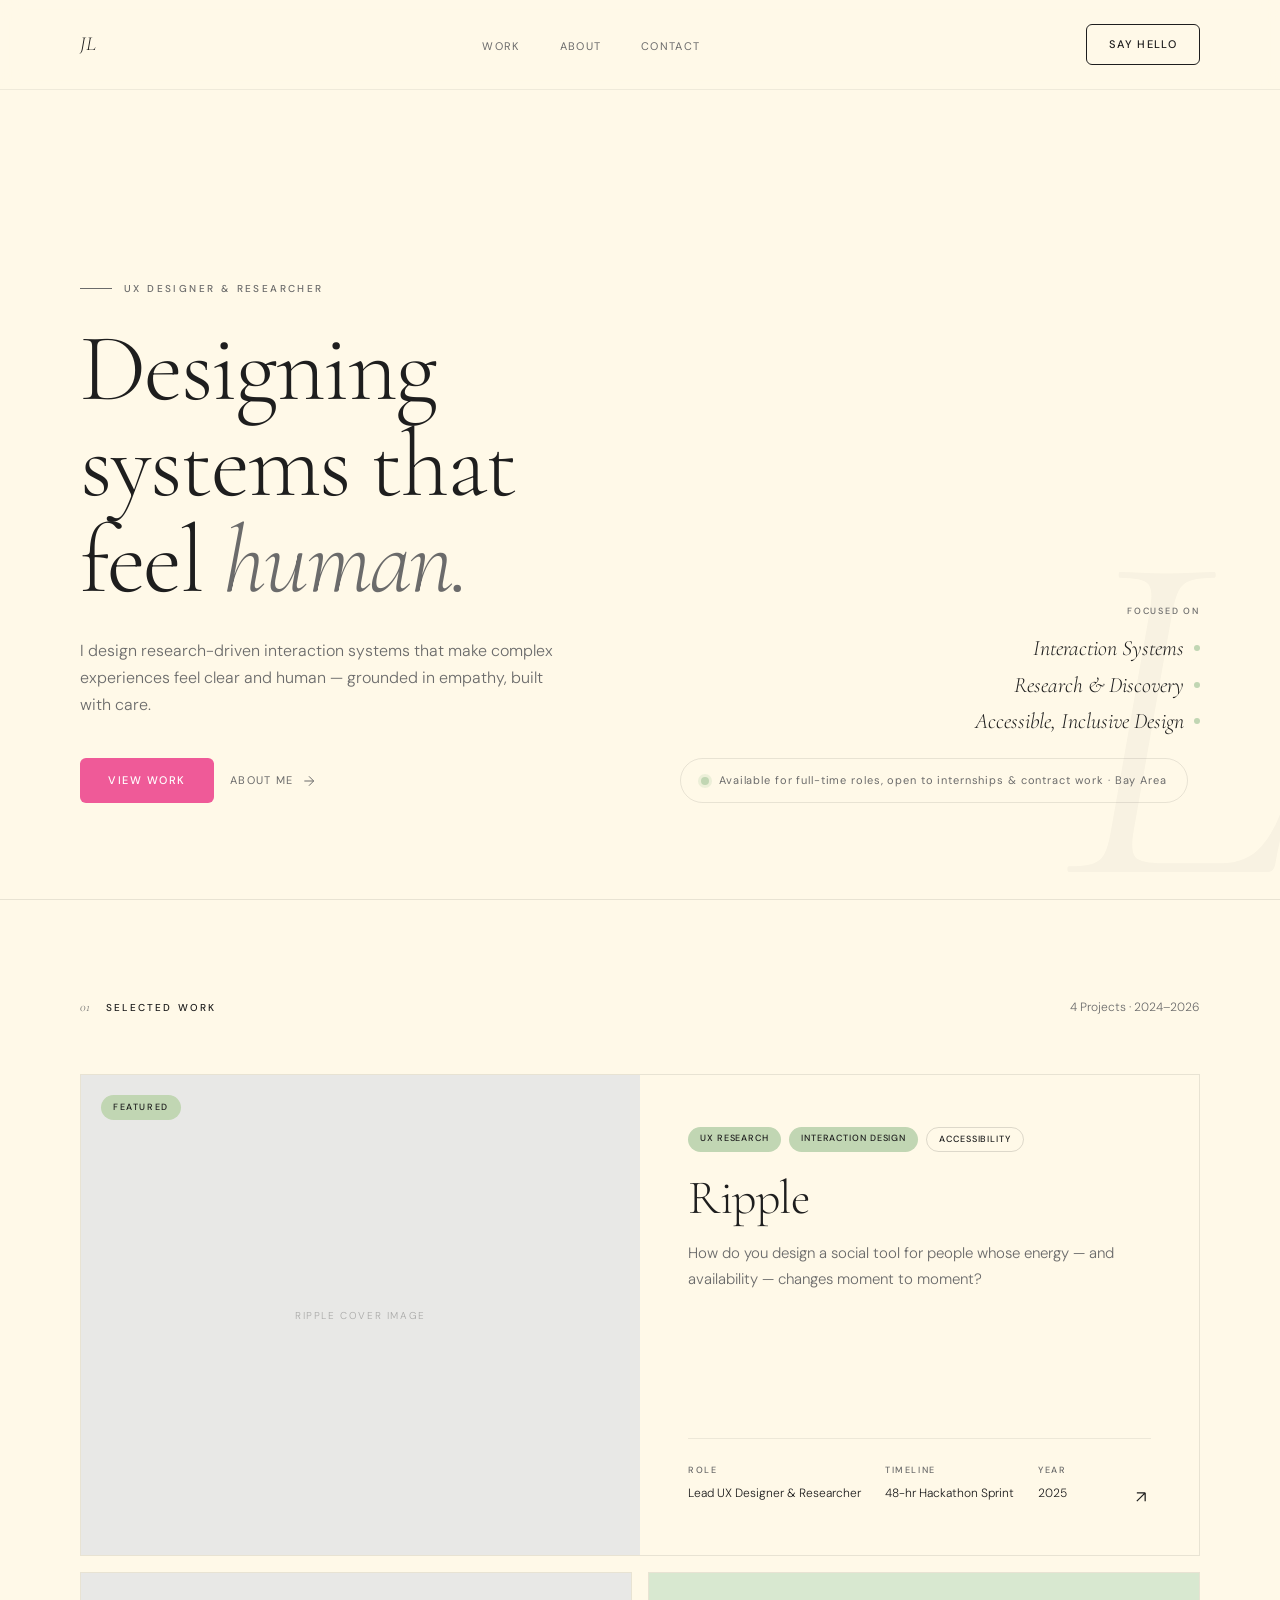
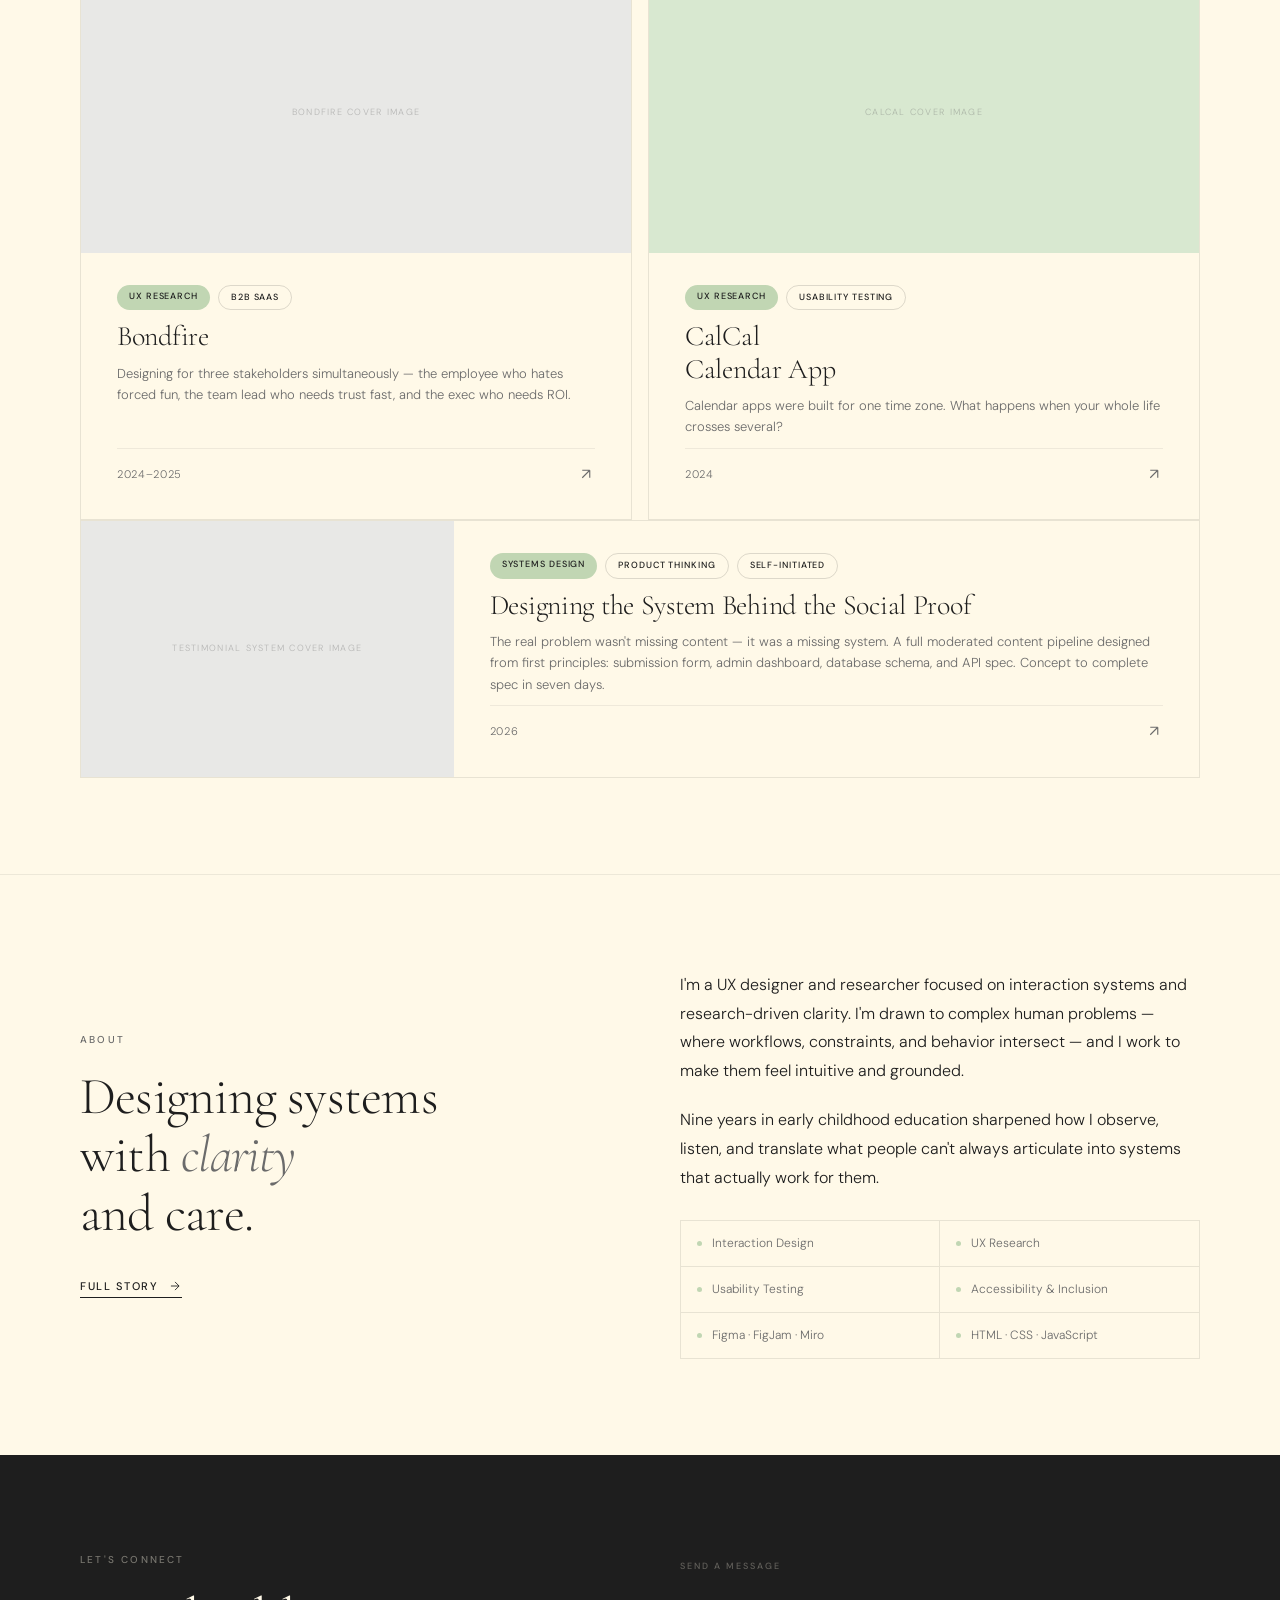
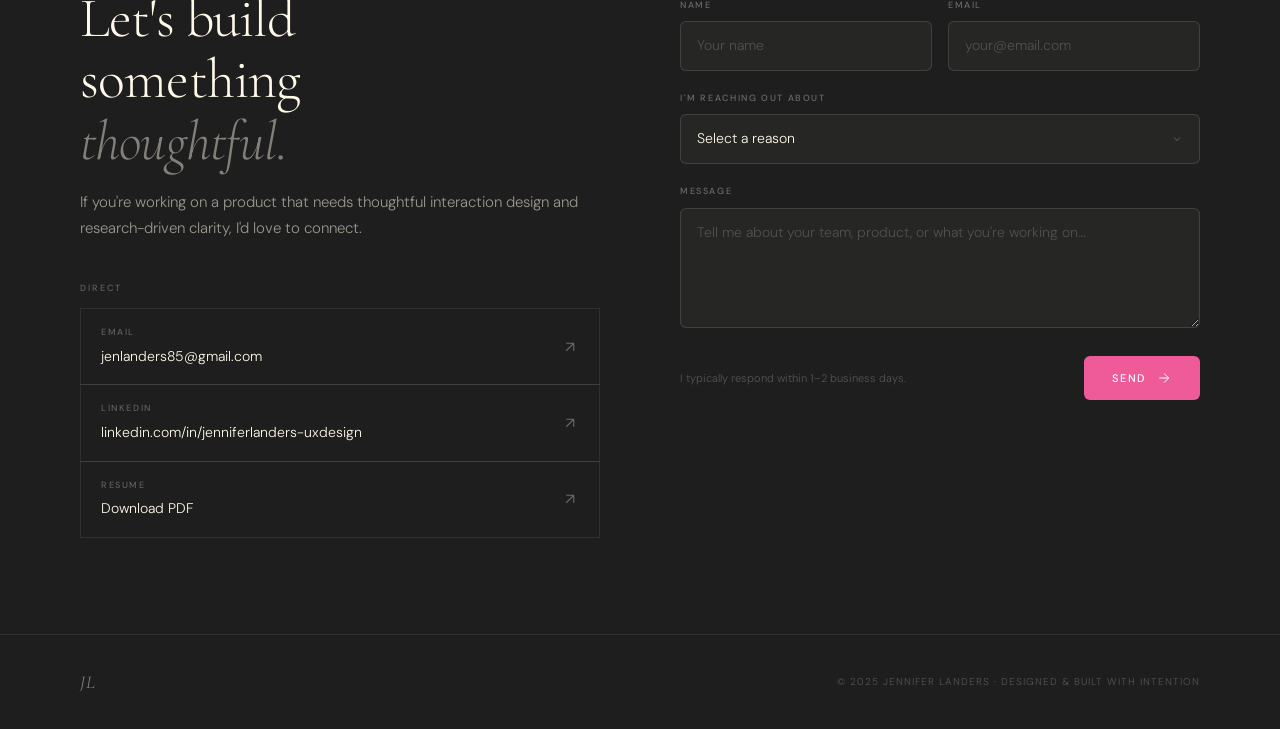
<file: index.html>
<!doctype html>
<html lang="en">
  <head>
    <meta charset="UTF-8" />
    <meta name="viewport" content="width=device-width, initial-scale=1.0" />
    <title>Jennifer Landers — UX Designer & Researcher</title>
    <link rel="preconnect" href="https://fonts.googleapis.com" />
    <link
      href="https://fonts.googleapis.com/css2?family=Cormorant+Garamond:ital,wght@0,300;0,400;1,300;1,400&family=DM+Sans:wght@300;400;500&display=swap"
      rel="stylesheet"
    />

    <link rel="stylesheet" href="css/shared.css" />
    <link rel="stylesheet" href="css/index.css" />
  </head>
  <body>
    <!-- ── NAV ── -->
    <nav id="nav">
      <a href="index.html" class="nav-monogram">JL</a>
      <ul class="nav-links">
        <li><a href="#work">Work</a></li>
        <li><a href="about2.html">About</a></li>
        <li><a href="#contact">Contact</a></li>
      </ul>
      <a href="#contact" class="nav-cta">Say Hello</a>
    </nav>

    <!-- ── HERO ── -->
    <section class="hero">
      <div class="hero-left fade-up">
        <div class="hero-eyebrow">UX Designer & Researcher</div>
        <h1 class="hero-h1">
          Designing<br />systems that<br />feel <em>human.</em>
        </h1>
        <p class="hero-sub">
          I design research-driven interaction systems that make complex
          experiences feel clear and human — grounded in empathy, built with
          care.
        </p>
        <div class="hero-actions">
          <a href="#work" class="btn-primary">View Work</a>
          <a href="about2.html" class="btn-ghost">
            About Me
            <svg
              width="16"
              height="16"
              fill="none"
              stroke="currentColor"
              stroke-width="1.5"
              viewBox="0 0 24 24"
            >
              <path d="M5 12h14M12 5l7 7-7 7" />
            </svg>
          </a>
        </div>
      </div>

      <div class="hero-right fade-up" style="transition-delay: 120ms">
        <div class="hero-descriptor">
          <div class="hero-descriptor-label">Focused on</div>
          <ul class="descriptor-list">
            <li>Interaction Systems <span></span></li>
            <li>Research & Discovery <span></span></li>
            <li>Accessible, Inclusive Design <span></span></li>
          </ul>
        </div>
        <div class="hero-availability">
          <div class="availability-dot"></div>
          <span class="availability-text">
            Available for full-time roles, open to internships & contract work ·
            Bay Area
          </span>
        </div>
      </div>
    </section>

    <!-- ── WORK ── -->
    <section id="work">
      <div class="work-header fade-up">
        <div class="work-header-left">
          <span class="section-number">01</span>
          <span class="section-title">Selected Work</span>
        </div>
        <div class="work-header-right">4 Projects · 2024–2026</div>
      </div>

      <!-- ── FEATURED: RIPPLE ── -->
      <!--
        FEATURED PROJECT: Ripple
        strongest research story, most personal project,
        and deepest accessibility thinking. Goes first.
 
        IMAGE: When ready, replace the inner div with:
        <img src="images/ripple-cover.jpg"
             alt="Ripple — social energy awareness app"
             style="width:100%;height:100%;object-fit:cover;">
      -->
      <a href="ripple2.html" class="featured-card fade-up">
        <div class="featured-img">
          <div class="featured-img-fill">
            <span class="img-placeholder-text">Ripple cover image</span>
          </div>
          <div class="featured-card-label">Featured</div>
        </div>
        <div class="featured-content">
          <div class="featured-content-top">
            <div class="featured-tags">
              <span class="card-tag">UX Research</span>
              <span class="card-tag">Interaction Design</span>
              <span class="card-tag outline">Accessibility</span>
            </div>
            <div class="featured-title">Ripple</div>
            <p class="featured-desc">
              How do you design a social tool for people whose energy — and
              availability — changes moment to moment?
            </p>
          </div>
          <div class="featured-meta">
            <div class="featured-meta-item">
              <div class="featured-meta-label">Role</div>
              <div class="featured-meta-value">
                Lead UX Designer & Researcher
              </div>
            </div>
            <div class="featured-meta-item">
              <div class="featured-meta-label">Timeline</div>
              <div class="featured-meta-value">48-hr Hackathon Sprint</div>
            </div>
            <div class="featured-meta-item">
              <div class="featured-meta-label">Year</div>
              <div class="featured-meta-value">2025</div>
            </div>
          </div>
        </div>
        <svg
          class="featured-card-arrow"
          width="20"
          height="20"
          fill="none"
          stroke="currentColor"
          stroke-width="1.5"
          viewBox="0 0 24 24"
        >
          <path d="M7 17L17 7M17 7H7M17 7v10" />
        </svg>
      </a>

      <!-- ── WORK GRID: BONDFIRE + CALCAL ── -->
      <div class="work-grid">
        <!-- BONDFIRE -->
        <!--
          IMAGE: When ready, replace the inner div with:
          <img src="images/bondfire-cover.jpg"
               alt="Bondfire — Slack team engagement app"
               style="width:100%;height:100%;object-fit:cover;">
        -->
        <a href="bondfire2.html" class="work-card fade-up">
          <div class="work-card-img">
            <div class="work-card-img-inner">
              <span
                class="img-placeholder-text"
                style="
                  opacity: 0.4;
                  font-size: 9px;
                  letter-spacing: 0.14em;
                  text-transform: uppercase;
                  color: var(--mid-gray);
                "
              >
                Bondfire cover image
              </span>
            </div>
          </div>
          <div class="work-card-body">
            <div class="work-card-tags">
              <span class="card-tag">UX Research</span>
              <span class="card-tag outline">B2B SaaS</span>
            </div>
            <div class="work-card-title">Bondfire</div>
            <p class="work-card-desc">
              Designing for three stakeholders simultaneously — the employee who
              hates forced fun, the team lead who needs trust fast, and the exec
              who needs ROI.
            </p>
            <div class="work-card-footer">
              <span class="work-card-year">2024–2025</span>
              <svg
                class="work-card-arrow"
                width="18"
                height="18"
                fill="none"
                stroke="currentColor"
                stroke-width="1.5"
                viewBox="0 0 24 24"
              >
                <path d="M7 17L17 7M17 7H7M17 7v10" />
              </svg>
            </div>
          </div>
        </a>

        <!-- CALCAL -->
        <!--
          IMAGE: When ready, replace the inner div with:
          <img src="images/calcal-cover.jpg"
               alt="CalCal — calendar app for international scheduling"
               style="width:100%;height:100%;object-fit:cover;">
        -->
        <a
          href="calcal2.html"
          class="work-card fade-up"
          style="transition-delay: 80ms"
        >
          <div class="work-card-img">
            <div class="work-card-img-inner">
              <span
                class="img-placeholder-text"
                style="
                  opacity: 0.4;
                  font-size: 9px;
                  letter-spacing: 0.14em;
                  text-transform: uppercase;
                  color: var(--mid-gray);
                "
              >
                CalCal cover image
              </span>
            </div>
          </div>
          <div class="work-card-body">
            <div class="work-card-tags">
              <span class="card-tag">UX Research</span>
              <span class="card-tag outline">Usability Testing</span>
            </div>
            <div class="work-card-title">CalCal<br />Calendar App</div>
            <p class="work-card-desc">
              Calendar apps were built for one time zone. What happens when your
              whole life crosses several?
            </p>
            <div class="work-card-footer">
              <span class="work-card-year">2024</span>
              <svg
                class="work-card-arrow"
                width="18"
                height="18"
                fill="none"
                stroke="currentColor"
                stroke-width="1.5"
                viewBox="0 0 24 24"
              >
                <path d="M7 17L17 7M17 7H7M17 7v10" />
              </svg>
            </div>
          </div>
        </a>
      </div>

      <!-- TESTIMONIAL SYSTEM — full-width fourth card -->
      <!--
        Spans full width. The 2-col layout (image left, content right)
        gives it visual weight without elevating it above the featured card.
 
        IMAGE: When ready, replace the inner div with:
        <img src="images/testimonial-cover.jpg"
             alt="Testimonial system — submission form and admin dashboard"
             style="width:100%;height:100%;object-fit:cover;">
      -->
      <a
        href="testimonial2.html"
        class="work-card fade-up"
        style="
          grid-column: 1/-1;
          display: grid;
          grid-template-columns: 1fr 2fr;
          transition-delay: 120ms;
        "
      >
        <div class="work-card-img" style="height: 100%; min-height: 220px">
          <div class="work-card-img-inner">
            <span
              class="img-placeholder-text"
              style="
                opacity: 0.4;
                font-size: 9px;
                letter-spacing: 0.14em;
                text-transform: uppercase;
                color: var(--mid-gray);
              "
            >
              Testimonial system cover image
            </span>
          </div>
        </div>
        <div class="work-card-body">
          <div class="work-card-tags">
            <span class="card-tag">Systems Design</span>
            <span class="card-tag outline">Product Thinking</span>
            <span class="card-tag outline">Self-Initiated</span>
          </div>
          <div class="work-card-title">
            Designing the System Behind the Social Proof
          </div>
          <p class="work-card-desc">
            The real problem wasn't missing content — it was a missing system. A
            full moderated content pipeline designed from first principles:
            submission form, admin dashboard, database schema, and API spec.
            Concept to complete spec in seven days.
          </p>
          <div class="work-card-footer">
            <span class="work-card-year">2026</span>
            <svg
              class="work-card-arrow"
              width="18"
              height="18"
              fill="none"
              stroke="currentColor"
              stroke-width="1.5"
              viewBox="0 0 24 24"
            >
              <path d="M7 17L17 7M17 7H7M17 7v10" />
            </svg>
          </div>
        </div>
      </a>
    </section>

    <!-- ── ABOUT BLURB ── -->
    <section id="about-blurb" class="fade-up">
      <div class="about-blurb-left">
        <div class="about-blurb-eyebrow">About</div>
        <h2 class="about-blurb-h2">
          Designing systems<br />with <em>clarity</em><br />and care.
        </h2>
        <a href="about2.html" class="about-blurb-link">
          Full Story
          <svg
            width="14"
            height="14"
            fill="none"
            stroke="currentColor"
            stroke-width="1.5"
            viewBox="0 0 24 24"
          >
            <path d="M5 12h14M12 5l7 7-7 7" />
          </svg>
        </a>
      </div>
      <div class="about-blurb-right">
        <p class="about-blurb-p">
          I'm a UX designer and researcher focused on interaction systems and
          research-driven clarity. I'm drawn to complex human problems — where
          workflows, constraints, and behavior intersect — and I work to make
          them feel intuitive and grounded.
        </p>
        <p class="about-blurb-p">
          Nine years in early childhood education sharpened how I observe,
          listen, and translate what people can't always articulate into systems
          that actually work for them.
        </p>
        <div class="about-capabilities">
          <div class="capability-item">
            <div class="capability-dot"></div>
            Interaction Design
          </div>
          <div class="capability-item">
            <div class="capability-dot"></div>
            UX Research
          </div>
          <div class="capability-item">
            <div class="capability-dot"></div>
            Usability Testing
          </div>
          <div class="capability-item">
            <div class="capability-dot"></div>
            Accessibility & Inclusion
          </div>
          <div class="capability-item">
            <div class="capability-dot"></div>
            Figma · FigJam · Miro
          </div>
          <div class="capability-item">
            <div class="capability-dot"></div>
            HTML · CSS · JavaScript
          </div>
        </div>
      </div>
    </section>

    <!-- ── CONTACT ── -->
    <section id="contact" class="fade-up">
      <div class="contact-left">
        <div class="contact-top">
          <div class="contact-eyebrow">Let's Connect</div>
          <h2 class="contact-h2">
            Let's build<br />something<br /><em>thoughtful.</em>
          </h2>
          <p class="contact-p">
            If you're working on a product that needs thoughtful interaction
            design and research-driven clarity, I'd love to connect.
          </p>
        </div>
        <div class="contact-links">
          <div class="contact-links-label">Direct</div>

          <a href="mailto:jenlanders85@gmail.com" class="contact-link">
            <div class="contact-link-left">
              <span class="contact-link-label">Email</span>
              <span class="contact-link-value">jenlanders85@gmail.com</span>
            </div>
            <svg
              class="contact-link-arrow"
              width="18"
              height="18"
              fill="none"
              stroke="currentColor"
              stroke-width="1.5"
              viewBox="0 0 24 24"
            >
              <path d="M7 17L17 7M17 7H7M17 7v10" />
            </svg>
          </a>

          <a
            href="https://linkedin.com/in/jenniferlanders-uxdesign"
            class="contact-link"
            target="_blank"
            rel="noopener"
          >
            <div class="contact-link-left">
              <span class="contact-link-label">LinkedIn</span>
              <span class="contact-link-value"
                >linkedin.com/in/jenniferlanders-uxdesign</span
              >
            </div>
            <svg
              class="contact-link-arrow"
              width="18"
              height="18"
              fill="none"
              stroke="currentColor"
              stroke-width="1.5"
              viewBox="0 0 24 24"
            >
              <path d="M7 17L17 7M17 7H7M17 7v10" />
            </svg>
          </a>

          <!--
           add jennifer-landers-resume.pdf to files
          -->
          <a
            href="jennifer-landers-resume.pdf"
            class="contact-link"
            target="_blank"
          >
            <div class="contact-link-left">
              <span class="contact-link-label">Resume</span>
              <span class="contact-link-value">Download PDF</span>
            </div>
            <svg
              class="contact-link-arrow"
              width="18"
              height="18"
              fill="none"
              stroke="currentColor"
              stroke-width="1.5"
              viewBox="0 0 24 24"
            >
              <path d="M7 17L17 7M17 7H7M17 7v10" />
            </svg>
          </a>
        </div>
      </div>

      <div class="contact-right">
        <div class="contact-form-label">Send a Message</div>
        <div class="contact-form-wrap">
          <form class="contact-form" id="contactForm" novalidate>
            <div class="form-row">
              <div class="form-field" id="field-name">
                <label for="contact-name">Name</label>
                <input
                  type="text"
                  id="contact-name"
                  name="name"
                  placeholder="Your name"
                  autocomplete="name"
                />
                <span class="form-error-msg">Please enter your name.</span>
              </div>
              <div class="form-field" id="field-email">
                <label for="contact-email">Email</label>
                <input
                  type="email"
                  id="contact-email"
                  name="email"
                  placeholder="your@email.com"
                  autocomplete="email"
                />
                <span class="form-error-msg">Please enter a valid email.</span>
              </div>
            </div>
            <div class="form-field" id="field-reason">
              <label for="contact-reason">I'm reaching out about</label>
              <select id="contact-reason" name="reason">
                <option value="" disabled selected>Select a reason</option>
                <option value="fulltime">Full-time role</option>
                <option value="contract">Freelance / contract</option>
                <option value="collab">Collaboration</option>
                <option value="other">Something else</option>
              </select>
            </div>
            <div class="form-field" id="field-message">
              <label for="contact-message">Message</label>
              <textarea
                id="contact-message"
                name="message"
                placeholder="Tell me about your team, product, or what you're working on…"
              ></textarea>
              <span class="form-error-msg">Please add a message.</span>
            </div>
            <div class="form-submit-row">
              <span class="form-note"
                >I typically respond within 1–2 business days.</span
              >
              <button type="submit" class="btn-form-submit">
                Send
                <svg
                  width="16"
                  height="16"
                  fill="none"
                  stroke="currentColor"
                  stroke-width="1.5"
                  viewBox="0 0 24 24"
                >
                  <path d="M5 12h14M12 5l7 7-7 7" />
                </svg>
              </button>
            </div>
          </form>

          <div class="form-success" id="formSuccess">
            <div class="form-success-icon">
              <svg
                width="20"
                height="20"
                fill="none"
                stroke="currentColor"
                stroke-width="1.5"
                viewBox="0 0 24 24"
              >
                <path d="M20 6L9 17l-5-5" />
              </svg>
            </div>
            <h3>Message sent.</h3>
            <p>
              Thank you for reaching out — I'll be in touch within 1–2 business
              days.
            </p>
          </div>
        </div>
      </div>
    </section>

    <!-- ── FOOTER ── -->
    <footer>
      <a href="index.html" class="footer-monogram">JL</a>
      <span class="footer-copy"
        >© 2025 Jennifer Landers · Designed & built with intention</span
      >
    </footer>

    <!--
      JS PATH NOTE:
      Currently using javascript/index.js.
      If index.js is in the root folder: src="index.js"
      If it's in a /js subfolder: src="js/index.js"
    -->
    <script src="javascript/index.js"></script>
  </body>
</html>
</file>
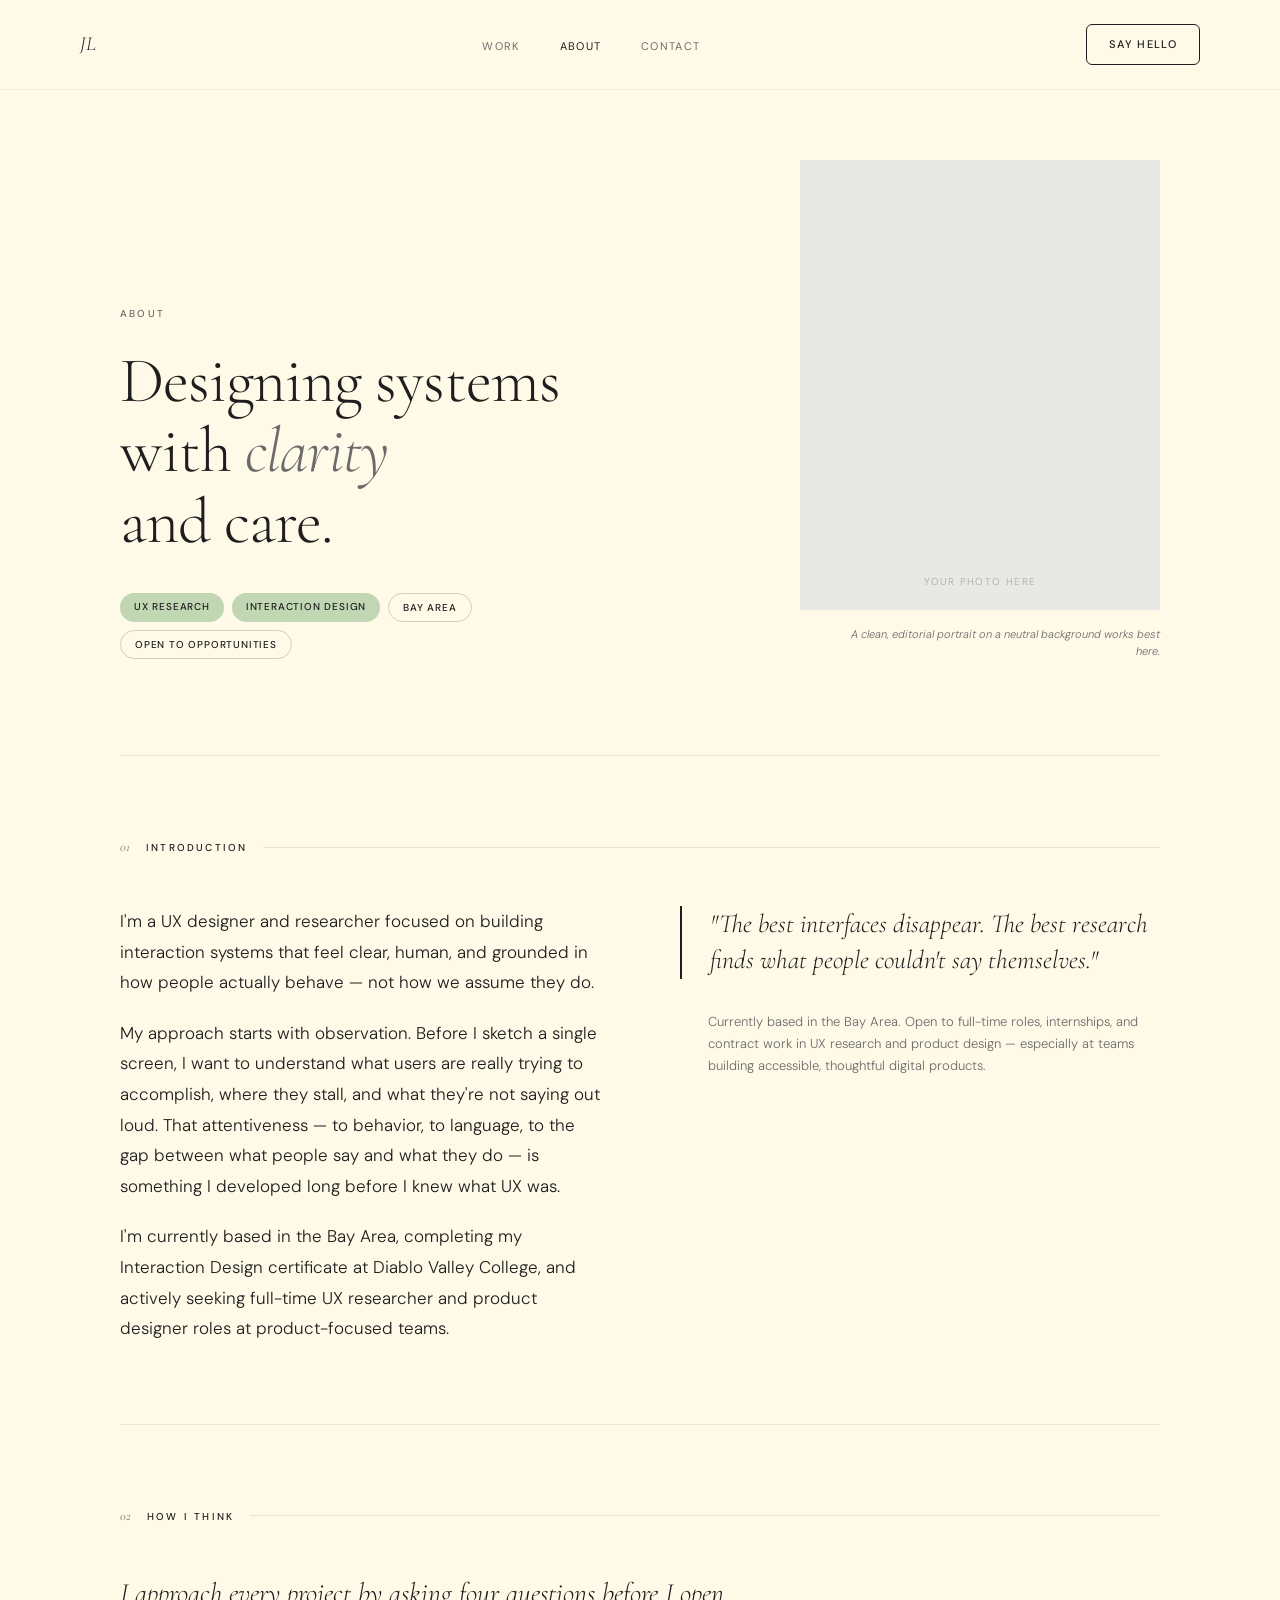
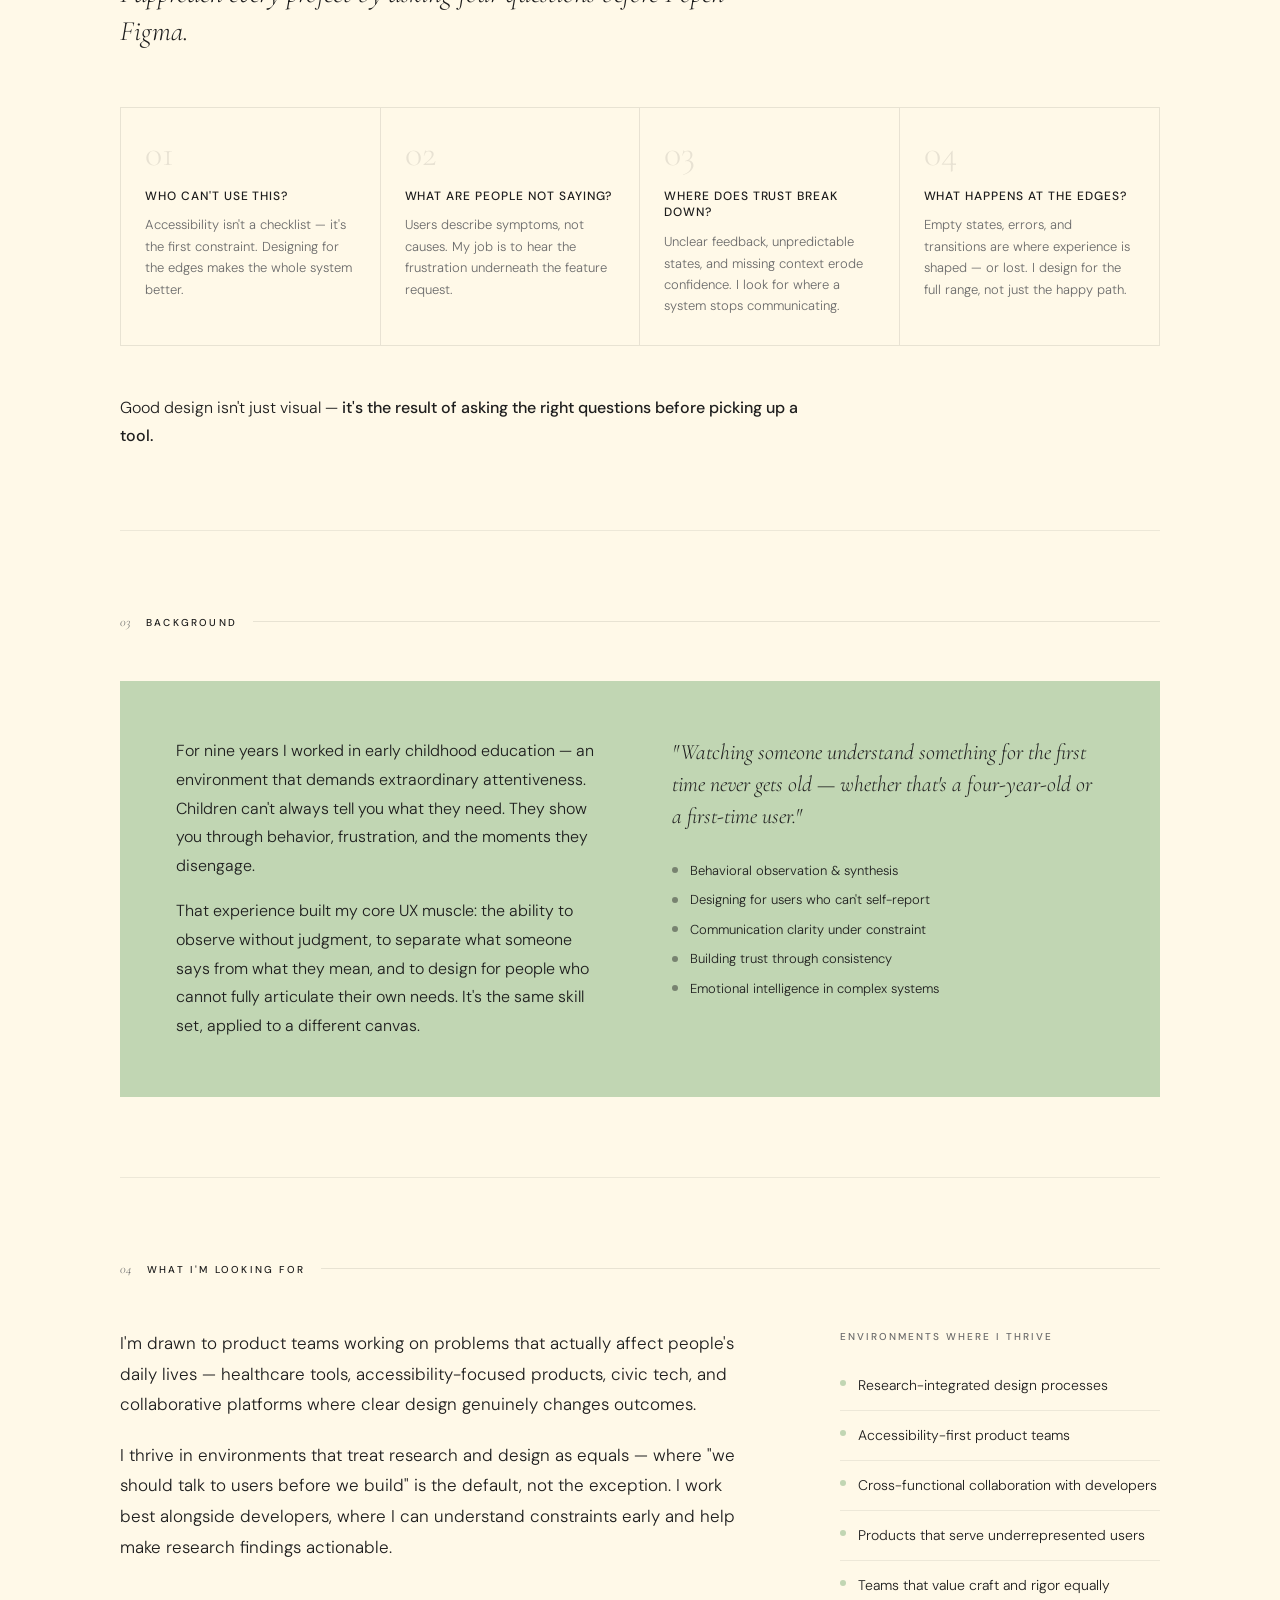
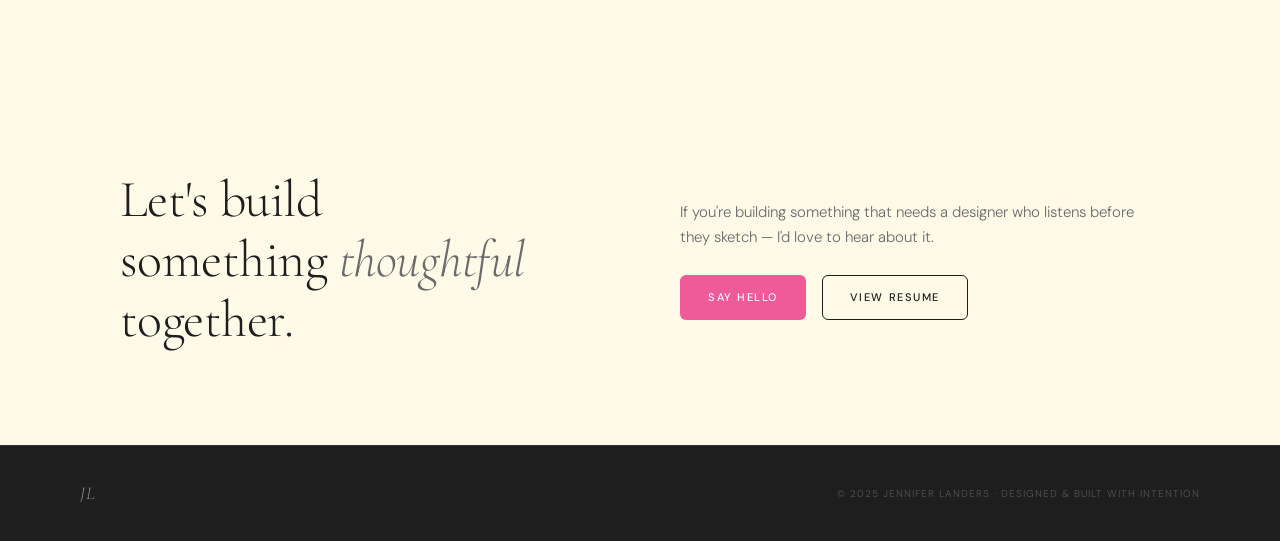
<file: about.html>
<!doctype html>
<html lang="en">
  <head>
    <meta charset="UTF-8" />
    <meta name="viewport" content="width=device-width, initial-scale=1.0" />
    <title>About — Jennifer Landers · UX Designer & Researcher</title>
    <link rel="preconnect" href="https://fonts.googleapis.com" />
    <link
      href="https://fonts.googleapis.com/css2?family=Cormorant+Garamond:ital,wght@0,300;0,400;1,300;1,400&family=DM+Sans:wght@300;400;500&display=swap"
      rel="stylesheet"
    />
    <link rel="stylesheet" href="css/shared.css" />
    <link rel="stylesheet" href="css/about.css" />
  </head>
  <body>
    <!-- ── NAV ── -->
    <!--
    STRUCTURE NOTE: About link has class="active" here.
  -->
    <nav>
      <a href="index.html" class="nav-monogram">JL</a>
      <ul class="nav-links">
        <li><a href="index.html#work">Work</a></li>
        <li><a href="about.html" class="active">About</a></li>
        <li><a href="index.html#contact">Contact</a></li>
      </ul>
      <a href="index.html#contact" class="nav-cta">Say Hello</a>
    </nav>

    <div class="page">
      <!-- ══════════════════════════════════════════
         HERO
         2-col on desktop: headline + tags left,
         portrait frame right.
         Mobile: stacked, portrait below headline.
    ══════════════════════════════════════════ -->
      <div class="hero fade-up">
        <div class="hero-left">
          <div class="hero-label">About</div>

          <!--
          COPY NOTE: This H1 Update if you find a line that feels more you.
        -->
          <h1 class="hero-h1">
            Designing systems<br />with <em>clarity</em><br />and care.
          </h1>

          <!--
          TAG NOTE: Mix of filled and outline tags.
          Keep to 4 tags max 
        -->
          <div class="hero-tags">
            <span class="tag">UX Research</span>
            <span class="tag">Interaction Design</span>
            <span class="tag outline">Bay Area</span>
            <span class="tag outline">Open to Opportunities</span>
          </div>
        </div>

        <div class="hero-right">
          <!--
          PORTRAIT NOTE: This is a placeholder box.
          When you have your photo:
          1. Remove the <div class="portrait-frame"></div>
          2. Replace with:
             <img src="images/jennifer-landers.jpg"
                  alt="Jennifer Landers"
                  class="portrait-frame"
                  width="360" height="450">
          Recommended: 720×900px, JPG or WebP.
        -->
          <div class="portrait-frame"></div>

          <p class="portrait-note">
            A clean, editorial portrait on a neutral background works best here.
          </p>
        </div>
      </div>
      <!-- /hero -->

      <!-- ══════════════════════════════════════════
         SECTION 01 · INTRODUCTION
         2-col on desktop: prose left, pull quote right.
         Mobile: stacked.
    ══════════════════════════════════════════ -->
      <section class="fade-up">
        <div class="section-header">
          <span class="section-number">01</span>
          <span class="section-title">Introduction</span>
          <div class="section-rule"></div>
        </div>

        <div class="intro-grid">
          <div class="intro-prose">
            <!--
            COPY NOTE: 2–3 paragraphs. This is your longer intro —
            more personal than the homepage blurb.
            Para 1: who you are and what you care about.
            Para 2: how you approach the work.
            Para 3 (optional): what you're looking for right now.

            Update these with your final personal summary
            from your master career document.
          -->
            <p>
              I'm a UX designer and researcher focused on building interaction
              systems that feel clear, human, and grounded in how people
              actually behave — not how we assume they do.
            </p>
            <p>
              My approach starts with observation. Before I sketch a single
              screen, I want to understand what users are really trying to
              accomplish, where they stall, and what they're not saying out
              loud. That attentiveness — to behavior, to language, to the gap
              between what people say and what they do — is something I
              developed long before I knew what UX was.
            </p>
            <p>
              I'm currently based in the Bay Area, completing my Interaction
              Design certificate at Diablo Valley College, and actively seeking
              full-time UX researcher and product designer roles at
              product-focused teams.
            </p>
          </div>

          <div class="intro-aside">
            <!--
            PULL QUOTE NOTE: One sentence that captures your design POV.
            This should sound like something you'd actually say —
            not a generic design platitude.
            
            Update this with a line from your own voice.
          -->
            <div class="aside-pull">
              "The best interfaces disappear. The best research finds what
              people couldn't say themselves."
            </div>

            <!--
            ASIDE DETAIL NOTE: Supporting context under the pull quote.
            Keep this brief — 2–3 lines max.
            Currently: location + availability + openness to internships.
          -->
            <div class="aside-detail">
              Currently based in the Bay Area. Open to full-time roles,
              internships, and contract work in UX research and product design —
              especially at teams building accessible, thoughtful digital
              products.
            </div>
          </div>
        </div>
        <!-- /intro-grid -->
      </section>

      <!-- ══════════════════════════════════════════
         SECTION 02 · HOW I THINK
         Full-width intro sentence, then 4-lens bordered grid,
         then a closing statement.
    ══════════════════════════════════════════ -->
      <section class="fade-up">
        <div class="section-header">
          <span class="section-number">02</span>
          <span class="section-title">How I Think</span>
          <div class="section-rule"></div>
        </div>

        <!--
        COPY NOTE: This sentence frames the 4 lenses below.
        It should set up the grid — explain your design philosophy
        in one punchy line.
      -->
        <p class="lens-intro">
          I approach every project by asking four questions before I open Figma.
        </p>

        <!--
        LENS GRID NOTE: 4 bordered cells, each with a ghost number,
        a title in small caps, and a 1–2 sentence description.
        These are your design thinking lenses 

        Keep each description to 1–2 sentences. Too long and
        the grid loses its visual rhythm.
      -->
        <div class="lens-grid">
          <div class="lens-item">
            <div class="lens-item-number">01</div>
            <div class="lens-item-title">Who can't use this?</div>
            <div class="lens-item-desc">
              Accessibility isn't a checklist — it's the first constraint.
              Designing for the edges makes the whole system better.
            </div>
          </div>

          <div class="lens-item">
            <div class="lens-item-number">02</div>
            <div class="lens-item-title">What are people not saying?</div>
            <div class="lens-item-desc">
              Users describe symptoms, not causes. My job is to hear the
              frustration underneath the feature request.
            </div>
          </div>

          <div class="lens-item">
            <div class="lens-item-number">03</div>
            <div class="lens-item-title">Where does trust break down?</div>
            <div class="lens-item-desc">
              Unclear feedback, unpredictable states, and missing context erode
              confidence. I look for where a system stops communicating.
            </div>
          </div>

          <div class="lens-item">
            <div class="lens-item-number">04</div>
            <div class="lens-item-title">What happens at the edges?</div>
            <div class="lens-item-desc">
              Empty states, errors, and transitions are where experience is
              shaped — or lost. I design for the full range, not just the happy
              path.
            </div>
          </div>
        </div>
        <!-- /lens-grid -->

        <!--
        CLOSING NOTE: A single sentence that ties the 4 lenses together.
        The <strong> wraps the most important phrase.
      -->
        <p class="lens-closing">
          Good design isn't just visual —
          <strong
            >it's the result of asking the right questions before picking up a
            tool.</strong
          >
        </p>
      </section>

      <!-- ══════════════════════════════════════════
         SECTION 03 · BACKGROUND
         Green block, 2-col inside.
         Left: prose about ECE → UX.
         Right: pull quote + skill transfer list.

         FRAMING NOTE: This section does NOT say "career change"
         
         The skills built observing children who couldn't
         articulate their needs ARE UX skills.
    ══════════════════════════════════════════ -->
      <section class="fade-up">
        <div class="section-header">
          <span class="section-number">03</span>
          <span class="section-title">Background</span>
          <div class="section-rule"></div>
        </div>

        <div class="background-block">
          <div class="background-block-left">
            <!--
            COPY NOTE: This is where your ECE background lives.
            Frame it as: "this experience gave me X, which I now
            apply as Y in UX." Never apologetic, never a pivot story.
            Update with specifics from your master career document —
            what age groups, what types of environments, what you observed.
          -->
            <p>
              For nine years I worked in early childhood education — an
              environment that demands extraordinary attentiveness. Children
              can't always tell you what they need. They show you through
              behavior, frustration, and the moments they disengage.
            </p>
            <p>
              That experience built my core UX muscle: the ability to observe
              without judgment, to separate what someone says from what they
              mean, and to design for people who cannot fully articulate their
              own needs. It's the same skill set, applied to a different canvas.
            </p>
          </div>

          <div class="background-block-right">
            <!--
            CALLOUT NOTE: A memorable line from your background story.
            Should feel like something you'd say in an interview.
            Serif italic — keep it to 2–3 lines max.
          -->
            <div class="background-callout">
              "Watching someone understand something for the first time never
              gets old — whether that's a four-year-old or a first-time user."
            </div>

            <!--
            SKILL TRANSFER LIST NOTE: These are the transferable skills
            from ECE → UX. Each gets a small dot (defined in about.css
            via ::before). Keep each line to 3–5 words.
            These should mirror language from your resume.
          -->
            <div class="background-tags">
              <div class="background-tag-row">
                Behavioral observation & synthesis
              </div>
              <div class="background-tag-row">
                Designing for users who can't self-report
              </div>
              <div class="background-tag-row">
                Communication clarity under constraint
              </div>
              <div class="background-tag-row">
                Building trust through consistency
              </div>
              <div class="background-tag-row">
                Emotional intelligence in complex systems
              </div>
            </div>
          </div>
        </div>
        <!-- /background-block -->
      </section>

      <!-- ══════════════════════════════════════════
         SECTION 04 · WHAT I'M LOOKING FOR
         2fr/1fr grid on desktop.
         Left: prose about the kinds of teams/work want.
         Right: a short interest list with green dots.
    ══════════════════════════════════════════ -->
      <section class="fade-up">
        <div class="section-header">
          <span class="section-number">04</span>
          <span class="section-title">What I'm Looking For</span>
          <div class="section-rule"></div>
        </div>

        <div class="looking-grid">
          <div class="looking-prose">
            <!--
            COPY NOTE: Be specific here — not "I'm looking for a role
            where I can grow." Name the actual environments, problems,
            and team types that excite you.
            Update with specifics from your master career document
            about your target roles and company types.
          -->
            <p>
              I'm drawn to product teams working on problems that actually
              affect people's daily lives — healthcare tools,
              accessibility-focused products, civic tech, and collaborative
              platforms where clear design genuinely changes outcomes.
            </p>
            <p>
              I thrive in environments that treat research and design as equals
              — where "we should talk to users before we build" is the default,
              not the exception. I work best alongside developers, where I can
              understand constraints early and help make research findings
              actionable.
            </p>
          </div>

          <div class="looking-aside">
            <!--
            ASIDE LIST NOTE: Short, specific environments where you do
            your best work. Each gets a green dot (defined in about.css).
            These should feel honest — not aspirational boilerplate.
          -->
            <div class="looking-aside-label">Environments where I thrive</div>

            <div class="interest-item">
              <div class="interest-dot"></div>
              Research-integrated design processes
            </div>
            <div class="interest-item">
              <div class="interest-dot"></div>
              Accessibility-first product teams
            </div>
            <div class="interest-item">
              <div class="interest-dot"></div>
              Cross-functional collaboration with developers
            </div>
            <div class="interest-item">
              <div class="interest-dot"></div>
              Products that serve underrepresented users
            </div>
            <div class="interest-item">
              <div class="interest-dot"></div>
              Teams that value craft and rigor equally
            </div>
          </div>
        </div>
        <!-- /looking-grid -->
      </section>

      <!-- ══════════════════════════════════════════
         CTA BLOCK
         Not wrapped in <section> — it's a closing block.
         2-col on desktop: serif H2 left, copy + buttons right.
         Leads to the contact section on index.html.
    ══════════════════════════════════════════ -->
      <div class="cta-block fade-up">
        <div>
          <!--
          COPY NOTE: This headline mirrors the one on the homepage.
          The <em> word should be the emotional hook.
          "thoughtful" works — update if you find something
          that feels more authentically you.
        -->
          <h2 class="cta-h2">
            Let's build<br />something <em>thoughtful</em><br />together.
          </h2>
        </div>

        <div class="cta-right">
          <p>
            If you're building something that needs a designer who listens
            before they sketch — I'd love to hear about it.
          </p>
          <div class="cta-buttons">
            <!--
            BUTTON NOTE: Primary CTA goes to contact section on homepage.
            Secondary CTA links to your resume PDF.
            Update the resume href when you finalize the filename.
          -->
            <a href="index.html#contact" class="btn-primary">Say Hello</a>
            <a
              href="jennifer-landers-resume.pdf"
              class="btn-secondary"
              target="_blank"
              >View Resume</a
            >
          </div>
        </div>
      </div>
      <!-- /cta-block -->
    </div>
    <!-- /page -->

    <!-- ── FOOTER ── -->
    <!-- Same footer as index.html — JL monogram, your name in copy -->
    <footer>
      <a href="index.html" class="footer-monogram">JL</a>
      <span class="footer-copy"
        >© 2025 Jennifer Landers · Designed & built with intention</span
      >
    </footer>

    <!--
    JS NOTE: about.js is empty until  created
    The page works completely without it — all content visible,
    no scroll reveals yet.
  -->
    <script src="javascript/about.js"></script>
  </body>
</html>
</file>
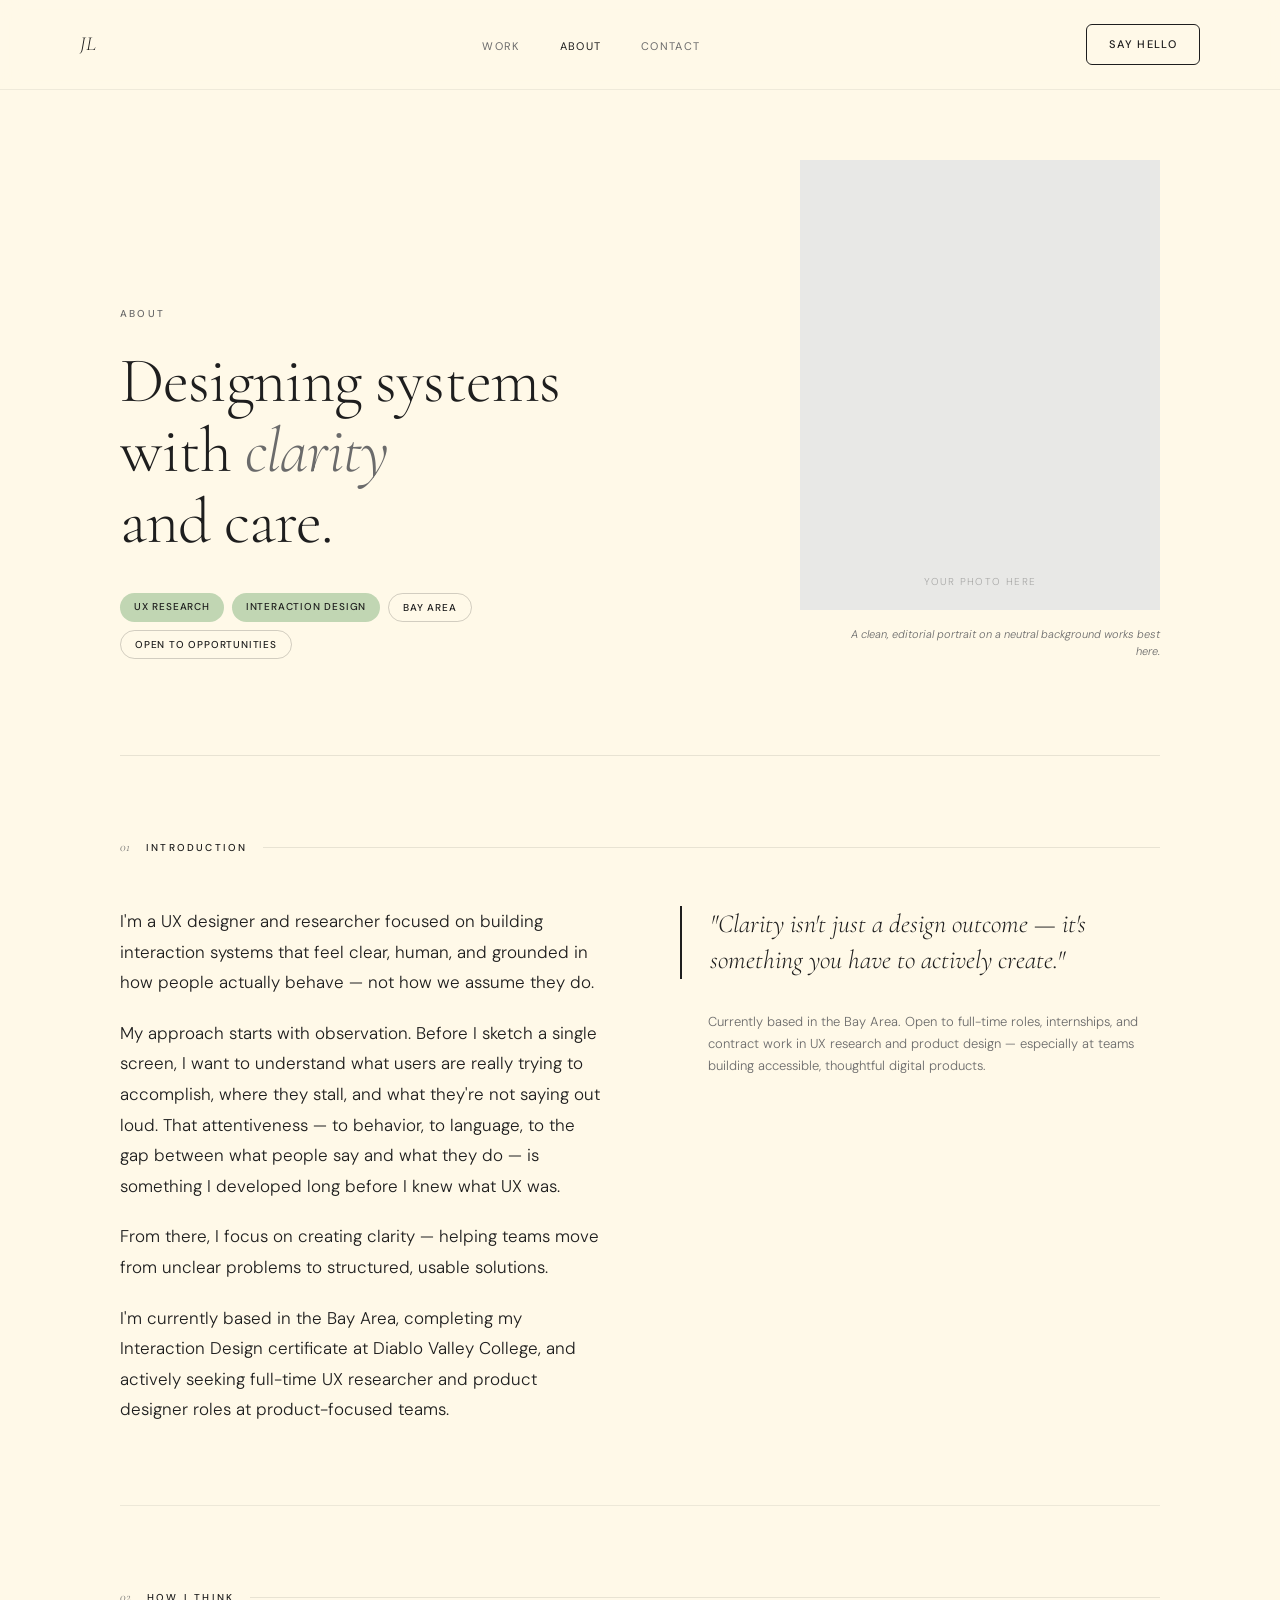
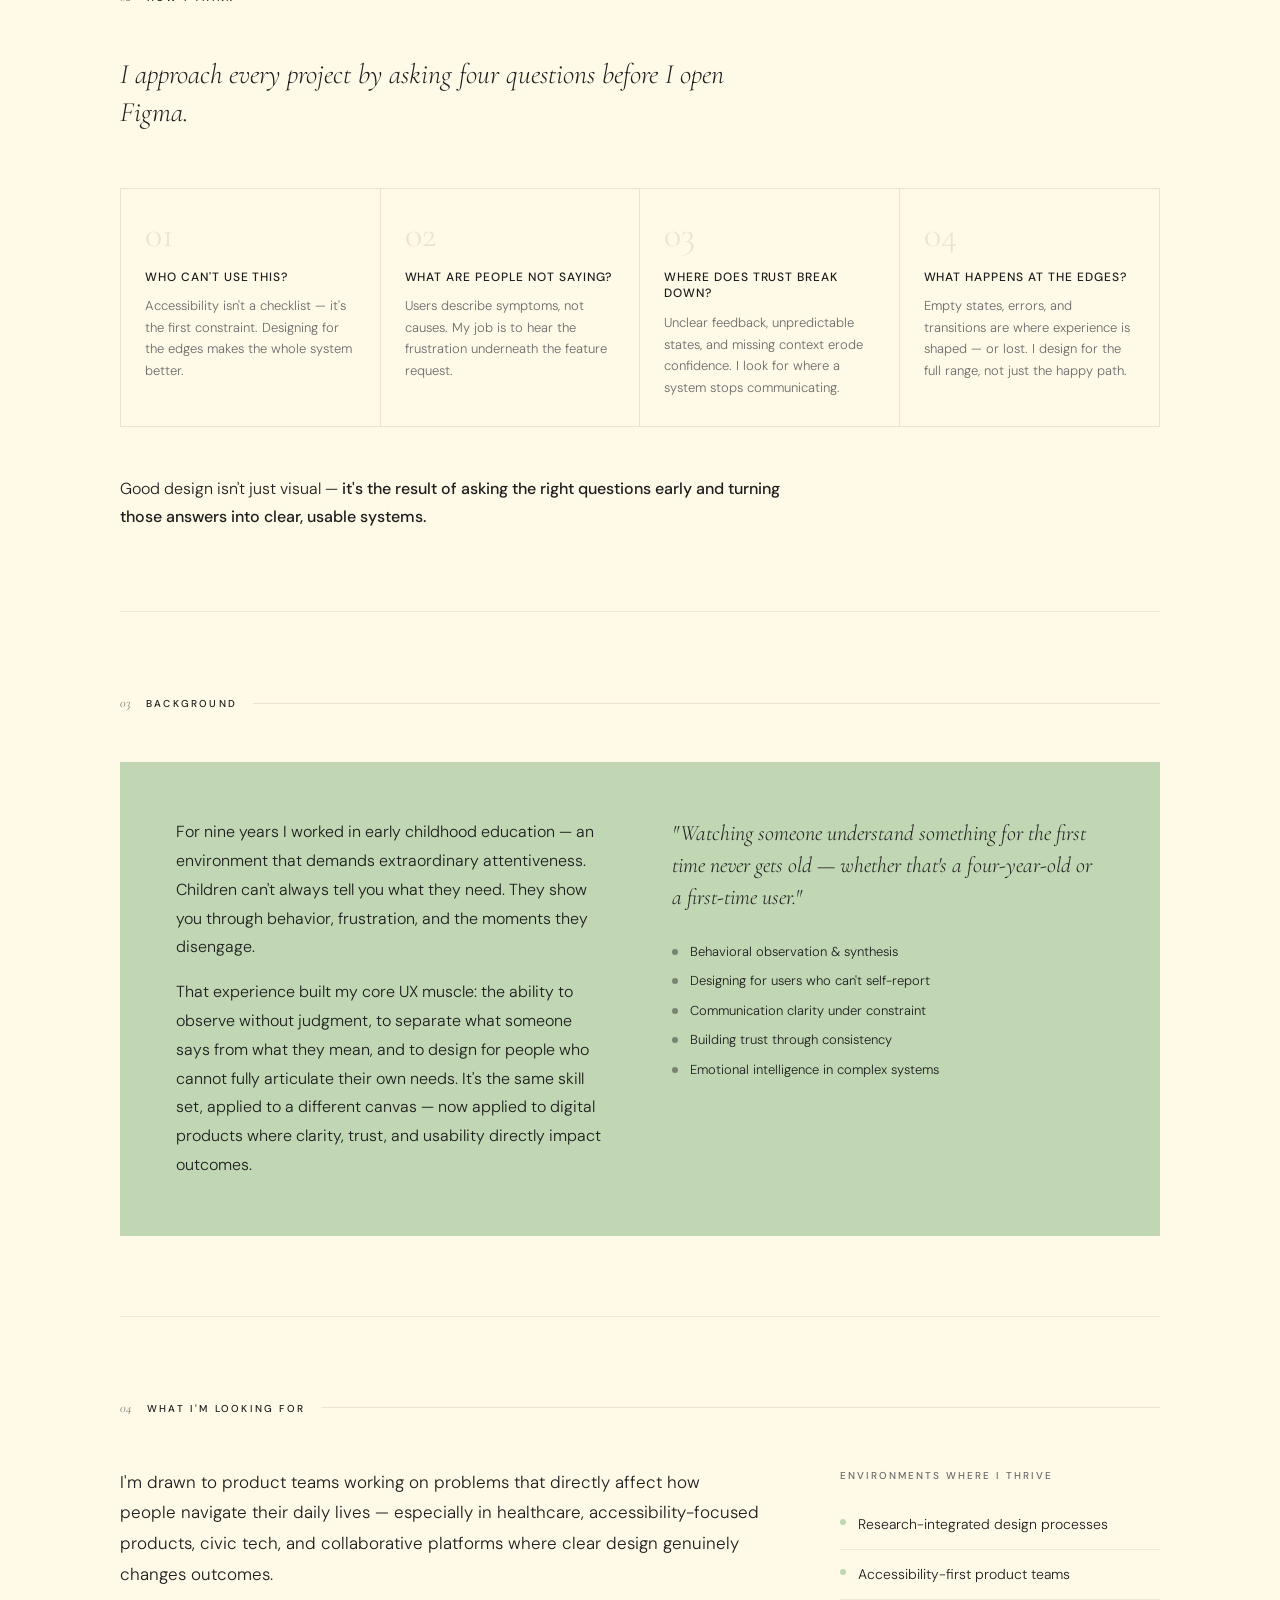
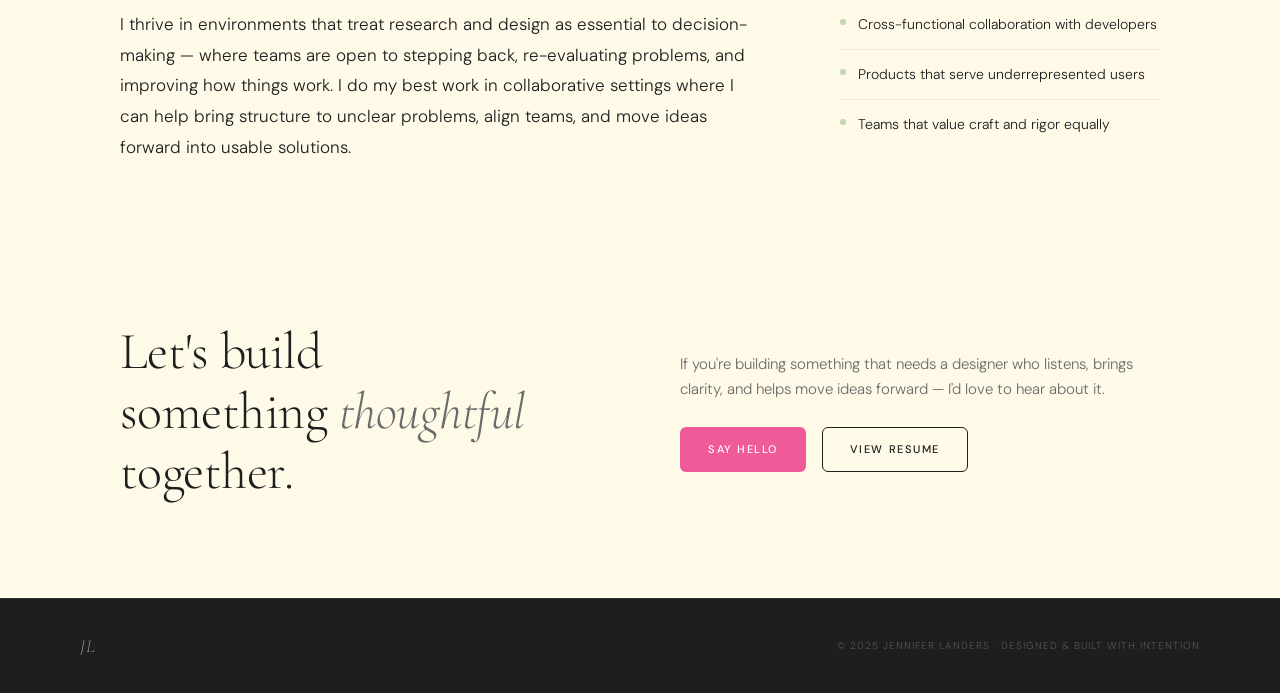
<file: about2.html>
<!doctype html>
<html lang="en">
  <head>
    <meta charset="UTF-8" />
    <meta name="viewport" content="width=device-width, initial-scale=1.0" />
    <title>About — Jennifer Landers · UX Designer & Researcher</title>
    <link rel="preconnect" href="https://fonts.googleapis.com" />
    <link
      href="https://fonts.googleapis.com/css2?family=Cormorant+Garamond:ital,wght@0,300;0,400;1,300;1,400&family=DM+Sans:wght@300;400;500&display=swap"
      rel="stylesheet"
    />
    <link rel="stylesheet" href="css/shared.css" />
    <link rel="stylesheet" href="css/about.css" />
  </head>
  <body>
    <!-- ── NAV ── -->
    <!--
    STRUCTURE NOTE: About link has class="active" here.
  -->
    <nav>
      <a href="index.html" class="nav-monogram">JL</a>
      <ul class="nav-links">
        <li><a href="index.html#work">Work</a></li>
        <li><a href="about.html" class="active">About</a></li>
        <li><a href="index.html#contact">Contact</a></li>
      </ul>
      <a href="index.html#contact" class="nav-cta">Say Hello</a>
    </nav>

    <div class="page">
      <!-- ══════════════════════════════════════════
         HERO
         2-col on desktop: headline + tags left,
         portrait frame right.
         Mobile: stacked, portrait below headline.
    ══════════════════════════════════════════ -->
      <div class="hero fade-up">
        <div class="hero-left">
          <div class="hero-label">About</div>

          <!--
          COPY NOTE: This H1 Update if you find a line that feels more you.
        -->
          <h1 class="hero-h1">
            Designing systems<br />with <em>clarity</em><br />and care.
          </h1>

          <!--
          TAG NOTE: Mix of filled and outline tags.
          Keep to 4 tags max
        -->
          <div class="hero-tags">
            <span class="tag">UX Research</span>
            <span class="tag">Interaction Design</span>
            <span class="tag outline">Bay Area</span>
            <span class="tag outline">Open to Opportunities</span>
          </div>
        </div>

        <div class="hero-right">
          <!--
          PORTRAIT NOTE: This is a placeholder box.
          When you have your photo:
          1. Remove the <div class="portrait-frame"></div>
          2. Replace with:
             <img src="images/jennifer-landers.jpg"
                  alt="Jennifer Landers"
                  class="portrait-frame"
                  width="360" height="450">
          Recommended: 720×900px, JPG or WebP.
        -->
          <div class="portrait-frame"></div>

          <p class="portrait-note">
            A clean, editorial portrait on a neutral background works best here.
          </p>
        </div>
      </div>
      <!-- /hero -->

      <!-- ══════════════════════════════════════════
         SECTION 01 · INTRODUCTION
         2-col on desktop: prose left, pull quote right.
         Mobile: stacked.
    ══════════════════════════════════════════ -->
      <section class="fade-up">
        <div class="section-header">
          <span class="section-number">01</span>
          <span class="section-title">Introduction</span>
          <div class="section-rule"></div>
        </div>

        <div class="intro-grid">
          <div class="intro-prose">
            <!--
            COPY NOTE: 2–3 paragraphs. This is your longer intro —
            more personal than the homepage blurb.
            Para 1: who you are and what you care about.
            Para 2: how you approach the work.
            Para 3 (optional): what you're looking for right now.

            Update these with your final personal summary
            from your master career document.
          -->
            <p>
              I'm a UX designer and researcher focused on building interaction
              systems that feel clear, human, and grounded in how people
              actually behave — not how we assume they do.
            </p>
            <p>
              My approach starts with observation. Before I sketch a single
              screen, I want to understand what users are really trying to
              accomplish, where they stall, and what they're not saying out
              loud. That attentiveness — to behavior, to language, to the gap
              between what people say and what they do — is something I
              developed long before I knew what UX was.
            </p>
            <p>
              From there, I focus on creating clarity — helping teams move from
              unclear problems to structured, usable solutions.
            </p>
            <p>
              I'm currently based in the Bay Area, completing my Interaction
              Design certificate at Diablo Valley College, and actively seeking
              full-time UX researcher and product designer roles at
              product-focused teams.
            </p>
          </div>

          <div class="intro-aside">
            <!--
            PULL QUOTE NOTE: One sentence that captures your design POV.
            This should sound like something you'd actually say —
            not a generic design platitude.

            Update this with a line from your own voice.
          -->
            <div class="aside-pull">
              "Clarity isn't just a design outcome — it's something you have to
              actively create."
            </div>

            <!--
            ASIDE DETAIL NOTE: Supporting context under the pull quote.
            Keep this brief — 2–3 lines max.
            Currently: location + availability + openness to internships.
          -->
            <div class="aside-detail">
              Currently based in the Bay Area. Open to full-time roles,
              internships, and contract work in UX research and product design —
              especially at teams building accessible, thoughtful digital
              products.
            </div>
          </div>
        </div>
        <!-- /intro-grid -->
      </section>

      <!-- ══════════════════════════════════════════
         SECTION 02 · HOW I THINK
         Full-width intro sentence, then 4-lens bordered grid,
         then a closing statement.
    ══════════════════════════════════════════ -->
      <section class="fade-up">
        <div class="section-header">
          <span class="section-number">02</span>
          <span class="section-title">How I Think</span>
          <div class="section-rule"></div>
        </div>

        <!--
        COPY NOTE: This sentence frames the 4 lenses below.
        It should set up the grid — explain your design philosophy
        in one punchy line.
      -->
        <p class="lens-intro">
          I approach every project by asking four questions before I open Figma.
        </p>

        <!--
        LENS GRID NOTE: 4 bordered cells, each with a ghost number,
        a title in small caps, and a 1–2 sentence description.
        These are your design thinking lenses

        Keep each description to 1–2 sentences. Too long and
        the grid loses its visual rhythm.
      -->
        <div class="lens-grid">
          <div class="lens-item">
            <div class="lens-item-number">01</div>
            <div class="lens-item-title">Who can't use this?</div>
            <div class="lens-item-desc">
              Accessibility isn't a checklist — it's the first constraint.
              Designing for the edges makes the whole system better.
            </div>
          </div>

          <div class="lens-item">
            <div class="lens-item-number">02</div>
            <div class="lens-item-title">What are people not saying?</div>
            <div class="lens-item-desc">
              Users describe symptoms, not causes. My job is to hear the
              frustration underneath the feature request.
            </div>
          </div>

          <div class="lens-item">
            <div class="lens-item-number">03</div>
            <div class="lens-item-title">Where does trust break down?</div>
            <div class="lens-item-desc">
              Unclear feedback, unpredictable states, and missing context erode
              confidence. I look for where a system stops communicating.
            </div>
          </div>

          <div class="lens-item">
            <div class="lens-item-number">04</div>
            <div class="lens-item-title">What happens at the edges?</div>
            <div class="lens-item-desc">
              Empty states, errors, and transitions are where experience is
              shaped — or lost. I design for the full range, not just the happy
              path.
            </div>
          </div>
        </div>
        <!-- /lens-grid -->

        <!--
        CLOSING NOTE: A single sentence that ties the 4 lenses together.
        The <strong> wraps the most important phrase.
      -->
        <p class="lens-closing">
          Good design isn't just visual —
          <strong
            >it's the result of asking the right questions early and turning
            those answers into clear, usable systems.</strong
          >
        </p>
      </section>

      <!-- ══════════════════════════════════════════
         SECTION 03 · BACKGROUND
         Green block, 2-col inside.
         Left: prose about ECE → UX.
         Right: pull quote + skill transfer list.

         FRAMING NOTE: This section does NOT say "career change"

         The skills built observing children who couldn't
         articulate their needs ARE UX skills.
    ══════════════════════════════════════════ -->
      <section class="fade-up">
        <div class="section-header">
          <span class="section-number">03</span>
          <span class="section-title">Background</span>
          <div class="section-rule"></div>
        </div>

        <div class="background-block">
          <div class="background-block-left">
            <!--
            COPY NOTE: This is where your ECE background lives.
            Frame it as: "this experience gave me X, which I now
            apply as Y in UX." Never apologetic, never a pivot story.
            Update with specifics from your master career document —
            what age groups, what types of environments, what you observed.
          -->
            <p>
              For nine years I worked in early childhood education — an
              environment that demands extraordinary attentiveness. Children
              can't always tell you what they need. They show you through
              behavior, frustration, and the moments they disengage.
            </p>
            <p>
              That experience built my core UX muscle: the ability to observe
              without judgment, to separate what someone says from what they
              mean, and to design for people who cannot fully articulate their
              own needs. It's the same skill set, applied to a different canvas
              — now applied to digital products where clarity, trust, and
              usability directly impact outcomes.
            </p>
          </div>

          <div class="background-block-right">
            <!--
            CALLOUT NOTE: A memorable line from your background story.
            Should feel like something you'd say in an interview.
            Serif italic — keep it to 2–3 lines max.
          -->
            <div class="background-callout">
              "Watching someone understand something for the first time never
              gets old — whether that's a four-year-old or a first-time user."
            </div>

            <!--
            SKILL TRANSFER LIST NOTE: These are the transferable skills
            from ECE → UX. Each gets a small dot (defined in about.css
            via ::before). Keep each line to 3–5 words.
            These should mirror language from your resume.
          -->
            <div class="background-tags">
              <div class="background-tag-row">
                Behavioral observation & synthesis
              </div>
              <div class="background-tag-row">
                Designing for users who can't self-report
              </div>
              <div class="background-tag-row">
                Communication clarity under constraint
              </div>
              <div class="background-tag-row">
                Building trust through consistency
              </div>
              <div class="background-tag-row">
                Emotional intelligence in complex systems
              </div>
            </div>
          </div>
        </div>
        <!-- /background-block -->
      </section>

      <!-- ══════════════════════════════════════════
         SECTION 04 · WHAT I'M LOOKING FOR
         2fr/1fr grid on desktop.
         Left: prose about the kinds of teams/work want.
         Right: a short interest list with green dots.
    ══════════════════════════════════════════ -->
      <section class="fade-up">
        <div class="section-header">
          <span class="section-number">04</span>
          <span class="section-title">What I'm Looking For</span>
          <div class="section-rule"></div>
        </div>

        <div class="looking-grid">
          <div class="looking-prose">
            <!--
            COPY NOTE: Be specific here — not "I'm looking for a role
            where I can grow." Name the actual environments, problems,
            and team types that excite you.
            Update with specifics from your master career document
            about your target roles and company types.
          -->
            <p>
              I'm drawn to product teams working on problems that directly
              affect how people navigate their daily lives — especially in
              healthcare, accessibility-focused products, civic tech, and
              collaborative platforms where clear design genuinely changes
              outcomes.
            </p>
            <p>
              I thrive in environments that treat research and design as
              essential to decision-making — where teams are open to stepping
              back, re-evaluating problems, and improving how things work. I do
              my best work in collaborative settings where I can help bring
              structure to unclear problems, align teams, and move ideas forward
              into usable solutions.
            </p>
          </div>

          <div class="looking-aside">
            <!--
            ASIDE LIST NOTE: Short, specific environments where you do
            your best work. Each gets a green dot (defined in about.css).
            These should feel honest — not aspirational boilerplate.
          -->
            <div class="looking-aside-label">Environments where I thrive</div>

            <div class="interest-item">
              <div class="interest-dot"></div>
              Research-integrated design processes
            </div>
            <div class="interest-item">
              <div class="interest-dot"></div>
              Accessibility-first product teams
            </div>
            <div class="interest-item">
              <div class="interest-dot"></div>
              Cross-functional collaboration with developers
            </div>
            <div class="interest-item">
              <div class="interest-dot"></div>
              Products that serve underrepresented users
            </div>
            <div class="interest-item">
              <div class="interest-dot"></div>
              Teams that value craft and rigor equally
            </div>
          </div>
        </div>
        <!-- /looking-grid -->
      </section>

      <!-- ══════════════════════════════════════════
         CTA BLOCK
         Not wrapped in <section> — it's a closing block.
         2-col on desktop: serif H2 left, copy + buttons right.
         Leads to the contact section on index.html.
    ══════════════════════════════════════════ -->
      <div class="cta-block fade-up">
        <div>
          <!--
          COPY NOTE: This headline mirrors the one on the homepage.
          The <em> word should be the emotional hook.
          "thoughtful" works — update if you find something
          that feels more authentically you.
        -->
          <h2 class="cta-h2">
            Let's build<br />something <em>thoughtful</em><br />together.
          </h2>
        </div>

        <div class="cta-right">
          <p>
            If you're building something that needs a designer who listens,
            brings clarity, and helps move ideas forward — I'd love to hear
            about it.
          </p>
          <div class="cta-buttons">
            <!--
            BUTTON NOTE: Primary CTA goes to contact section on homepage.
            Secondary CTA links to your resume PDF.
            Update the resume href when you finalize the filename.
          -->
            <a href="index.html#contact" class="btn-primary">Say Hello</a>
            <a
              href="jennifer-landers-resume.pdf"
              class="btn-secondary"
              target="_blank"
              >View Resume</a
            >
          </div>
        </div>
      </div>
      <!-- /cta-block -->
    </div>
    <!-- /page -->

    <!-- ── FOOTER ── -->
    <!-- Same footer as index.html — JL monogram, your name in copy -->
    <footer>
      <a href="index.html" class="footer-monogram">JL</a>
      <span class="footer-copy"
        >© 2025 Jennifer Landers · Designed & built with intention</span
      >
    </footer>

    <!--
    JS NOTE: about.js is empty until  created
    The page works completely without it — all content visible,
    no scroll reveals yet.
  -->
    <script src="javascript/about.js"></script>
  </body>
</html>
</file>
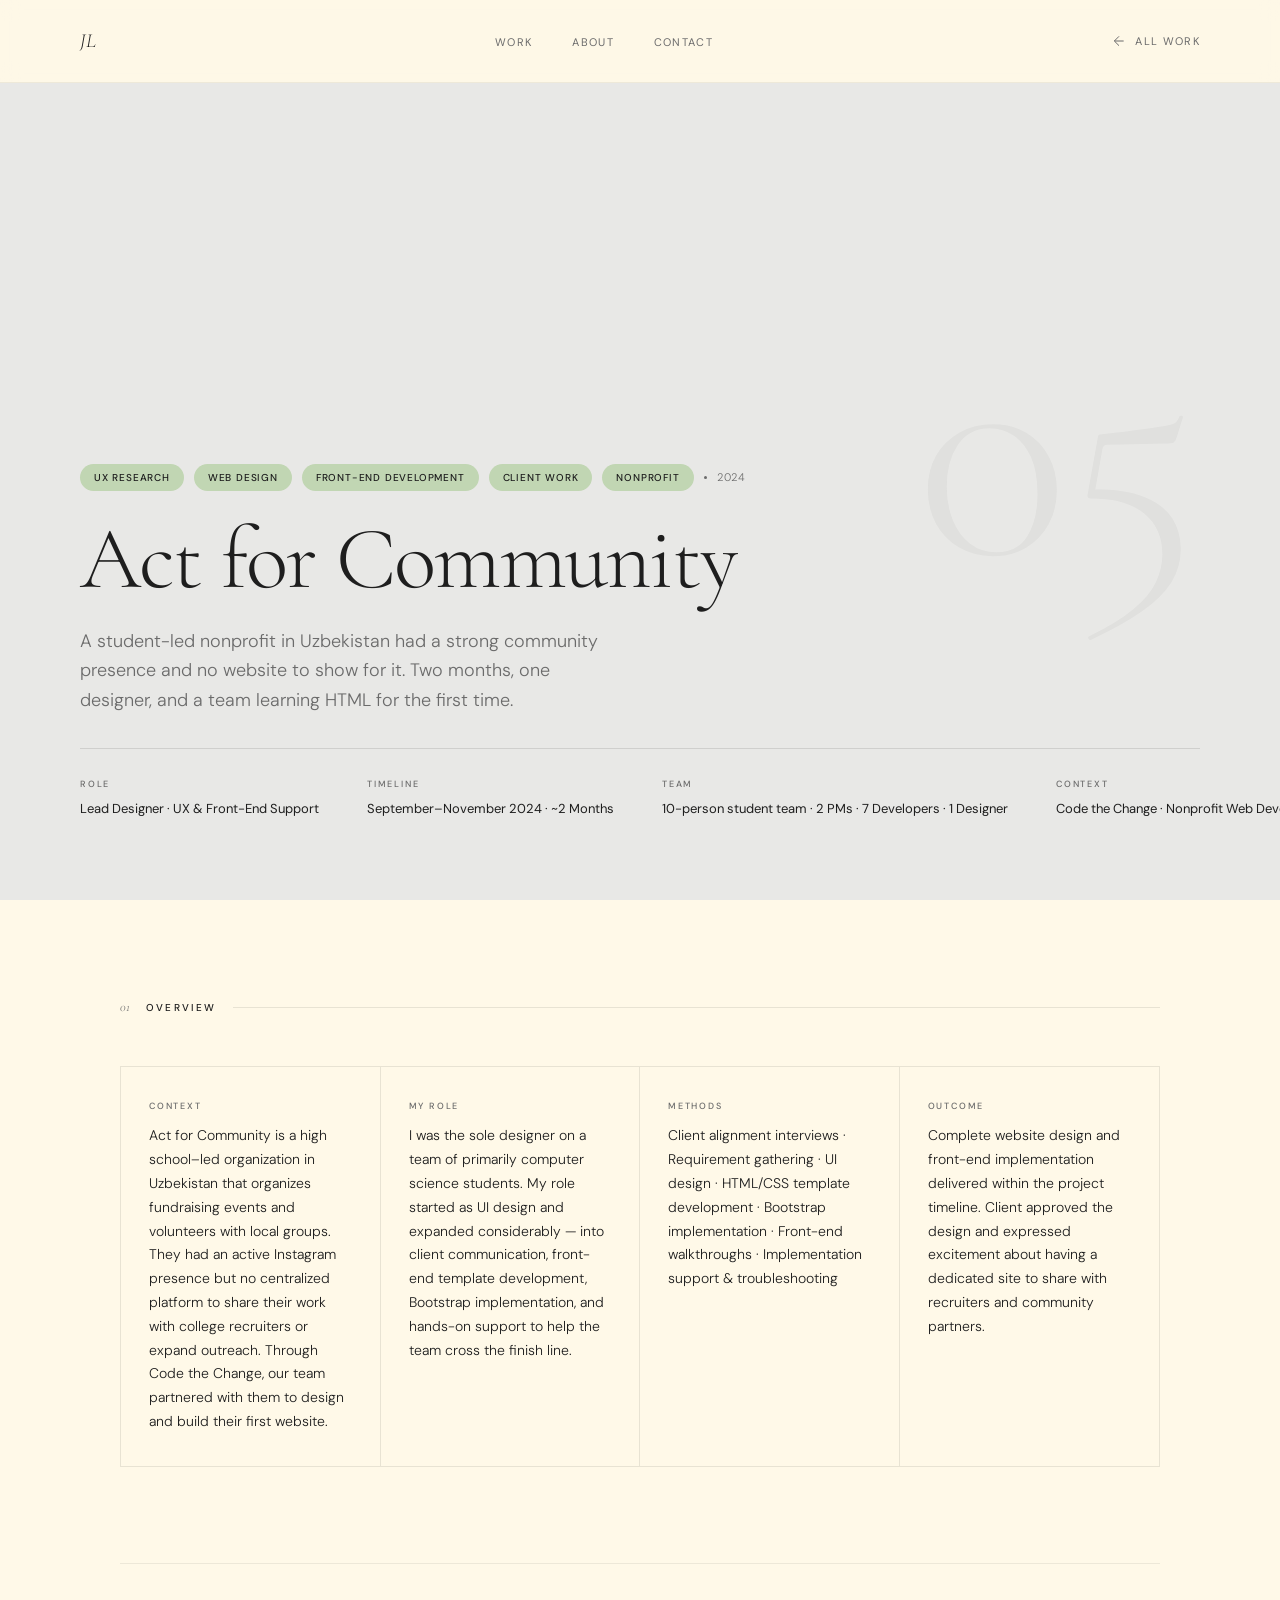
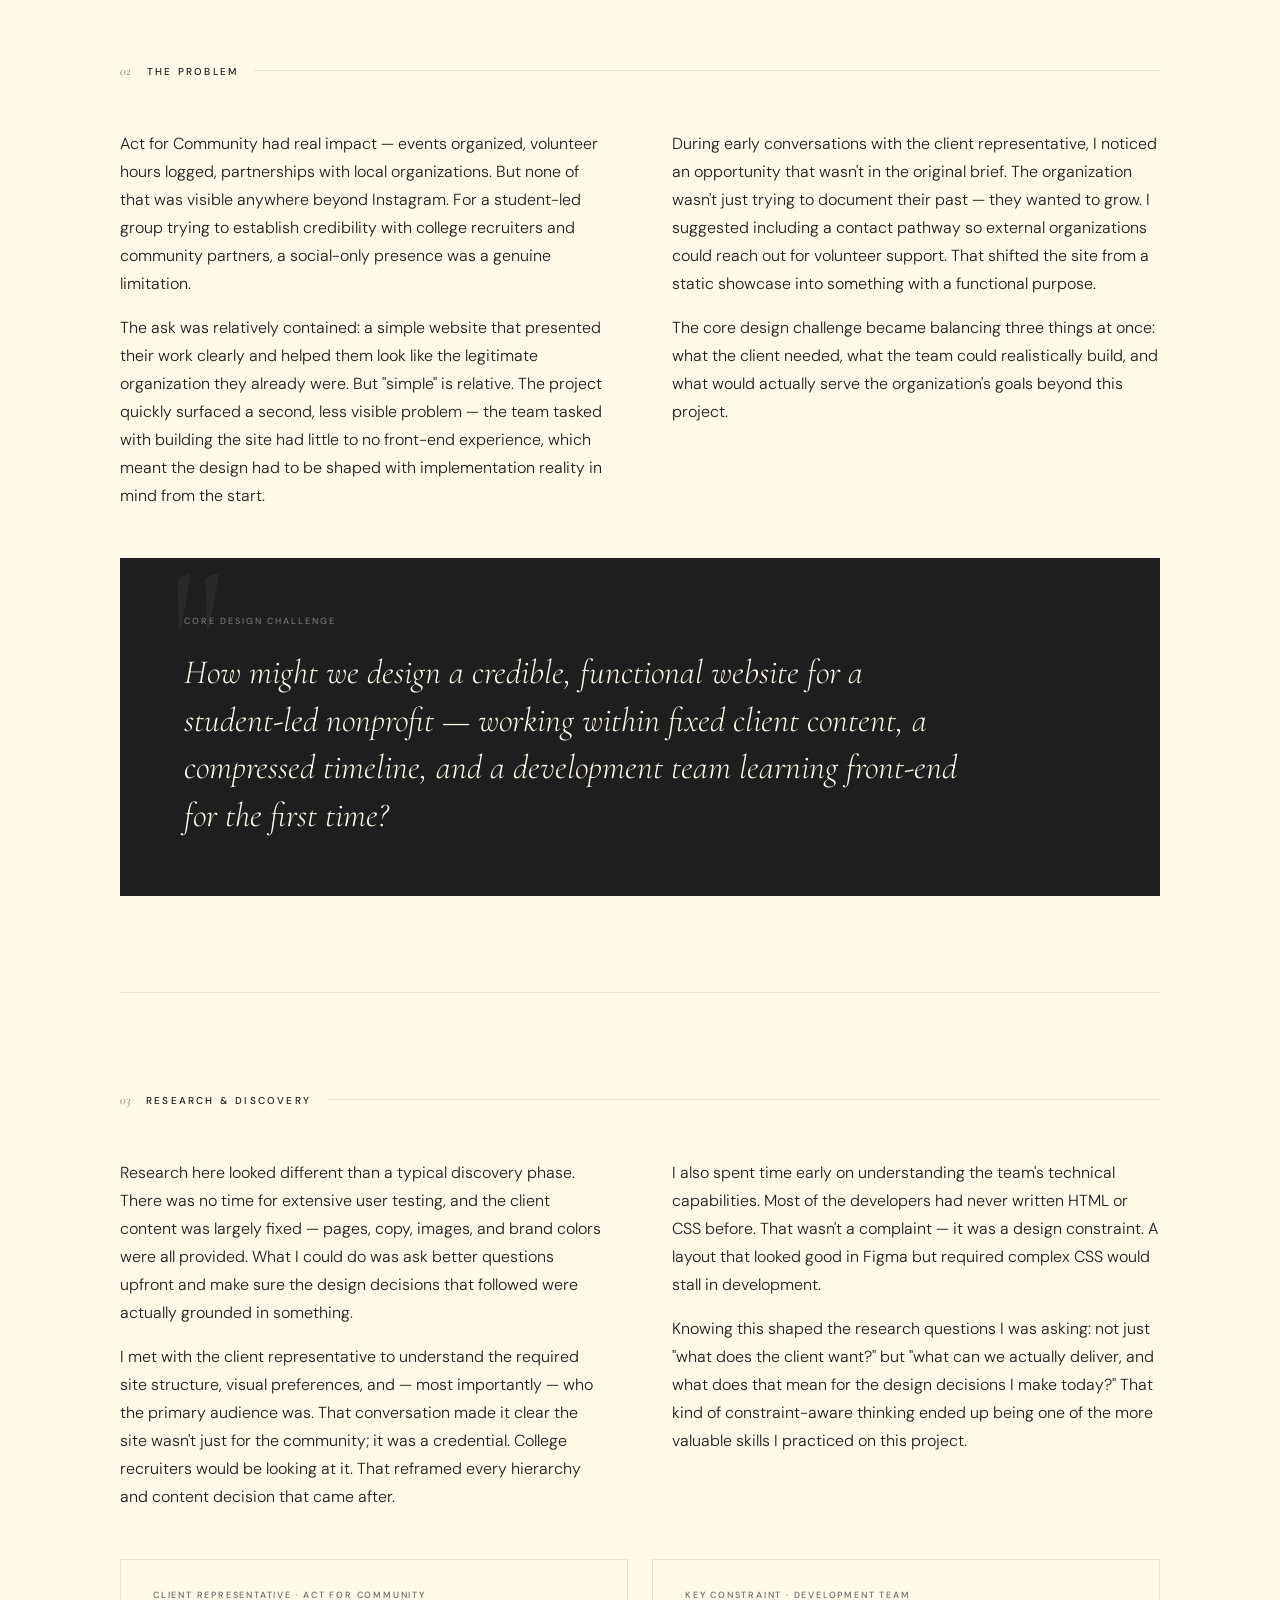
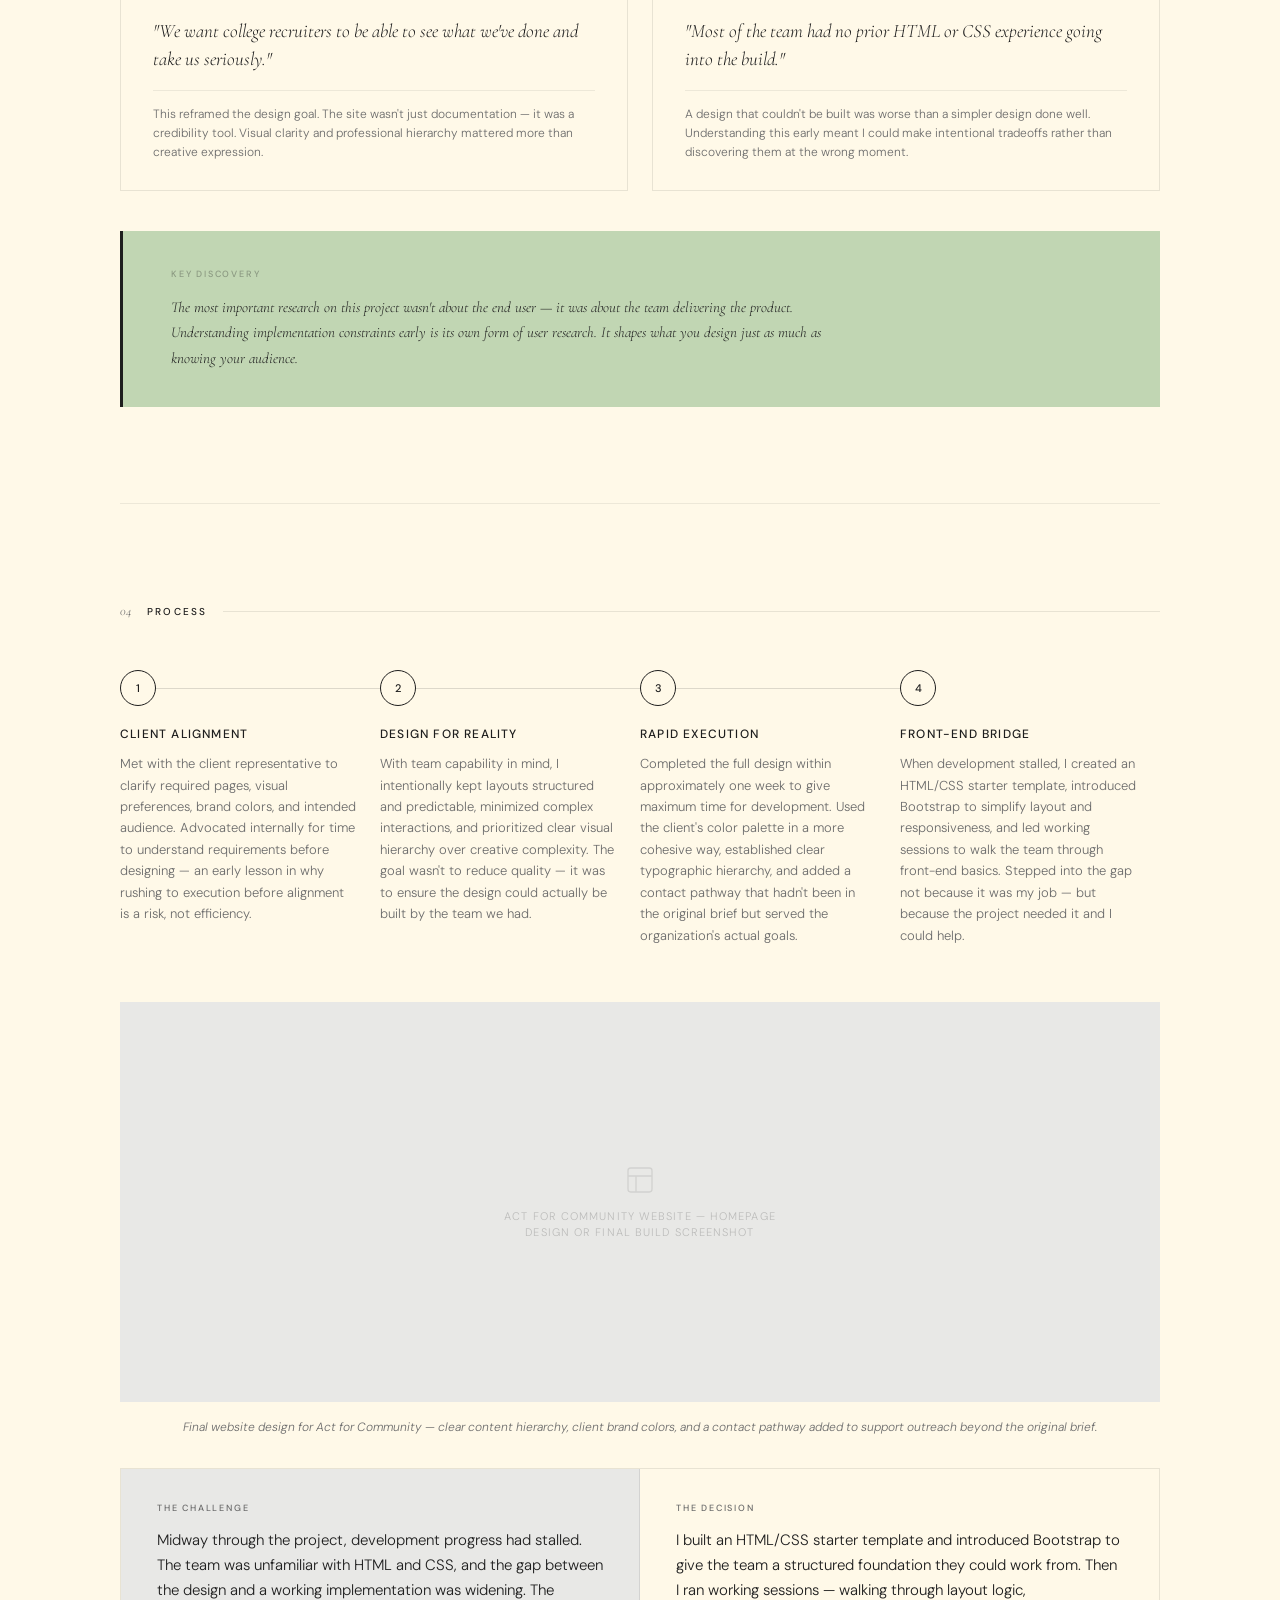
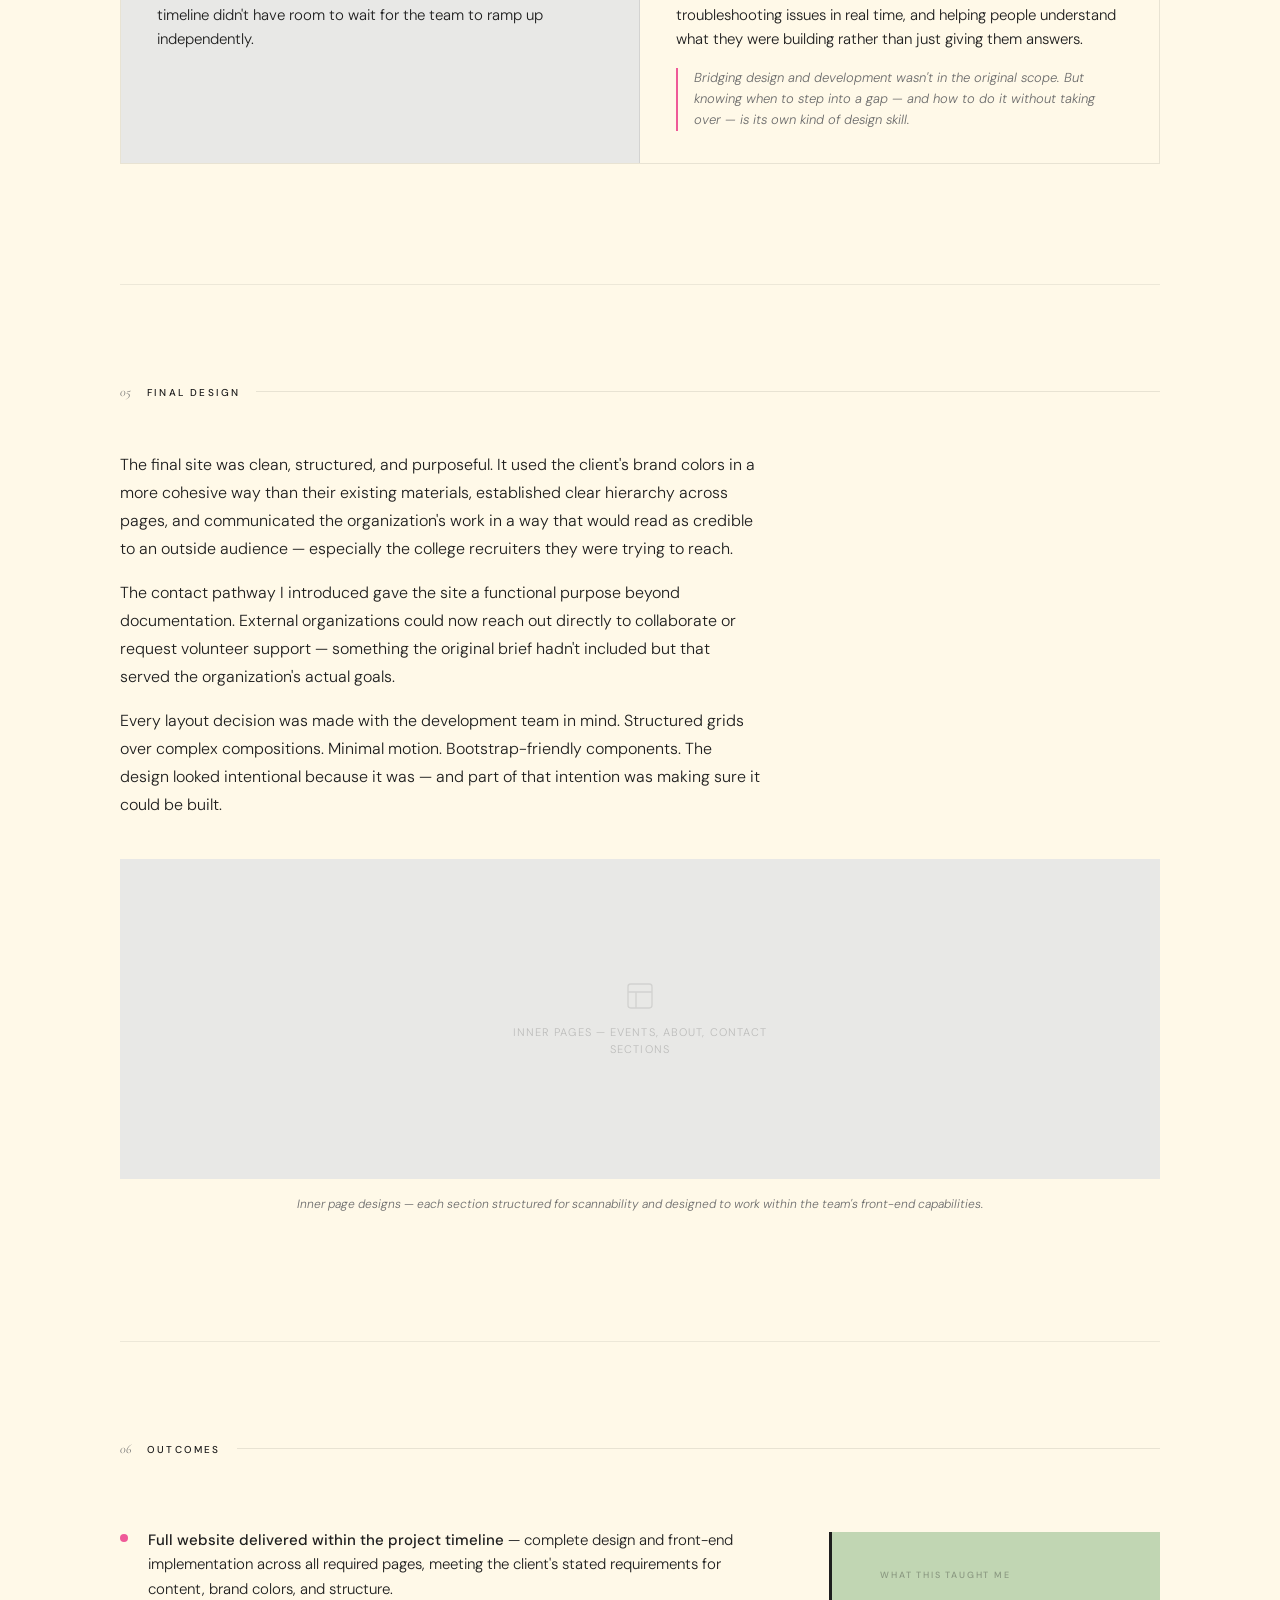
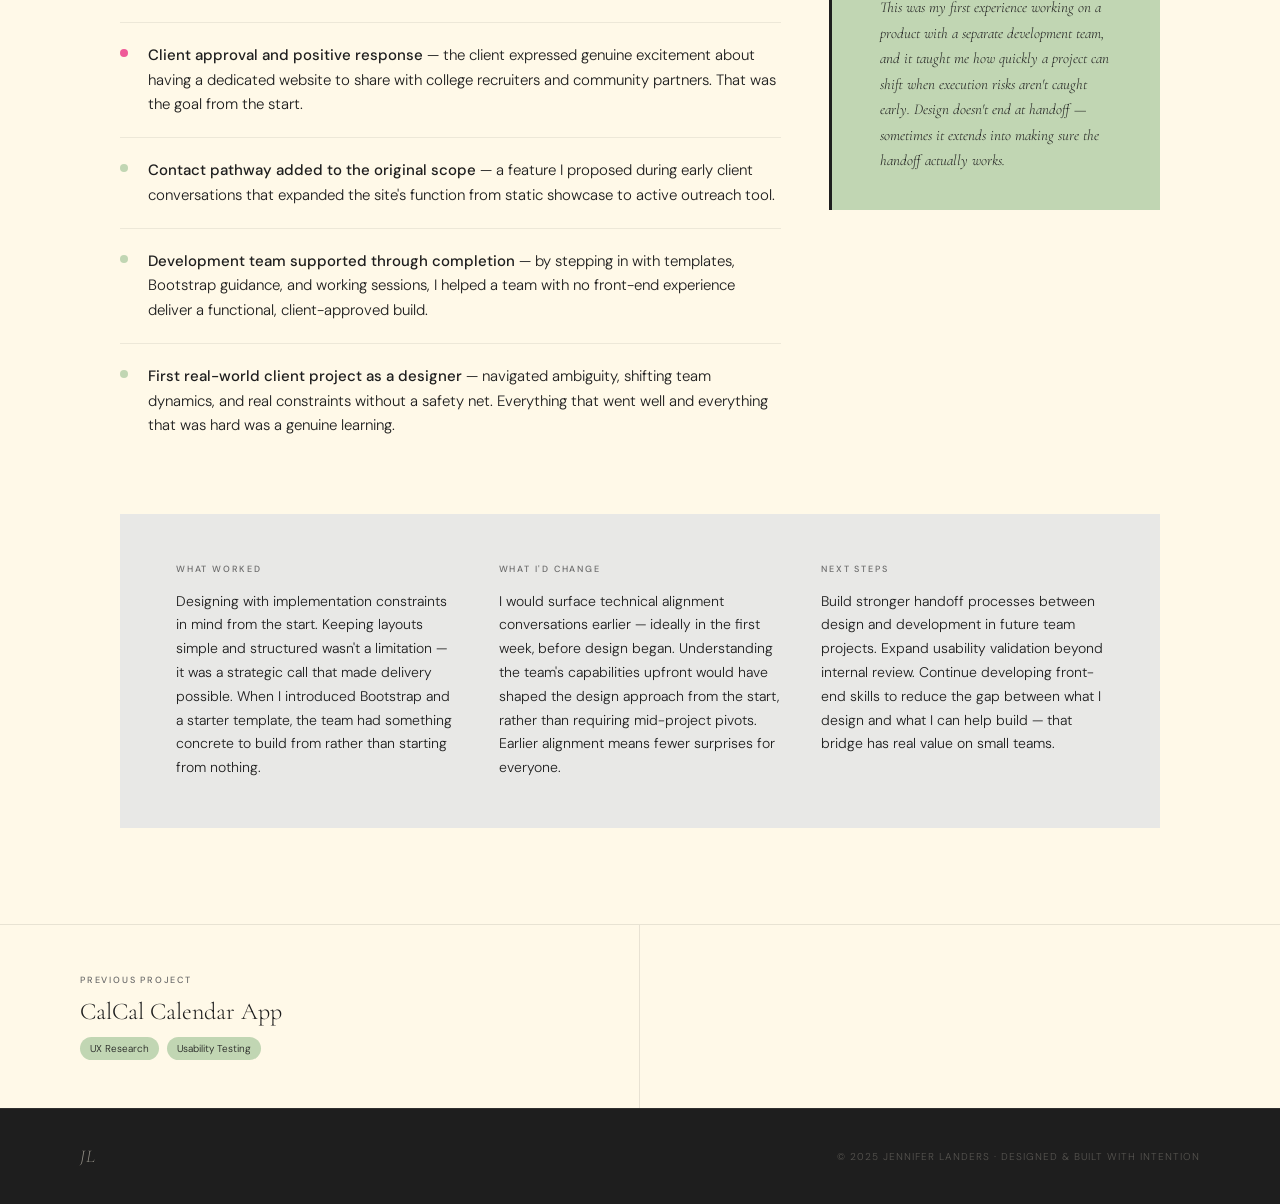
<file: actforcommunity.html>
<!doctype html>
<html lang="en">
  <head>
    <meta charset="UTF-8" />
    <meta name="viewport" content="width=device-width, initial-scale=1.0" />
    <title>
      Act for Community — Jennifer Landers · UX Designer & Researcher
    </title>
    <link rel="preconnect" href="https://fonts.googleapis.com" />
    <link
      href="https://fonts.googleapis.com/css2?family=Cormorant+Garamond:ital,wght@0,300;0,400;1,300;1,400&family=DM+Sans:wght@300;400;500&display=swap"
      rel="stylesheet"
    />
    <link rel="stylesheet" href="css/shared.css" />
    <link rel="stylesheet" href="css/case-study.css" />
  </head>
  <body>
    <div class="progress-bar" id="progressBar"></div>

    <!-- ── NAV ── -->
    <nav>
      <a href="index.html" class="nav-monogram">JL</a>
      <ul class="nav-links">
        <li><a href="index.html#work">Work</a></li>
        <li><a href="about.html">About</a></li>
        <li><a href="index.html#contact">Contact</a></li>
      </ul>
      <a href="index.html#work" class="nav-back">
        <svg
          width="16"
          height="16"
          fill="none"
          stroke="currentColor"
          stroke-width="1.5"
          viewBox="0 0 24 24"
        >
          <path d="M19 12H5M12 19l-7-7 7-7" />
        </svg>
        All Work
      </a>
    </nav>

    <!-- ══════════════════════════════════════════
       COVER
    ══════════════════════════════════════════ -->
    <div class="cover">
      <div class="cover-bg-number">05</div>

      <div class="cover-tag">
        <span class="tag">UX Research</span>
        <span class="tag">Web Design</span>
        <span class="tag">Front-End Development</span>
        <span class="tag">Client Work</span>
        <span class="tag">Nonprofit</span>
        <div class="divider-dot"></div>
        <span class="year">2024</span>
      </div>

      <h1 class="cover-h1">Act for Community</h1>

      <p class="cover-hook">
        A student-led nonprofit in Uzbekistan had a strong community presence
        and no website to show for it. Two months, one designer, and a team
        learning HTML for the first time.
      </p>

      <div class="cover-meta">
        <div class="cover-meta-item">
          <div class="cover-meta-label">Role</div>
          <div class="cover-meta-value">
            Lead Designer · UX &amp; Front-End Support
          </div>
        </div>
        <div class="cover-meta-item">
          <div class="cover-meta-label">Timeline</div>
          <div class="cover-meta-value">
            September–November 2024 · ~2 Months
          </div>
        </div>
        <div class="cover-meta-item">
          <div class="cover-meta-label">Team</div>
          <div class="cover-meta-value">
            10-person student team · 2 PMs · 7 Developers · 1 Designer
          </div>
        </div>
        <div class="cover-meta-item">
          <div class="cover-meta-label">Context</div>
          <div class="cover-meta-value">
            Code the Change · Nonprofit Web Development Initiative
          </div>
        </div>
      </div>
    </div>

    <!-- ══════════════════════════════════════════
       PAGE CONTENT
    ══════════════════════════════════════════ -->
    <div class="page-content">
      <!-- ── SECTION 01 · OVERVIEW ── -->
      <section class="fade-up">
        <div class="section-header">
          <span class="section-number">01</span>
          <span class="section-title">Overview</span>
          <div class="section-rule"></div>
        </div>

        <div class="overview-grid">
          <div class="overview-cell">
            <div class="cover-meta-label">Context</div>
            <div class="overview-text">
              Act for Community is a high school–led organization in Uzbekistan
              that organizes fundraising events and volunteers with local
              groups. They had an active Instagram presence but no centralized
              platform to share their work with college recruiters or expand
              outreach. Through Code the Change, our team partnered with them to
              design and build their first website.
            </div>
          </div>
          <div class="overview-cell">
            <div class="cover-meta-label">My Role</div>
            <div class="overview-text">
              I was the sole designer on a team of primarily computer science
              students. My role started as UI design and expanded considerably —
              into client communication, front-end template development,
              Bootstrap implementation, and hands-on support to help the team
              cross the finish line.
            </div>
          </div>
          <div class="overview-cell">
            <div class="cover-meta-label">Methods</div>
            <div class="overview-text">
              Client alignment interviews · Requirement gathering · UI design ·
              HTML/CSS template development · Bootstrap implementation ·
              Front-end walkthroughs · Implementation support &amp;
              troubleshooting
            </div>
          </div>
          <div class="overview-cell">
            <div class="cover-meta-label">Outcome</div>
            <div class="overview-text">
              Complete website design and front-end implementation delivered
              within the project timeline. Client approved the design and
              expressed excitement about having a dedicated site to share with
              recruiters and community partners.
            </div>
          </div>
        </div>
      </section>

      <!-- ── SECTION 02 · THE PROBLEM ── -->
      <section class="fade-up">
        <div class="section-header">
          <span class="section-number">02</span>
          <span class="section-title">The Problem</span>
          <div class="section-rule"></div>
        </div>

        <div class="two-col-text" style="margin-bottom: 48px">
          <div class="prose">
            <p>
              Act for Community had real impact — events organized, volunteer
              hours logged, partnerships with local organizations. But none of
              that was visible anywhere beyond Instagram. For a student-led
              group trying to establish credibility with college recruiters and
              community partners, a social-only presence was a genuine
              limitation.
            </p>
            <p>
              The ask was relatively contained: a simple website that presented
              their work clearly and helped them look like the legitimate
              organization they already were. But "simple" is relative. The
              project quickly surfaced a second, less visible problem — the team
              tasked with building the site had little to no front-end
              experience, which meant the design had to be shaped with
              implementation reality in mind from the start.
            </p>
          </div>

          <div class="prose">
            <p>
              During early conversations with the client representative, I
              noticed an opportunity that wasn't in the original brief. The
              organization wasn't just trying to document their past — they
              wanted to grow. I suggested including a contact pathway so
              external organizations could reach out for volunteer support. That
              shifted the site from a static showcase into something with a
              functional purpose.
            </p>
            <p>
              The core design challenge became balancing three things at once:
              what the client needed, what the team could realistically build,
              and what would actually serve the organization's goals beyond this
              project.
            </p>
          </div>
        </div>

        <div class="problem-statement">
          <div class="problem-label">Core Design Challenge</div>
          <p>
            How might we design a credible, functional website for a student-led
            nonprofit — working within fixed client content, a compressed
            timeline, and a development team learning front-end for the first
            time?
          </p>
        </div>
      </section>

      <!-- ── SECTION 03 · RESEARCH & DISCOVERY ── -->
      <section class="fade-up">
        <div class="section-header">
          <span class="section-number">03</span>
          <span class="section-title">Research &amp; Discovery</span>
          <div class="section-rule"></div>
        </div>

        <div class="two-col-text" style="margin-bottom: 48px">
          <div class="prose">
            <p>
              Research here looked different than a typical discovery phase.
              There was no time for extensive user testing, and the client
              content was largely fixed — pages, copy, images, and brand colors
              were all provided. What I could do was ask better questions
              upfront and make sure the design decisions that followed were
              actually grounded in something.
            </p>
            <p>
              I met with the client representative to understand the required
              site structure, visual preferences, and — most importantly — who
              the primary audience was. That conversation made it clear the site
              wasn't just for the community; it was a credential. College
              recruiters would be looking at it. That reframed every hierarchy
              and content decision that came after.
            </p>
          </div>
          <div class="prose">
            <p>
              I also spent time early on understanding the team's technical
              capabilities. Most of the developers had never written HTML or CSS
              before. That wasn't a complaint — it was a design constraint. A
              layout that looked good in Figma but required complex CSS would
              stall in development.
            </p>
            <p>
              Knowing this shaped the research questions I was asking: not just
              "what does the client want?" but "what can we actually deliver,
              and what does that mean for the design decisions I make today?"
              That kind of constraint-aware thinking ended up being one of the
              more valuable skills I practiced on this project.
            </p>
          </div>
        </div>

        <div class="research-grid">
          <div class="user-quote-card">
            <div class="quote-label">
              Client Representative · Act for Community
            </div>
            <div class="quote-text">
              "We want college recruiters to be able to see what we've done and
              take us seriously."
            </div>
            <div class="quote-insight">
              This reframed the design goal. The site wasn't just documentation
              — it was a credibility tool. Visual clarity and professional
              hierarchy mattered more than creative expression.
            </div>
          </div>

          <div class="user-quote-card">
            <div class="quote-label">Key Constraint · Development Team</div>
            <div class="quote-text">
              "Most of the team had no prior HTML or CSS experience going into
              the build."
            </div>
            <div class="quote-insight">
              A design that couldn't be built was worse than a simpler design
              done well. Understanding this early meant I could make intentional
              tradeoffs rather than discovering them at the wrong moment.
            </div>
          </div>
        </div>

        <div class="insight-block">
          <div class="insight-label">Key Discovery</div>
          <p>
            The most important research on this project wasn't about the end
            user — it was about the team delivering the product. Understanding
            implementation constraints early is its own form of user research.
            It shapes what you design just as much as knowing your audience.
          </p>
        </div>
      </section>

      <!-- ── SECTION 04 · PROCESS ── -->
      <section class="fade-up">
        <div class="section-header">
          <span class="section-number">04</span>
          <span class="section-title">Process</span>
          <div class="section-rule"></div>
        </div>

        <div class="process-steps">
          <div class="process-step">
            <div class="process-step-num">1</div>
            <div class="process-step-title">Client Alignment</div>
            <div class="process-step-desc">
              Met with the client representative to clarify required pages,
              visual preferences, brand colors, and intended audience. Advocated
              internally for time to understand requirements before designing —
              an early lesson in why rushing to execution before alignment is a
              risk, not efficiency.
            </div>
          </div>
          <div class="process-step">
            <div class="process-step-num">2</div>
            <div class="process-step-title">Design for Reality</div>
            <div class="process-step-desc">
              With team capability in mind, I intentionally kept layouts
              structured and predictable, minimized complex interactions, and
              prioritized clear visual hierarchy over creative complexity. The
              goal wasn't to reduce quality — it was to ensure the design could
              actually be built by the team we had.
            </div>
          </div>
          <div class="process-step">
            <div class="process-step-num">3</div>
            <div class="process-step-title">Rapid Execution</div>
            <div class="process-step-desc">
              Completed the full design within approximately one week to give
              maximum time for development. Used the client's color palette in a
              more cohesive way, established clear typographic hierarchy, and
              added a contact pathway that hadn't been in the original brief but
              served the organization's actual goals.
            </div>
          </div>
          <div class="process-step">
            <div class="process-step-num">4</div>
            <div class="process-step-title">Front-End Bridge</div>
            <div class="process-step-desc">
              When development stalled, I created an HTML/CSS starter template,
              introduced Bootstrap to simplify layout and responsiveness, and
              led working sessions to walk the team through front-end basics.
              Stepped into the gap not because it was my job — but because the
              project needed it and I could help.
            </div>
          </div>
        </div>

        <!--
          IMAGE GUIDANCE: Replace with your Figma design screens or
          a screenshot of the final built site. A before/after showing
          the Instagram-only presence vs. the finished website would
          be particularly compelling here.
          alt="Act for Community website — homepage design showing organization overview and events"
        -->
        <div class="mockup-frame">
          <div class="mockup-placeholder">
            <svg
              width="32"
              height="32"
              fill="none"
              stroke="currentColor"
              stroke-width="1"
              viewBox="0 0 24 24"
              style="opacity: 0.3"
            >
              <rect x="3" y="3" width="18" height="18" rx="2" />
              <path d="M3 9h18M9 21V9" />
            </svg>
            <span
              >Act for Community website — homepage design or final build
              screenshot</span
            >
          </div>
        </div>
        <p class="mockup-caption">
          Final website design for Act for Community — clear content hierarchy,
          client brand colors, and a contact pathway added to support outreach
          beyond the original brief.
        </p>

        <div class="decision-card">
          <div class="decision-card-problem">
            <div class="decision-card-label">The Challenge</div>
            <div class="decision-card-text">
              Midway through the project, development progress had stalled. The
              team was unfamiliar with HTML and CSS, and the gap between the
              design and a working implementation was widening. The timeline
              didn't have room to wait for the team to ramp up independently.
            </div>
          </div>
          <div class="decision-card-solution">
            <div class="decision-card-label">The Decision</div>
            <div class="decision-card-text">
              I built an HTML/CSS starter template and introduced Bootstrap to
              give the team a structured foundation they could work from. Then I
              ran working sessions — walking through layout logic,
              troubleshooting issues in real time, and helping people understand
              what they were building rather than just giving them answers.
            </div>
            <div class="decision-card-highlight">
              Bridging design and development wasn't in the original scope. But
              knowing when to step into a gap — and how to do it without taking
              over — is its own kind of design skill.
            </div>
          </div>
        </div>
      </section>

      <!-- ── SECTION 05 · FINAL DESIGN ── -->
      <section class="fade-up">
        <div class="section-header">
          <span class="section-number">05</span>
          <span class="section-title">Final Design</span>
          <div class="section-rule"></div>
        </div>

        <div class="prose" style="max-width: 640px; margin-bottom: 40px">
          <p>
            The final site was clean, structured, and purposeful. It used the
            client's brand colors in a more cohesive way than their existing
            materials, established clear hierarchy across pages, and
            communicated the organization's work in a way that would read as
            credible to an outside audience — especially the college recruiters
            they were trying to reach.
          </p>
          <p>
            The contact pathway I introduced gave the site a functional purpose
            beyond documentation. External organizations could now reach out
            directly to collaborate or request volunteer support — something the
            original brief hadn't included but that served the organization's
            actual goals.
          </p>
          <p>
            Every layout decision was made with the development team in mind.
            Structured grids over complex compositions. Minimal motion.
            Bootstrap-friendly components. The design looked intentional because
            it was — and part of that intention was making sure it could be
            built.
          </p>
        </div>

        <!--
          IMAGE GUIDANCE: Replace with additional screens — inner pages,
          mobile view, or a side-by-side of the Figma design vs. the
          built result. Showing the gap closed between design and
          implementation is a strong portfolio story.
          alt="Act for Community inner pages — events, about, and contact sections"
        -->
        <div class="mockup-frame" style="min-height: 320px">
          <div class="mockup-placeholder">
            <svg
              width="32"
              height="32"
              fill="none"
              stroke="currentColor"
              stroke-width="1"
              viewBox="0 0 24 24"
              style="opacity: 0.3"
            >
              <rect x="3" y="3" width="18" height="18" rx="2" />
              <path d="M3 9h18M9 21V9" />
            </svg>
            <span>Inner pages — events, about, contact sections</span>
          </div>
        </div>
        <p class="mockup-caption">
          Inner page designs — each section structured for scannability and
          designed to work within the team's front-end capabilities.
        </p>
      </section>

      <!-- ── SECTION 06 · OUTCOMES ── -->
      <section class="fade-up">
        <div class="section-header">
          <span class="section-number">06</span>
          <span class="section-title">Outcomes</span>
          <div class="section-rule"></div>
        </div>

        <div class="outcomes-grid">
          <div class="outcomes-list">
            <div class="outcome-metric">
              <div class="outcome-dot coral"></div>
              <div class="outcome-text">
                <strong
                  >Full website delivered within the project timeline</strong
                >
                — complete design and front-end implementation across all
                required pages, meeting the client's stated requirements for
                content, brand colors, and structure.
              </div>
            </div>

            <div class="outcome-metric">
              <div class="outcome-dot coral"></div>
              <div class="outcome-text">
                <strong>Client approval and positive response</strong> — the
                client expressed genuine excitement about having a dedicated
                website to share with college recruiters and community partners.
                That was the goal from the start.
              </div>
            </div>

            <div class="outcome-metric">
              <div class="outcome-dot"></div>
              <div class="outcome-text">
                <strong>Contact pathway added to the original scope</strong> — a
                feature I proposed during early client conversations that
                expanded the site's function from static showcase to active
                outreach tool.
              </div>
            </div>

            <div class="outcome-metric">
              <div class="outcome-dot"></div>
              <div class="outcome-text">
                <strong>Development team supported through completion</strong>
                — by stepping in with templates, Bootstrap guidance, and working
                sessions, I helped a team with no front-end experience deliver a
                functional, client-approved build.
              </div>
            </div>

            <div class="outcome-metric">
              <div class="outcome-dot"></div>
              <div class="outcome-text">
                <strong>First real-world client project as a designer</strong>
                — navigated ambiguity, shifting team dynamics, and real
                constraints without a safety net. Everything that went well and
                everything that was hard was a genuine learning.
              </div>
            </div>
          </div>

          <div class="insight-block" style="align-self: start">
            <div class="insight-label">What this taught me</div>
            <p>
              This was my first experience working on a product with a separate
              development team, and it taught me how quickly a project can shift
              when execution risks aren't caught early. Design doesn't end at
              handoff — sometimes it extends into making sure the handoff
              actually works.
            </p>
          </div>
        </div>

        <div class="reflection-block">
          <div class="reflection-item">
            <div class="reflection-item-label">What Worked</div>
            <div class="reflection-item-text">
              Designing with implementation constraints in mind from the start.
              Keeping layouts simple and structured wasn't a limitation — it was
              a strategic call that made delivery possible. When I introduced
              Bootstrap and a starter template, the team had something concrete
              to build from rather than starting from nothing.
            </div>
          </div>
          <div class="reflection-item">
            <div class="reflection-item-label">What I'd Change</div>
            <div class="reflection-item-text">
              I would surface technical alignment conversations earlier —
              ideally in the first week, before design began. Understanding the
              team's capabilities upfront would have shaped the design approach
              from the start, rather than requiring mid-project pivots. Earlier
              alignment means fewer surprises for everyone.
            </div>
          </div>
          <div class="reflection-item">
            <div class="reflection-item-label">Next Steps</div>
            <div class="reflection-item-text">
              Build stronger handoff processes between design and development in
              future team projects. Expand usability validation beyond internal
              review. Continue developing front-end skills to reduce the gap
              between what I design and what I can help build — that bridge has
              real value on small teams.
            </div>
          </div>
        </div>
      </section>
    </div>
    <!-- /page-content -->

    <!-- ── CASE NAVIGATION ── -->
    <!--
      Act for Community is project 05 — the last project.
      Previous: CalCal (calcal.html)
      Next: none
    -->
    <div class="case-nav">
      <a href="calcal.html" class="case-nav-item">
        <div class="case-nav-direction">Previous Project</div>
        <div class="case-nav-title">CalCal Calendar App</div>
        <div class="case-nav-tags">
          <span class="case-nav-tag">UX Research</span>
          <span class="case-nav-tag">Usability Testing</span>
        </div>
      </a>
      <div class="case-nav-item case-nav-next case-nav-empty"></div>
    </div>

    <!-- ── FOOTER ── -->
    <footer>
      <a href="index.html" class="footer-monogram">JL</a>
      <span class="footer-copy"
        >© 2025 Jennifer Landers · Designed &amp; built with intention</span
      >
    </footer>

    <script src="javascript/case-study.js"></script>
  </body>
</html>
</file>
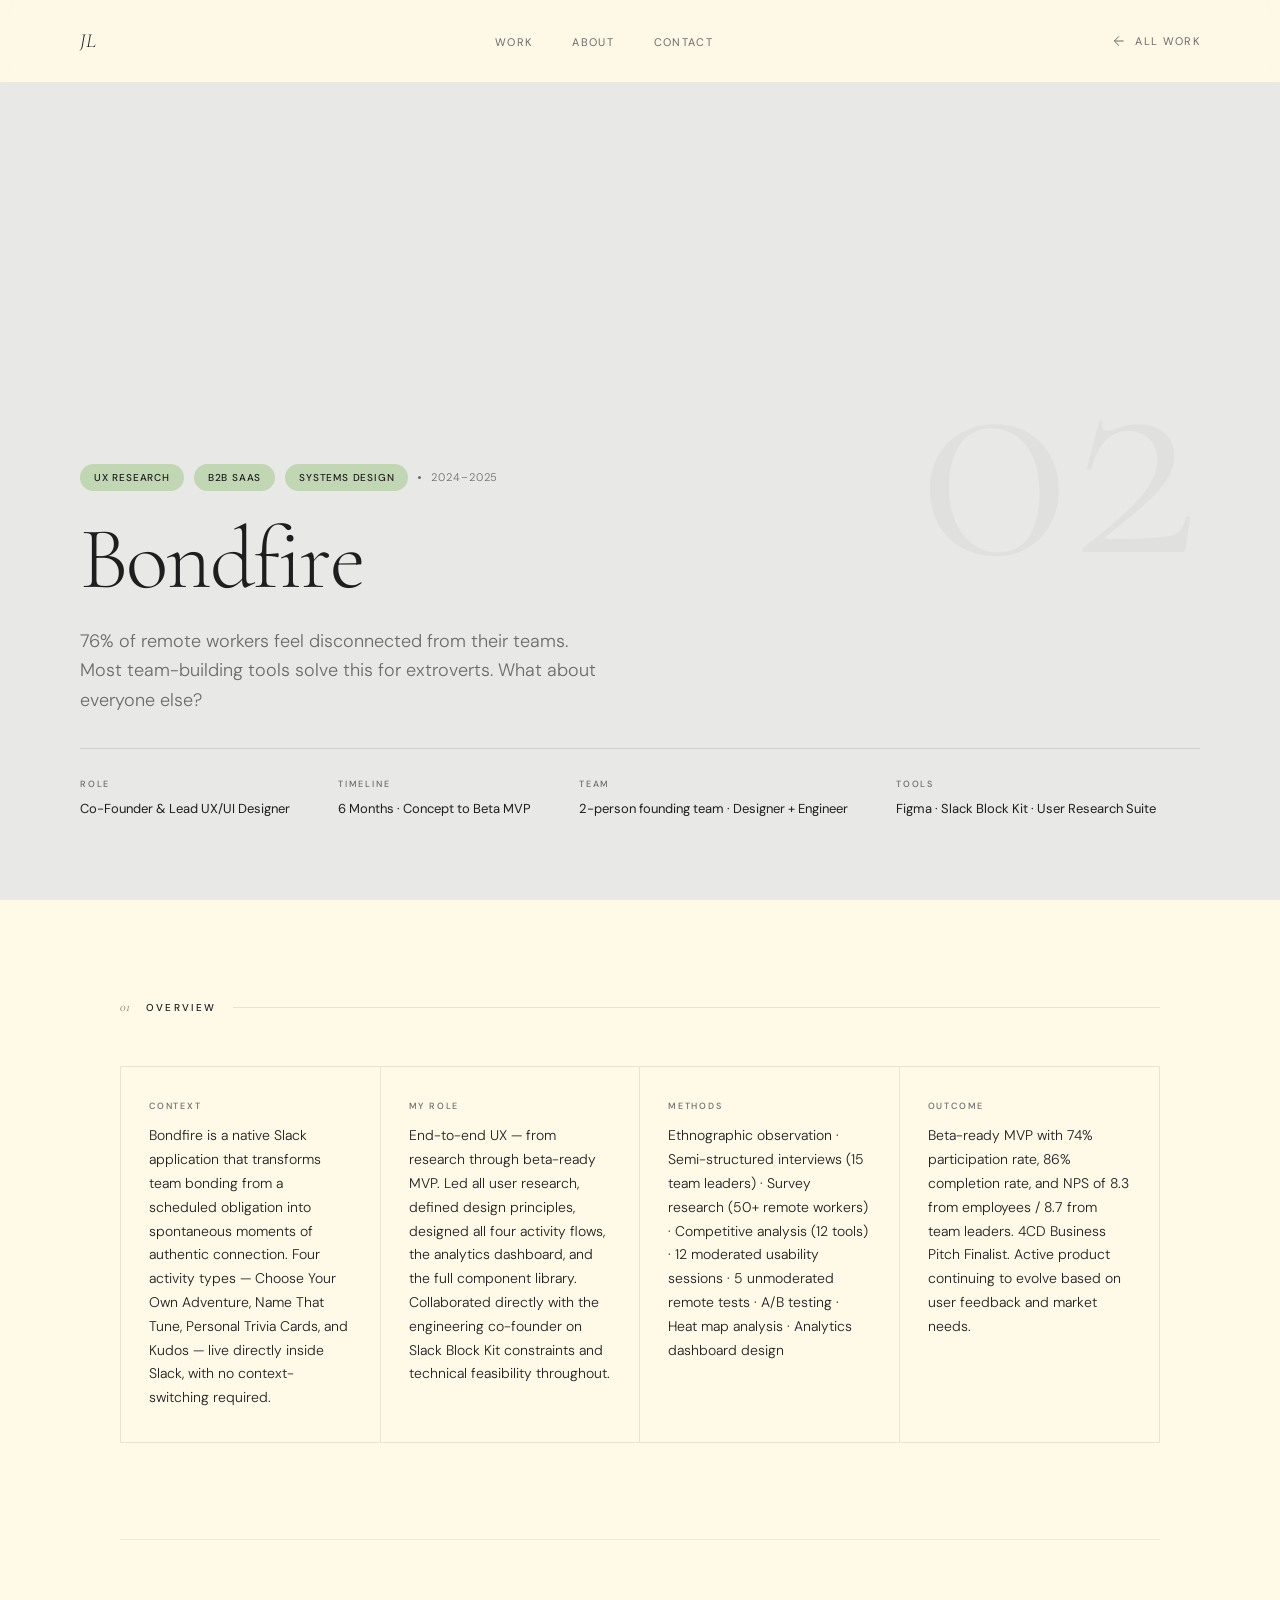
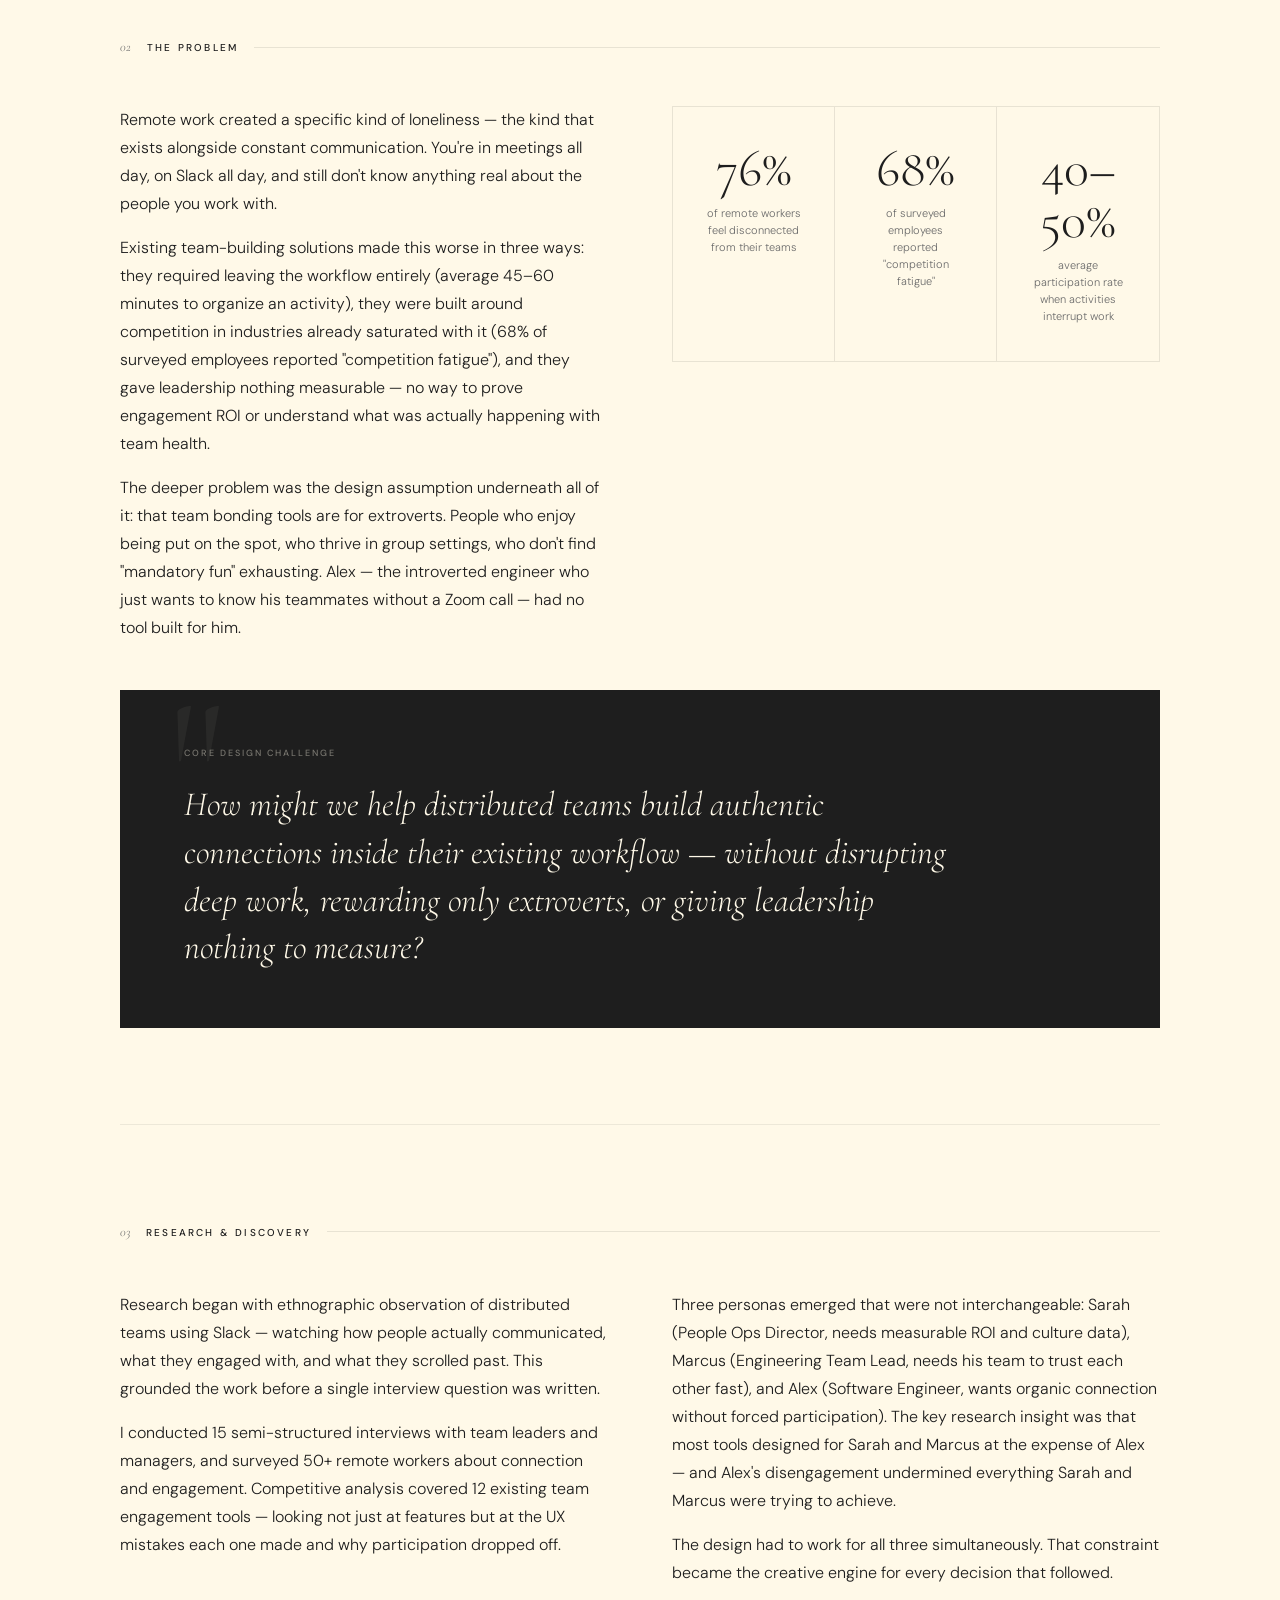
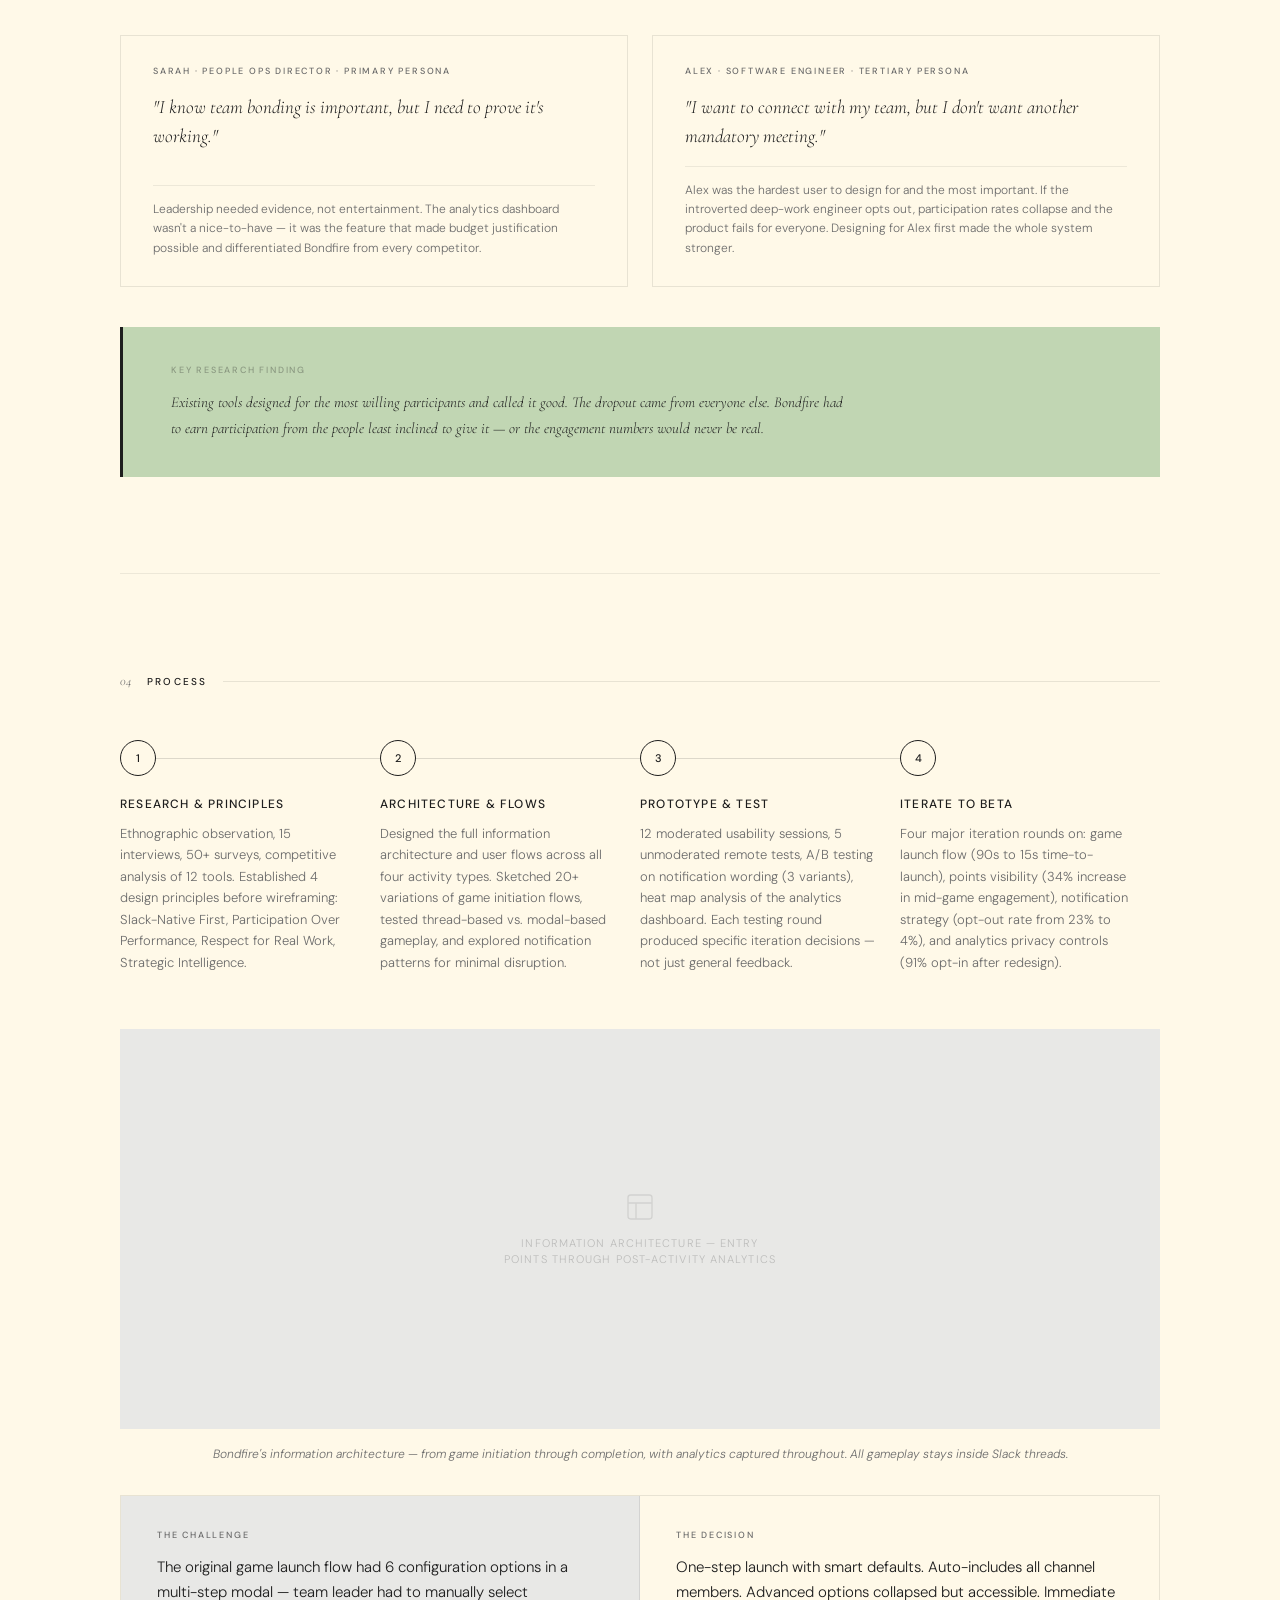
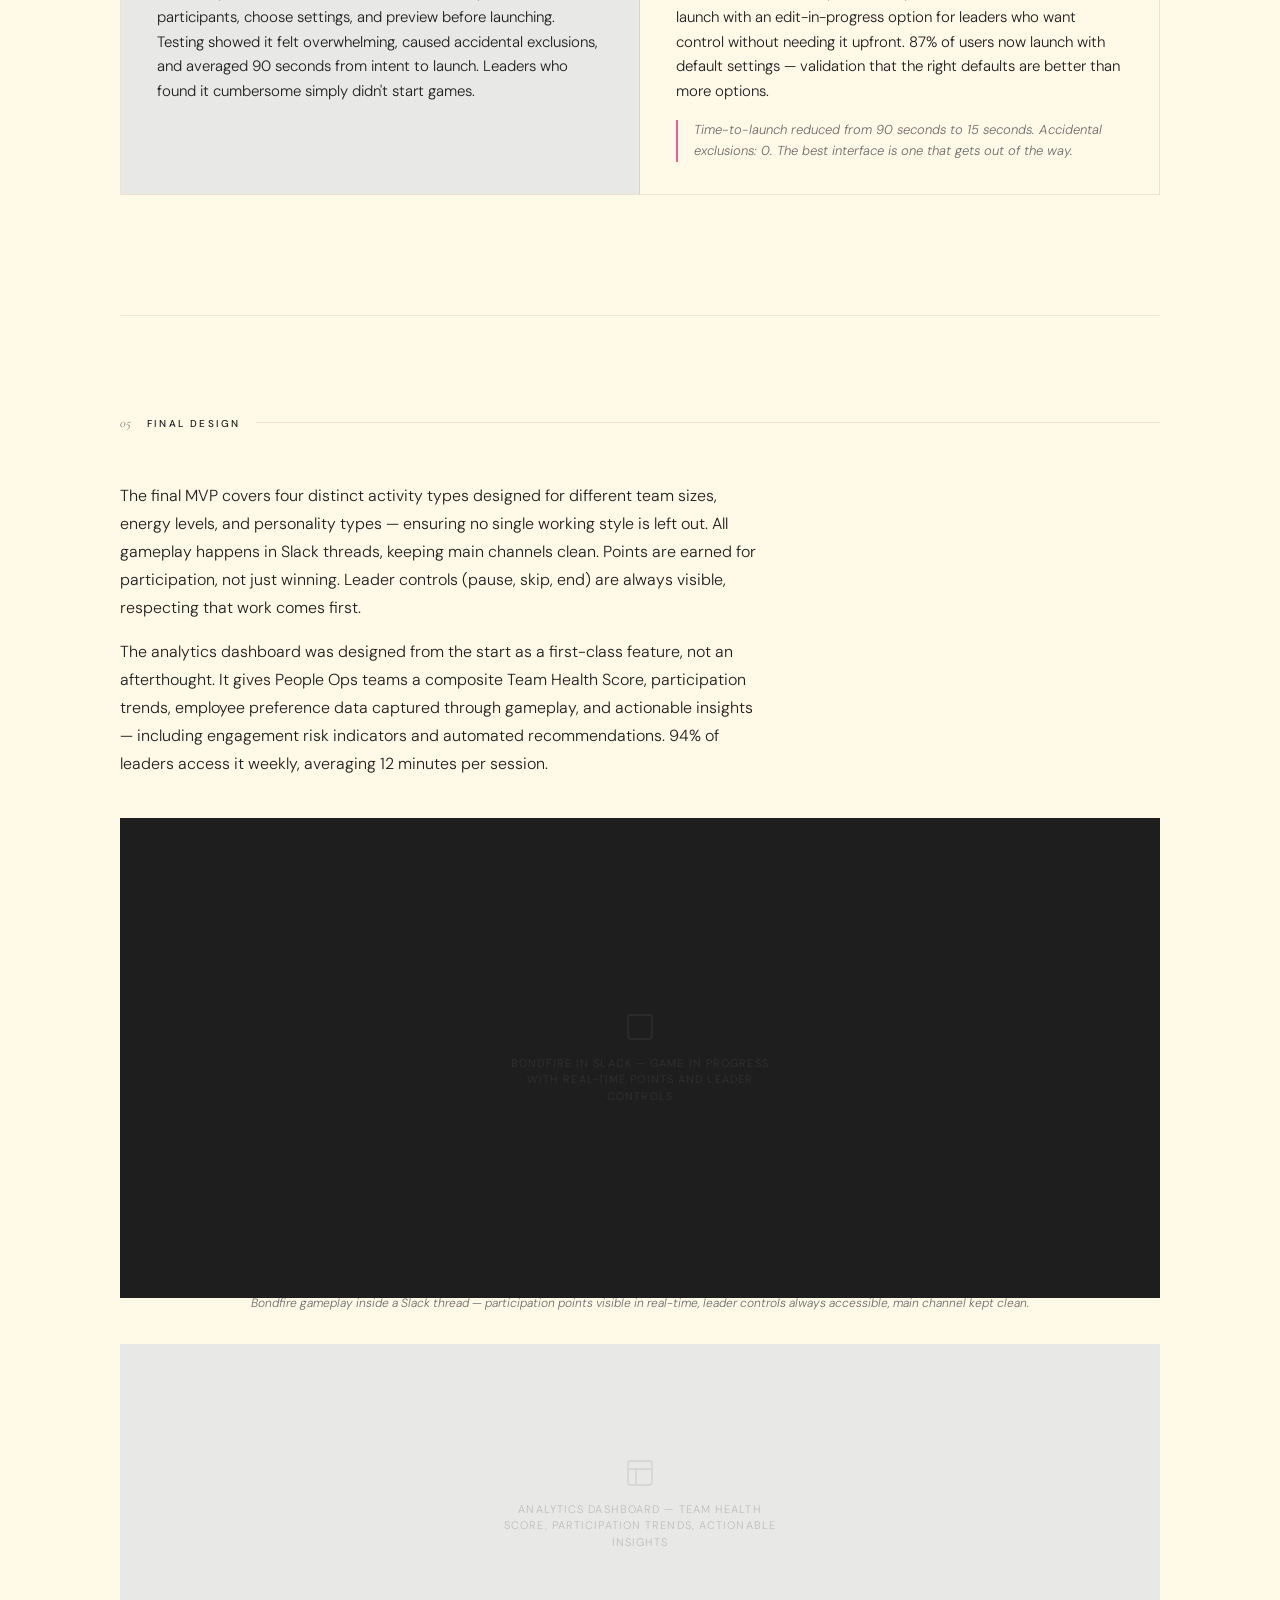
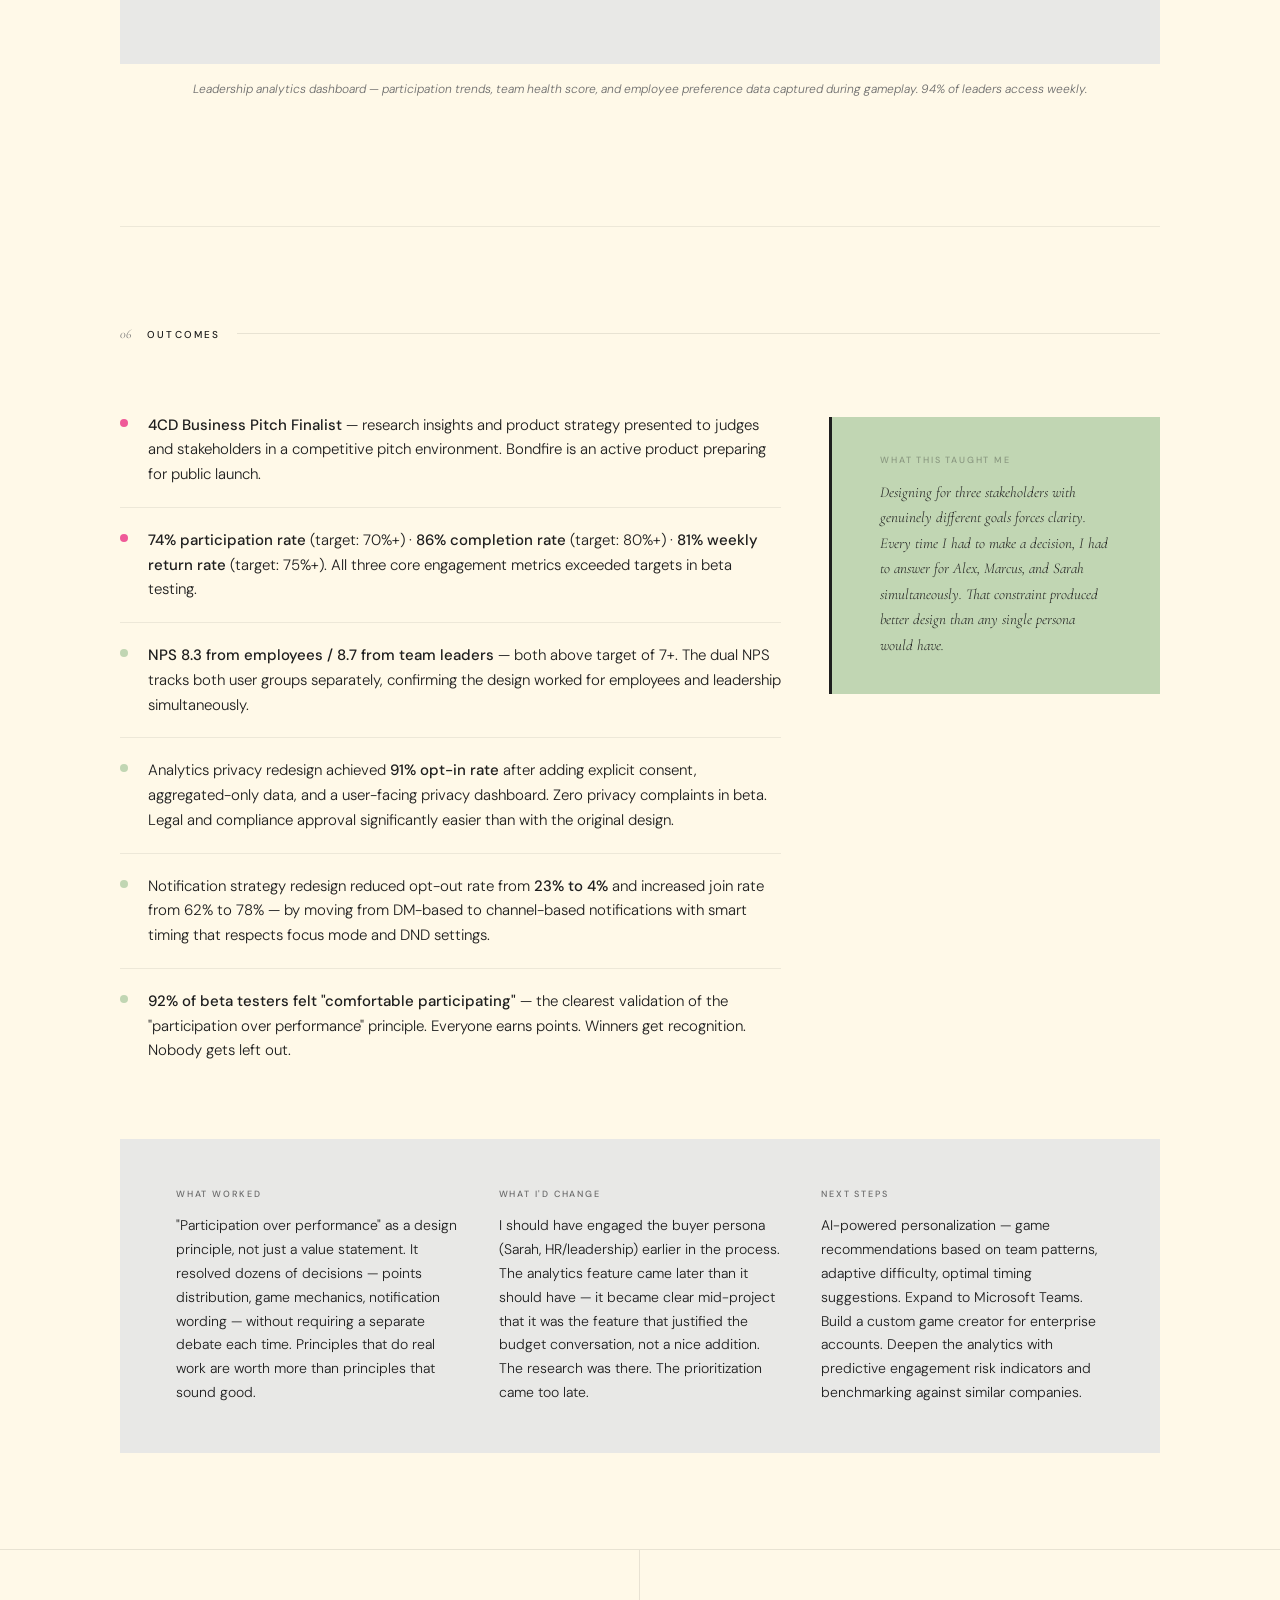
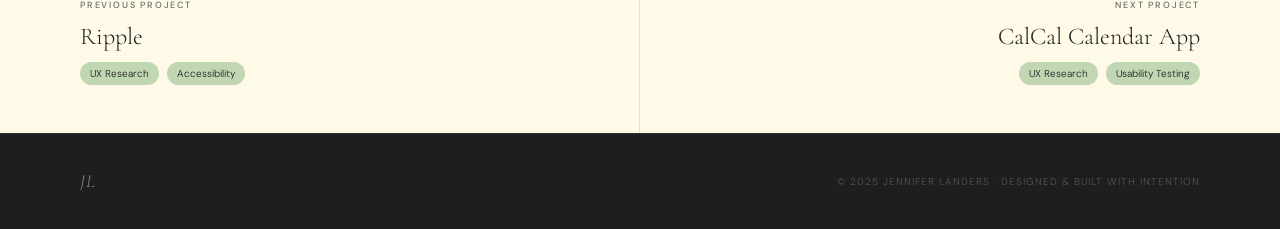
<file: bondfire.html>
<!doctype html>
<html lang="en">
  <head>
    <meta charset="UTF-8" />
    <meta name="viewport" content="width=device-width, initial-scale=1.0" />
    <title>Bondfire — Jennifer Landers · UX Designer & Researcher</title>
    <link rel="preconnect" href="https://fonts.googleapis.com" />
    <link
      href="https://fonts.googleapis.com/css2?family=Cormorant+Garamond:ital,wght@0,300;0,400;1,300;1,400&family=DM+Sans:wght@300;400;500&display=swap"
      rel="stylesheet"
    />
    <link rel="stylesheet" href="css/shared.css" />
    <link rel="stylesheet" href="css/case-study.css" />
  </head>
  <body>
    <div class="progress-bar" id="progressBar"></div>

    <!-- ── NAV ── -->
    <nav>
      <a href="index.html" class="nav-monogram">JL</a>
      <ul class="nav-links">
        <li><a href="index.html#work">Work</a></li>
        <li><a href="about.html">About</a></li>
        <li><a href="index.html#contact">Contact</a></li>
      </ul>
      <a href="index.html#work" class="nav-back">
        <svg
          width="16"
          height="16"
          fill="none"
          stroke="currentColor"
          stroke-width="1.5"
          viewBox="0 0 24 24"
        >
          <path d="M19 12H5M12 19l-7-7 7-7" />
        </svg>
        All Work
      </a>
    </nav>

    <!-- ══════════════════════════════════════════
       COVER
  ══════════════════════════════════════════ -->
    <div class="cover">
      <div class="cover-bg-number">02</div>

      <div class="cover-tag">
        <span class="tag">UX Research</span>
        <span class="tag">B2B SaaS</span>
        <span class="tag">Systems Design</span>
        <div class="divider-dot"></div>
        <span class="year">2024–2025</span>
      </div>

      <h1 class="cover-h1">Bondfire</h1>

      <p class="cover-hook">
        76% of remote workers feel disconnected from their teams. Most
        team-building tools solve this for extroverts. What about everyone else?
      </p>

      <div class="cover-meta">
        <div class="cover-meta-item">
          <div class="cover-meta-label">Role</div>
          <div class="cover-meta-value">Co-Founder & Lead UX/UI Designer</div>
        </div>
        <div class="cover-meta-item">
          <div class="cover-meta-label">Timeline</div>
          <div class="cover-meta-value">6 Months · Concept to Beta MVP</div>
        </div>
        <div class="cover-meta-item">
          <div class="cover-meta-label">Team</div>
          <div class="cover-meta-value">
            2-person founding team · Designer + Engineer
          </div>
        </div>
        <div class="cover-meta-item">
          <div class="cover-meta-label">Tools</div>
          <div class="cover-meta-value">
            Figma · Slack Block Kit · User Research Suite
          </div>
        </div>
      </div>
    </div>

    <!-- ══════════════════════════════════════════
       PAGE CONTENT
  ══════════════════════════════════════════ -->
    <div class="page-content">
      <!-- ── SECTION 01 · OVERVIEW ── -->
      <section class="fade-up">
        <div class="section-header">
          <span class="section-number">01</span>
          <span class="section-title">Overview</span>
          <div class="section-rule"></div>
        </div>

        <div class="overview-grid">
          <div class="overview-cell">
            <div class="cover-meta-label">Context</div>
            <div class="overview-text">
              Bondfire is a native Slack application that transforms team
              bonding from a scheduled obligation into spontaneous moments of
              authentic connection. Four activity types — Choose Your Own
              Adventure, Name That Tune, Personal Trivia Cards, and Kudos — live
              directly inside Slack, with no context-switching required.
            </div>
          </div>
          <div class="overview-cell">
            <div class="cover-meta-label">My Role</div>
            <div class="overview-text">
              End-to-end UX — from research through beta-ready MVP. Led all user
              research, defined design principles, designed all four activity
              flows, the analytics dashboard, and the full component library.
              Collaborated directly with the engineering co-founder on Slack
              Block Kit constraints and technical feasibility throughout.
            </div>
          </div>
          <div class="overview-cell">
            <div class="cover-meta-label">Methods</div>
            <div class="overview-text">
              Ethnographic observation · Semi-structured interviews (15 team
              leaders) · Survey research (50+ remote workers) · Competitive
              analysis (12 tools) · 12 moderated usability sessions · 5
              unmoderated remote tests · A/B testing · Heat map analysis ·
              Analytics dashboard design
            </div>
          </div>
          <div class="overview-cell">
            <div class="cover-meta-label">Outcome</div>
            <div class="overview-text">
              Beta-ready MVP with 74% participation rate, 86% completion rate,
              and NPS of 8.3 from employees / 8.7 from team leaders. 4CD
              Business Pitch Finalist. Active product continuing to evolve based
              on user feedback and market needs.
            </div>
          </div>
        </div>
      </section>

      <!-- ── SECTION 02 · THE PROBLEM ── -->
      <section class="fade-up">
        <div class="section-header">
          <span class="section-number">02</span>
          <span class="section-title">The Problem</span>
          <div class="section-rule"></div>
        </div>

        <div class="two-col-text" style="margin-bottom: 48px">
          <div class="prose">
            <p>
              Remote work created a specific kind of loneliness — the kind that
              exists alongside constant communication. You're in meetings all
              day, on Slack all day, and still don't know anything real about
              the people you work with.
            </p>
            <p>
              Existing team-building solutions made this worse in three ways:
              they required leaving the workflow entirely (average 45–60 minutes
              to organize an activity), they were built around competition in
              industries already saturated with it (68% of surveyed employees
              reported "competition fatigue"), and they gave leadership nothing
              measurable — no way to prove engagement ROI or understand what was
              actually happening with team health.
            </p>
            <p>
              The deeper problem was the design assumption underneath all of it:
              that team bonding tools are for extroverts. People who enjoy being
              put on the spot, who thrive in group settings, who don't find
              "mandatory fun" exhausting. Alex — the introverted engineer who
              just wants to know his teammates without a Zoom call — had no tool
              built for him.
            </p>
          </div>

          <div class="stats-row" style="margin: 0">
            <div class="stat-cell">
              <div class="stat-number">76%</div>
              <div class="stat-label">
                of remote workers feel disconnected from their teams
              </div>
            </div>
            <div class="stat-cell">
              <div class="stat-number">68%</div>
              <div class="stat-label">
                of surveyed employees reported "competition fatigue"
              </div>
            </div>
            <div class="stat-cell">
              <div class="stat-number">40–50%</div>
              <div class="stat-label">
                average participation rate when activities interrupt work
              </div>
            </div>
          </div>
        </div>

        <div class="problem-statement">
          <div class="problem-label">Core Design Challenge</div>
          <p>
            How might we help distributed teams build authentic connections
            inside their existing workflow — without disrupting deep work,
            rewarding only extroverts, or giving leadership nothing to measure?
          </p>
        </div>
      </section>

      <!-- ── SECTION 03 · RESEARCH & DISCOVERY ── -->
      <section class="fade-up">
        <div class="section-header">
          <span class="section-number">03</span>
          <span class="section-title">Research & Discovery</span>
          <div class="section-rule"></div>
        </div>

        <div class="two-col-text" style="margin-bottom: 48px">
          <div class="prose">
            <p>
              Research began with ethnographic observation of distributed teams
              using Slack — watching how people actually communicated, what they
              engaged with, and what they scrolled past. This grounded the work
              before a single interview question was written.
            </p>
            <p>
              I conducted 15 semi-structured interviews with team leaders and
              managers, and surveyed 50+ remote workers about connection and
              engagement. Competitive analysis covered 12 existing team
              engagement tools — looking not just at features but at the UX
              mistakes each one made and why participation dropped off.
            </p>
          </div>
          <div class="prose">
            <p>
              Three personas emerged that were not interchangeable: Sarah
              (People Ops Director, needs measurable ROI and culture data),
              Marcus (Engineering Team Lead, needs his team to trust each other
              fast), and Alex (Software Engineer, wants organic connection
              without forced participation). The key research insight was that
              most tools designed for Sarah and Marcus at the expense of Alex —
              and Alex's disengagement undermined everything Sarah and Marcus
              were trying to achieve.
            </p>
            <p>
              The design had to work for all three simultaneously. That
              constraint became the creative engine for every decision that
              followed.
            </p>
          </div>
        </div>

        <div class="research-grid">
          <div class="user-quote-card">
            <div class="quote-label">
              Sarah · People Ops Director · Primary Persona
            </div>
            <div class="quote-text">
              "I know team bonding is important, but I need to prove it's
              working."
            </div>
            <div class="quote-insight">
              Leadership needed evidence, not entertainment. The analytics
              dashboard wasn't a nice-to-have — it was the feature that made
              budget justification possible and differentiated Bondfire from
              every competitor.
            </div>
          </div>

          <div class="user-quote-card">
            <div class="quote-label">
              Alex · Software Engineer · Tertiary Persona
            </div>
            <div class="quote-text">
              "I want to connect with my team, but I don't want another
              mandatory meeting."
            </div>
            <div class="quote-insight">
              Alex was the hardest user to design for and the most important. If
              the introverted deep-work engineer opts out, participation rates
              collapse and the product fails for everyone. Designing for Alex
              first made the whole system stronger.
            </div>
          </div>
        </div>

        <div class="insight-block">
          <div class="insight-label">Key Research Finding</div>
          <p>
            Existing tools designed for the most willing participants and called
            it good. The dropout came from everyone else. Bondfire had to earn
            participation from the people least inclined to give it — or the
            engagement numbers would never be real.
          </p>
        </div>
      </section>

      <!-- ── SECTION 04 · PROCESS ── -->
      <section class="fade-up">
        <div class="section-header">
          <span class="section-number">04</span>
          <span class="section-title">Process</span>
          <div class="section-rule"></div>
        </div>

        <div class="process-steps">
          <div class="process-step">
            <div class="process-step-num">1</div>
            <div class="process-step-title">Research & Principles</div>
            <div class="process-step-desc">
              Ethnographic observation, 15 interviews, 50+ surveys, competitive
              analysis of 12 tools. Established 4 design principles before
              wireframing: Slack-Native First, Participation Over Performance,
              Respect for Real Work, Strategic Intelligence.
            </div>
          </div>
          <div class="process-step">
            <div class="process-step-num">2</div>
            <div class="process-step-title">Architecture & Flows</div>
            <div class="process-step-desc">
              Designed the full information architecture and user flows across
              all four activity types. Sketched 20+ variations of game
              initiation flows, tested thread-based vs. modal-based gameplay,
              and explored notification patterns for minimal disruption.
            </div>
          </div>
          <div class="process-step">
            <div class="process-step-num">3</div>
            <div class="process-step-title">Prototype & Test</div>
            <div class="process-step-desc">
              12 moderated usability sessions, 5 unmoderated remote tests, A/B
              testing on notification wording (3 variants), heat map analysis of
              the analytics dashboard. Each testing round produced specific
              iteration decisions — not just general feedback.
            </div>
          </div>
          <div class="process-step">
            <div class="process-step-num">4</div>
            <div class="process-step-title">Iterate to Beta</div>
            <div class="process-step-desc">
              Four major iteration rounds on: game launch flow (90s to 15s
              time-to-launch), points visibility (34% increase in mid-game
              engagement), notification strategy (opt-out rate from 23% to 4%),
              and analytics privacy controls (91% opt-in after redesign).
            </div>
          </div>
        </div>

        <!--
        IMAGE GUIDANCE: Replace with your information architecture
        diagram or user flow for one of the four activity types.
        The Choose Your Own Adventure flow is the most visually
        interesting — branching narrative structure shows systems thinking.
        alt="Bondfire information architecture — game initiation through analytics"
      -->
        <div class="mockup-frame">
          <div class="mockup-placeholder">
            <svg
              width="32"
              height="32"
              fill="none"
              stroke="currentColor"
              stroke-width="1"
              viewBox="0 0 24 24"
              style="opacity: 0.3"
            >
              <rect x="3" y="3" width="18" height="18" rx="2" />
              <path d="M3 9h18M9 21V9" />
            </svg>
            <span
              >Information architecture — entry points through post-activity
              analytics</span
            >
          </div>
        </div>
        <p class="mockup-caption">
          Bondfire's information architecture — from game initiation through
          completion, with analytics captured throughout. All gameplay stays
          inside Slack threads.
        </p>

        <div class="decision-card">
          <div class="decision-card-problem">
            <div class="decision-card-label">The Challenge</div>
            <div class="decision-card-text">
              The original game launch flow had 6 configuration options in a
              multi-step modal — team leader had to manually select
              participants, choose settings, and preview before launching.
              Testing showed it felt overwhelming, caused accidental exclusions,
              and averaged 90 seconds from intent to launch. Leaders who found
              it cumbersome simply didn't start games.
            </div>
          </div>
          <div class="decision-card-solution">
            <div class="decision-card-label">The Decision</div>
            <div class="decision-card-text">
              One-step launch with smart defaults. Auto-includes all channel
              members. Advanced options collapsed but accessible. Immediate
              launch with an edit-in-progress option for leaders who want
              control without needing it upfront. 87% of users now launch with
              default settings — validation that the right defaults are better
              than more options.
            </div>
            <div class="decision-card-highlight">
              Time-to-launch reduced from 90 seconds to 15 seconds. Accidental
              exclusions: 0. The best interface is one that gets out of the way.
            </div>
          </div>
        </div>
      </section>

      <!-- ── SECTION 05 · FINAL DESIGN ── -->
      <section class="fade-up">
        <div class="section-header">
          <span class="section-number">05</span>
          <span class="section-title">Final Design</span>
          <div class="section-rule"></div>
        </div>

        <div class="prose" style="max-width: 640px; margin-bottom: 40px">
          <p>
            The final MVP covers four distinct activity types designed for
            different team sizes, energy levels, and personality types —
            ensuring no single working style is left out. All gameplay happens
            in Slack threads, keeping main channels clean. Points are earned for
            participation, not just winning. Leader controls (pause, skip, end)
            are always visible, respecting that work comes first.
          </p>
          <p>
            The analytics dashboard was designed from the start as a first-class
            feature, not an afterthought. It gives People Ops teams a composite
            Team Health Score, participation trends, employee preference data
            captured through gameplay, and actionable insights — including
            engagement risk indicators and automated recommendations. 94% of
            leaders access it weekly, averaging 12 minutes per session.
          </p>
        </div>

        <!--
        IMAGE GUIDANCE: Replace with your highest-fidelity Bondfire
        Slack UI mockup. Best choice: a game in progress inside a
        Slack thread — showing the native feel, the real-time points
        tracker, and the leader controls.
        Dark background (Slack's color) makes this pop.
        alt="Bondfire game in progress — Slack thread with real-time points and leader controls"
      -->
        <div
          class="mockup-frame"
          style="
            background: var(--graphite);
            min-height: 480px;
            margin-bottom: 12px;
          "
        >
          <div class="mockup-placeholder">
            <svg
              width="32"
              height="32"
              fill="none"
              stroke="currentColor"
              stroke-width="1"
              viewBox="0 0 24 24"
              style="opacity: 0.2; color: white"
            >
              <rect x="3" y="3" width="18" height="18" rx="2" />
            </svg>
            <span style="color: rgba(255, 249, 232, 0.25)">
              Bondfire in Slack — game in progress with real-time points and
              leader controls
            </span>
          </div>
        </div>
        <p class="mockup-caption">
          Bondfire gameplay inside a Slack thread — participation points visible
          in real-time, leader controls always accessible, main channel kept
          clean.
        </p>

        <!--
        IMAGE GUIDANCE: Replace with the analytics dashboard mockup.
        This is the feature that differentiates Bondfire from every
        competitor — it deserves its own prominent screen.
        Light background works well here — it reads as a web dashboard
        rather than a Slack UI, which is correct.
        alt="Bondfire analytics dashboard — team health score and participation trends"
      -->
        <div class="mockup-frame" style="min-height: 320px">
          <div class="mockup-placeholder">
            <svg
              width="32"
              height="32"
              fill="none"
              stroke="currentColor"
              stroke-width="1"
              viewBox="0 0 24 24"
              style="opacity: 0.3"
            >
              <rect x="3" y="3" width="18" height="18" rx="2" />
              <path d="M3 9h18M9 21V9" />
            </svg>
            <span
              >Analytics dashboard — team health score, participation trends,
              actionable insights</span
            >
          </div>
        </div>
        <p class="mockup-caption">
          Leadership analytics dashboard — participation trends, team health
          score, and employee preference data captured during gameplay. 94% of
          leaders access weekly.
        </p>
      </section>

      <!-- ── SECTION 06 · OUTCOMES ── -->
      <section class="fade-up">
        <div class="section-header">
          <span class="section-number">06</span>
          <span class="section-title">Outcomes</span>
          <div class="section-rule"></div>
        </div>

        <div class="outcomes-grid">
          <div class="outcomes-list">
            <div class="outcome-metric">
              <div class="outcome-dot coral"></div>
              <div class="outcome-text">
                <strong>4CD Business Pitch Finalist</strong> — research insights
                and product strategy presented to judges and stakeholders in a
                competitive pitch environment. Bondfire is an active product
                preparing for public launch.
              </div>
            </div>

            <div class="outcome-metric">
              <div class="outcome-dot coral"></div>
              <div class="outcome-text">
                <strong>74% participation rate</strong> (target: 70%+) ·
                <strong>86% completion rate</strong> (target: 80%+) ·
                <strong>81% weekly return rate</strong> (target: 75%+). All
                three core engagement metrics exceeded targets in beta testing.
              </div>
            </div>

            <div class="outcome-metric">
              <div class="outcome-dot"></div>
              <div class="outcome-text">
                <strong>NPS 8.3 from employees / 8.7 from team leaders</strong>
                — both above target of 7+. The dual NPS tracks both user groups
                separately, confirming the design worked for employees and
                leadership simultaneously.
              </div>
            </div>

            <div class="outcome-metric">
              <div class="outcome-dot"></div>
              <div class="outcome-text">
                Analytics privacy redesign achieved
                <strong>91% opt-in rate</strong> after adding explicit consent,
                aggregated-only data, and a user-facing privacy dashboard. Zero
                privacy complaints in beta. Legal and compliance approval
                significantly easier than with the original design.
              </div>
            </div>

            <div class="outcome-metric">
              <div class="outcome-dot"></div>
              <div class="outcome-text">
                Notification strategy redesign reduced opt-out rate from
                <strong>23% to 4%</strong> and increased join rate from 62% to
                78% — by moving from DM-based to channel-based notifications
                with smart timing that respects focus mode and DND settings.
              </div>
            </div>

            <div class="outcome-metric">
              <div class="outcome-dot"></div>
              <div class="outcome-text">
                <strong
                  >92% of beta testers felt "comfortable participating"</strong
                >
                — the clearest validation of the "participation over
                performance" principle. Everyone earns points. Winners get
                recognition. Nobody gets left out.
              </div>
            </div>
          </div>

          <div class="insight-block" style="align-self: start">
            <div class="insight-label">What this taught me</div>
            <p>
              Designing for three stakeholders with genuinely different goals
              forces clarity. Every time I had to make a decision, I had to
              answer for Alex, Marcus, and Sarah simultaneously. That constraint
              produced better design than any single persona would have.
            </p>
          </div>
        </div>

        <div class="reflection-block">
          <div class="reflection-item">
            <div class="reflection-item-label">What Worked</div>
            <div class="reflection-item-text">
              "Participation over performance" as a design principle, not just a
              value statement. It resolved dozens of decisions — points
              distribution, game mechanics, notification wording — without
              requiring a separate debate each time. Principles that do real
              work are worth more than principles that sound good.
            </div>
          </div>
          <div class="reflection-item">
            <div class="reflection-item-label">What I'd Change</div>
            <div class="reflection-item-text">
              I should have engaged the buyer persona (Sarah, HR/leadership)
              earlier in the process. The analytics feature came later than it
              should have — it became clear mid-project that it was the feature
              that justified the budget conversation, not a nice addition. The
              research was there. The prioritization came too late.
            </div>
          </div>
          <div class="reflection-item">
            <div class="reflection-item-label">Next Steps</div>
            <div class="reflection-item-text">
              AI-powered personalization — game recommendations based on team
              patterns, adaptive difficulty, optimal timing suggestions. Expand
              to Microsoft Teams. Build a custom game creator for enterprise
              accounts. Deepen the analytics with predictive engagement risk
              indicators and benchmarking against similar companies.
            </div>
          </div>
        </div>
      </section>
    </div>
    <!-- /page-content -->

    <!-- ── CASE NAVIGATION ── -->
    <!--
    Bondfire is project 02.
    Previous: Ripple (ripple.html)
    Next: CalCal (calcal.html)
  -->
    <div class="case-nav">
      <a href="ripple.html" class="case-nav-item">
        <div class="case-nav-direction">Previous Project</div>
        <div class="case-nav-title">Ripple</div>
        <div class="case-nav-tags">
          <span class="case-nav-tag">UX Research</span>
          <span class="case-nav-tag">Accessibility</span>
        </div>
      </a>
      <a href="calcal.html" class="case-nav-item case-nav-next">
        <div class="case-nav-direction">Next Project</div>
        <div class="case-nav-title">CalCal Calendar App</div>
        <div class="case-nav-tags">
          <span class="case-nav-tag">UX Research</span>
          <span class="case-nav-tag">Usability Testing</span>
        </div>
      </a>
    </div>

    <!-- ── FOOTER ── -->
    <footer>
      <a href="index.html" class="footer-monogram">JL</a>
      <span class="footer-copy"
        >© 2025 Jennifer Landers · Designed & built with intention</span
      >
    </footer>

    <script src="javascript/case-study.js"></script>
  </body>
</html>
</file>
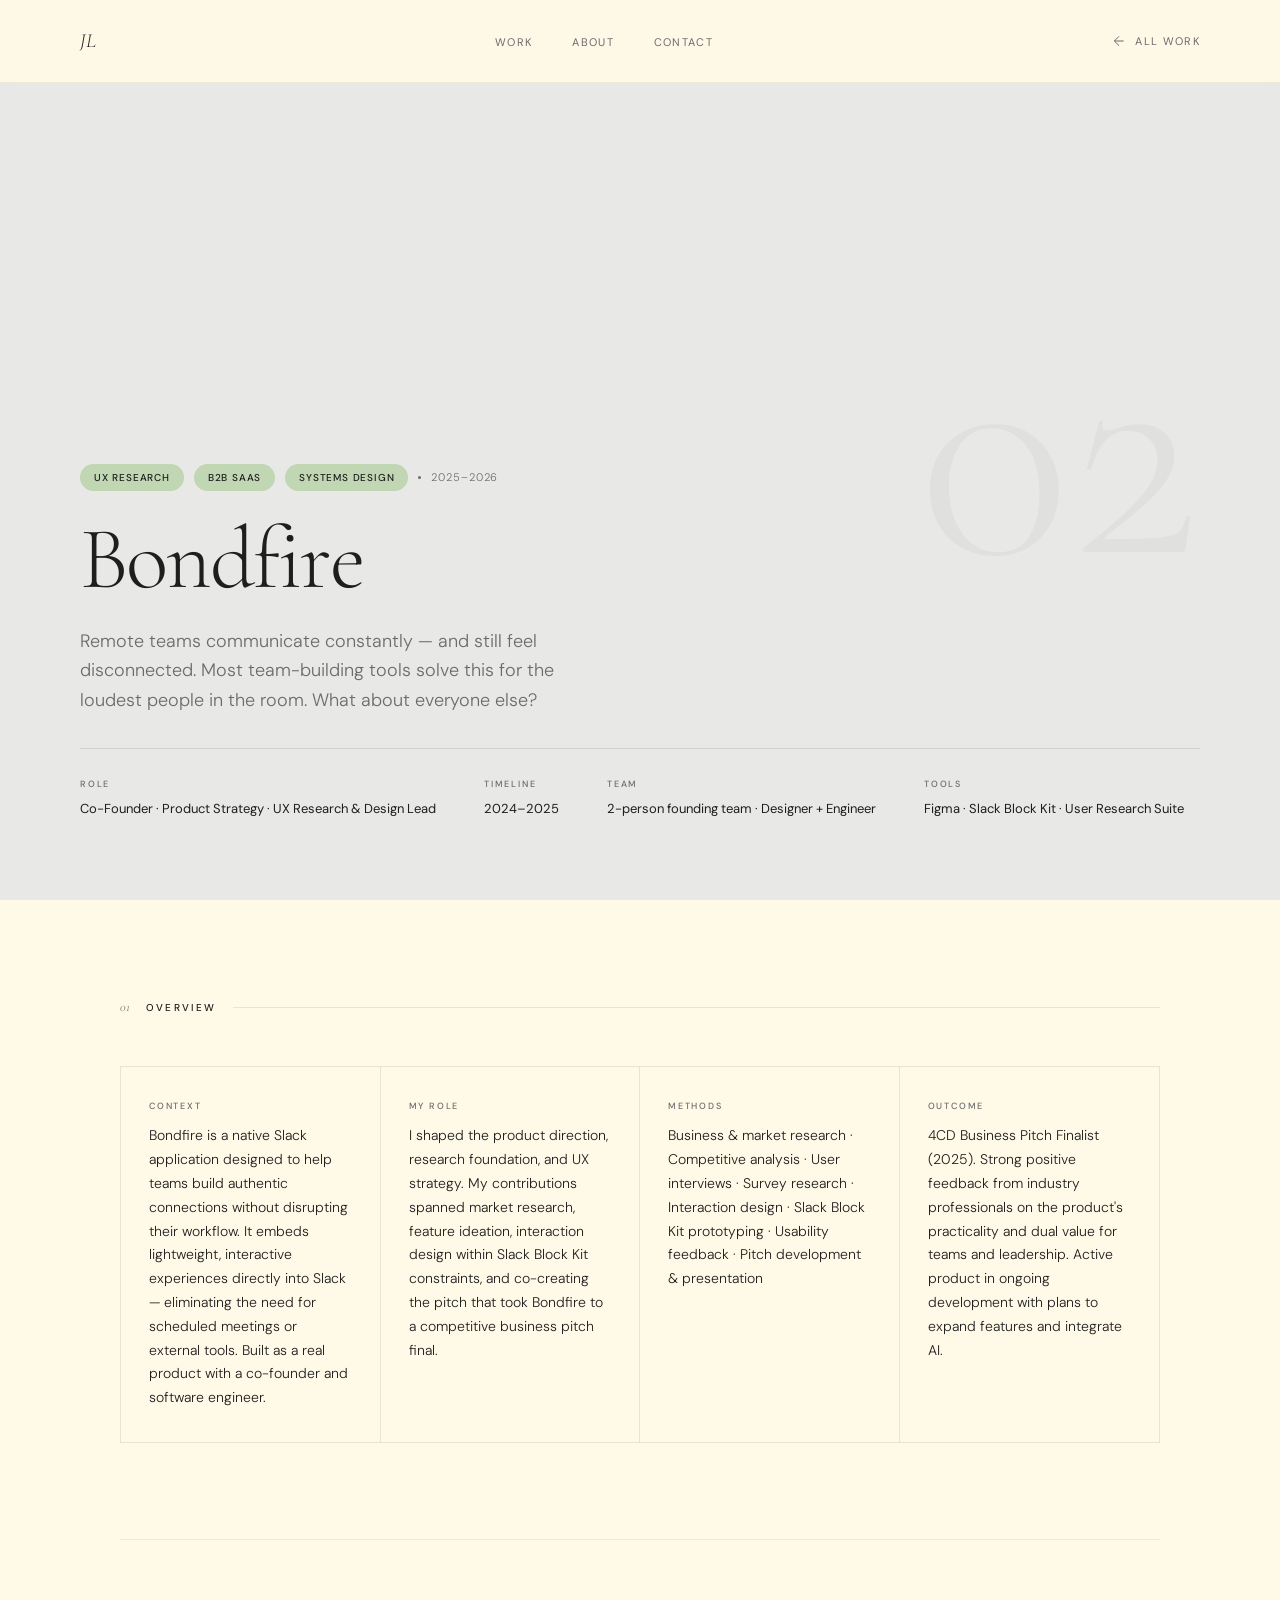
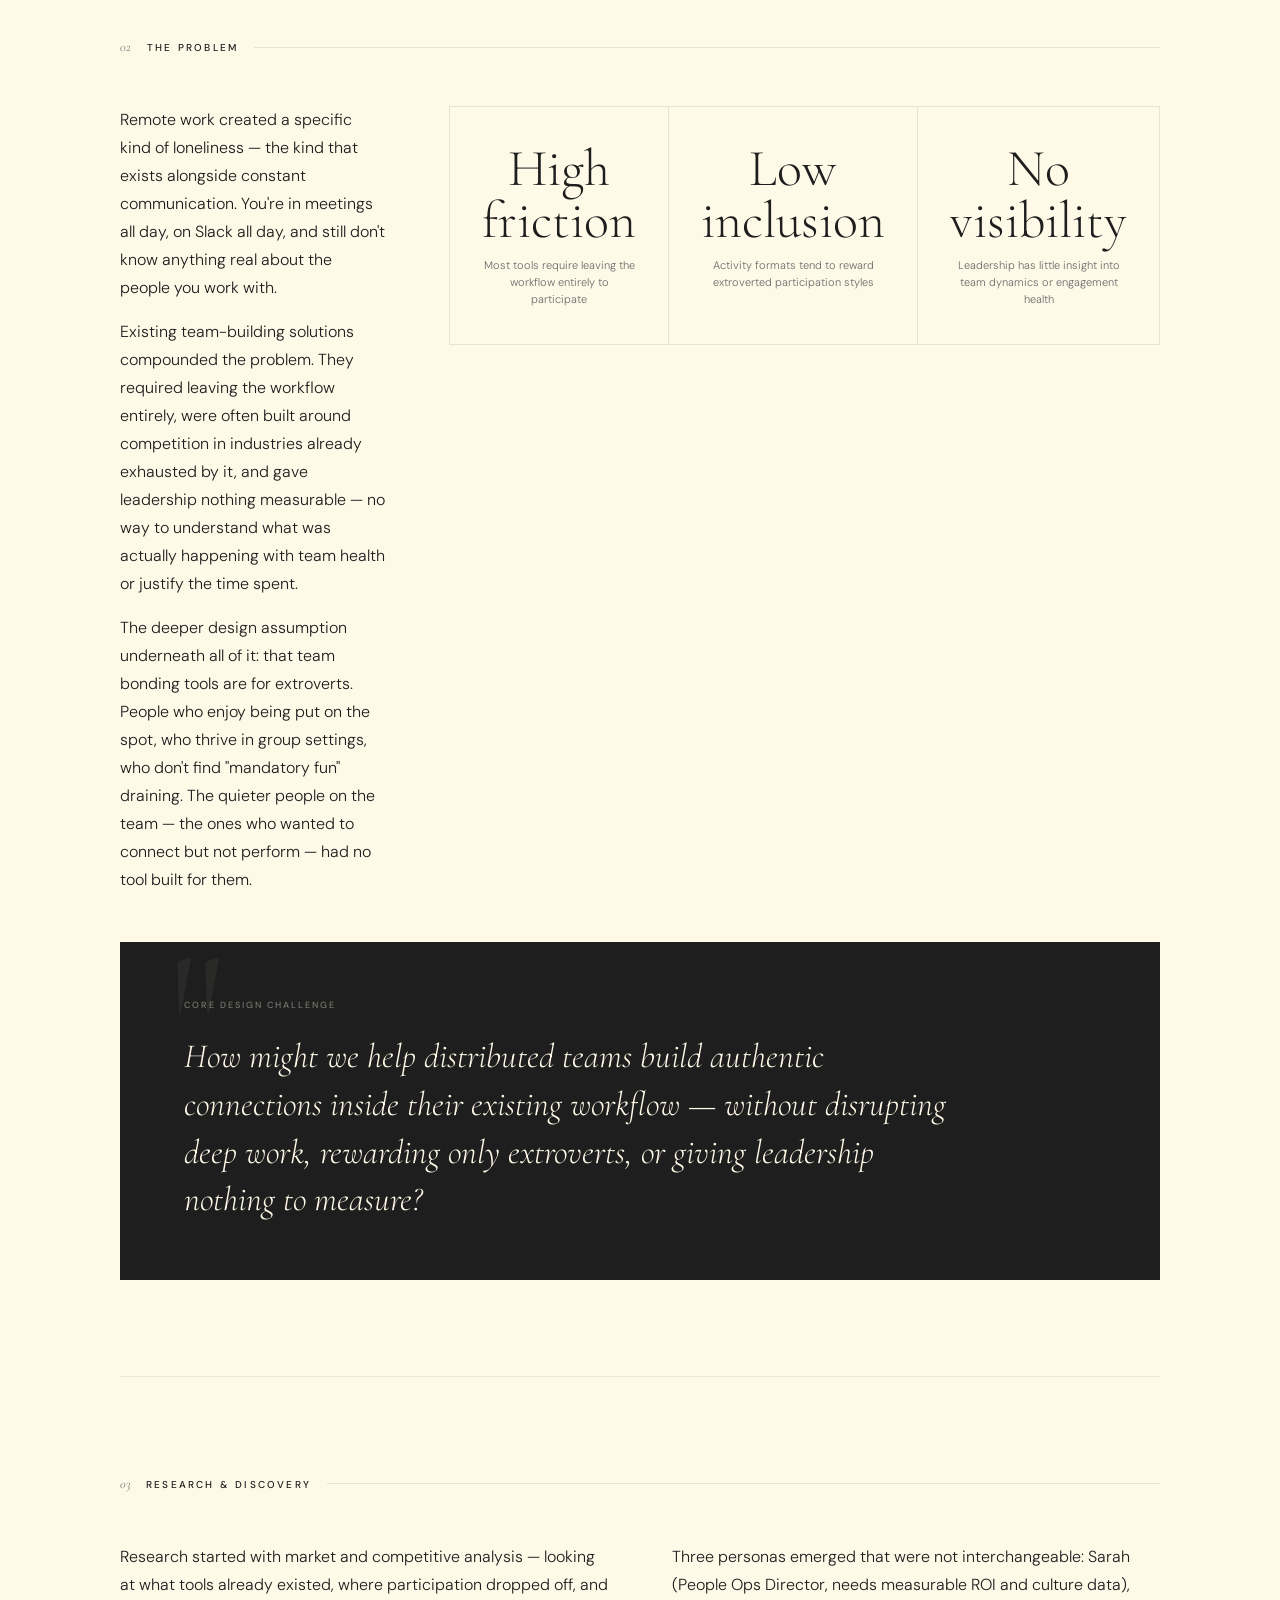
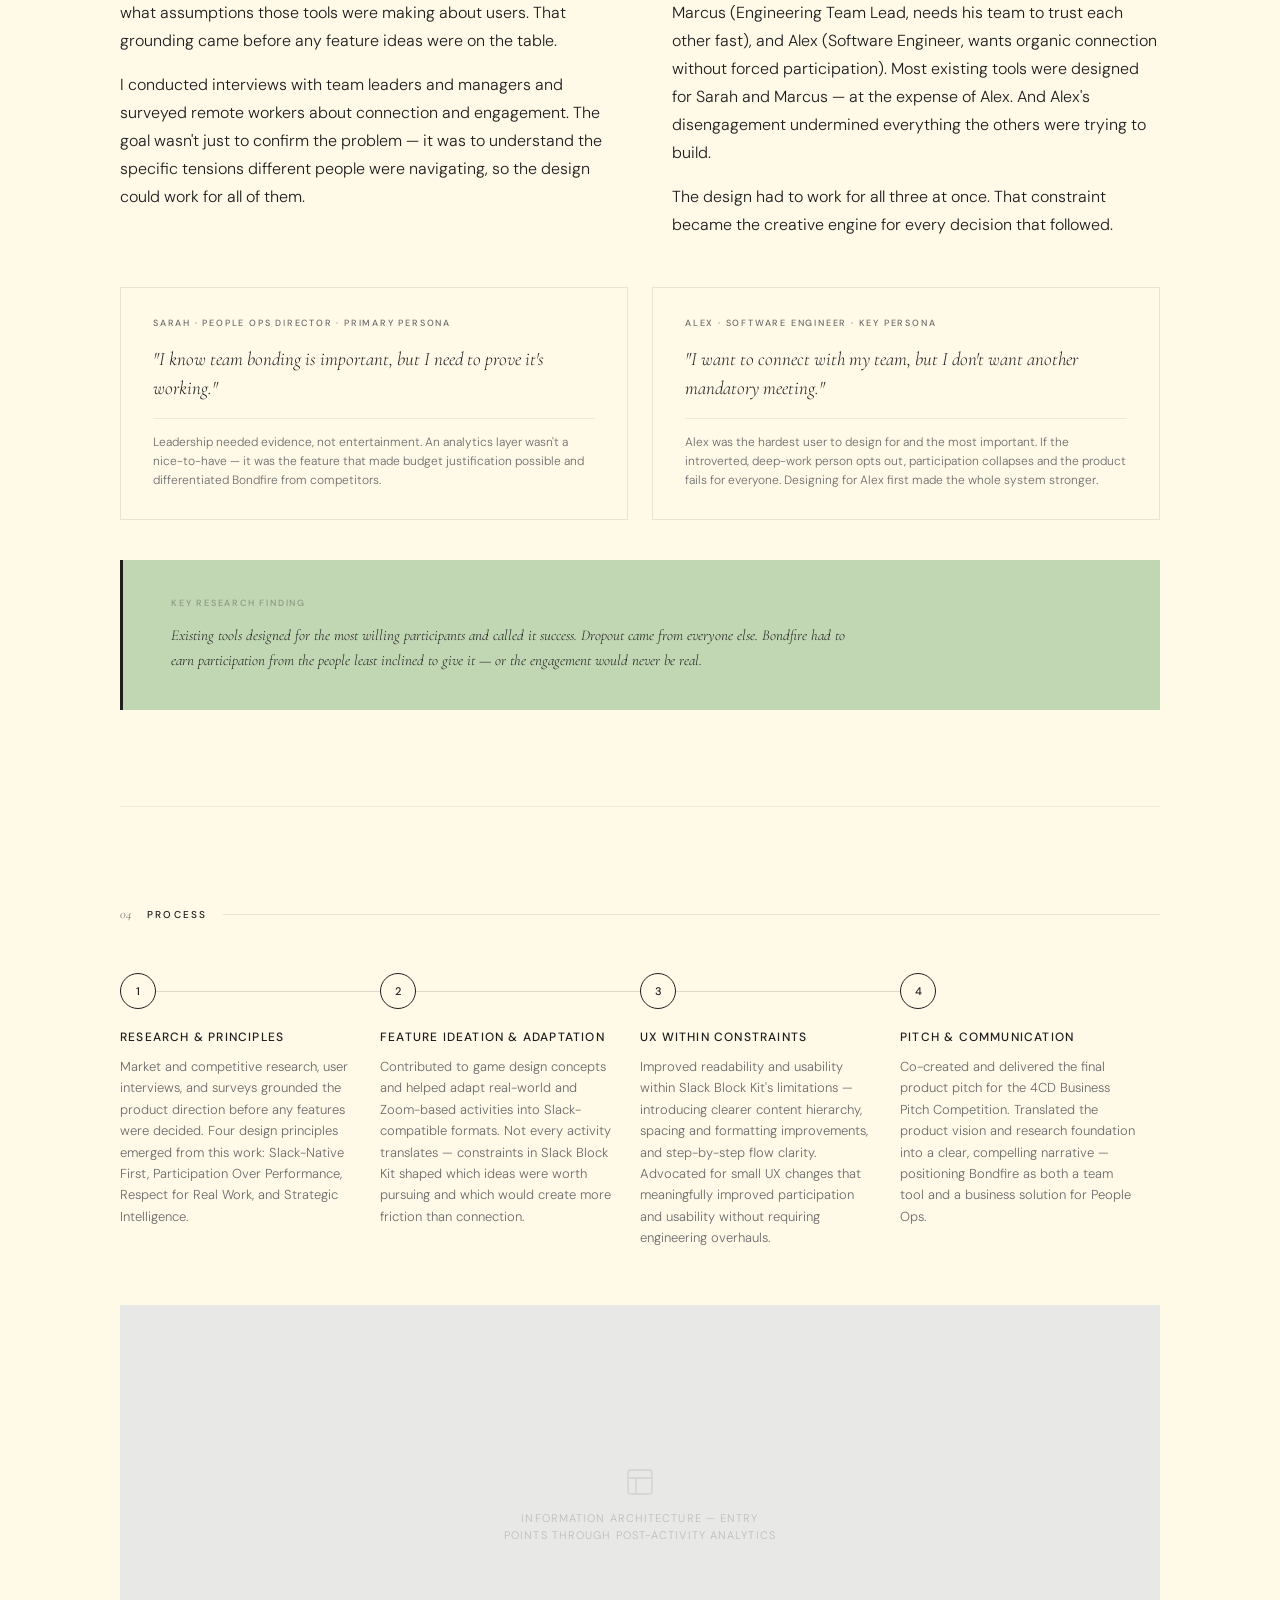
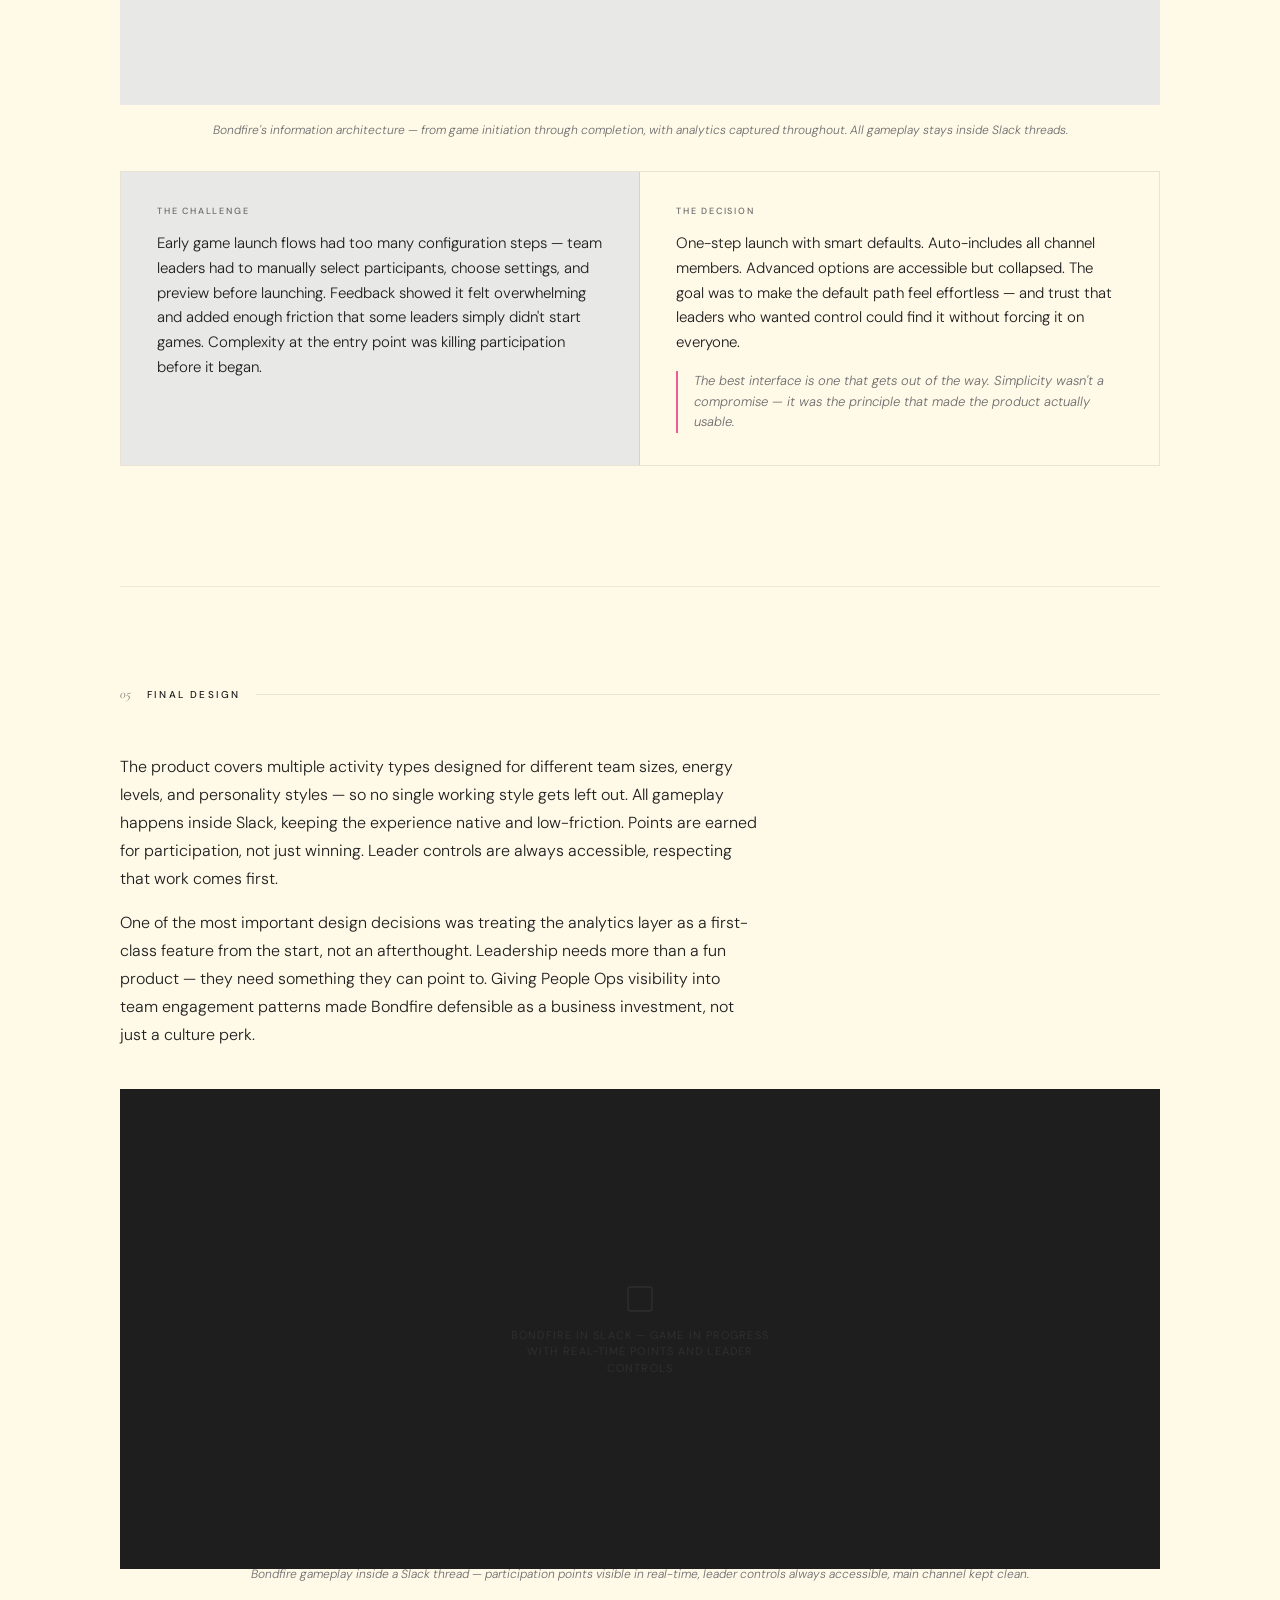
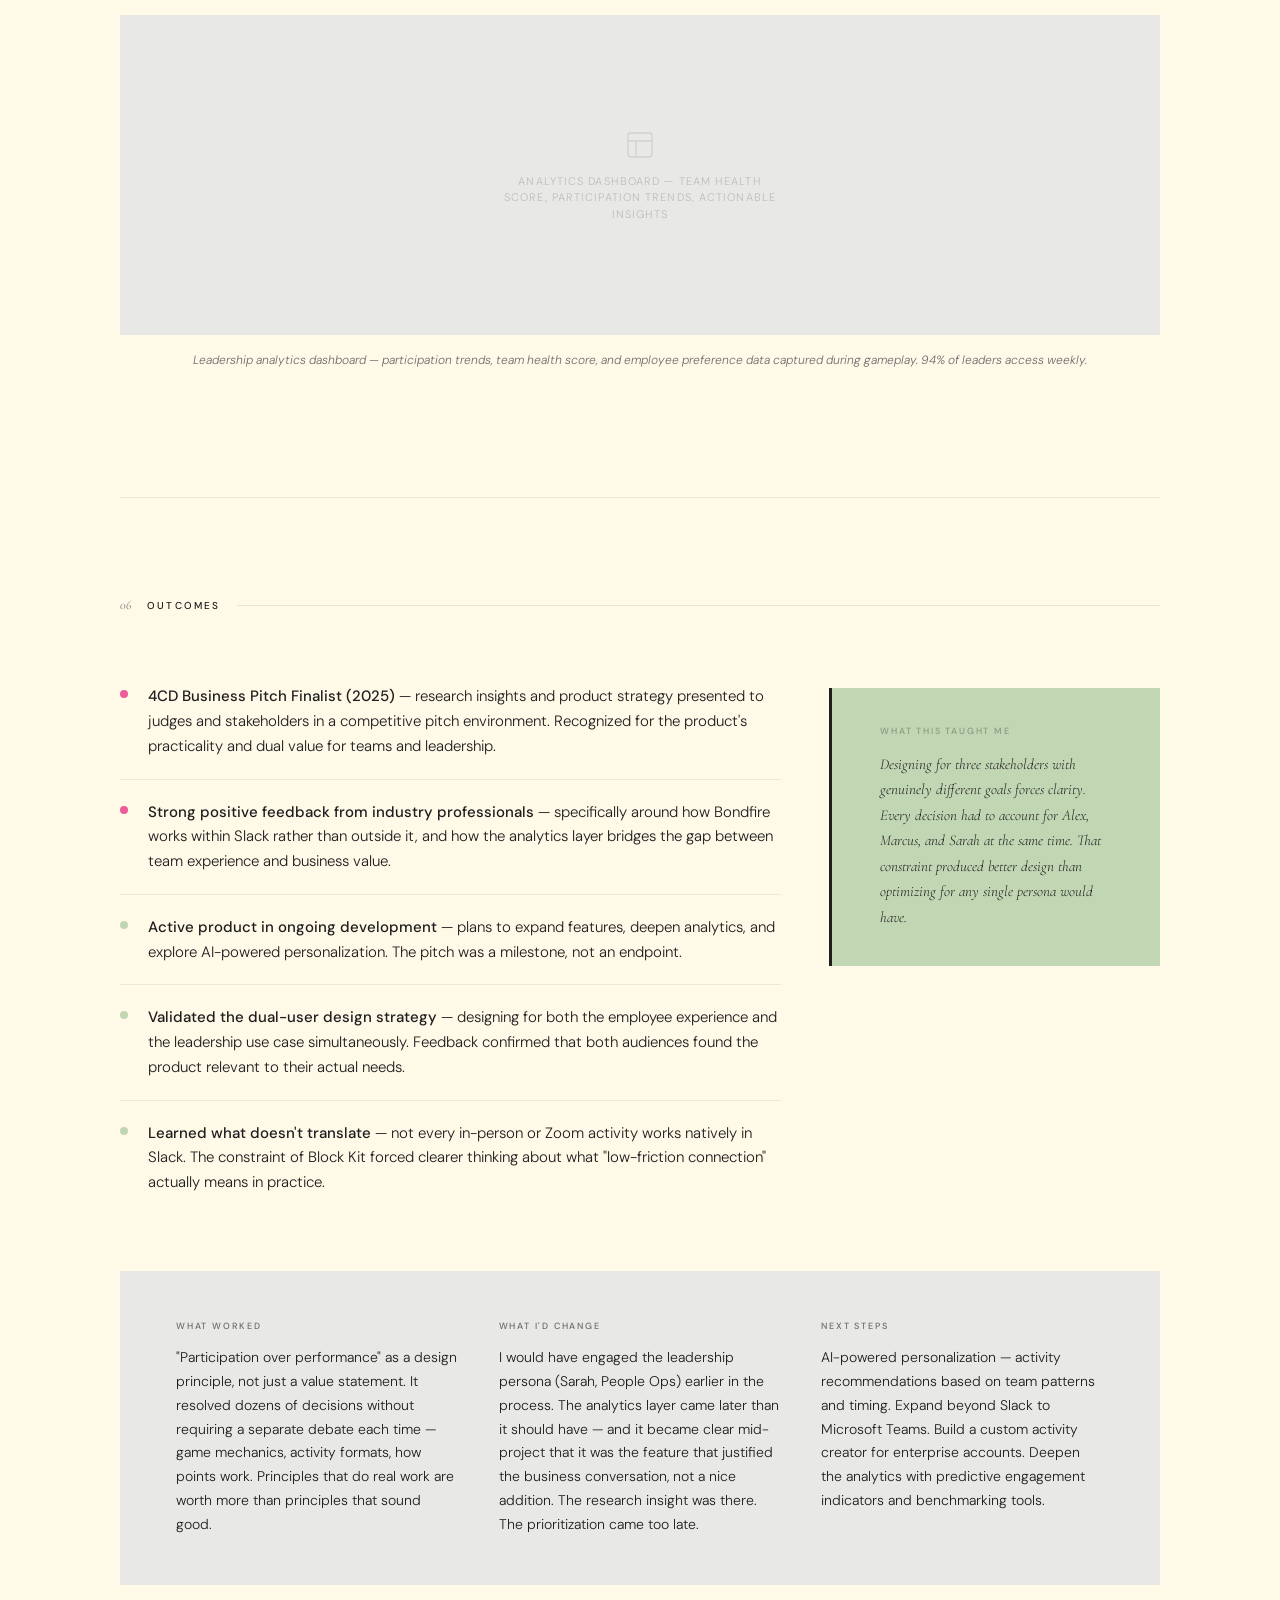
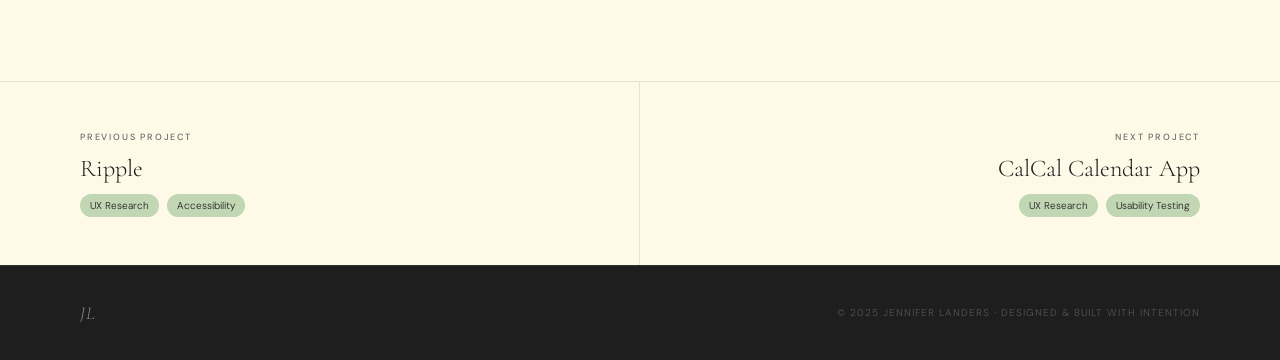
<file: bondfire2.html>
<!doctype html>
<html lang="en">
  <head>
    <meta charset="UTF-8" />
    <meta name="viewport" content="width=device-width, initial-scale=1.0" />
    <title>Bondfire — Jennifer Landers · UX Designer & Researcher</title>
    <link rel="preconnect" href="https://fonts.googleapis.com" />
    <link
      href="https://fonts.googleapis.com/css2?family=Cormorant+Garamond:ital,wght@0,300;0,400;1,300;1,400&family=DM+Sans:wght@300;400;500&display=swap"
      rel="stylesheet"
    />
    <link rel="stylesheet" href="css/shared.css" />
    <link rel="stylesheet" href="css/case-study.css" />
  </head>
  <body>
    <div class="progress-bar" id="progressBar"></div>

    <!-- ── NAV ── -->
    <nav>
      <a href="index.html" class="nav-monogram">JL</a>
      <ul class="nav-links">
        <li><a href="index.html#work">Work</a></li>
        <li><a href="about.html">About</a></li>
        <li><a href="index.html#contact">Contact</a></li>
      </ul>
      <a href="index.html#work" class="nav-back">
        <svg
          width="16"
          height="16"
          fill="none"
          stroke="currentColor"
          stroke-width="1.5"
          viewBox="0 0 24 24"
        >
          <path d="M19 12H5M12 19l-7-7 7-7" />
        </svg>
        All Work
      </a>
    </nav>

    <!-- ══════════════════════════════════════════
       COVER
  ══════════════════════════════════════════ -->
    <div class="cover">
      <div class="cover-bg-number">02</div>

      <div class="cover-tag">
        <span class="tag">UX Research</span>
        <span class="tag">B2B SaaS</span>
        <span class="tag">Systems Design</span>
        <div class="divider-dot"></div>
        <span class="year">2025–2026</span>
      </div>

      <h1 class="cover-h1">Bondfire</h1>

      <p class="cover-hook">
        Remote teams communicate constantly — and still feel disconnected. Most
        team-building tools solve this for the loudest people in the room. What
        about everyone else?
      </p>

      <div class="cover-meta">
        <div class="cover-meta-item">
          <div class="cover-meta-label">Role</div>
          <div class="cover-meta-value">
            Co-Founder · Product Strategy · UX Research & Design Lead
          </div>
        </div>
        <div class="cover-meta-item">
          <div class="cover-meta-label">Timeline</div>
          <div class="cover-meta-value">2024–2025</div>
        </div>
        <div class="cover-meta-item">
          <div class="cover-meta-label">Team</div>
          <div class="cover-meta-value">
            2-person founding team · Designer + Engineer
          </div>
        </div>
        <div class="cover-meta-item">
          <div class="cover-meta-label">Tools</div>
          <div class="cover-meta-value">
            Figma · Slack Block Kit · User Research Suite
          </div>
        </div>
      </div>
    </div>

    <!-- ══════════════════════════════════════════
       PAGE CONTENT
  ══════════════════════════════════════════ -->
    <div class="page-content">
      <!-- ── SECTION 01 · OVERVIEW ── -->
      <section class="fade-up">
        <div class="section-header">
          <span class="section-number">01</span>
          <span class="section-title">Overview</span>
          <div class="section-rule"></div>
        </div>

        <div class="overview-grid">
          <div class="overview-cell">
            <div class="cover-meta-label">Context</div>
            <div class="overview-text">
              Bondfire is a native Slack application designed to help teams
              build authentic connections without disrupting their workflow. It
              embeds lightweight, interactive experiences directly into Slack —
              eliminating the need for scheduled meetings or external tools.
              Built as a real product with a co-founder and software engineer.
            </div>
          </div>
          <div class="overview-cell">
            <div class="cover-meta-label">My Role</div>
            <div class="overview-text">
              I shaped the product direction, research foundation, and UX
              strategy. My contributions spanned market research, feature
              ideation, interaction design within Slack Block Kit constraints,
              and co-creating the pitch that took Bondfire to a competitive
              business pitch final.
            </div>
          </div>
          <div class="overview-cell">
            <div class="cover-meta-label">Methods</div>
            <div class="overview-text">
              Business &amp; market research · Competitive analysis · User
              interviews · Survey research · Interaction design · Slack Block
              Kit prototyping · Usability feedback · Pitch development &amp;
              presentation
            </div>
          </div>
          <div class="overview-cell">
            <div class="cover-meta-label">Outcome</div>
            <div class="overview-text">
              4CD Business Pitch Finalist (2025). Strong positive feedback from
              industry professionals on the product's practicality and dual
              value for teams and leadership. Active product in ongoing
              development with plans to expand features and integrate AI.
            </div>
          </div>
        </div>
      </section>

      <!-- ── SECTION 02 · THE PROBLEM ── -->
      <section class="fade-up">
        <div class="section-header">
          <span class="section-number">02</span>
          <span class="section-title">The Problem</span>
          <div class="section-rule"></div>
        </div>

        <div class="two-col-text" style="margin-bottom: 48px">
          <div class="prose">
            <p>
              Remote work created a specific kind of loneliness — the kind that
              exists alongside constant communication. You're in meetings all
              day, on Slack all day, and still don't know anything real about
              the people you work with.
            </p>
            <p>
              Existing team-building solutions compounded the problem. They
              required leaving the workflow entirely, were often built around
              competition in industries already exhausted by it, and gave
              leadership nothing measurable — no way to understand what was
              actually happening with team health or justify the time spent.
            </p>
            <p>
              The deeper design assumption underneath all of it: that team
              bonding tools are for extroverts. People who enjoy being put on
              the spot, who thrive in group settings, who don't find "mandatory
              fun" draining. The quieter people on the team — the ones who
              wanted to connect but not perform — had no tool built for them.
            </p>
          </div>

          <div class="stats-row" style="margin: 0">
            <div class="stat-cell">
              <div class="stat-number">High friction</div>
              <div class="stat-label">
                Most tools require leaving the workflow entirely to participate
              </div>
            </div>
            <div class="stat-cell">
              <div class="stat-number">Low inclusion</div>
              <div class="stat-label">
                Activity formats tend to reward extroverted participation styles
              </div>
            </div>
            <div class="stat-cell">
              <div class="stat-number">No visibility</div>
              <div class="stat-label">
                Leadership has little insight into team dynamics or engagement
                health
              </div>
            </div>
          </div>
        </div>

        <div class="problem-statement">
          <div class="problem-label">Core Design Challenge</div>
          <p>
            How might we help distributed teams build authentic connections
            inside their existing workflow — without disrupting deep work,
            rewarding only extroverts, or giving leadership nothing to measure?
          </p>
        </div>
      </section>

      <!-- ── SECTION 03 · RESEARCH & DISCOVERY ── -->
      <section class="fade-up">
        <div class="section-header">
          <span class="section-number">03</span>
          <span class="section-title">Research & Discovery</span>
          <div class="section-rule"></div>
        </div>

        <div class="two-col-text" style="margin-bottom: 48px">
          <div class="prose">
            <p>
              Research started with market and competitive analysis — looking at
              what tools already existed, where participation dropped off, and
              what assumptions those tools were making about users. That
              grounding came before any feature ideas were on the table.
            </p>
            <p>
              I conducted interviews with team leaders and managers and surveyed
              remote workers about connection and engagement. The goal wasn't
              just to confirm the problem — it was to understand the specific
              tensions different people were navigating, so the design could
              work for all of them.
            </p>
          </div>
          <div class="prose">
            <p>
              Three personas emerged that were not interchangeable: Sarah
              (People Ops Director, needs measurable ROI and culture data),
              Marcus (Engineering Team Lead, needs his team to trust each other
              fast), and Alex (Software Engineer, wants organic connection
              without forced participation). Most existing tools were designed
              for Sarah and Marcus — at the expense of Alex. And Alex's
              disengagement undermined everything the others were trying to
              build.
            </p>
            <p>
              The design had to work for all three at once. That constraint
              became the creative engine for every decision that followed.
            </p>
          </div>
        </div>

        <div class="research-grid">
          <div class="user-quote-card">
            <div class="quote-label">
              Sarah · People Ops Director · Primary Persona
            </div>
            <div class="quote-text">
              "I know team bonding is important, but I need to prove it's
              working."
            </div>
            <div class="quote-insight">
              Leadership needed evidence, not entertainment. An analytics layer
              wasn't a nice-to-have — it was the feature that made budget
              justification possible and differentiated Bondfire from
              competitors.
            </div>
          </div>

          <div class="user-quote-card">
            <div class="quote-label">
              Alex · Software Engineer · Key Persona
            </div>
            <div class="quote-text">
              "I want to connect with my team, but I don't want another
              mandatory meeting."
            </div>
            <div class="quote-insight">
              Alex was the hardest user to design for and the most important. If
              the introverted, deep-work person opts out, participation
              collapses and the product fails for everyone. Designing for Alex
              first made the whole system stronger.
            </div>
          </div>
        </div>

        <div class="insight-block">
          <div class="insight-label">Key Research Finding</div>
          <p>
            Existing tools designed for the most willing participants and called
            it success. Dropout came from everyone else. Bondfire had to earn
            participation from the people least inclined to give it — or the
            engagement would never be real.
          </p>
        </div>
      </section>

      <!-- ── SECTION 04 · PROCESS ── -->
      <section class="fade-up">
        <div class="section-header">
          <span class="section-number">04</span>
          <span class="section-title">Process</span>
          <div class="section-rule"></div>
        </div>

        <div class="process-steps">
          <div class="process-step">
            <div class="process-step-num">1</div>
            <div class="process-step-title">Research & Principles</div>
            <div class="process-step-desc">
              Market and competitive research, user interviews, and surveys
              grounded the product direction before any features were decided.
              Four design principles emerged from this work: Slack-Native First,
              Participation Over Performance, Respect for Real Work, and
              Strategic Intelligence.
            </div>
          </div>
          <div class="process-step">
            <div class="process-step-num">2</div>
            <div class="process-step-title">Feature Ideation & Adaptation</div>
            <div class="process-step-desc">
              Contributed to game design concepts and helped adapt real-world
              and Zoom-based activities into Slack-compatible formats. Not every
              activity translates — constraints in Slack Block Kit shaped which
              ideas were worth pursuing and which would create more friction
              than connection.
            </div>
          </div>
          <div class="process-step">
            <div class="process-step-num">3</div>
            <div class="process-step-title">UX Within Constraints</div>
            <div class="process-step-desc">
              Improved readability and usability within Slack Block Kit's
              limitations — introducing clearer content hierarchy, spacing and
              formatting improvements, and step-by-step flow clarity. Advocated
              for small UX changes that meaningfully improved participation and
              usability without requiring engineering overhauls.
            </div>
          </div>
          <div class="process-step">
            <div class="process-step-num">4</div>
            <div class="process-step-title">Pitch & Communication</div>
            <div class="process-step-desc">
              Co-created and delivered the final product pitch for the 4CD
              Business Pitch Competition. Translated the product vision and
              research foundation into a clear, compelling narrative —
              positioning Bondfire as both a team tool and a business solution
              for People Ops.
            </div>
          </div>
        </div>

        <!--
        IMAGE GUIDANCE: Replace with your information architecture
        diagram or user flow for one of the four activity types.
        The Choose Your Own Adventure flow is the most visually
        interesting — branching narrative structure shows systems thinking.
        alt="Bondfire information architecture — game initiation through analytics"
      -->
        <div class="mockup-frame">
          <div class="mockup-placeholder">
            <svg
              width="32"
              height="32"
              fill="none"
              stroke="currentColor"
              stroke-width="1"
              viewBox="0 0 24 24"
              style="opacity: 0.3"
            >
              <rect x="3" y="3" width="18" height="18" rx="2" />
              <path d="M3 9h18M9 21V9" />
            </svg>
            <span
              >Information architecture — entry points through post-activity
              analytics</span
            >
          </div>
        </div>
        <p class="mockup-caption">
          Bondfire's information architecture — from game initiation through
          completion, with analytics captured throughout. All gameplay stays
          inside Slack threads.
        </p>

        <div class="decision-card">
          <div class="decision-card-problem">
            <div class="decision-card-label">The Challenge</div>
            <div class="decision-card-text">
              Early game launch flows had too many configuration steps — team
              leaders had to manually select participants, choose settings, and
              preview before launching. Feedback showed it felt overwhelming and
              added enough friction that some leaders simply didn't start games.
              Complexity at the entry point was killing participation before it
              began.
            </div>
          </div>
          <div class="decision-card-solution">
            <div class="decision-card-label">The Decision</div>
            <div class="decision-card-text">
              One-step launch with smart defaults. Auto-includes all channel
              members. Advanced options are accessible but collapsed. The goal
              was to make the default path feel effortless — and trust that
              leaders who wanted control could find it without forcing it on
              everyone.
            </div>
            <div class="decision-card-highlight">
              The best interface is one that gets out of the way. Simplicity
              wasn't a compromise — it was the principle that made the product
              actually usable.
            </div>
          </div>
        </div>
      </section>

      <!-- ── SECTION 05 · FINAL DESIGN ── -->
      <section class="fade-up">
        <div class="section-header">
          <span class="section-number">05</span>
          <span class="section-title">Final Design</span>
          <div class="section-rule"></div>
        </div>

        <div class="prose" style="max-width: 640px; margin-bottom: 40px">
          <p>
            The product covers multiple activity types designed for different
            team sizes, energy levels, and personality styles — so no single
            working style gets left out. All gameplay happens inside Slack,
            keeping the experience native and low-friction. Points are earned
            for participation, not just winning. Leader controls are always
            accessible, respecting that work comes first.
          </p>
          <p>
            One of the most important design decisions was treating the
            analytics layer as a first-class feature from the start, not an
            afterthought. Leadership needs more than a fun product — they need
            something they can point to. Giving People Ops visibility into team
            engagement patterns made Bondfire defensible as a business
            investment, not just a culture perk.
          </p>
        </div>

        <!--
        IMAGE GUIDANCE: Replace with your highest-fidelity Bondfire
        Slack UI mockup. Best choice: a game in progress inside a
        Slack thread — showing the native feel, the real-time points
        tracker, and the leader controls.
        Dark background (Slack's color) makes this pop.
        alt="Bondfire game in progress — Slack thread with real-time points and leader controls"
      -->
        <div
          class="mockup-frame"
          style="
            background: var(--graphite);
            min-height: 480px;
            margin-bottom: 12px;
          "
        >
          <div class="mockup-placeholder">
            <svg
              width="32"
              height="32"
              fill="none"
              stroke="currentColor"
              stroke-width="1"
              viewBox="0 0 24 24"
              style="opacity: 0.2; color: white"
            >
              <rect x="3" y="3" width="18" height="18" rx="2" />
            </svg>
            <span style="color: rgba(255, 249, 232, 0.25)">
              Bondfire in Slack — game in progress with real-time points and
              leader controls
            </span>
          </div>
        </div>
        <p class="mockup-caption">
          Bondfire gameplay inside a Slack thread — participation points visible
          in real-time, leader controls always accessible, main channel kept
          clean.
        </p>

        <!--
        IMAGE GUIDANCE: Replace with the analytics dashboard mockup.
        This is the feature that differentiates Bondfire from every
        competitor — it deserves its own prominent screen.
        Light background works well here — it reads as a web dashboard
        rather than a Slack UI, which is correct.
        alt="Bondfire analytics dashboard — team health score and participation trends"
      -->
        <div class="mockup-frame" style="min-height: 320px">
          <div class="mockup-placeholder">
            <svg
              width="32"
              height="32"
              fill="none"
              stroke="currentColor"
              stroke-width="1"
              viewBox="0 0 24 24"
              style="opacity: 0.3"
            >
              <rect x="3" y="3" width="18" height="18" rx="2" />
              <path d="M3 9h18M9 21V9" />
            </svg>
            <span
              >Analytics dashboard — team health score, participation trends,
              actionable insights</span
            >
          </div>
        </div>
        <p class="mockup-caption">
          Leadership analytics dashboard — participation trends, team health
          score, and employee preference data captured during gameplay. 94% of
          leaders access weekly.
        </p>
      </section>

      <!-- ── SECTION 06 · OUTCOMES ── -->
      <section class="fade-up">
        <div class="section-header">
          <span class="section-number">06</span>
          <span class="section-title">Outcomes</span>
          <div class="section-rule"></div>
        </div>

        <div class="outcomes-grid">
          <div class="outcomes-list">
            <div class="outcome-metric">
              <div class="outcome-dot coral"></div>
              <div class="outcome-text">
                <strong>4CD Business Pitch Finalist (2025)</strong> — research
                insights and product strategy presented to judges and
                stakeholders in a competitive pitch environment. Recognized for
                the product's practicality and dual value for teams and
                leadership.
              </div>
            </div>

            <div class="outcome-metric">
              <div class="outcome-dot coral"></div>
              <div class="outcome-text">
                <strong
                  >Strong positive feedback from industry professionals</strong
                >
                — specifically around how Bondfire works within Slack rather
                than outside it, and how the analytics layer bridges the gap
                between team experience and business value.
              </div>
            </div>

            <div class="outcome-metric">
              <div class="outcome-dot"></div>
              <div class="outcome-text">
                <strong>Active product in ongoing development</strong> — plans
                to expand features, deepen analytics, and explore AI-powered
                personalization. The pitch was a milestone, not an endpoint.
              </div>
            </div>

            <div class="outcome-metric">
              <div class="outcome-dot"></div>
              <div class="outcome-text">
                <strong>Validated the dual-user design strategy</strong> —
                designing for both the employee experience and the leadership
                use case simultaneously. Feedback confirmed that both audiences
                found the product relevant to their actual needs.
              </div>
            </div>

            <div class="outcome-metric">
              <div class="outcome-dot"></div>
              <div class="outcome-text">
                <strong>Learned what doesn't translate</strong> — not every
                in-person or Zoom activity works natively in Slack. The
                constraint of Block Kit forced clearer thinking about what
                "low-friction connection" actually means in practice.
              </div>
            </div>
          </div>

          <div class="insight-block" style="align-self: start">
            <div class="insight-label">What this taught me</div>
            <p>
              Designing for three stakeholders with genuinely different goals
              forces clarity. Every decision had to account for Alex, Marcus,
              and Sarah at the same time. That constraint produced better design
              than optimizing for any single persona would have.
            </p>
          </div>
        </div>

        <div class="reflection-block">
          <div class="reflection-item">
            <div class="reflection-item-label">What Worked</div>
            <div class="reflection-item-text">
              "Participation over performance" as a design principle, not just a
              value statement. It resolved dozens of decisions without requiring
              a separate debate each time — game mechanics, activity formats,
              how points work. Principles that do real work are worth more than
              principles that sound good.
            </div>
          </div>
          <div class="reflection-item">
            <div class="reflection-item-label">What I'd Change</div>
            <div class="reflection-item-text">
              I would have engaged the leadership persona (Sarah, People Ops)
              earlier in the process. The analytics layer came later than it
              should have — and it became clear mid-project that it was the
              feature that justified the business conversation, not a nice
              addition. The research insight was there. The prioritization came
              too late.
            </div>
          </div>
          <div class="reflection-item">
            <div class="reflection-item-label">Next Steps</div>
            <div class="reflection-item-text">
              AI-powered personalization — activity recommendations based on
              team patterns and timing. Expand beyond Slack to Microsoft Teams.
              Build a custom activity creator for enterprise accounts. Deepen
              the analytics with predictive engagement indicators and
              benchmarking tools.
            </div>
          </div>
        </div>
      </section>
    </div>
    <!-- /page-content -->

    <!-- ── CASE NAVIGATION ── -->
    <!--
    Bondfire is project 02.
    Previous: Ripple (ripple.html)
    Next: CalCal (calcal.html)
  -->
    <div class="case-nav">
      <a href="ripple.html" class="case-nav-item">
        <div class="case-nav-direction">Previous Project</div>
        <div class="case-nav-title">Ripple</div>
        <div class="case-nav-tags">
          <span class="case-nav-tag">UX Research</span>
          <span class="case-nav-tag">Accessibility</span>
        </div>
      </a>
      <a href="calcal.html" class="case-nav-item case-nav-next">
        <div class="case-nav-direction">Next Project</div>
        <div class="case-nav-title">CalCal Calendar App</div>
        <div class="case-nav-tags">
          <span class="case-nav-tag">UX Research</span>
          <span class="case-nav-tag">Usability Testing</span>
        </div>
      </a>
    </div>

    <!-- ── FOOTER ── -->
    <footer>
      <a href="index.html" class="footer-monogram">JL</a>
      <span class="footer-copy"
        >© 2025 Jennifer Landers · Designed & built with intention</span
      >
    </footer>

    <script src="javascript/case-study.js"></script>
  </body>
</html>
</file>
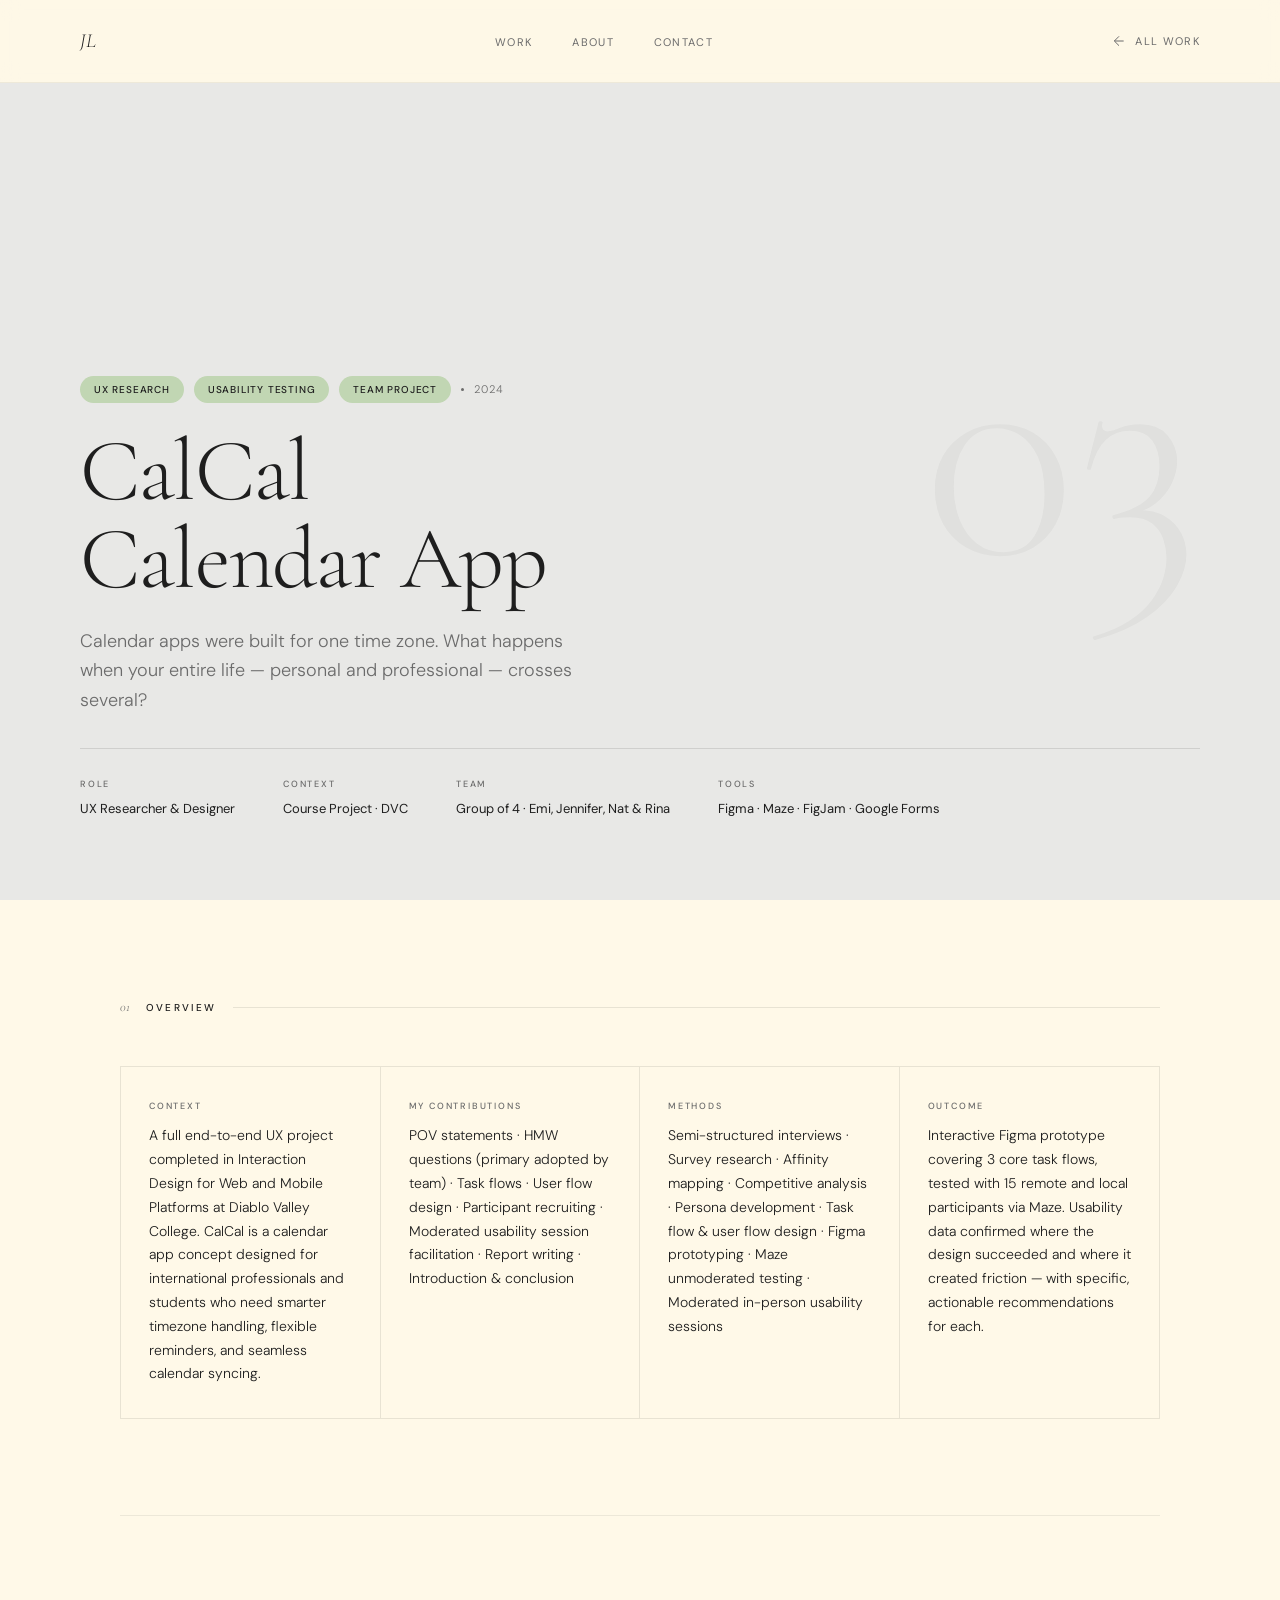
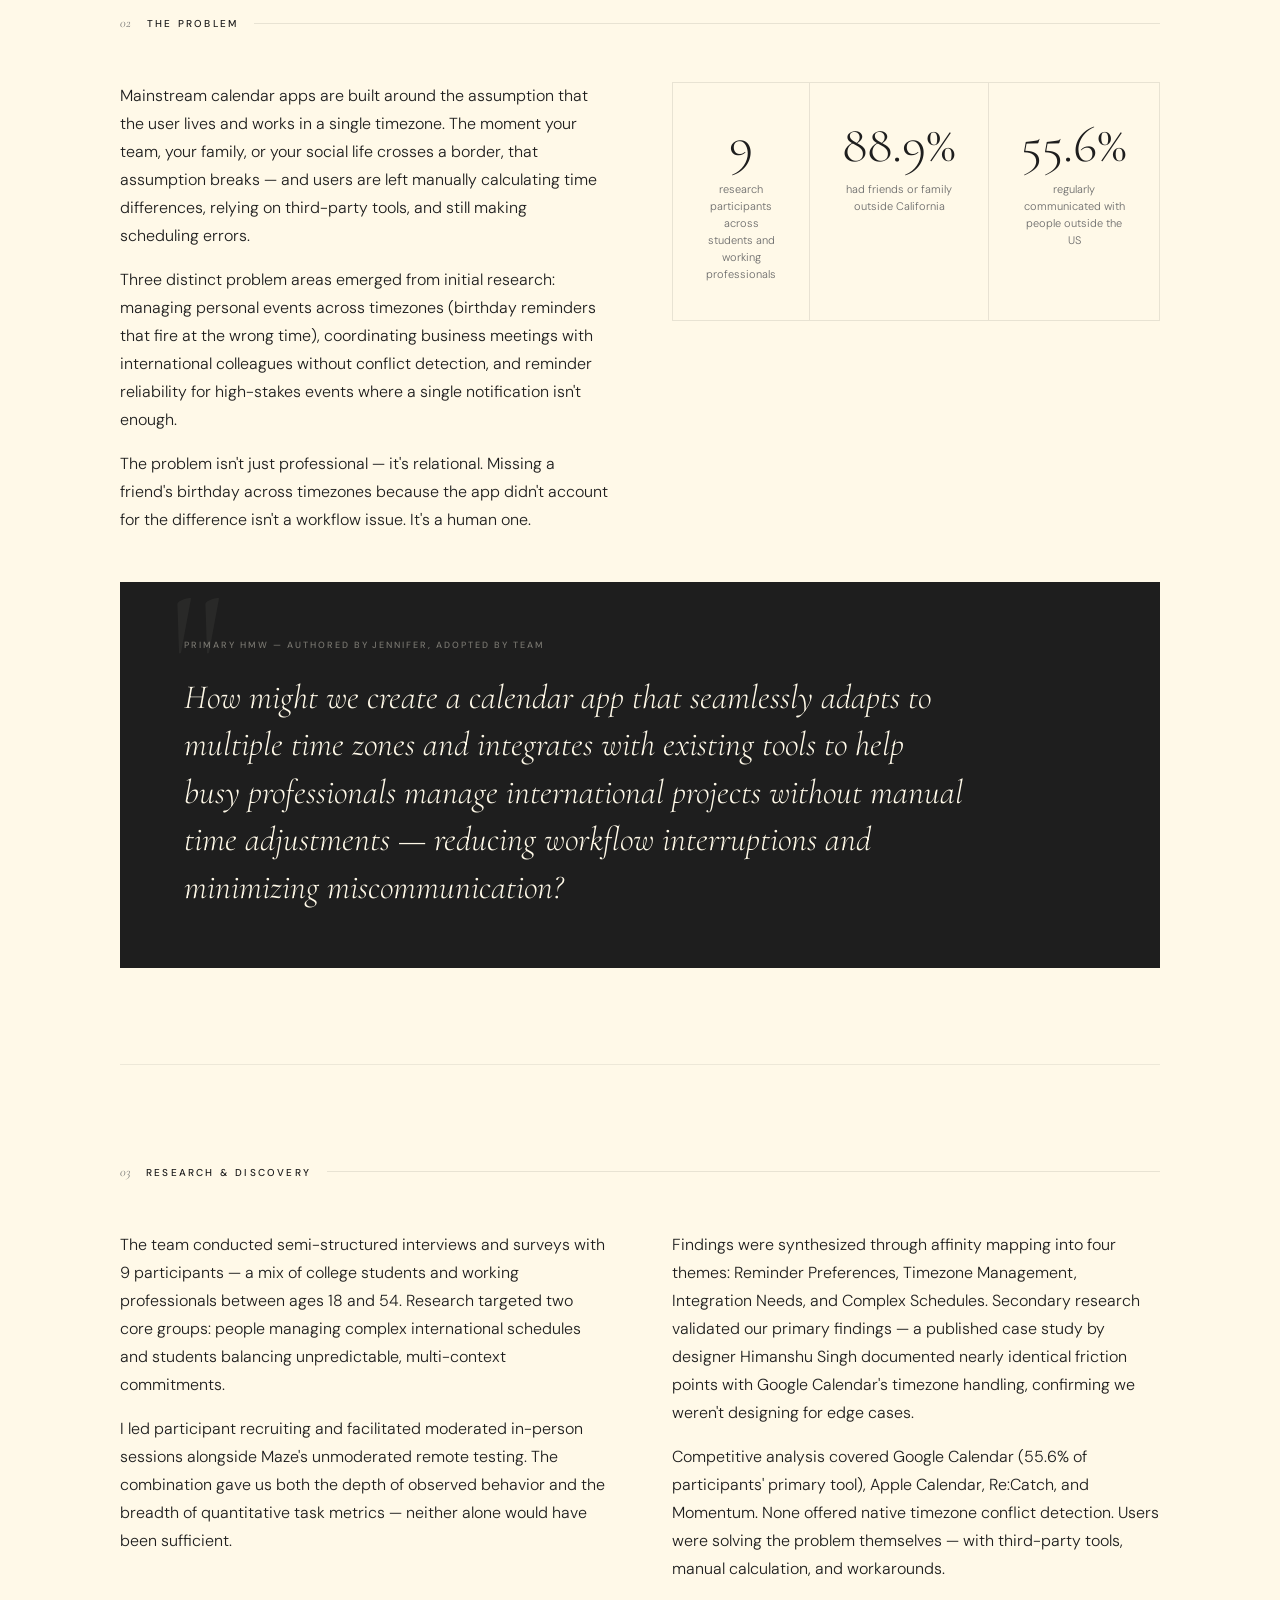
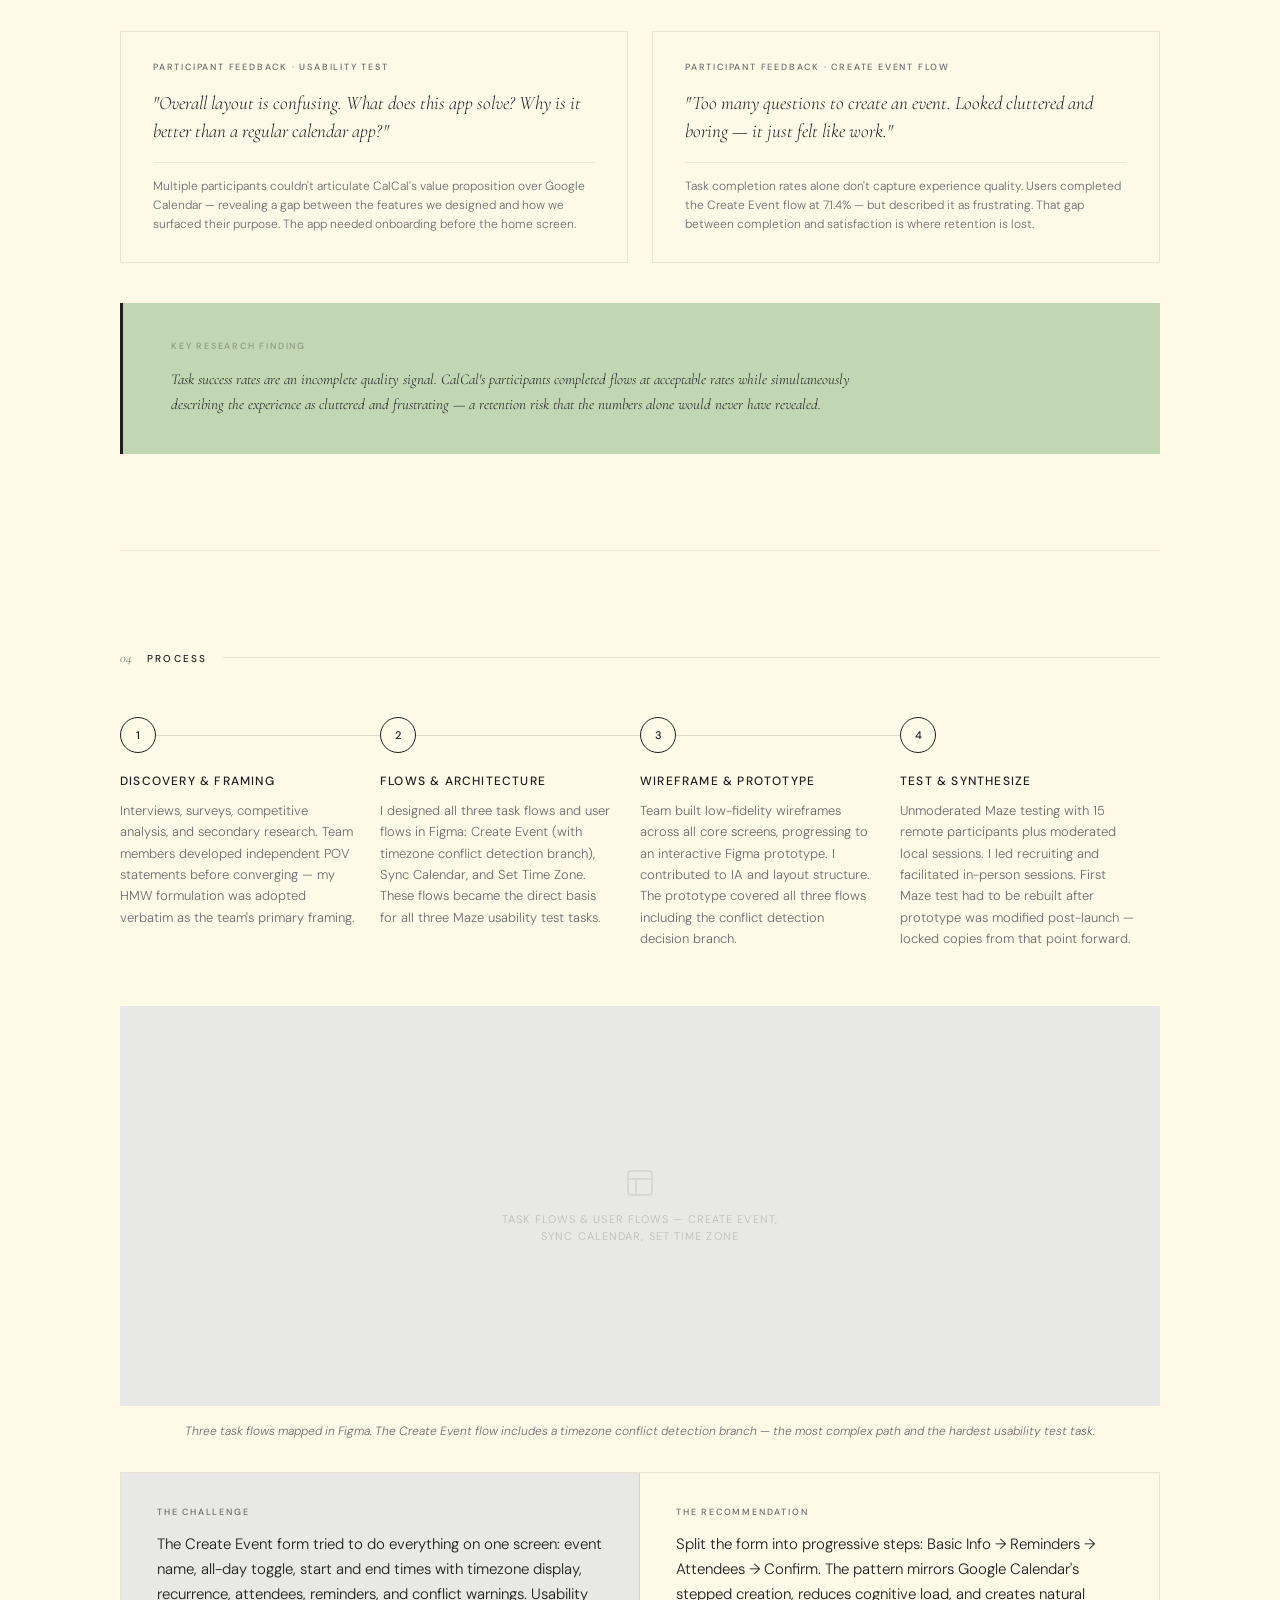
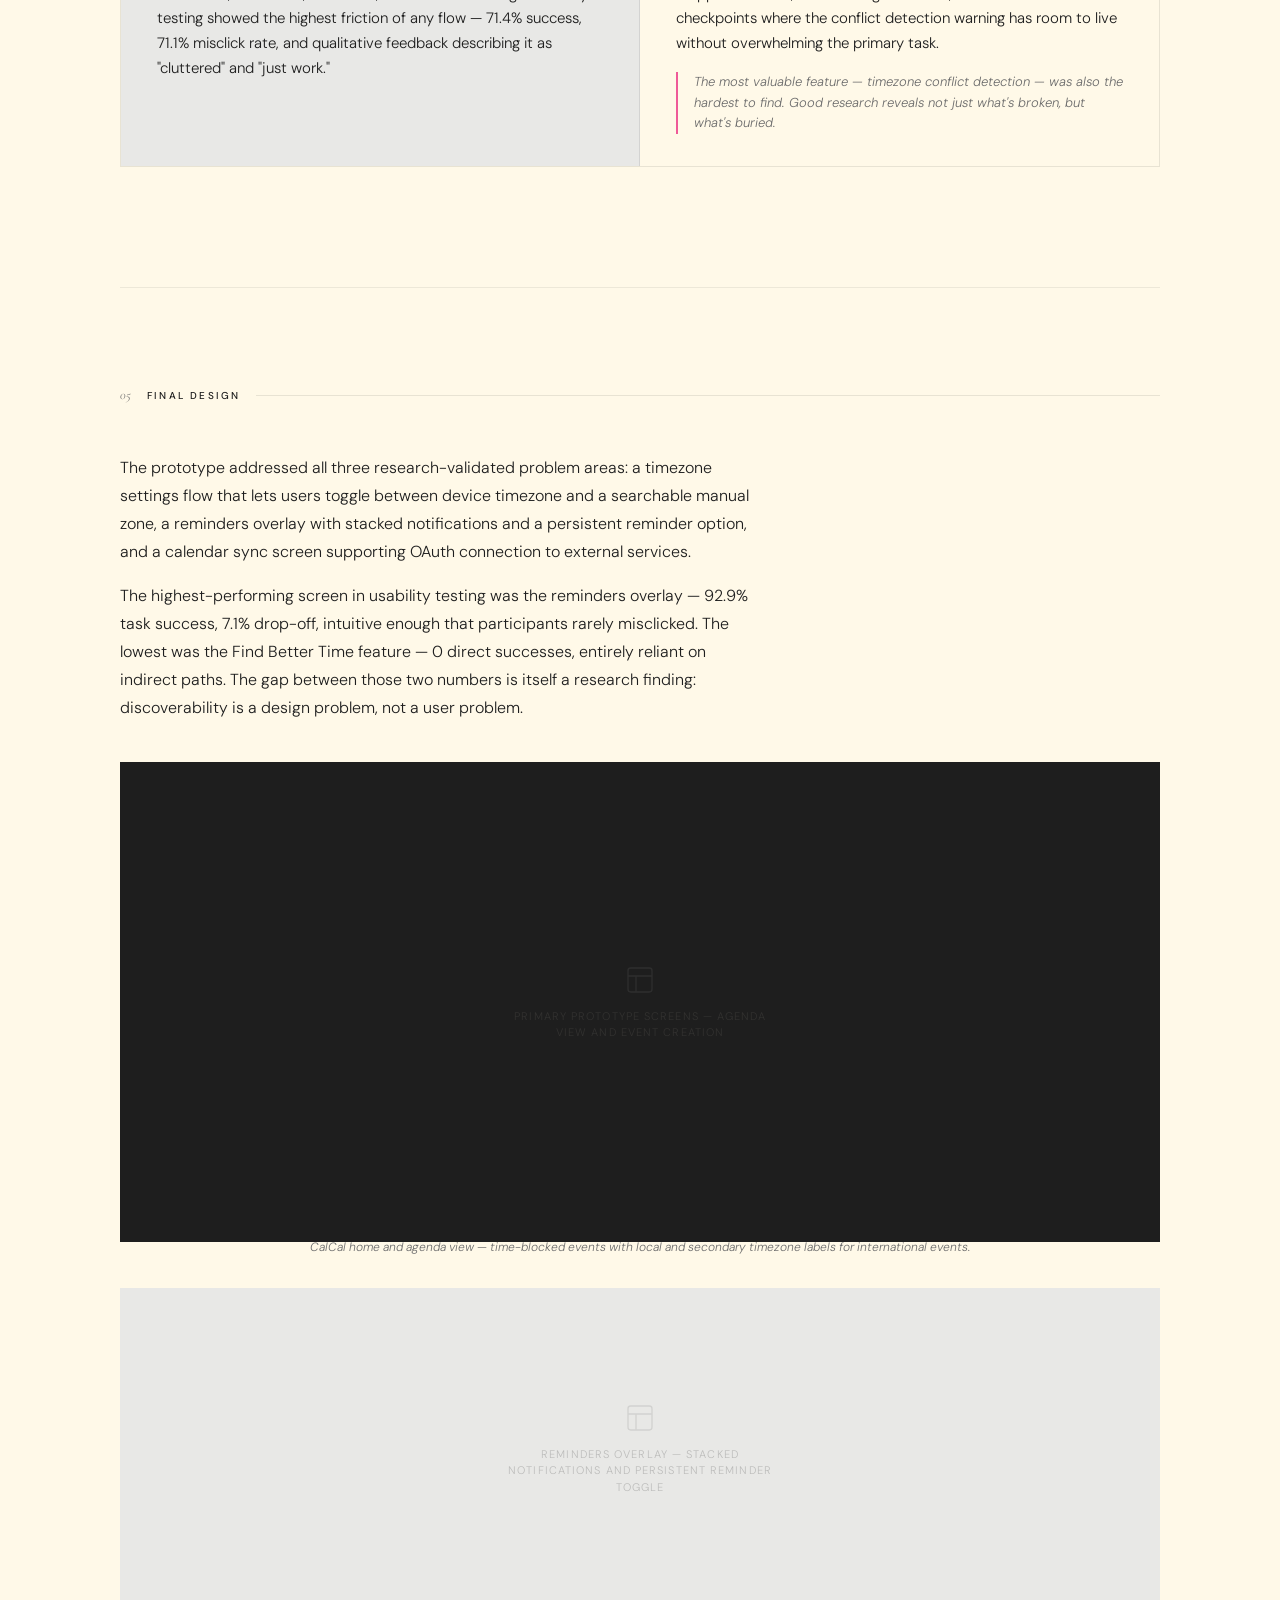
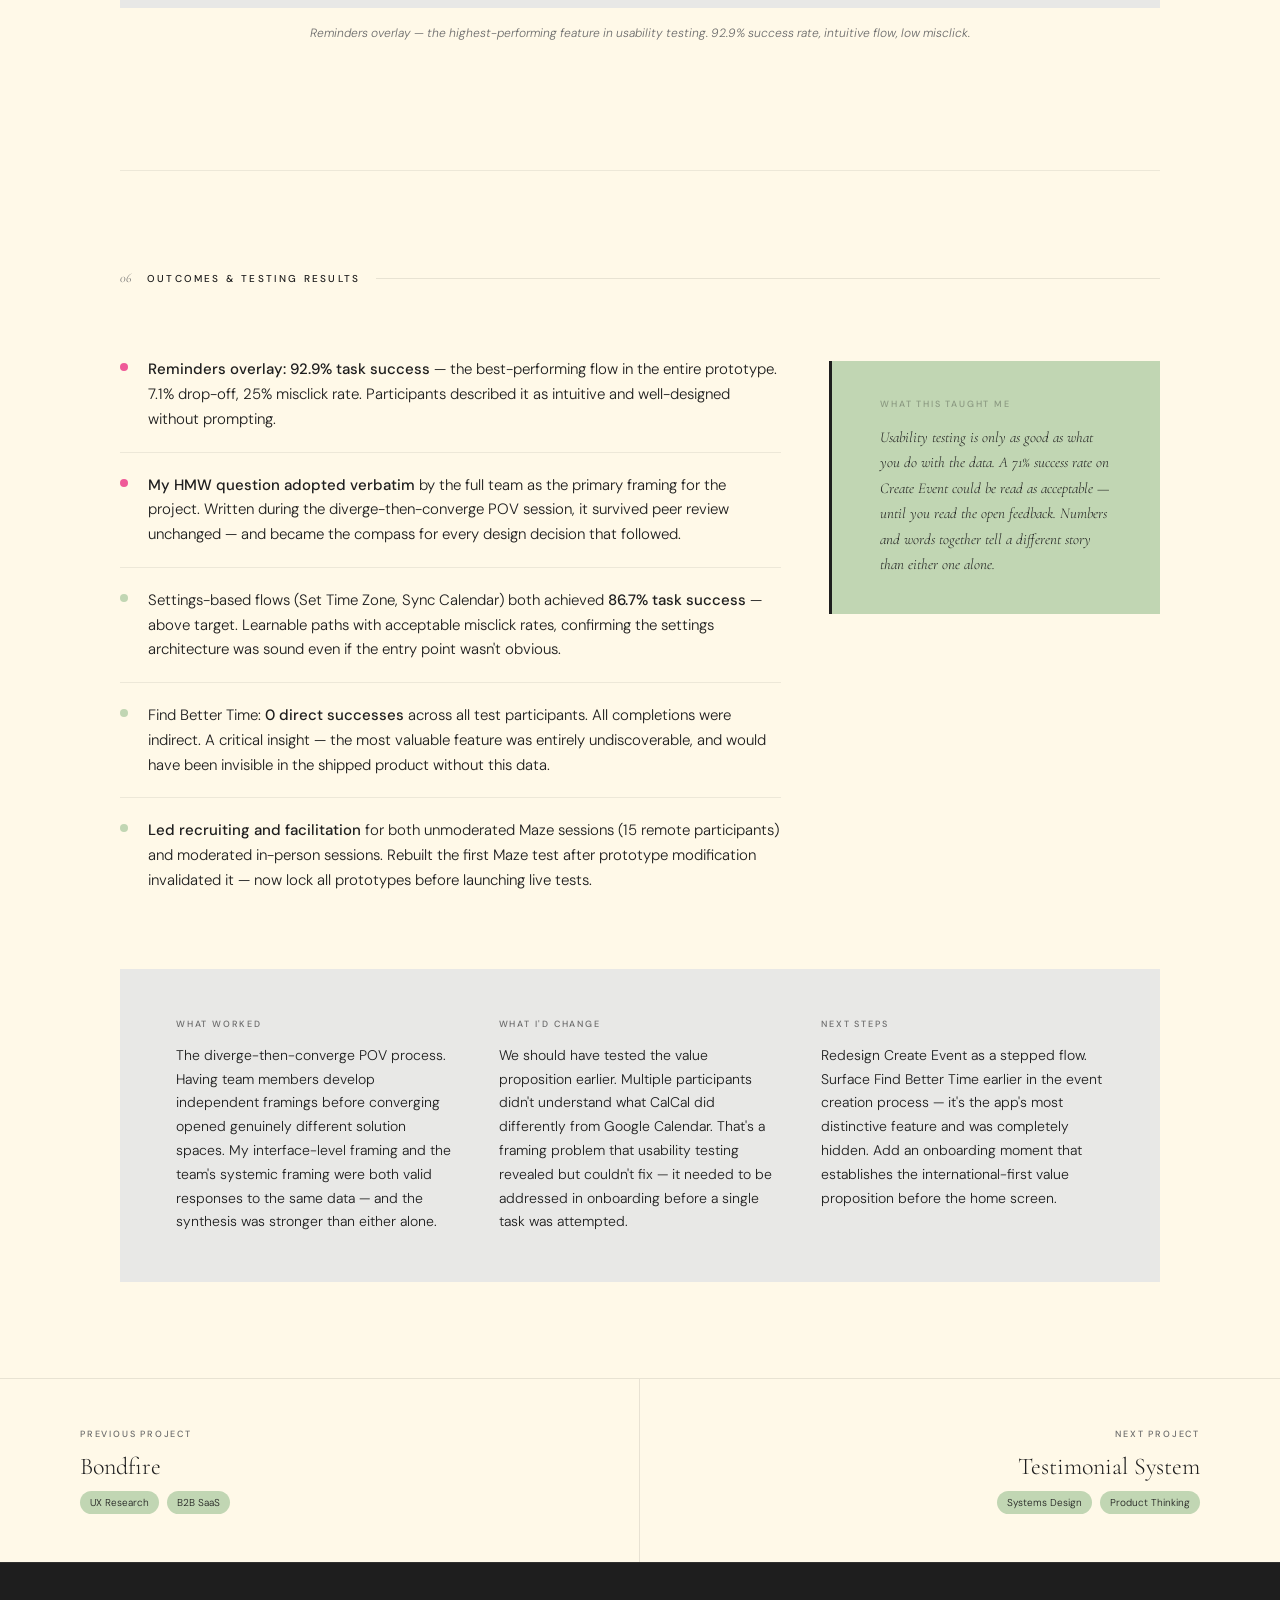
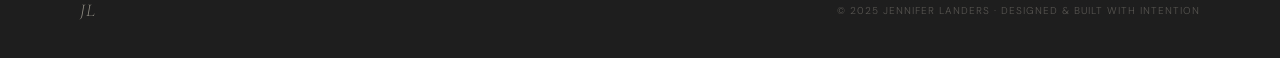
<file: calcal.html>
<!doctype html>
<html lang="en">
  <head>
    <meta charset="UTF-8" />
    <meta name="viewport" content="width=device-width, initial-scale=1.0" />
    <title>CalCal — Jennifer Landers · UX Designer & Researcher</title>
    <link rel="preconnect" href="https://fonts.googleapis.com" />
    <link
      href="https://fonts.googleapis.com/css2?family=Cormorant+Garamond:ital,wght@0,300;0,400;1,300;1,400&family=DM+Sans:wght@300;400;500&display=swap"
      rel="stylesheet"
    />
    <link rel="stylesheet" href="css/shared.css" />
    <link rel="stylesheet" href="css/case-study.css" />
  </head>
  <body>
    <div class="progress-bar" id="progressBar"></div>

    <!-- ── NAV ── -->
    <nav>
      <a href="index.html" class="nav-monogram">JL</a>
      <ul class="nav-links">
        <li><a href="index.html#work">Work</a></li>
        <li><a href="about.html">About</a></li>
        <li><a href="index.html#contact">Contact</a></li>
      </ul>
      <a href="index.html#work" class="nav-back">
        <svg
          width="16"
          height="16"
          fill="none"
          stroke="currentColor"
          stroke-width="1.5"
          viewBox="0 0 24 24"
        >
          <path d="M19 12H5M12 19l-7-7 7-7" />
        </svg>
        All Work
      </a>
    </nav>

    <!-- ══════════════════════════════════════════
       COVER
  ══════════════════════════════════════════ -->
    <div class="cover">
      <div class="cover-bg-number">03</div>

      <div class="cover-tag">
        <span class="tag">UX Research</span>
        <span class="tag">Usability Testing</span>
        <span class="tag">Team Project</span>
        <div class="divider-dot"></div>
        <span class="year">2024</span>
      </div>

      <h1 class="cover-h1">CalCal<br />Calendar App</h1>

      <p class="cover-hook">
        Calendar apps were built for one time zone. What happens when your
        entire life — personal and professional — crosses several?
      </p>

      <div class="cover-meta">
        <div class="cover-meta-item">
          <div class="cover-meta-label">Role</div>
          <div class="cover-meta-value">UX Researcher & Designer</div>
        </div>
        <div class="cover-meta-item">
          <div class="cover-meta-label">Context</div>
          <div class="cover-meta-value">Course Project · DVC</div>
        </div>
        <div class="cover-meta-item">
          <div class="cover-meta-label">Team</div>
          <div class="cover-meta-value">
            Group of 4 · Emi, Jennifer, Nat & Rina
          </div>
        </div>
        <div class="cover-meta-item">
          <div class="cover-meta-label">Tools</div>
          <div class="cover-meta-value">
            Figma · Maze · FigJam · Google Forms
          </div>
        </div>
      </div>
    </div>

    <!-- ══════════════════════════════════════════
       PAGE CONTENT
  ══════════════════════════════════════════ -->
    <div class="page-content">
      <!-- ── SECTION 01 · OVERVIEW ── -->
      <section class="fade-up">
        <div class="section-header">
          <span class="section-number">01</span>
          <span class="section-title">Overview</span>
          <div class="section-rule"></div>
        </div>

        <div class="overview-grid">
          <div class="overview-cell">
            <div class="cover-meta-label">Context</div>
            <div class="overview-text">
              A full end-to-end UX project completed in Interaction Design for
              Web and Mobile Platforms at Diablo Valley College. CalCal is a
              calendar app concept designed for international professionals and
              students who need smarter timezone handling, flexible reminders,
              and seamless calendar syncing.
            </div>
          </div>
          <div class="overview-cell">
            <div class="cover-meta-label">My Contributions</div>
            <div class="overview-text">
              POV statements · HMW questions (primary adopted by team) · Task
              flows · User flow design · Participant recruiting · Moderated
              usability session facilitation · Report writing · Introduction &
              conclusion
            </div>
          </div>
          <div class="overview-cell">
            <div class="cover-meta-label">Methods</div>
            <div class="overview-text">
              Semi-structured interviews · Survey research · Affinity mapping ·
              Competitive analysis · Persona development · Task flow & user flow
              design · Figma prototyping · Maze unmoderated testing · Moderated
              in-person usability sessions
            </div>
          </div>
          <div class="overview-cell">
            <div class="cover-meta-label">Outcome</div>
            <div class="overview-text">
              Interactive Figma prototype covering 3 core task flows, tested
              with 15 remote and local participants via Maze. Usability data
              confirmed where the design succeeded and where it created friction
              — with specific, actionable recommendations for each.
            </div>
          </div>
        </div>
      </section>

      <!-- ── SECTION 02 · THE PROBLEM ── -->
      <section class="fade-up">
        <div class="section-header">
          <span class="section-number">02</span>
          <span class="section-title">The Problem</span>
          <div class="section-rule"></div>
        </div>

        <div class="two-col-text" style="margin-bottom: 48px">
          <div class="prose">
            <p>
              Mainstream calendar apps are built around the assumption that the
              user lives and works in a single timezone. The moment your team,
              your family, or your social life crosses a border, that assumption
              breaks — and users are left manually calculating time differences,
              relying on third-party tools, and still making scheduling errors.
            </p>
            <p>
              Three distinct problem areas emerged from initial research:
              managing personal events across timezones (birthday reminders that
              fire at the wrong time), coordinating business meetings with
              international colleagues without conflict detection, and reminder
              reliability for high-stakes events where a single notification
              isn't enough.
            </p>
            <p>
              The problem isn't just professional — it's relational. Missing a
              friend's birthday across timezones because the app didn't account
              for the difference isn't a workflow issue. It's a human one.
            </p>
          </div>

          <!--
          DATA NOTE: These stats come directly from your Maze
          usability test and research participant pool.
          They're real numbers — own them.
        -->
          <div class="stats-row" style="margin: 0">
            <div class="stat-cell">
              <div class="stat-number">9</div>
              <div class="stat-label">
                research participants across students and working professionals
              </div>
            </div>
            <div class="stat-cell">
              <div class="stat-number">88.9%</div>
              <div class="stat-label">
                had friends or family outside California
              </div>
            </div>
            <div class="stat-cell">
              <div class="stat-number">55.6%</div>
              <div class="stat-label">
                regularly communicated with people outside the US
              </div>
            </div>
          </div>
        </div>

        <div class="problem-statement">
          <div class="problem-label">
            Primary HMW — Authored by Jennifer, Adopted by Team
          </div>
          <p>
            How might we create a calendar app that seamlessly adapts to
            multiple time zones and integrates with existing tools to help busy
            professionals manage international projects without manual time
            adjustments — reducing workflow interruptions and minimizing
            miscommunication?
          </p>
        </div>
      </section>

      <!-- ── SECTION 03 · RESEARCH & DISCOVERY ── -->
      <section class="fade-up">
        <div class="section-header">
          <span class="section-number">03</span>
          <span class="section-title">Research & Discovery</span>
          <div class="section-rule"></div>
        </div>

        <div class="two-col-text" style="margin-bottom: 48px">
          <div class="prose">
            <p>
              The team conducted semi-structured interviews and surveys with 9
              participants — a mix of college students and working professionals
              between ages 18 and 54. Research targeted two core groups: people
              managing complex international schedules and students balancing
              unpredictable, multi-context commitments.
            </p>
            <p>
              I led participant recruiting and facilitated moderated in-person
              sessions alongside Maze's unmoderated remote testing. The
              combination gave us both the depth of observed behavior and the
              breadth of quantitative task metrics — neither alone would have
              been sufficient.
            </p>
          </div>
          <div class="prose">
            <p>
              Findings were synthesized through affinity mapping into four
              themes: Reminder Preferences, Timezone Management, Integration
              Needs, and Complex Schedules. Secondary research validated our
              primary findings — a published case study by designer Himanshu
              Singh documented nearly identical friction points with Google
              Calendar's timezone handling, confirming we weren't designing for
              edge cases.
            </p>
            <p>
              Competitive analysis covered Google Calendar (55.6% of
              participants' primary tool), Apple Calendar, Re:Catch, and
              Momentum. None offered native timezone conflict detection. Users
              were solving the problem themselves — with third-party tools,
              manual calculation, and workarounds.
            </p>
          </div>
        </div>

        <div class="research-grid">
          <div class="user-quote-card">
            <div class="quote-label">Participant Feedback · Usability Test</div>
            <div class="quote-text">
              "Overall layout is confusing. What does this app solve? Why is it
              better than a regular calendar app?"
            </div>
            <div class="quote-insight">
              Multiple participants couldn't articulate CalCal's value
              proposition over Google Calendar — revealing a gap between the
              features we designed and how we surfaced their purpose. The app
              needed onboarding before the home screen.
            </div>
          </div>

          <div class="user-quote-card">
            <div class="quote-label">
              Participant Feedback · Create Event Flow
            </div>
            <div class="quote-text">
              "Too many questions to create an event. Looked cluttered and
              boring — it just felt like work."
            </div>
            <div class="quote-insight">
              Task completion rates alone don't capture experience quality.
              Users completed the Create Event flow at 71.4% — but described it
              as frustrating. That gap between completion and satisfaction is
              where retention is lost.
            </div>
          </div>
        </div>

        <div class="insight-block">
          <div class="insight-label">Key Research Finding</div>
          <p>
            Task success rates are an incomplete quality signal. CalCal's
            participants completed flows at acceptable rates while
            simultaneously describing the experience as cluttered and
            frustrating — a retention risk that the numbers alone would never
            have revealed.
          </p>
        </div>
      </section>

      <!-- ── SECTION 04 · PROCESS ── -->
      <section class="fade-up">
        <div class="section-header">
          <span class="section-number">04</span>
          <span class="section-title">Process</span>
          <div class="section-rule"></div>
        </div>

        <div class="process-steps">
          <div class="process-step">
            <div class="process-step-num">1</div>
            <div class="process-step-title">Discovery & Framing</div>
            <div class="process-step-desc">
              Interviews, surveys, competitive analysis, and secondary research.
              Team members developed independent POV statements before
              converging — my HMW formulation was adopted verbatim as the team's
              primary framing.
            </div>
          </div>
          <div class="process-step">
            <div class="process-step-num">2</div>
            <div class="process-step-title">Flows & Architecture</div>
            <div class="process-step-desc">
              I designed all three task flows and user flows in Figma: Create
              Event (with timezone conflict detection branch), Sync Calendar,
              and Set Time Zone. These flows became the direct basis for all
              three Maze usability test tasks.
            </div>
          </div>
          <div class="process-step">
            <div class="process-step-num">3</div>
            <div class="process-step-title">Wireframe & Prototype</div>
            <div class="process-step-desc">
              Team built low-fidelity wireframes across all core screens,
              progressing to an interactive Figma prototype. I contributed to IA
              and layout structure. The prototype covered all three flows
              including the conflict detection decision branch.
            </div>
          </div>
          <div class="process-step">
            <div class="process-step-num">4</div>
            <div class="process-step-title">Test & Synthesize</div>
            <div class="process-step-desc">
              Unmoderated Maze testing with 15 remote participants plus
              moderated local sessions. I led recruiting and facilitated
              in-person sessions. First Maze test had to be rebuilt after
              prototype was modified post-launch — locked copies from that point
              forward.
            </div>
          </div>
        </div>

        <!--
        IMAGE GUIDANCE: Replace with your task flow or user flow
        diagram from Figma. The Create Event flow with the timezone
        conflict branch is the most interesting one to show —
        it demonstrates the decision thinking, not just the screens.
        alt="CalCal task flows and user flows — three core scenarios"
      -->
        <div class="mockup-frame">
          <div class="mockup-placeholder">
            <svg
              width="32"
              height="32"
              fill="none"
              stroke="currentColor"
              stroke-width="1"
              viewBox="0 0 24 24"
              style="opacity: 0.3"
            >
              <rect x="3" y="3" width="18" height="18" rx="2" />
              <path d="M3 9h18M9 21V9" />
            </svg>
            <span
              >Task flows & user flows — Create Event, Sync Calendar, Set Time
              Zone</span
            >
          </div>
        </div>
        <p class="mockup-caption">
          Three task flows mapped in Figma. The Create Event flow includes a
          timezone conflict detection branch — the most complex path and the
          hardest usability test task.
        </p>

        <div class="decision-card">
          <div class="decision-card-problem">
            <div class="decision-card-label">The Challenge</div>
            <div class="decision-card-text">
              The Create Event form tried to do everything on one screen: event
              name, all-day toggle, start and end times with timezone display,
              recurrence, attendees, reminders, and conflict warnings. Usability
              testing showed the highest friction of any flow — 71.4% success,
              71.1% misclick rate, and qualitative feedback describing it as
              "cluttered" and "just work."
            </div>
          </div>
          <div class="decision-card-solution">
            <div class="decision-card-label">The Recommendation</div>
            <div class="decision-card-text">
              Split the form into progressive steps: Basic Info → Reminders →
              Attendees → Confirm. The pattern mirrors Google Calendar's stepped
              creation, reduces cognitive load, and creates natural checkpoints
              where the conflict detection warning has room to live without
              overwhelming the primary task.
            </div>
            <div class="decision-card-highlight">
              The most valuable feature — timezone conflict detection — was also
              the hardest to find. Good research reveals not just what's broken,
              but what's buried.
            </div>
          </div>
        </div>
      </section>

      <!-- ── SECTION 05 · FINAL DESIGN ── -->
      <section class="fade-up">
        <div class="section-header">
          <span class="section-number">05</span>
          <span class="section-title">Final Design</span>
          <div class="section-rule"></div>
        </div>

        <div class="prose" style="max-width: 640px; margin-bottom: 40px">
          <p>
            The prototype addressed all three research-validated problem areas:
            a timezone settings flow that lets users toggle between device
            timezone and a searchable manual zone, a reminders overlay with
            stacked notifications and a persistent reminder option, and a
            calendar sync screen supporting OAuth connection to external
            services.
          </p>
          <p>
            The highest-performing screen in usability testing was the reminders
            overlay — 92.9% task success, 7.1% drop-off, intuitive enough that
            participants rarely misclicked. The lowest was the Find Better Time
            feature — 0 direct successes, entirely reliant on indirect paths.
            The gap between those two numbers is itself a research finding:
            discoverability is a design problem, not a user problem.
          </p>
        </div>

        <!--
        IMAGE GUIDANCE: Replace with your Figma prototype screens.
        Best primary choice: the New Event form or the home/agenda view.
        If you have a before/after comparison showing the cluttered
        original vs a proposed stepped version — that's compelling here.
        alt="CalCal prototype screens — agenda view and event creation"
      -->
        <div
          class="mockup-frame"
          style="
            background: var(--graphite);
            min-height: 480px;
            margin-bottom: 12px;
          "
        >
          <div class="mockup-placeholder">
            <svg
              width="32"
              height="32"
              fill="none"
              stroke="currentColor"
              stroke-width="1"
              viewBox="0 0 24 24"
              style="opacity: 0.2; color: white"
            >
              <rect x="3" y="3" width="18" height="18" rx="2" />
              <path d="M3 9h18M9 21V9" />
            </svg>
            <span style="color: rgba(255, 249, 232, 0.25)">
              Primary prototype screens — agenda view and event creation
            </span>
          </div>
        </div>
        <p class="mockup-caption">
          CalCal home and agenda view — time-blocked events with local and
          secondary timezone labels for international events.
        </p>

        <!--
        IMAGE GUIDANCE: Replace with the reminders overlay screen
        or the timezone conflict warning — these are the two most
        distinctive features of the app and worth showing separately.
        alt="CalCal reminders overlay — stacked reminders with persistent option"
      -->
        <div class="mockup-frame" style="min-height: 320px">
          <div class="mockup-placeholder">
            <svg
              width="32"
              height="32"
              fill="none"
              stroke="currentColor"
              stroke-width="1"
              viewBox="0 0 24 24"
              style="opacity: 0.3"
            >
              <rect x="3" y="3" width="18" height="18" rx="2" />
              <path d="M3 9h18M9 21V9" />
            </svg>
            <span
              >Reminders overlay — stacked notifications and persistent reminder
              toggle</span
            >
          </div>
        </div>
        <p class="mockup-caption">
          Reminders overlay — the highest-performing feature in usability
          testing. 92.9% success rate, intuitive flow, low misclick.
        </p>
      </section>

      <!-- ── SECTION 06 · OUTCOMES ── -->
      <section class="fade-up">
        <div class="section-header">
          <span class="section-number">06</span>
          <span class="section-title">Outcomes & Testing Results</span>
          <div class="section-rule"></div>
        </div>

        <div class="outcomes-grid">
          <div class="outcomes-list">
            <div class="outcome-metric">
              <div class="outcome-dot coral"></div>
              <div class="outcome-text">
                <strong>Reminders overlay: 92.9% task success</strong>
                — the best-performing flow in the entire prototype. 7.1%
                drop-off, 25% misclick rate. Participants described it as
                intuitive and well-designed without prompting.
              </div>
            </div>

            <div class="outcome-metric">
              <div class="outcome-dot coral"></div>
              <div class="outcome-text">
                <strong>My HMW question adopted verbatim</strong>
                by the full team as the primary framing for the project. Written
                during the diverge-then-converge POV session, it survived peer
                review unchanged — and became the compass for every design
                decision that followed.
              </div>
            </div>

            <div class="outcome-metric">
              <div class="outcome-dot"></div>
              <div class="outcome-text">
                Settings-based flows (Set Time Zone, Sync Calendar) both
                achieved <strong>86.7% task success</strong> — above target.
                Learnable paths with acceptable misclick rates, confirming the
                settings architecture was sound even if the entry point wasn't
                obvious.
              </div>
            </div>

            <div class="outcome-metric">
              <div class="outcome-dot"></div>
              <div class="outcome-text">
                Find Better Time: <strong>0 direct successes</strong>
                across all test participants. All completions were indirect. A
                critical insight — the most valuable feature was entirely
                undiscoverable, and would have been invisible in the shipped
                product without this data.
              </div>
            </div>

            <div class="outcome-metric">
              <div class="outcome-dot"></div>
              <div class="outcome-text">
                <strong>Led recruiting and facilitation</strong>
                for both unmoderated Maze sessions (15 remote participants) and
                moderated in-person sessions. Rebuilt the first Maze test after
                prototype modification invalidated it — now lock all prototypes
                before launching live tests.
              </div>
            </div>
          </div>

          <div class="insight-block" style="align-self: start">
            <div class="insight-label">What this taught me</div>
            <p>
              Usability testing is only as good as what you do with the data. A
              71% success rate on Create Event could be read as acceptable —
              until you read the open feedback. Numbers and words together tell
              a different story than either one alone.
            </p>
          </div>
        </div>

        <div class="reflection-block">
          <div class="reflection-item">
            <div class="reflection-item-label">What Worked</div>
            <div class="reflection-item-text">
              The diverge-then-converge POV process. Having team members develop
              independent framings before converging opened genuinely different
              solution spaces. My interface-level framing and the team's
              systemic framing were both valid responses to the same data — and
              the synthesis was stronger than either alone.
            </div>
          </div>
          <div class="reflection-item">
            <div class="reflection-item-label">What I'd Change</div>
            <div class="reflection-item-text">
              We should have tested the value proposition earlier. Multiple
              participants didn't understand what CalCal did differently from
              Google Calendar. That's a framing problem that usability testing
              revealed but couldn't fix — it needed to be addressed in
              onboarding before a single task was attempted.
            </div>
          </div>
          <div class="reflection-item">
            <div class="reflection-item-label">Next Steps</div>
            <div class="reflection-item-text">
              Redesign Create Event as a stepped flow. Surface Find Better Time
              earlier in the event creation process — it's the app's most
              distinctive feature and was completely hidden. Add an onboarding
              moment that establishes the international-first value proposition
              before the home screen.
            </div>
          </div>
        </div>
      </section>
    </div>
    <!-- /page-content -->

    <!-- ── CASE NAVIGATION ── -->
    <!--
    CalCal is project 03.
    Previous: Bondfire (bondfire.html)
    Next: Testimonial System (testimonial.html)
  -->
    <div class="case-nav">
      <a href="bondfire.html" class="case-nav-item">
        <div class="case-nav-direction">Previous Project</div>
        <div class="case-nav-title">Bondfire</div>
        <div class="case-nav-tags">
          <span class="case-nav-tag">UX Research</span>
          <span class="case-nav-tag">B2B SaaS</span>
        </div>
      </a>
      <a href="testimonial.html" class="case-nav-item case-nav-next">
        <div class="case-nav-direction">Next Project</div>
        <div class="case-nav-title">Testimonial System</div>
        <div class="case-nav-tags">
          <span class="case-nav-tag">Systems Design</span>
          <span class="case-nav-tag">Product Thinking</span>
        </div>
      </a>
    </div>

    <!-- ── FOOTER ── -->
    <footer>
      <a href="index.html" class="footer-monogram">JL</a>
      <span class="footer-copy"
        >© 2025 Jennifer Landers · Designed & built with intention</span
      >
    </footer>

    <script src="javascript/case-study.js"></script>
  </body>
</html>
</file>
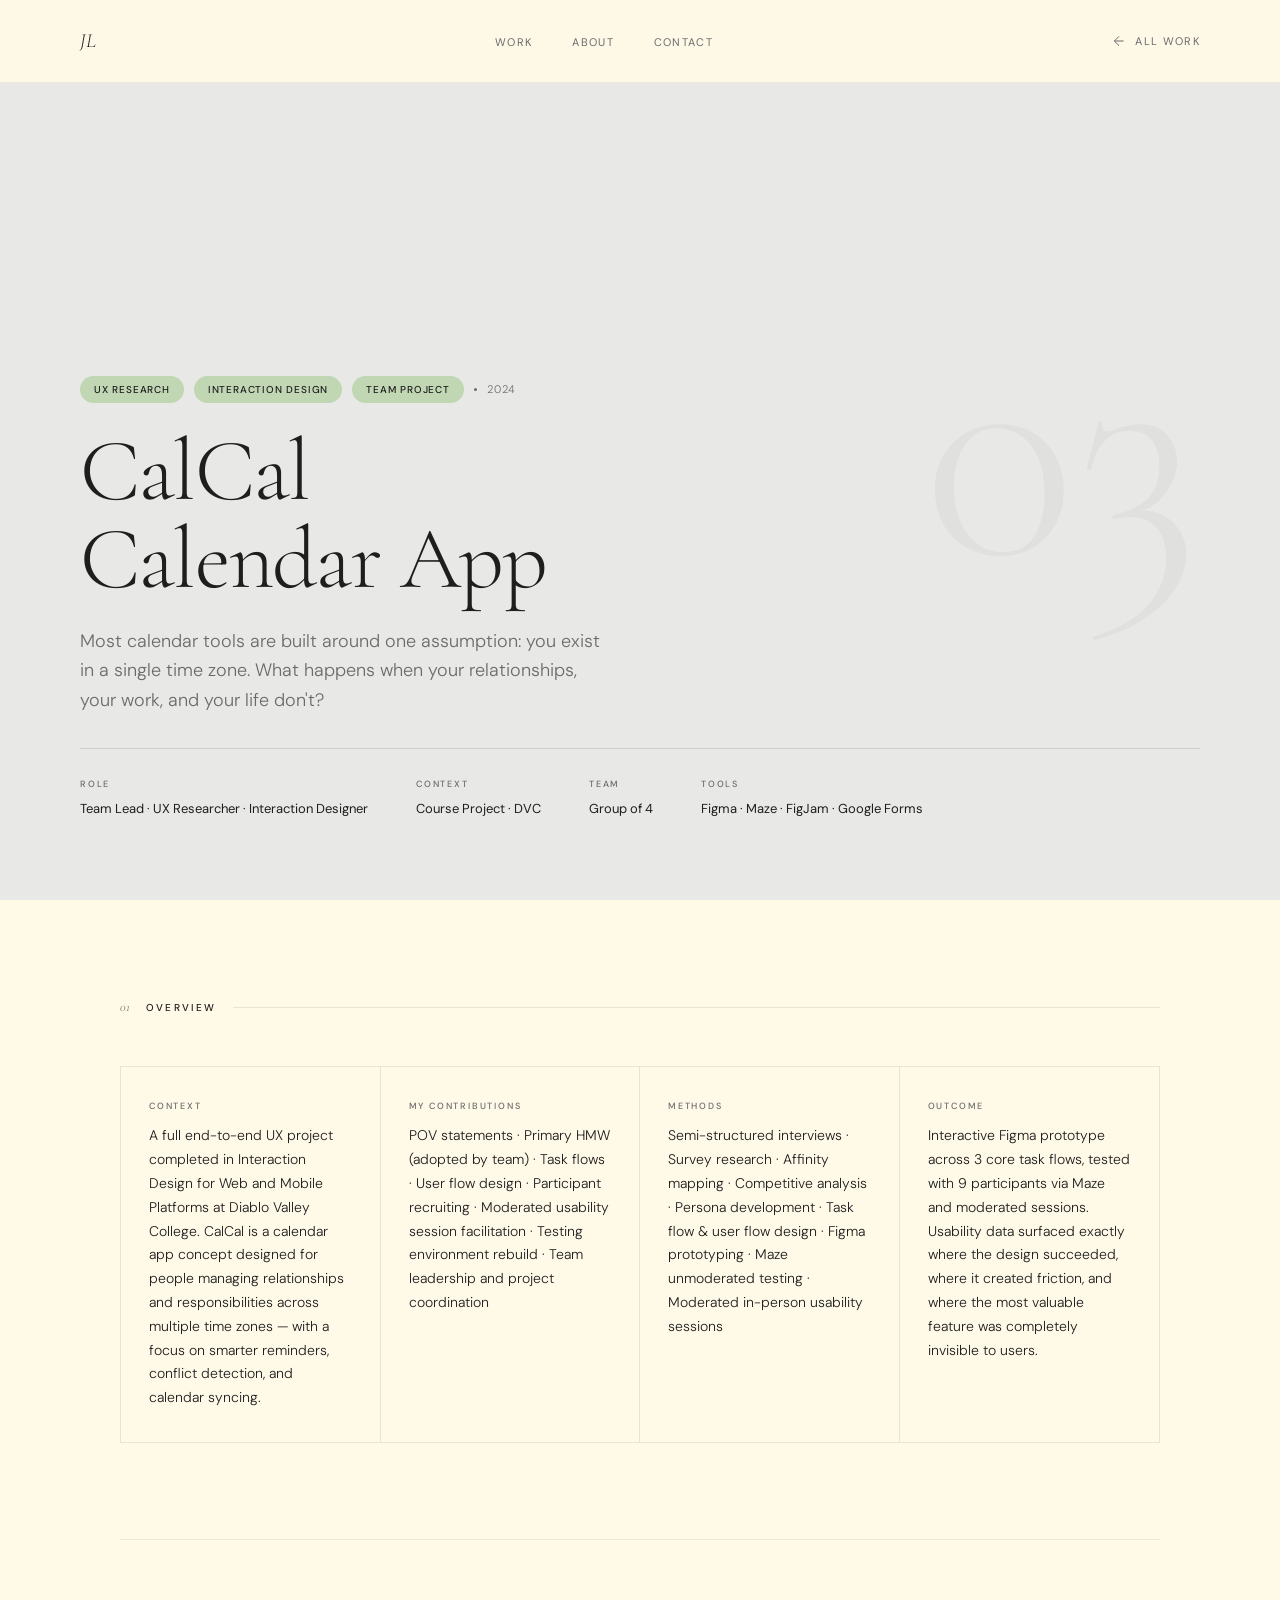
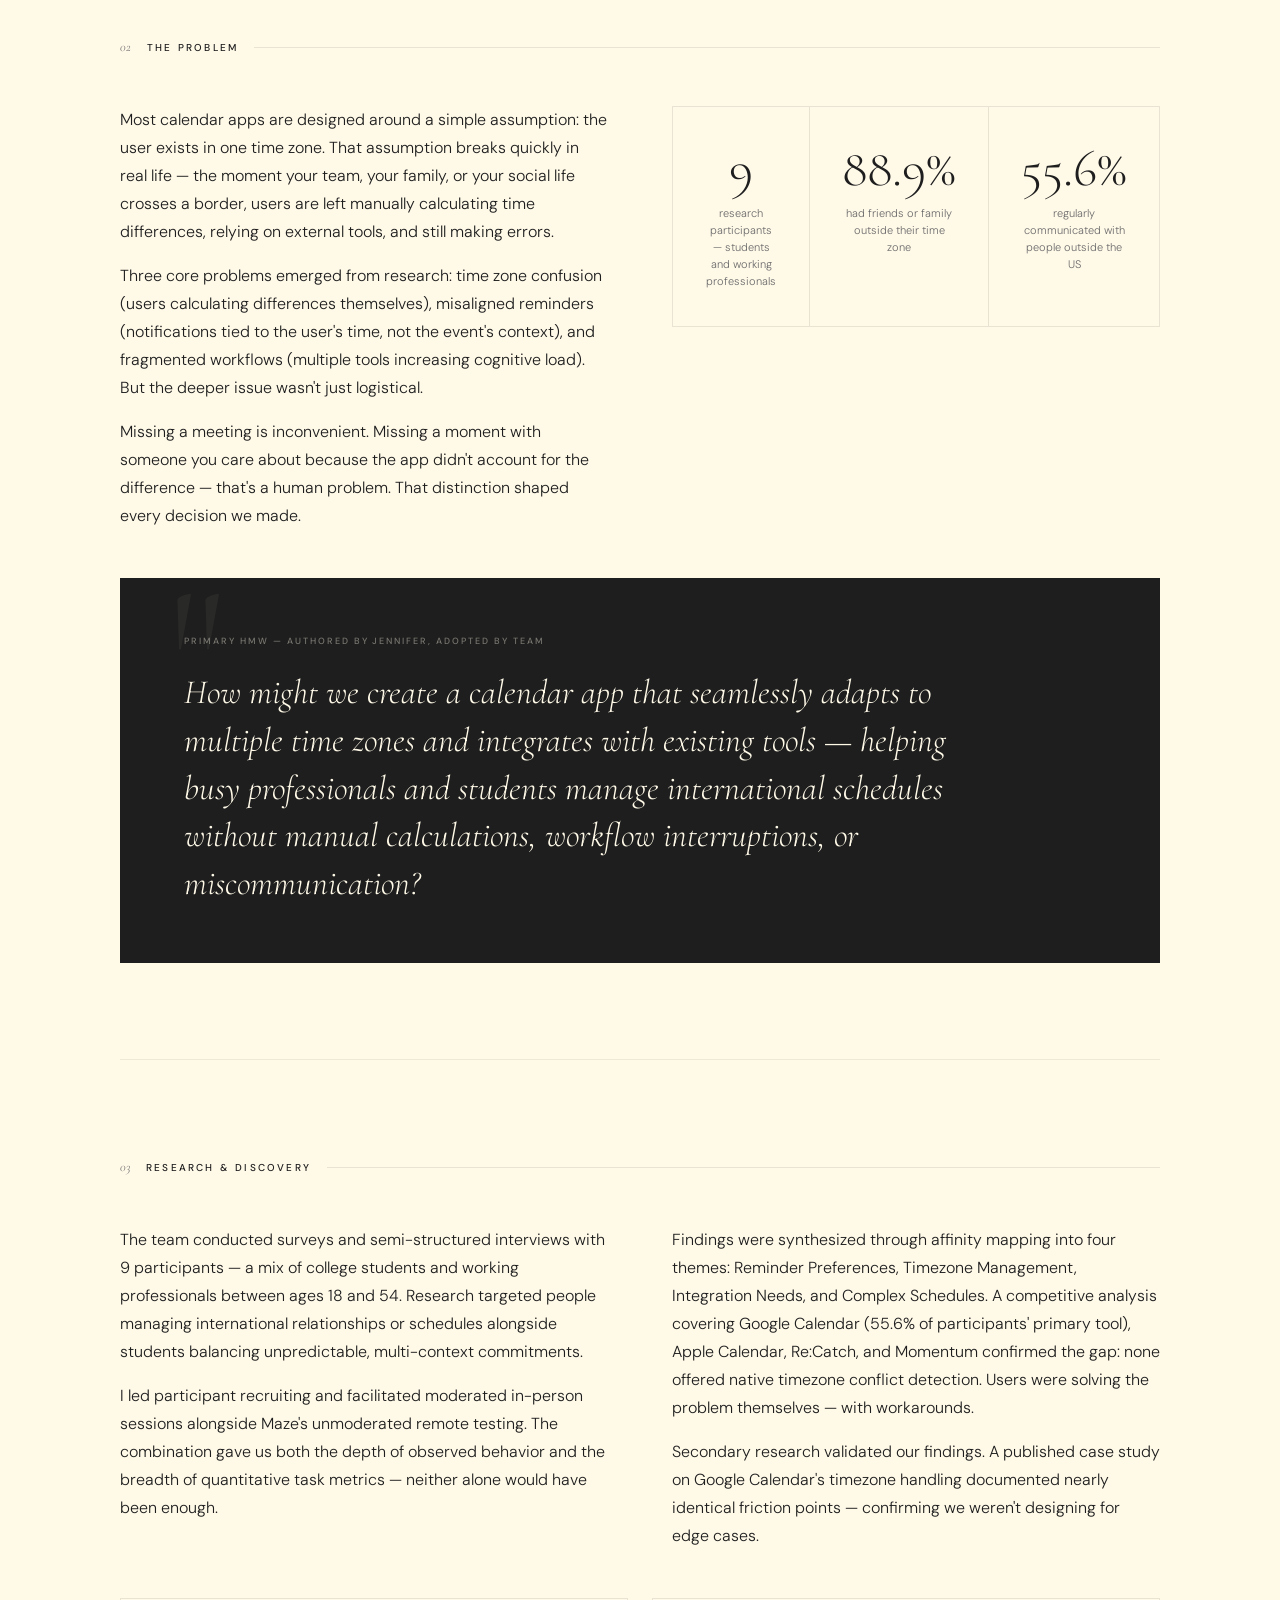
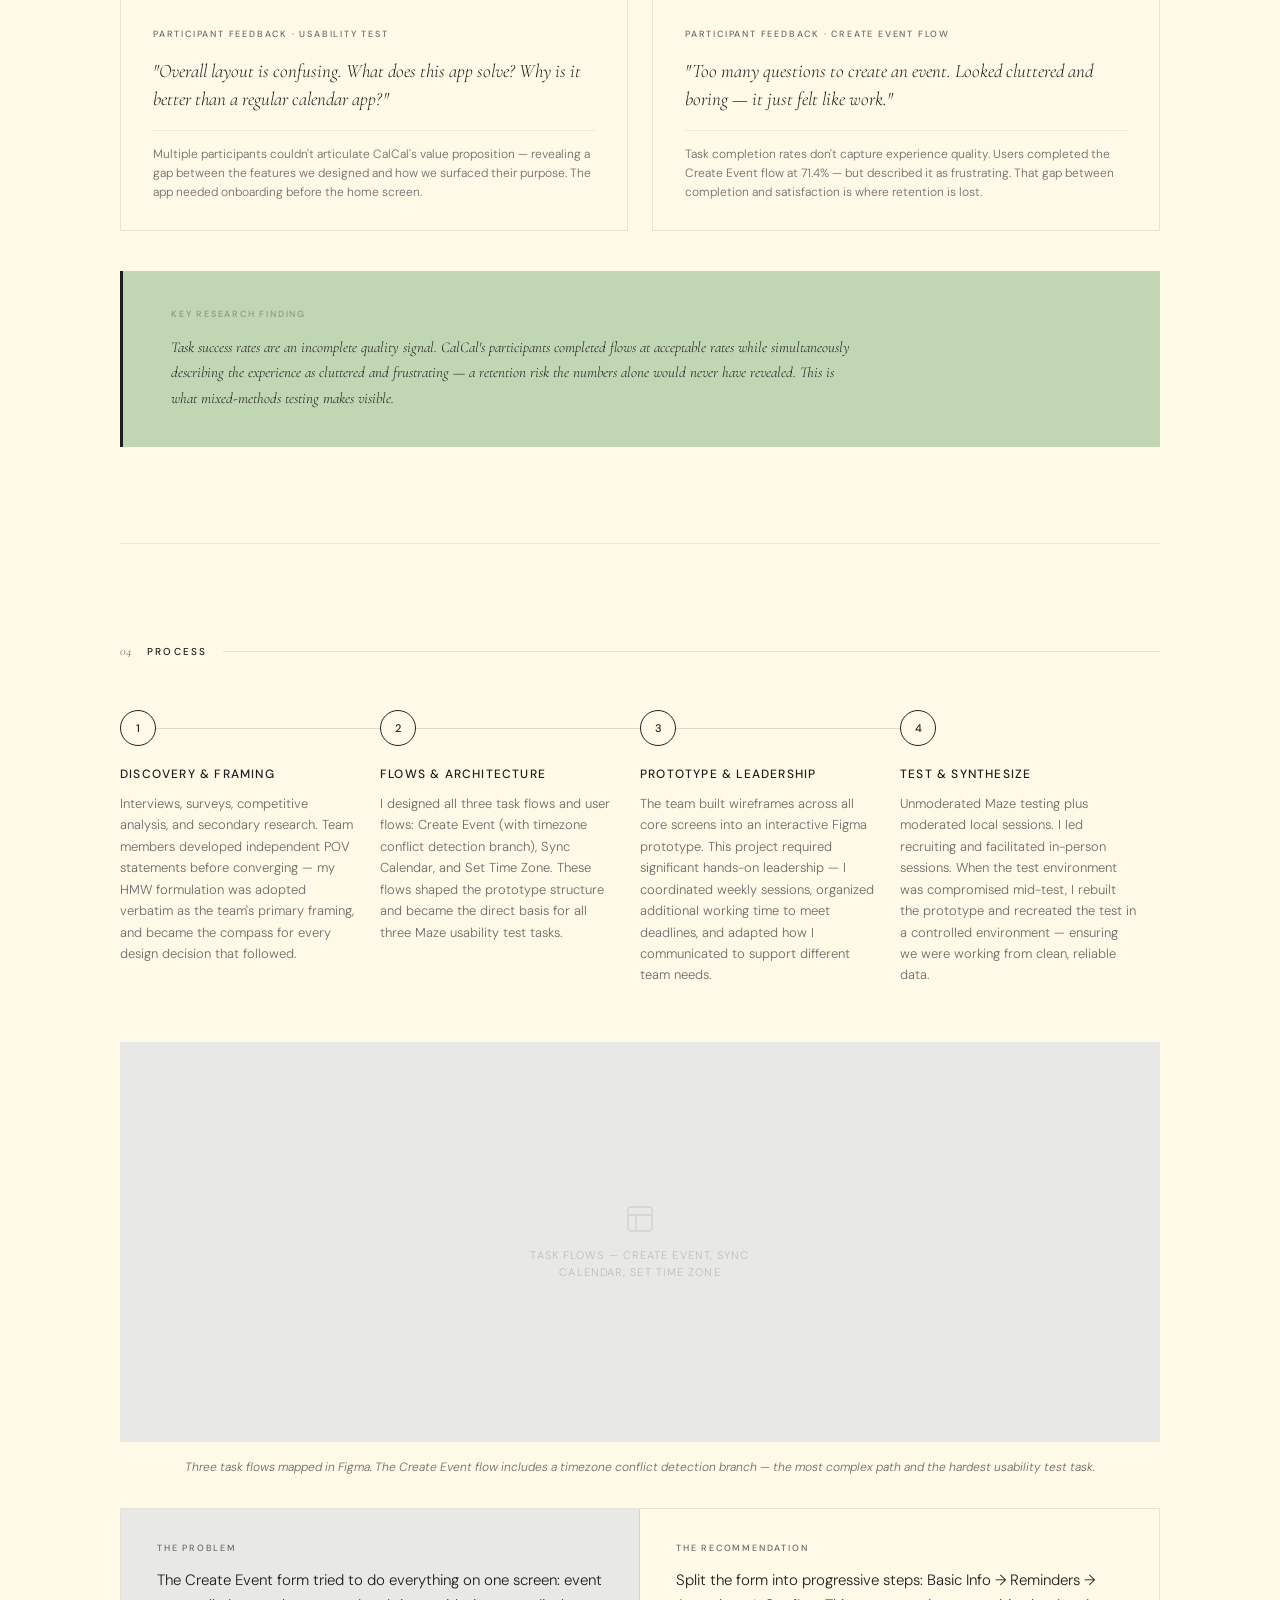
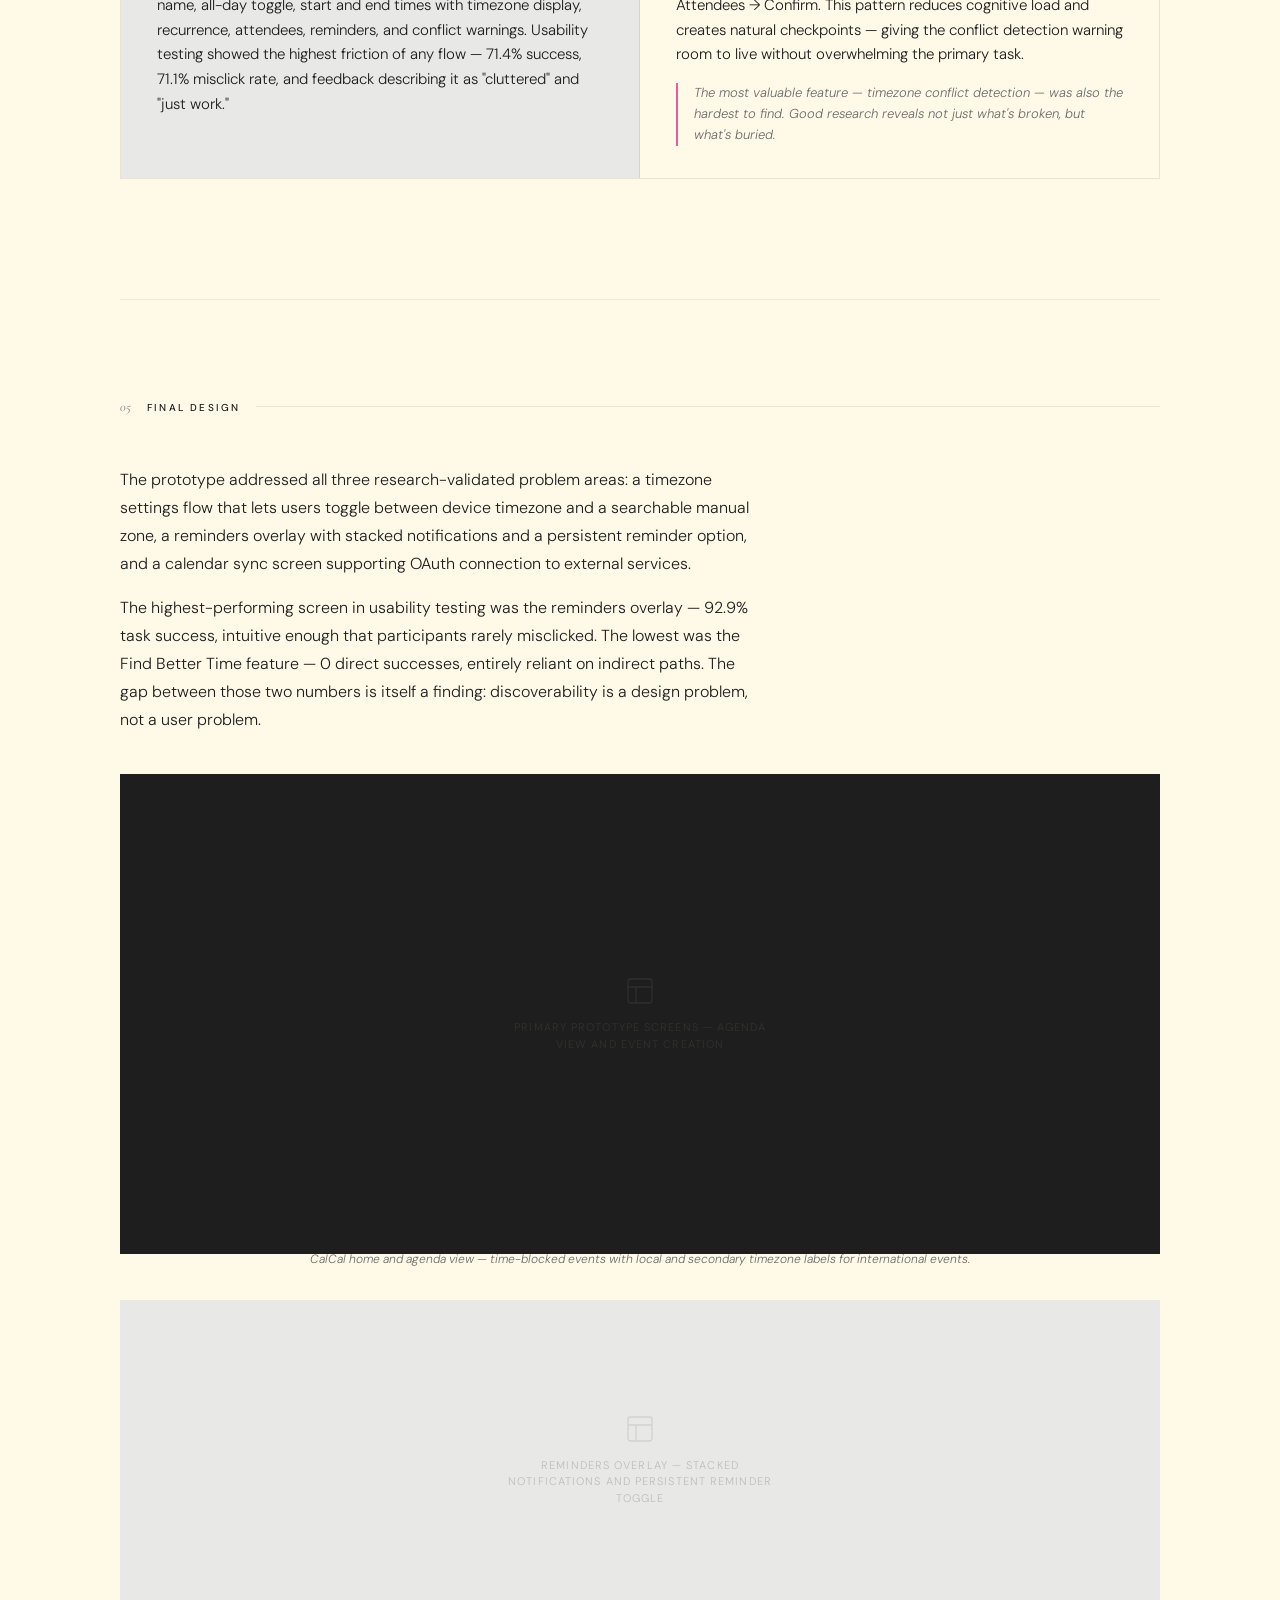
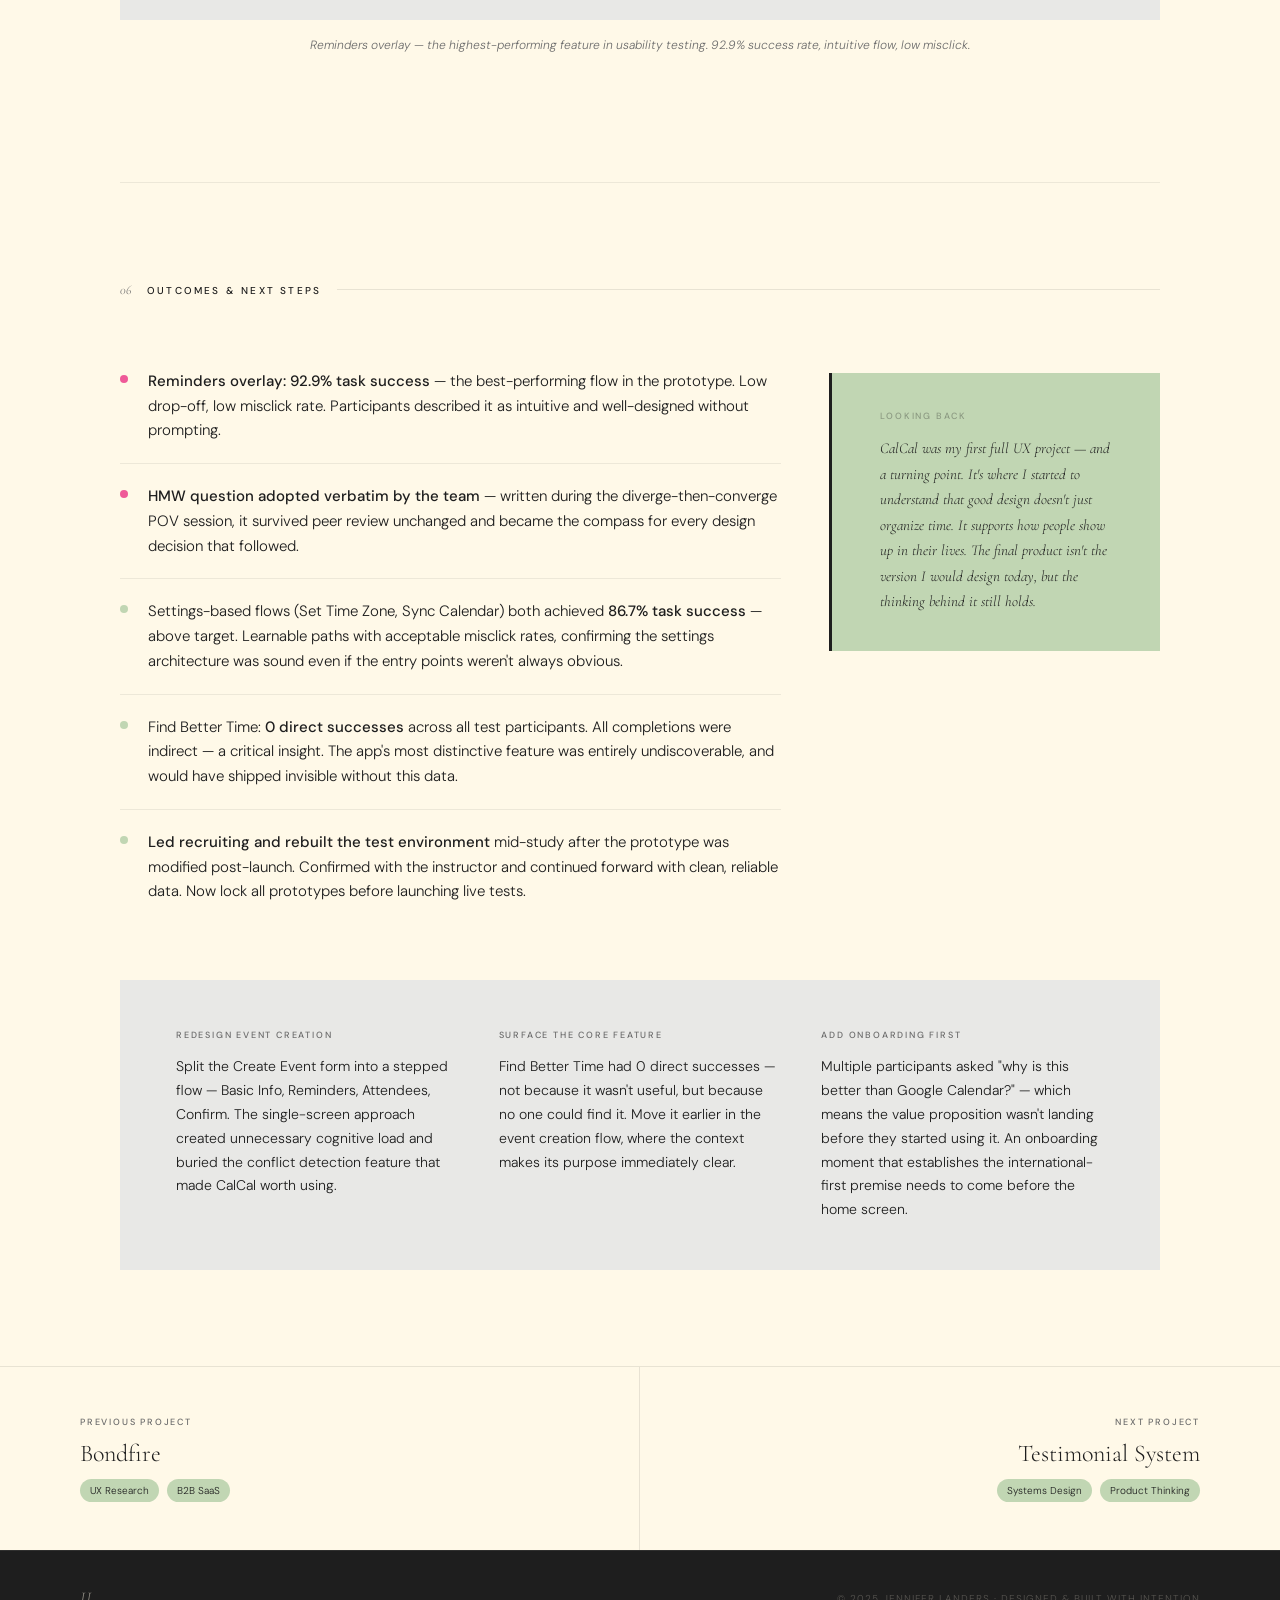
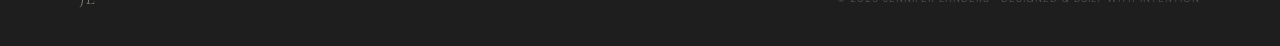
<file: calcal2.html>
<!doctype html>
<html lang="en">
  <head>
    <meta charset="UTF-8" />
    <meta name="viewport" content="width=device-width, initial-scale=1.0" />
    <title>CalCal — Jennifer Landers · UX Designer & Researcher</title>
    <link rel="preconnect" href="https://fonts.googleapis.com" />
    <link
      href="https://fonts.googleapis.com/css2?family=Cormorant+Garamond:ital,wght@0,300;0,400;1,300;1,400&family=DM+Sans:wght@300;400;500&display=swap"
      rel="stylesheet"
    />
    <link rel="stylesheet" href="css/shared.css" />
    <link rel="stylesheet" href="css/case-study.css" />
  </head>
  <body>
    <div class="progress-bar" id="progressBar"></div>

    <!-- ── NAV ── -->
    <nav>
      <a href="index.html" class="nav-monogram">JL</a>
      <ul class="nav-links">
        <li><a href="index.html#work">Work</a></li>
        <li><a href="about.html">About</a></li>
        <li><a href="index.html#contact">Contact</a></li>
      </ul>
      <a href="index.html#work" class="nav-back">
        <svg
          width="16"
          height="16"
          fill="none"
          stroke="currentColor"
          stroke-width="1.5"
          viewBox="0 0 24 24"
        >
          <path d="M19 12H5M12 19l-7-7 7-7" />
        </svg>
        All Work
      </a>
    </nav>

    <!-- ══════════════════════════════════════════
       COVER
    ══════════════════════════════════════════ -->
    <div class="cover">
      <div class="cover-bg-number">03</div>

      <div class="cover-tag">
        <span class="tag">UX Research</span>
        <span class="tag">Interaction Design</span>
        <span class="tag">Team Project</span>
        <div class="divider-dot"></div>
        <span class="year">2024</span>
      </div>

      <h1 class="cover-h1">CalCal<br />Calendar App</h1>

      <p class="cover-hook">
        Most calendar tools are built around one assumption: you exist in a
        single time zone. What happens when your relationships, your work, and
        your life don't?
      </p>

      <div class="cover-meta">
        <div class="cover-meta-item">
          <div class="cover-meta-label">Role</div>
          <div class="cover-meta-value">
            Team Lead · UX Researcher · Interaction Designer
          </div>
        </div>
        <div class="cover-meta-item">
          <div class="cover-meta-label">Context</div>
          <div class="cover-meta-value">Course Project · DVC</div>
        </div>
        <div class="cover-meta-item">
          <div class="cover-meta-label">Team</div>
          <div class="cover-meta-value">Group of 4</div>
        </div>
        <div class="cover-meta-item">
          <div class="cover-meta-label">Tools</div>
          <div class="cover-meta-value">
            Figma · Maze · FigJam · Google Forms
          </div>
        </div>
      </div>
    </div>

    <!-- ══════════════════════════════════════════
       PAGE CONTENT
    ══════════════════════════════════════════ -->
    <div class="page-content">
      <!-- ── SECTION 01 · OVERVIEW ── -->
      <section class="fade-up">
        <div class="section-header">
          <span class="section-number">01</span>
          <span class="section-title">Overview</span>
          <div class="section-rule"></div>
        </div>

        <div class="overview-grid">
          <div class="overview-cell">
            <div class="cover-meta-label">Context</div>
            <div class="overview-text">
              A full end-to-end UX project completed in Interaction Design for
              Web and Mobile Platforms at Diablo Valley College. CalCal is a
              calendar app concept designed for people managing relationships
              and responsibilities across multiple time zones — with a focus on
              smarter reminders, conflict detection, and calendar syncing.
            </div>
          </div>
          <div class="overview-cell">
            <div class="cover-meta-label">My Contributions</div>
            <div class="overview-text">
              POV statements · Primary HMW (adopted by team) · Task flows · User
              flow design · Participant recruiting · Moderated usability session
              facilitation · Testing environment rebuild · Team leadership and
              project coordination
            </div>
          </div>
          <div class="overview-cell">
            <div class="cover-meta-label">Methods</div>
            <div class="overview-text">
              Semi-structured interviews · Survey research · Affinity mapping ·
              Competitive analysis · Persona development · Task flow & user flow
              design · Figma prototyping · Maze unmoderated testing · Moderated
              in-person usability sessions
            </div>
          </div>
          <div class="overview-cell">
            <div class="cover-meta-label">Outcome</div>
            <div class="overview-text">
              Interactive Figma prototype across 3 core task flows, tested with
              9 participants via Maze and moderated sessions. Usability data
              surfaced exactly where the design succeeded, where it created
              friction, and where the most valuable feature was completely
              invisible to users.
            </div>
          </div>
        </div>
      </section>

      <!-- ── SECTION 02 · THE PROBLEM ── -->
      <section class="fade-up">
        <div class="section-header">
          <span class="section-number">02</span>
          <span class="section-title">The Problem</span>
          <div class="section-rule"></div>
        </div>

        <div class="two-col-text" style="margin-bottom: 48px">
          <div class="prose">
            <p>
              Most calendar apps are designed around a simple assumption: the
              user exists in one time zone. That assumption breaks quickly in
              real life — the moment your team, your family, or your social life
              crosses a border, users are left manually calculating time
              differences, relying on external tools, and still making errors.
            </p>
            <p>
              Three core problems emerged from research: time zone confusion
              (users calculating differences themselves), misaligned reminders
              (notifications tied to the user's time, not the event's context),
              and fragmented workflows (multiple tools increasing cognitive
              load). But the deeper issue wasn't just logistical.
            </p>
            <p>
              Missing a meeting is inconvenient. Missing a moment with someone
              you care about because the app didn't account for the difference —
              that's a human problem. That distinction shaped every decision we
              made.
            </p>
          </div>

          <div class="stats-row" style="margin: 0">
            <div class="stat-cell">
              <div class="stat-number">9</div>
              <div class="stat-label">
                research participants — students and working professionals
              </div>
            </div>
            <div class="stat-cell">
              <div class="stat-number">88.9%</div>
              <div class="stat-label">
                had friends or family outside their time zone
              </div>
            </div>
            <div class="stat-cell">
              <div class="stat-number">55.6%</div>
              <div class="stat-label">
                regularly communicated with people outside the US
              </div>
            </div>
          </div>
        </div>

        <div class="problem-statement">
          <div class="problem-label">
            Primary HMW — Authored by Jennifer, Adopted by Team
          </div>
          <p>
            How might we create a calendar app that seamlessly adapts to
            multiple time zones and integrates with existing tools — helping
            busy professionals and students manage international schedules
            without manual calculations, workflow interruptions, or
            miscommunication?
          </p>
        </div>
      </section>

      <!-- ── SECTION 03 · RESEARCH & DISCOVERY ── -->
      <section class="fade-up">
        <div class="section-header">
          <span class="section-number">03</span>
          <span class="section-title">Research & Discovery</span>
          <div class="section-rule"></div>
        </div>

        <div class="two-col-text" style="margin-bottom: 48px">
          <div class="prose">
            <p>
              The team conducted surveys and semi-structured interviews with 9
              participants — a mix of college students and working professionals
              between ages 18 and 54. Research targeted people managing
              international relationships or schedules alongside students
              balancing unpredictable, multi-context commitments.
            </p>
            <p>
              I led participant recruiting and facilitated moderated in-person
              sessions alongside Maze's unmoderated remote testing. The
              combination gave us both the depth of observed behavior and the
              breadth of quantitative task metrics — neither alone would have
              been enough.
            </p>
          </div>
          <div class="prose">
            <p>
              Findings were synthesized through affinity mapping into four
              themes: Reminder Preferences, Timezone Management, Integration
              Needs, and Complex Schedules. A competitive analysis covering
              Google Calendar (55.6% of participants' primary tool), Apple
              Calendar, Re:Catch, and Momentum confirmed the gap: none offered
              native timezone conflict detection. Users were solving the problem
              themselves — with workarounds.
            </p>
            <p>
              Secondary research validated our findings. A published case study
              on Google Calendar's timezone handling documented nearly identical
              friction points — confirming we weren't designing for edge cases.
            </p>
          </div>
        </div>

        <div class="research-grid">
          <div class="user-quote-card">
            <div class="quote-label">Participant Feedback · Usability Test</div>
            <div class="quote-text">
              "Overall layout is confusing. What does this app solve? Why is it
              better than a regular calendar app?"
            </div>
            <div class="quote-insight">
              Multiple participants couldn't articulate CalCal's value
              proposition — revealing a gap between the features we designed and
              how we surfaced their purpose. The app needed onboarding before
              the home screen.
            </div>
          </div>

          <div class="user-quote-card">
            <div class="quote-label">
              Participant Feedback · Create Event Flow
            </div>
            <div class="quote-text">
              "Too many questions to create an event. Looked cluttered and
              boring — it just felt like work."
            </div>
            <div class="quote-insight">
              Task completion rates don't capture experience quality. Users
              completed the Create Event flow at 71.4% — but described it as
              frustrating. That gap between completion and satisfaction is where
              retention is lost.
            </div>
          </div>
        </div>

        <div class="insight-block">
          <div class="insight-label">Key Research Finding</div>
          <p>
            Task success rates are an incomplete quality signal. CalCal's
            participants completed flows at acceptable rates while
            simultaneously describing the experience as cluttered and
            frustrating — a retention risk the numbers alone would never have
            revealed. This is what mixed-methods testing makes visible.
          </p>
        </div>
      </section>

      <!-- ── SECTION 04 · PROCESS ── -->
      <section class="fade-up">
        <div class="section-header">
          <span class="section-number">04</span>
          <span class="section-title">Process</span>
          <div class="section-rule"></div>
        </div>

        <div class="process-steps">
          <div class="process-step">
            <div class="process-step-num">1</div>
            <div class="process-step-title">Discovery & Framing</div>
            <div class="process-step-desc">
              Interviews, surveys, competitive analysis, and secondary research.
              Team members developed independent POV statements before
              converging — my HMW formulation was adopted verbatim as the team's
              primary framing, and became the compass for every design decision
              that followed.
            </div>
          </div>
          <div class="process-step">
            <div class="process-step-num">2</div>
            <div class="process-step-title">Flows & Architecture</div>
            <div class="process-step-desc">
              I designed all three task flows and user flows: Create Event (with
              timezone conflict detection branch), Sync Calendar, and Set Time
              Zone. These flows shaped the prototype structure and became the
              direct basis for all three Maze usability test tasks.
            </div>
          </div>
          <div class="process-step">
            <div class="process-step-num">3</div>
            <div class="process-step-title">Prototype & Leadership</div>
            <div class="process-step-desc">
              The team built wireframes across all core screens into an
              interactive Figma prototype. This project required significant
              hands-on leadership — I coordinated weekly sessions, organized
              additional working time to meet deadlines, and adapted how I
              communicated to support different team needs.
            </div>
          </div>
          <div class="process-step">
            <div class="process-step-num">4</div>
            <div class="process-step-title">Test & Synthesize</div>
            <div class="process-step-desc">
              Unmoderated Maze testing plus moderated local sessions. I led
              recruiting and facilitated in-person sessions. When the test
              environment was compromised mid-test, I rebuilt the prototype and
              recreated the test in a controlled environment — ensuring we were
              working from clean, reliable data.
            </div>
          </div>
        </div>

        <!--
          IMAGE GUIDANCE: Replace with your task flow or user flow
          diagram from Figma. The Create Event flow with the timezone
          conflict branch is the most interesting one to show —
          it demonstrates the decision thinking, not just the screens.
          alt="CalCal task flows — Create Event, Sync Calendar, Set Time Zone"
        -->
        <div class="mockup-frame">
          <div class="mockup-placeholder">
            <svg
              width="32"
              height="32"
              fill="none"
              stroke="currentColor"
              stroke-width="1"
              viewBox="0 0 24 24"
              style="opacity: 0.3"
            >
              <rect x="3" y="3" width="18" height="18" rx="2" />
              <path d="M3 9h18M9 21V9" />
            </svg>
            <span>Task flows — Create Event, Sync Calendar, Set Time Zone</span>
          </div>
        </div>
        <p class="mockup-caption">
          Three task flows mapped in Figma. The Create Event flow includes a
          timezone conflict detection branch — the most complex path and the
          hardest usability test task.
        </p>

        <div class="decision-card">
          <div class="decision-card-problem">
            <div class="decision-card-label">The Problem</div>
            <div class="decision-card-text">
              The Create Event form tried to do everything on one screen: event
              name, all-day toggle, start and end times with timezone display,
              recurrence, attendees, reminders, and conflict warnings. Usability
              testing showed the highest friction of any flow — 71.4% success,
              71.1% misclick rate, and feedback describing it as "cluttered" and
              "just work."
            </div>
          </div>
          <div class="decision-card-solution">
            <div class="decision-card-label">The Recommendation</div>
            <div class="decision-card-text">
              Split the form into progressive steps: Basic Info → Reminders →
              Attendees → Confirm. This pattern reduces cognitive load and
              creates natural checkpoints — giving the conflict detection
              warning room to live without overwhelming the primary task.
            </div>
            <div class="decision-card-highlight">
              The most valuable feature — timezone conflict detection — was also
              the hardest to find. Good research reveals not just what's broken,
              but what's buried.
            </div>
          </div>
        </div>
      </section>

      <!-- ── SECTION 05 · FINAL DESIGN ── -->
      <section class="fade-up">
        <div class="section-header">
          <span class="section-number">05</span>
          <span class="section-title">Final Design</span>
          <div class="section-rule"></div>
        </div>

        <div class="prose" style="max-width: 640px; margin-bottom: 40px">
          <p>
            The prototype addressed all three research-validated problem areas:
            a timezone settings flow that lets users toggle between device
            timezone and a searchable manual zone, a reminders overlay with
            stacked notifications and a persistent reminder option, and a
            calendar sync screen supporting OAuth connection to external
            services.
          </p>
          <p>
            The highest-performing screen in usability testing was the reminders
            overlay — 92.9% task success, intuitive enough that participants
            rarely misclicked. The lowest was the Find Better Time feature — 0
            direct successes, entirely reliant on indirect paths. The gap
            between those two numbers is itself a finding: discoverability is a
            design problem, not a user problem.
          </p>
        </div>

        <!--
          IMAGE GUIDANCE: Replace with your Figma prototype screens.
          Best choice: the agenda/home view or a before/after showing the
          cluttered original Create Event vs a proposed stepped version.
          alt="CalCal prototype — agenda view and event creation"
        -->
        <div
          class="mockup-frame"
          style="
            background: var(--graphite);
            min-height: 480px;
            margin-bottom: 12px;
          "
        >
          <div class="mockup-placeholder">
            <svg
              width="32"
              height="32"
              fill="none"
              stroke="currentColor"
              stroke-width="1"
              viewBox="0 0 24 24"
              style="opacity: 0.2; color: white"
            >
              <rect x="3" y="3" width="18" height="18" rx="2" />
              <path d="M3 9h18M9 21V9" />
            </svg>
            <span style="color: rgba(255, 249, 232, 0.25)">
              Primary prototype screens — agenda view and event creation
            </span>
          </div>
        </div>
        <p class="mockup-caption">
          CalCal home and agenda view — time-blocked events with local and
          secondary timezone labels for international events.
        </p>

        <!--
          IMAGE GUIDANCE: The reminders overlay or timezone conflict warning
          are the two most distinctive features — worth showing separately.
          alt="CalCal reminders overlay — stacked reminders with persistent option"
        -->
        <div class="mockup-frame" style="min-height: 320px">
          <div class="mockup-placeholder">
            <svg
              width="32"
              height="32"
              fill="none"
              stroke="currentColor"
              stroke-width="1"
              viewBox="0 0 24 24"
              style="opacity: 0.3"
            >
              <rect x="3" y="3" width="18" height="18" rx="2" />
              <path d="M3 9h18M9 21V9" />
            </svg>
            <span>
              Reminders overlay — stacked notifications and persistent reminder
              toggle
            </span>
          </div>
        </div>
        <p class="mockup-caption">
          Reminders overlay — the highest-performing feature in usability
          testing. 92.9% success rate, intuitive flow, low misclick.
        </p>
      </section>

      <!-- ── SECTION 06 · OUTCOMES ── -->
      <section class="fade-up">
        <div class="section-header">
          <span class="section-number">06</span>
          <span class="section-title">Outcomes & Next Steps</span>
          <div class="section-rule"></div>
        </div>

        <div class="outcomes-grid">
          <div class="outcomes-list">
            <div class="outcome-metric">
              <div class="outcome-dot coral"></div>
              <div class="outcome-text">
                <strong>Reminders overlay: 92.9% task success</strong>
                — the best-performing flow in the prototype. Low drop-off, low
                misclick rate. Participants described it as intuitive and
                well-designed without prompting.
              </div>
            </div>

            <div class="outcome-metric">
              <div class="outcome-dot coral"></div>
              <div class="outcome-text">
                <strong>HMW question adopted verbatim by the team</strong>
                — written during the diverge-then-converge POV session, it
                survived peer review unchanged and became the compass for every
                design decision that followed.
              </div>
            </div>

            <div class="outcome-metric">
              <div class="outcome-dot"></div>
              <div class="outcome-text">
                Settings-based flows (Set Time Zone, Sync Calendar) both
                achieved <strong>86.7% task success</strong> — above target.
                Learnable paths with acceptable misclick rates, confirming the
                settings architecture was sound even if the entry points weren't
                always obvious.
              </div>
            </div>

            <div class="outcome-metric">
              <div class="outcome-dot"></div>
              <div class="outcome-text">
                Find Better Time: <strong>0 direct successes</strong> across all
                test participants. All completions were indirect — a critical
                insight. The app's most distinctive feature was entirely
                undiscoverable, and would have shipped invisible without this
                data.
              </div>
            </div>

            <div class="outcome-metric">
              <div class="outcome-dot"></div>
              <div class="outcome-text">
                <strong>Led recruiting and rebuilt the test environment</strong>
                mid-study after the prototype was modified post-launch.
                Confirmed with the instructor and continued forward with clean,
                reliable data. Now lock all prototypes before launching live
                tests.
              </div>
            </div>
          </div>

          <div class="insight-block" style="align-self: start">
            <div class="insight-label">Looking back</div>
            <p>
              CalCal was my first full UX project — and a turning point. It's
              where I started to understand that good design doesn't just
              organize time. It supports how people show up in their lives. The
              final product isn't the version I would design today, but the
              thinking behind it still holds.
            </p>
          </div>
        </div>

        <div class="reflection-block">
          <div class="reflection-item">
            <div class="reflection-item-label">Redesign Event Creation</div>
            <div class="reflection-item-text">
              Split the Create Event form into a stepped flow — Basic Info,
              Reminders, Attendees, Confirm. The single-screen approach created
              unnecessary cognitive load and buried the conflict detection
              feature that made CalCal worth using.
            </div>
          </div>
          <div class="reflection-item">
            <div class="reflection-item-label">Surface the Core Feature</div>
            <div class="reflection-item-text">
              Find Better Time had 0 direct successes — not because it wasn't
              useful, but because no one could find it. Move it earlier in the
              event creation flow, where the context makes its purpose
              immediately clear.
            </div>
          </div>
          <div class="reflection-item">
            <div class="reflection-item-label">Add Onboarding First</div>
            <div class="reflection-item-text">
              Multiple participants asked "why is this better than Google
              Calendar?" — which means the value proposition wasn't landing
              before they started using it. An onboarding moment that
              establishes the international-first premise needs to come before
              the home screen.
            </div>
          </div>
        </div>
      </section>
    </div>
    <!-- /page-content -->

    <!-- ── CASE NAVIGATION ── -->
    <div class="case-nav">
      <a href="bondfire.html" class="case-nav-item">
        <div class="case-nav-direction">Previous Project</div>
        <div class="case-nav-title">Bondfire</div>
        <div class="case-nav-tags">
          <span class="case-nav-tag">UX Research</span>
          <span class="case-nav-tag">B2B SaaS</span>
        </div>
      </a>
      <a href="testimonial.html" class="case-nav-item case-nav-next">
        <div class="case-nav-direction">Next Project</div>
        <div class="case-nav-title">Testimonial System</div>
        <div class="case-nav-tags">
          <span class="case-nav-tag">Systems Design</span>
          <span class="case-nav-tag">Product Thinking</span>
        </div>
      </a>
    </div>

    <!-- ── FOOTER ── -->
    <footer>
      <a href="index.html" class="footer-monogram">JL</a>
      <span class="footer-copy"
        >© 2025 Jennifer Landers · Designed & built with intention</span
      >
    </footer>

    <script src="javascript/case-study.js"></script>
  </body>
</html>
</file>
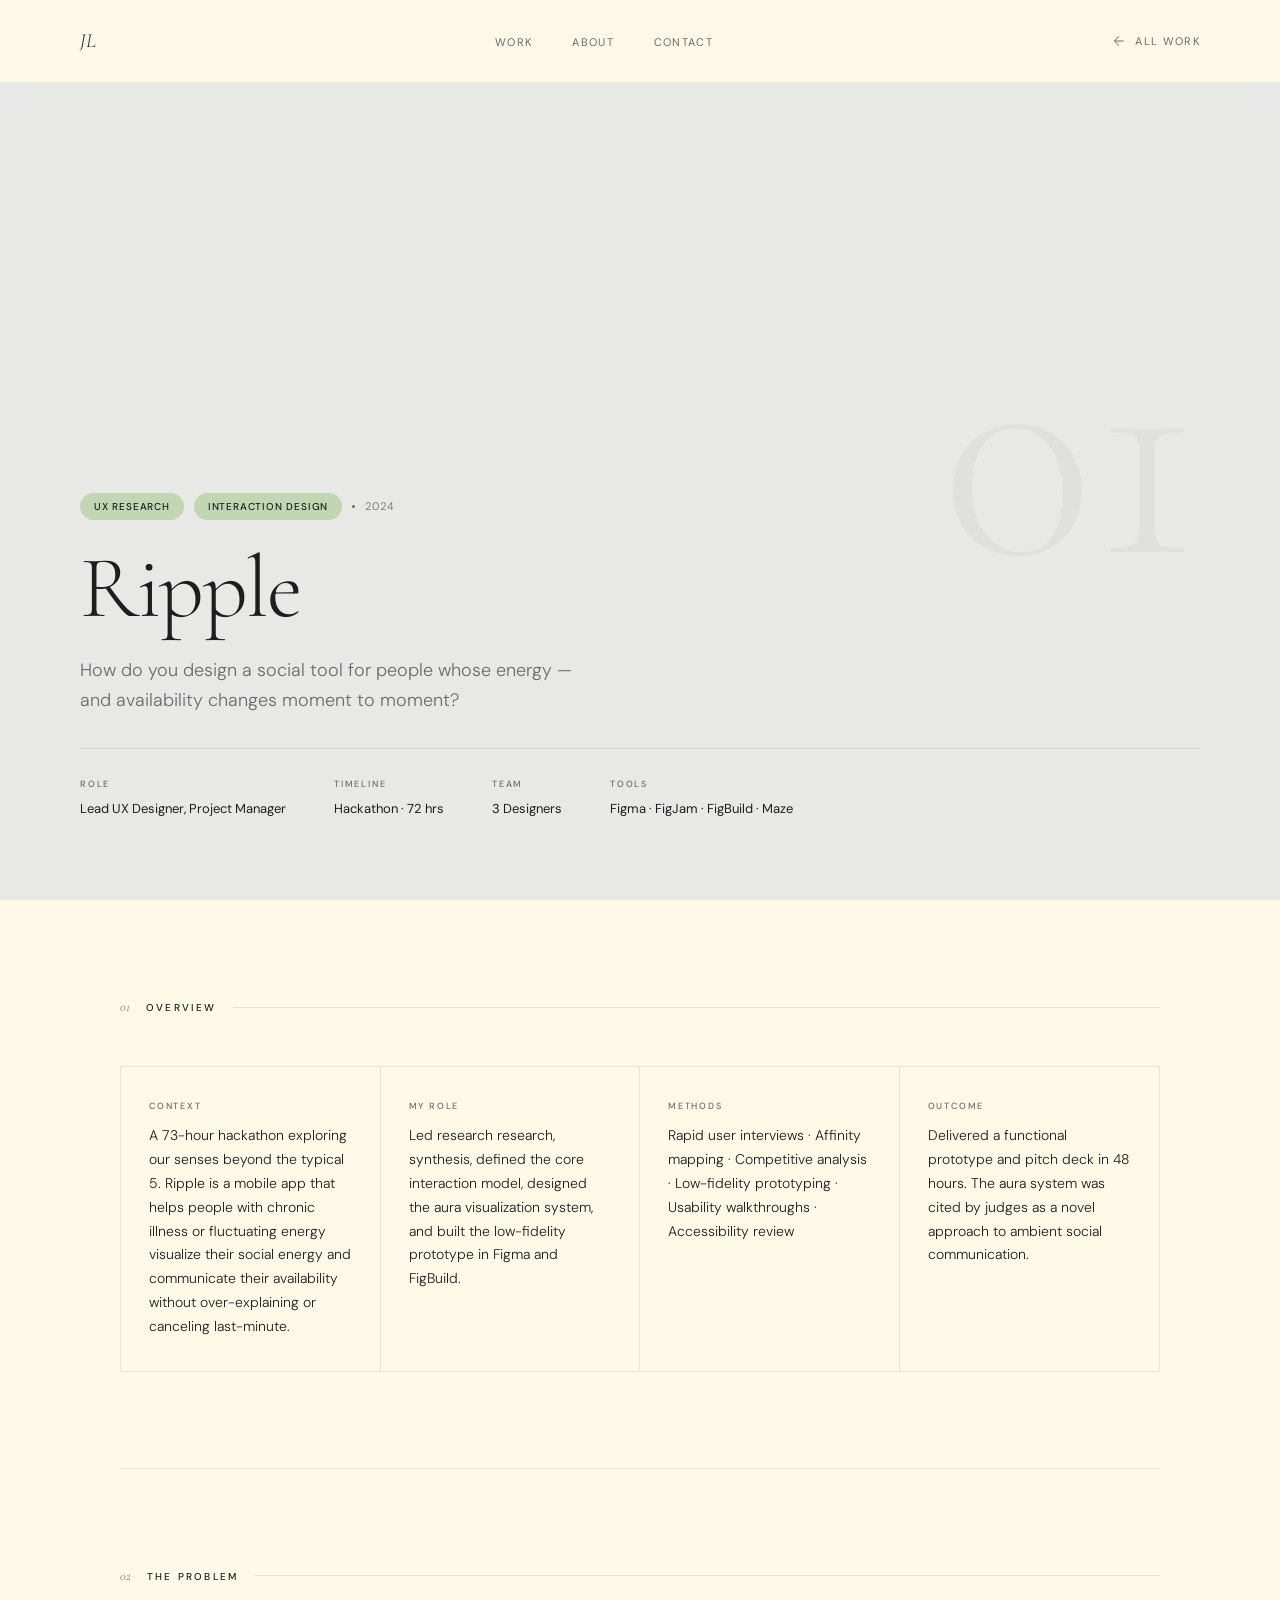
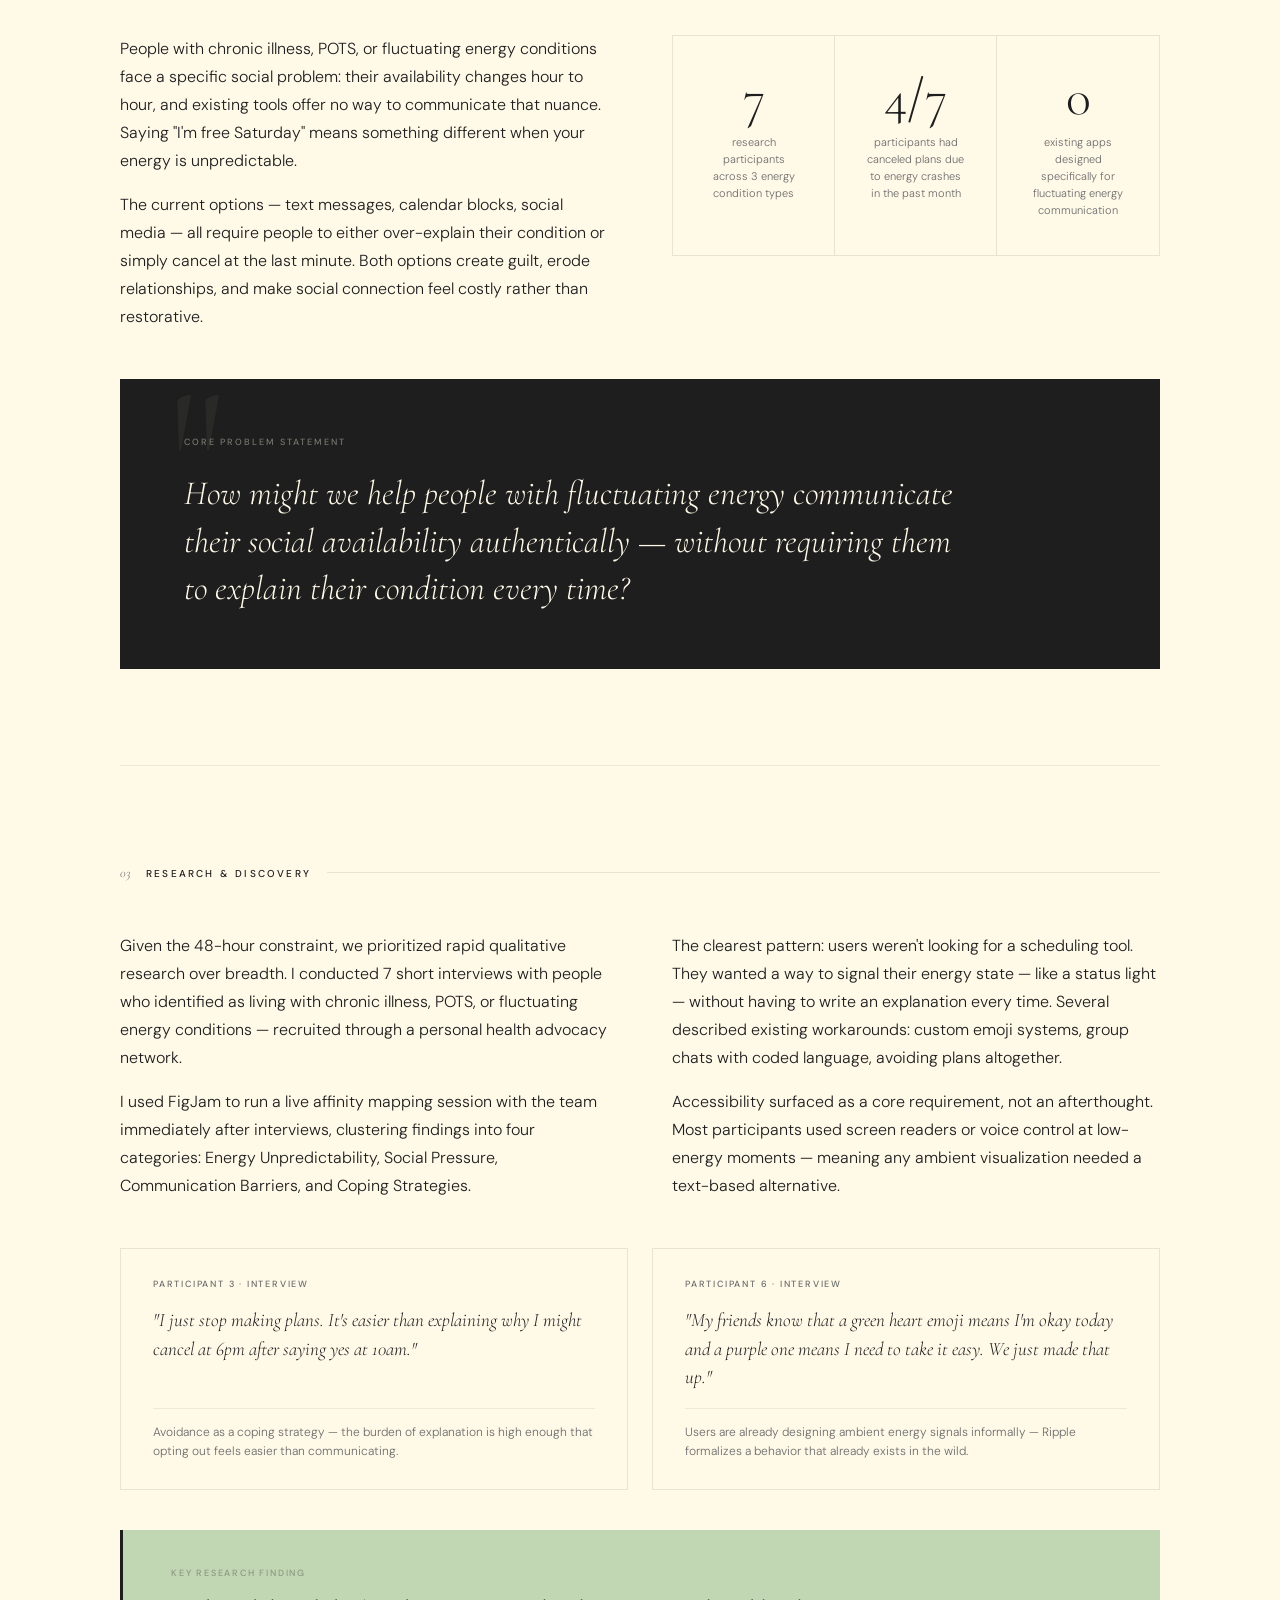
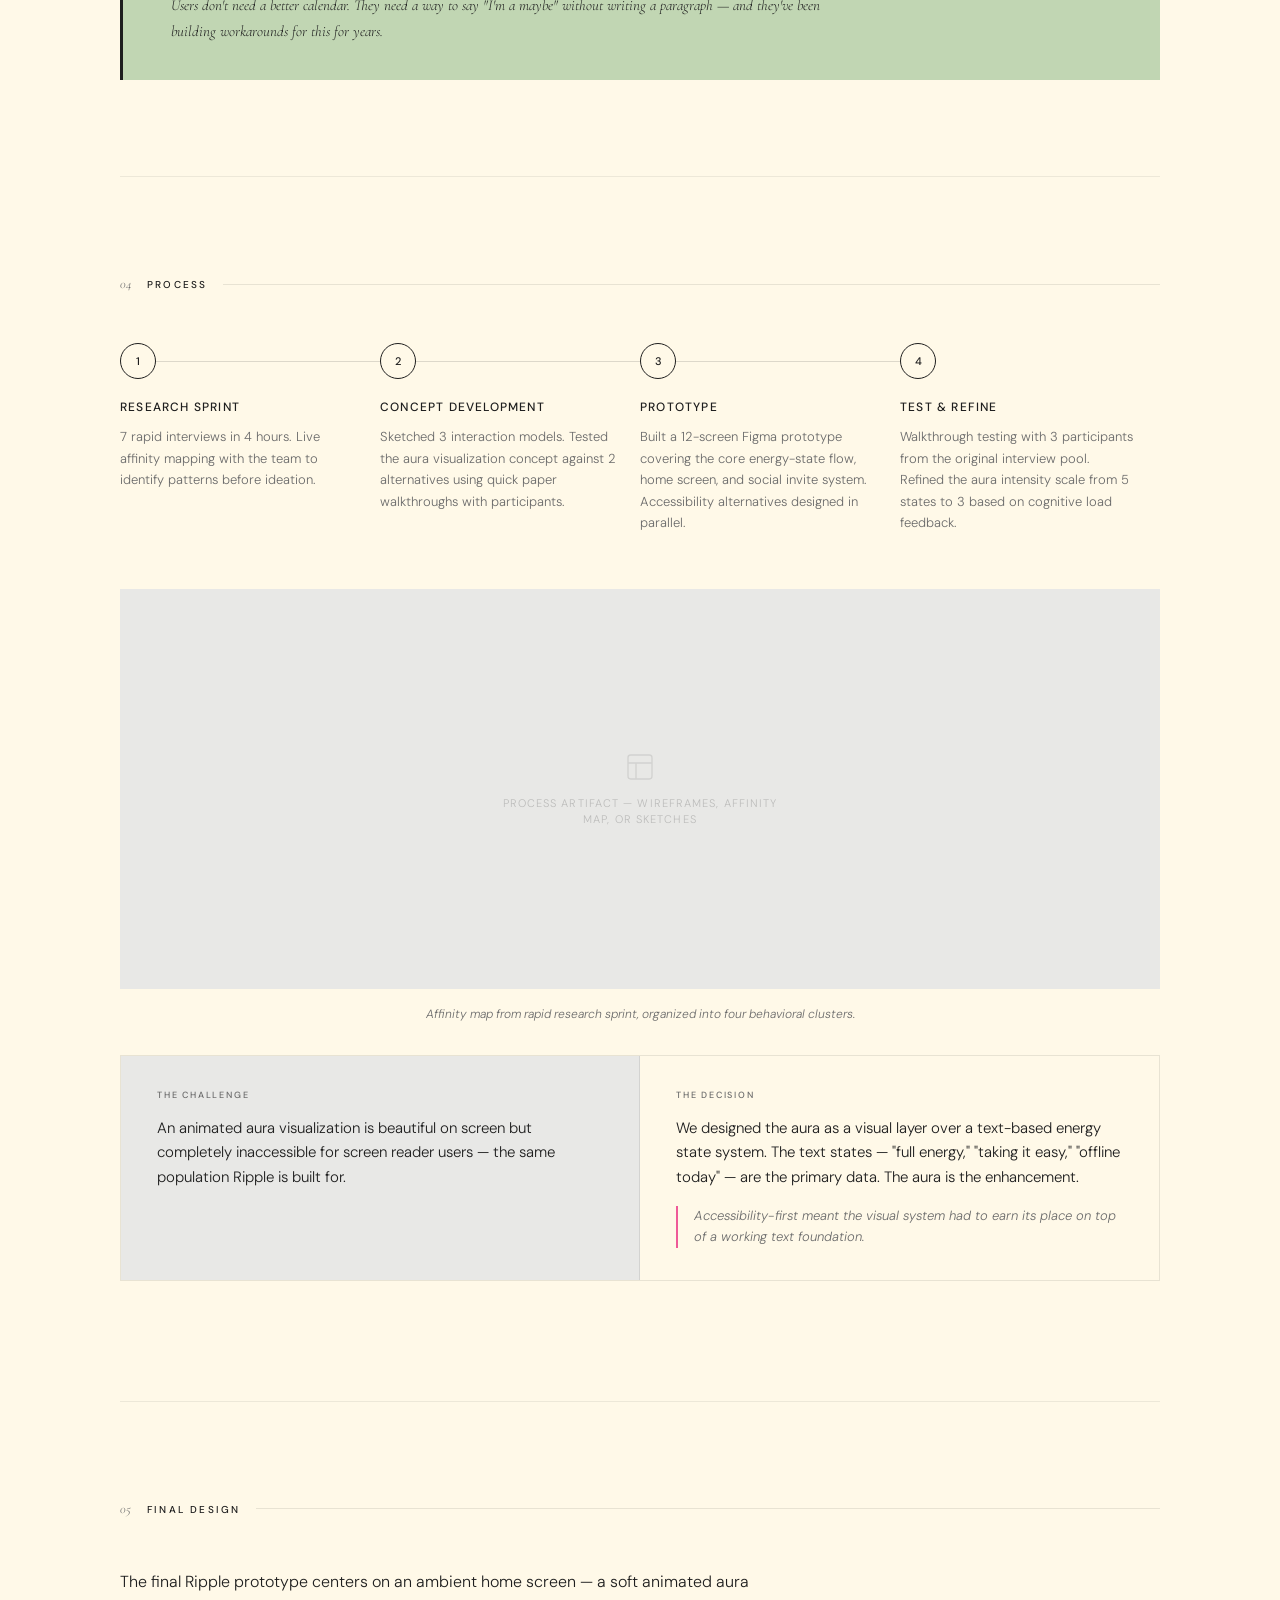
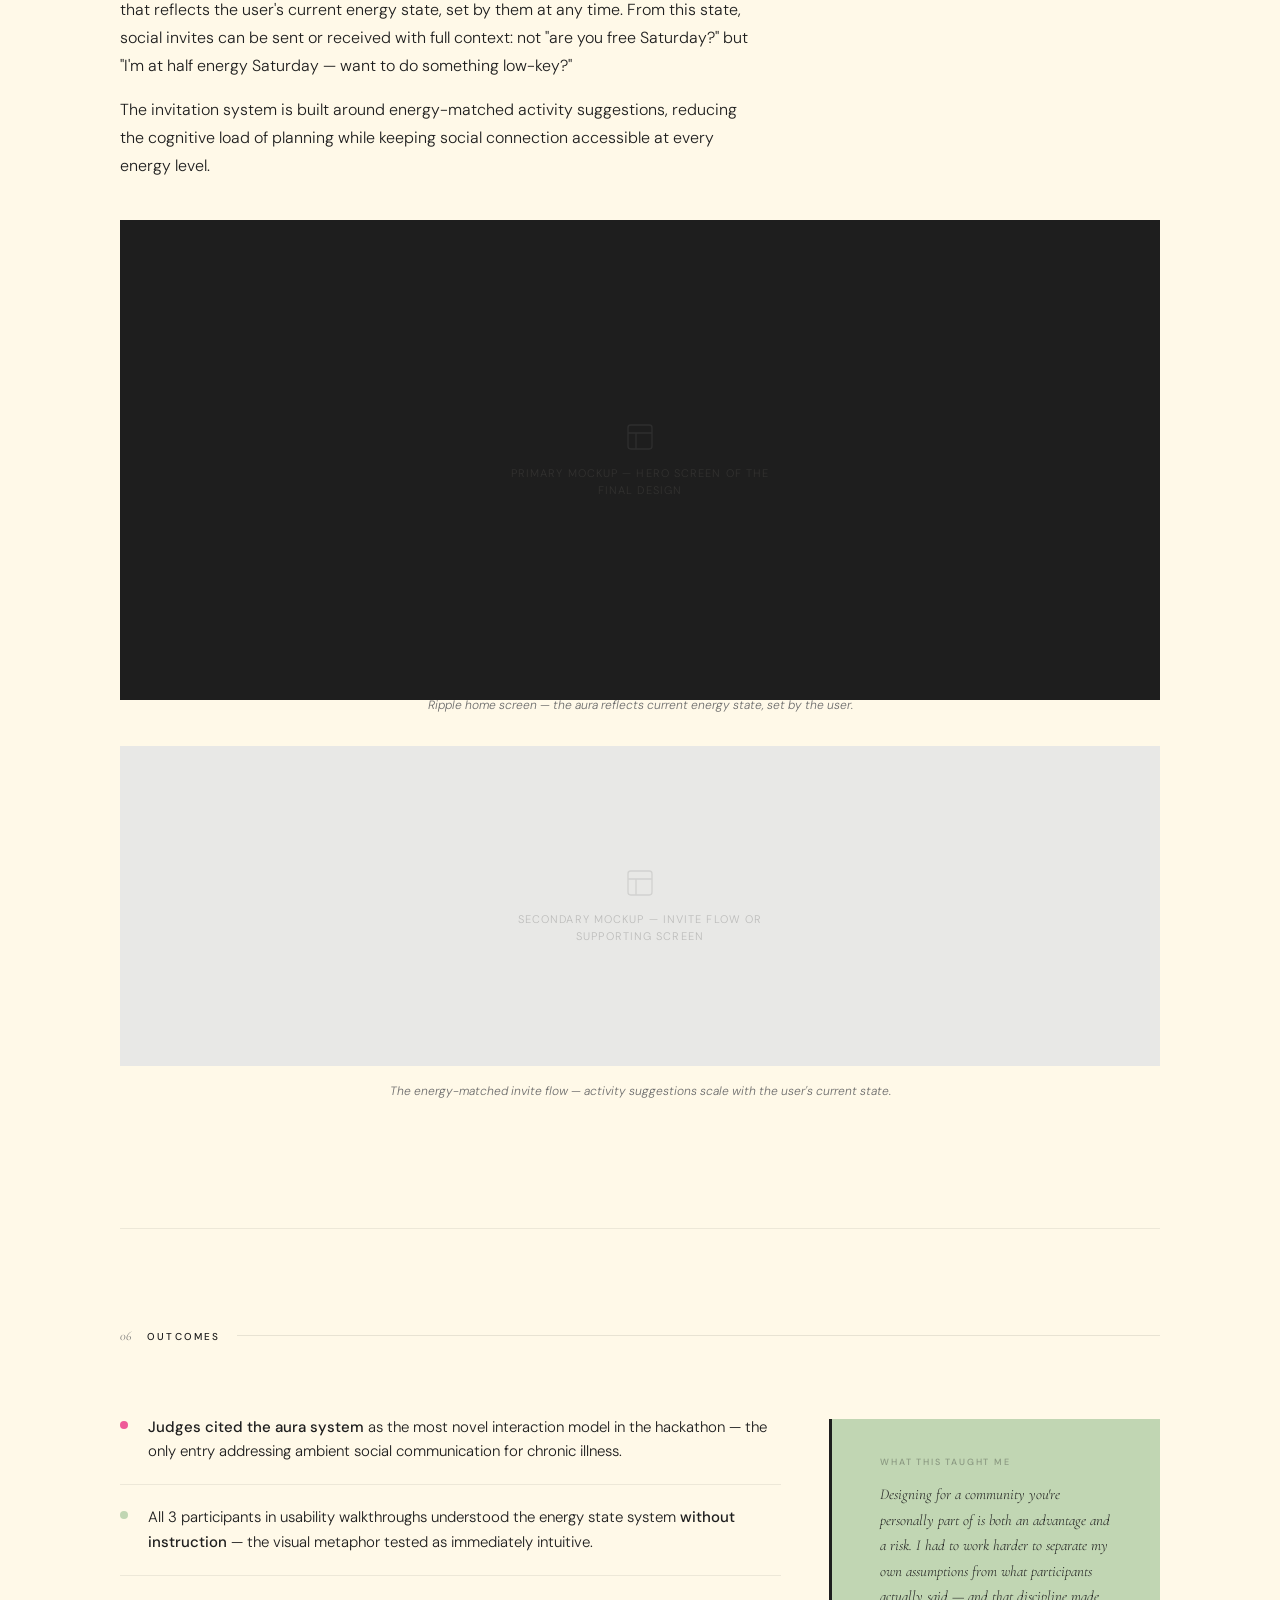
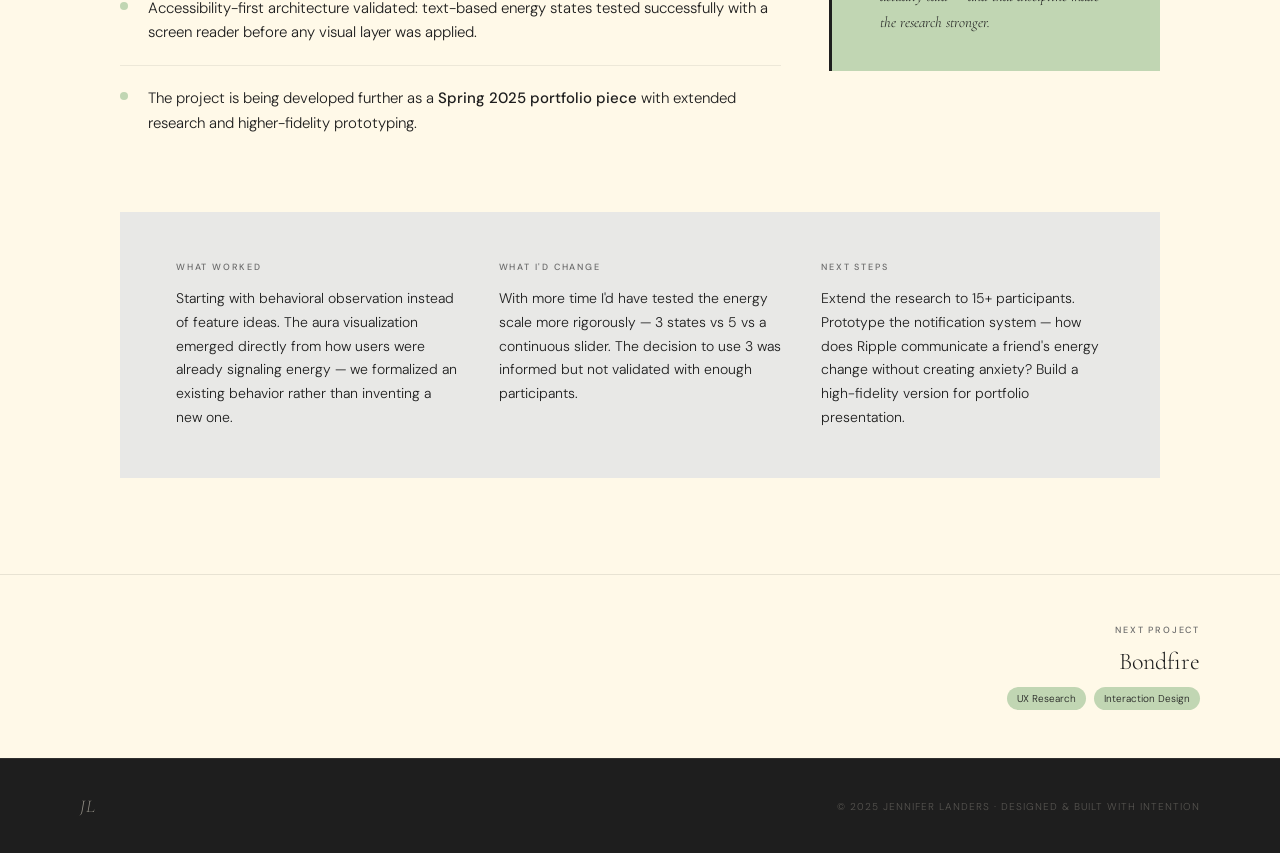
<file: case-study.html>
<!doctype html>
<html lang="en">
  <head>
    <meta charset="UTF-8" />
    <meta name="viewport" content="width=device-width, initial-scale=1.0" />
    <!--
    TITLE NOTE: Update this for each case study.
    Format: "Project Name — Jennifer Landers"
    This is what appears in browser tabs and search results.
  -->
    <title>Ripple — Jennifer Landers · UX Designer & Researcher</title>
    <link rel="preconnect" href="https://fonts.googleapis.com" />
    <link
      href="https://fonts.googleapis.com/css2?family=Cormorant+Garamond:ital,wght@0,300;0,400;1,300;1,400&family=DM+Sans:wght@300;400;500&display=swap"
      rel="stylesheet"
    />
    <link rel="stylesheet" href="css/shared.css" />
    <link rel="stylesheet" href="css/case-study.css" />
  </head>
  <body>
    <!--
    PROGRESS BAR NOTE:
    This 2px bar sits fixed at the very top of the viewport,
    above the nav. It fills left-to-right as the user scrolls.
    Width starts at 0% — case-study.js sets it on scroll after js added.
    Without JS it stays invisible at 0% width. That's fine —
    it's a pure enhancement, not a navigation element.
  -->
    <div class="progress-bar" id="progressBar"></div>

    <!-- ── NAV ── -->
    <!--
    NAV STRUCTURE NOTE:
    On case study pages the nav CTA is replaced by a back link.
    "← All Work" returns to the work section of the homepage.
    The nav-monogram stays as the home link.
    No .active class needed here — we're not in the main nav flow.
  -->
    <nav>
      <a href="index.html" class="nav-monogram">JL</a>
      <ul class="nav-links">
        <li><a href="index.html#work">Work</a></li>
        <li><a href="about.html">About</a></li>
        <li><a href="index.html#contact">Contact</a></li>
      </ul>
      <!-- Back link replaces the nav CTA on case study pages -->
      <a href="index.html#work" class="nav-back">
        <svg
          width="16"
          height="16"
          fill="none"
          stroke="currentColor"
          stroke-width="1.5"
          viewBox="0 0 24 24"
        >
          <path d="M19 12H5M12 19l-7-7 7-7" />
        </svg>
        All Work
      </a>
    </nav>

    <!-- ══════════════════════════════════════════
       COVER
       Full viewport height. Warm-gray background.
       Ghost project number sits decoratively in the background.
       Content aligns to the bottom of the viewport.
  ══════════════════════════════════════════ -->
    <div class="cover">
      <!--
      GHOST NUMBER NOTE:
      Large decorative number in the background — very light, serif.
      This is the project number in your sequence: 01, 02, 03 etc.
      Update for each case study:
        Ripple        → 01
        Bondfire      → 02
        Cal Cal App   → 03
        Ctrl Z        → 04
        Act for Comm. → 05
    -->
      <div class="cover-bg-number">01</div>

      <!--
      COVER TAGS NOTE:
      Left side: 1–2 filled tags for the work type.
      Right side: a dot divider + the year.
      Update tags and year for each case study.
    -->
      <div class="cover-tag">
        <span class="tag">UX Research</span>
        <span class="tag">Interaction Design</span>
        <div class="divider-dot"></div>
        <span class="year">2024</span>
      </div>

      <!--
      H1 NOTE:
      This is the project name — can be the actual product name
      or a descriptive title. Keep it short: 3–6 words max.
      Line breaks are intentional for visual rhythm.
      Update for each case study.
    -->
      <h1 class="cover-h1">Ripple</h1>

      <!--
      HOOK NOTE:
      One sentence. Frame the human problem — not the feature.
      Answer: what were people struggling with, and why did it matter?
      Avoid "I designed a..." — start with the user's world.
      This is the hardest sentence to write. Take your time with it.
    -->
      <p class="cover-hook">
        <!--
        COPY PLACEHOLDER: Replace with Ripple's real hook sentence.
        Example direction: How do you help people with fluctuating
        energy make social plans without over-committing or disappearing?
      -->
        How do you design a social tool for people whose energy — and
        availability changes moment to moment?
      </p>

      <!--
      META STRIP NOTE:
      4 data points separated by a top border.
      Role, Timeline, Team, Tools — update for each case study.
      Keep values short: 1–3 words or a short phrase.
    -->
      <div class="cover-meta">
        <div class="cover-meta-item">
          <div class="cover-meta-label">Role</div>
          <div class="cover-meta-value">Lead UX Designer, Project Manager</div>
        </div>
        <div class="cover-meta-item">
          <div class="cover-meta-label">Timeline</div>
          <div class="cover-meta-value">Hackathon · 72 hrs</div>
        </div>
        <div class="cover-meta-item">
          <div class="cover-meta-label">Team</div>
          <div class="cover-meta-value">3 Designers</div>
        </div>
        <div class="cover-meta-item">
          <div class="cover-meta-label">Tools</div>
          <div class="cover-meta-value">Figma · FigJam · FigBuild · Maze</div>
        </div>
      </div>
    </div>
    <!-- /cover -->

    <!-- ══════════════════════════════════════════
       PAGE CONTENT
       All sections after the cover sit inside
       this max-width wrapper.
  ══════════════════════════════════════════ -->
    <div class="page-content">
      <!-- ── SECTION 01 · OVERVIEW ── -->
      <!--
      OVERVIEW NOTE:
      4-col grid at desktop, stacked on mobile.
      Each cell answers one question about the project.
      Keep values to 2–4 lines — this is a summary, not the full story.
      The full story lives in the sections below.
    -->
      <section class="fade-up">
        <div class="section-header">
          <span class="section-number">01</span>
          <span class="section-title">Overview</span>
          <div class="section-rule"></div>
        </div>

        <div class="overview-grid">
          <div class="overview-cell">
            <div class="cover-meta-label">Context</div>
            <div class="overview-text">
              <!--
              COPY PLACEHOLDER: 2–3 sentences on the project context.
              What was the setting? A hackathon, a class project,
              a client brief, a self-initiated piece?
            -->
              A 73-hour hackathon exploring our senses beyond the typical 5.
              Ripple is a mobile app that helps people with chronic illness or
              fluctuating energy visualize their social energy and communicate
              their availability without over-explaining or canceling
              last-minute.
            </div>
          </div>

          <div class="overview-cell">
            <div class="cover-meta-label">My Role</div>
            <div class="overview-text">
              <!--
              COPY PLACEHOLDER: What did you specifically do?
              Be concrete — research, IA, wireframes, prototyping,
              testing, presenting. Don't just say "UX Designer."
            -->
              Led research research, synthesis, defined the core interaction
              model, designed the aura visualization system, and built the
              low-fidelity prototype in Figma and FigBuild.
            </div>
          </div>

          <div class="overview-cell">
            <div class="cover-meta-label">Methods</div>
            <div class="overview-text">
              <!--
              COPY PLACEHOLDER: Research and design methods used.
              List them — recruiters scan this.
            -->
              Rapid user interviews · Affinity mapping · Competitive analysis ·
              Low-fidelity prototyping · Usability walkthroughs · Accessibility
              review
            </div>
          </div>

          <div class="overview-cell">
            <div class="cover-meta-label">Outcome</div>
            <div class="overview-text">
              <!--
              COPY PLACEHOLDER: What was the result?
              A working prototype? A pitch? A shipped feature?
              Any measurable outcomes or feedback you received?
            -->
              Delivered a functional prototype and pitch deck in 48 hours. The
              aura system was cited by judges as a novel approach to ambient
              social communication.
            </div>
          </div>
        </div>
        <!-- /overview-grid -->
      </section>

      <!-- ── SECTION 02 · THE PROBLEM ── -->
      <section class="fade-up">
        <div class="section-header">
          <span class="section-number">02</span>
          <span class="section-title">The Problem</span>
          <div class="section-rule"></div>
        </div>

        <!--
        TWO-COL TEXT NOTE:
        Left: the problem narrative — 2–3 paragraphs.
        Right: 3 key stats that quantify the problem.
        On mobile this stacks: narrative above, stats below.
      -->
        <div class="two-col-text" style="margin-bottom: 48px">
          <div class="prose">
            <!--
            COPY PLACEHOLDER: The problem narrative.
            Start with the user's world — what was their experience
            before your design? What broke down, cost time,
            caused frustration or exclusion?
            Then narrow to the specific design problem you solved.
          -->
            <p>
              People with chronic illness, POTS, or fluctuating energy
              conditions face a specific social problem: their availability
              changes hour to hour, and existing tools offer no way to
              communicate that nuance. Saying "I'm free Saturday" means
              something different when your energy is unpredictable.
            </p>
            <p>
              The current options — text messages, calendar blocks, social media
              — all require people to either over-explain their condition or
              simply cancel at the last minute. Both options create guilt, erode
              relationships, and make social connection feel costly rather than
              restorative.
            </p>
          </div>

          <!--
          STATS NOTE:
          3 numbers that make the problem concrete.
          These come from your research — interviews, surveys,
          secondary sources. Cite your source in the label if needed.
          Update with real data from your Ripple research.
        -->
          <div class="stats-row" style="margin: 0">
            <div class="stat-cell">
              <div class="stat-number">
                <!--COPY PLACEHOLDER: e.g. 7-->
                7
              </div>
              <div class="stat-label">
                <!--COPY PLACEHOLDER: e.g. "interviews conducted across 3 user types"-->
                research participants across 3 energy condition types
              </div>
            </div>
            <div class="stat-cell">
              <div class="stat-number">
                <!--COPY PLACEHOLDER: e.g. 4 of 7-->
                4/7
              </div>
              <div class="stat-label">
                <!--COPY PLACEHOLDER-->
                participants had canceled plans due to energy crashes in the
                past month
              </div>
            </div>
            <div class="stat-cell">
              <div class="stat-number">
                <!--COPY PLACEHOLDER: e.g. 0-->
                0
              </div>
              <div class="stat-label">
                <!--COPY PLACEHOLDER-->
                existing apps designed specifically for fluctuating energy
                communication
              </div>
            </div>
          </div>
        </div>

        <!--
        PROBLEM STATEMENT NOTE:
        Dark graphite block. Serif italic.
        This is your "How Might We" or core problem statement —
        one sentence that captures the design challenge.
        Keep it under 30 words. Make it specific to your users.
      -->
        <div class="problem-statement">
          <div class="problem-label">Core Problem Statement</div>
          <p>
            <!--
            COPY PLACEHOLDER: Your HMW or problem statement.
            Format: "How might we help [user] [do X] so they can [outcome]?"
            Or a declarative problem statement — whatever fits Ripple's story.
          -->
            How might we help people with fluctuating energy communicate their
            social availability authentically — without requiring them to
            explain their condition every time?
          </p>
        </div>
      </section>

      <!-- ── SECTION 03 · RESEARCH & DISCOVERY ── -->
      <section class="fade-up">
        <div class="section-header">
          <span class="section-number">03</span>
          <span class="section-title">Research & Discovery</span>
          <div class="section-rule"></div>
        </div>

        <!--
        RESEARCH INTRO NOTE:
        2-col at desktop — methods overview left, findings right.
        Mobile: stacked.
      -->
        <div class="two-col-text" style="margin-bottom: 48px">
          <div class="prose">
            <!--
            COPY PLACEHOLDER: How you did your research.
            What methods? How many participants? How did you recruit?
            What surprised you? What confirmed what you expected?
          -->
            <p>
              Given the 48-hour constraint, we prioritized rapid qualitative
              research over breadth. I conducted 7 short interviews with people
              who identified as living with chronic illness, POTS, or
              fluctuating energy conditions — recruited through a personal
              health advocacy network.
            </p>
            <p>
              I used FigJam to run a live affinity mapping session with the team
              immediately after interviews, clustering findings into four
              categories: Energy Unpredictability, Social Pressure,
              Communication Barriers, and Coping Strategies.
            </p>
          </div>
          <div class="prose">
            <!--
            COPY PLACEHOLDER: What you found — the key themes.
            2–3 paragraphs or a short list.
            This should connect directly to the problem statement above
            and set up the design decisions in Section 04.
          -->
            <p>
              The clearest pattern: users weren't looking for a scheduling tool.
              They wanted a way to signal their energy state — like a status
              light — without having to write an explanation every time. Several
              described existing workarounds: custom emoji systems, group chats
              with coded language, avoiding plans altogether.
            </p>
            <p>
              Accessibility surfaced as a core requirement, not an afterthought.
              Most participants used screen readers or voice control at
              low-energy moments — meaning any ambient visualization needed a
              text-based alternative.
            </p>
          </div>
        </div>

        <!--
        USER QUOTE CARDS NOTE:
        2 cards side by side at desktop, stacked on mobile.
        Each card has: a label, a quote, and a behavioral insight.
        Use REAL quotes from your research — raw language builds
        credibility. Paraphrase only if you need to protect privacy.
        Update with actual Ripple interview quotes.
      -->
        <div class="research-grid">
          <div class="user-quote-card">
            <div class="quote-label">
              <!--COPY PLACEHOLDER: e.g. "Participant 3 · Interview"-->
              Participant 3 · Interview
            </div>
            <div class="quote-text">
              <!--
              COPY PLACEHOLDER: A real user quote. Keep it raw.
              Polished quotes sound fake. The messiness is the proof.
            -->
              "I just stop making plans. It's easier than explaining why I might
              cancel at 6pm after saying yes at 10am."
            </div>
            <div class="quote-insight">
              <!--
              COPY PLACEHOLDER: Your synthesis of this quote.
              What does it reveal about behavior, mental models,
              or unmet needs? 1–2 sentences.
            -->
              Avoidance as a coping strategy — the burden of explanation is high
              enough that opting out feels easier than communicating.
            </div>
          </div>

          <div class="user-quote-card">
            <div class="quote-label">
              <!--COPY PLACEHOLDER-->
              Participant 6 · Interview
            </div>
            <div class="quote-text">
              <!--COPY PLACEHOLDER-->
              "My friends know that a green heart emoji means I'm okay today and
              a purple one means I need to take it easy. We just made that up."
            </div>
            <div class="quote-insight">
              <!--COPY PLACEHOLDER-->
              Users are already designing ambient energy signals informally —
              Ripple formalizes a behavior that already exists in the wild.
            </div>
          </div>
        </div>
        <!-- /research-grid -->

        <!--
        INSIGHT BLOCK NOTE:
        Green background, left graphite border — defined in shared.css.
        This is your single biggest research finding.
        One sentence. Make it feel like a revelation, not a bullet point.
      -->
        <div class="insight-block">
          <div class="insight-label">Key Research Finding</div>
          <p>
            <!--
            COPY PLACEHOLDER: Your most important synthesis insight.
            Should feel like a turning point — the finding that
            changed how you thought about the design problem.
          -->
            Users don't need a better calendar. They need a way to say "I'm a
            maybe" without writing a paragraph — and they've been building
            workarounds for this for years.
          </p>
        </div>
      </section>

      <!-- ── SECTION 04 · PROCESS ── -->
      <section class="fade-up">
        <div class="section-header">
          <span class="section-number">04</span>
          <span class="section-title">Process</span>
          <div class="section-rule"></div>
        </div>

        <!--
        PROCESS STEPS NOTE:
        4 numbered steps with a horizontal connector line between them.
        Mobile: 2×2 grid. Desktop: 4 in a row.
        These are your design phases — not generic double-diamond stages.
        Name the actual steps YOU took on this project.
      -->
        <div class="process-steps">
          <div class="process-step">
            <div class="process-step-num">1</div>
            <div class="process-step-title">
              <!--COPY PLACEHOLDER: e.g. "Define"-->
              Research Sprint
            </div>
            <div class="process-step-desc">
              <!--COPY PLACEHOLDER: 1–2 sentences on what happened in this phase.-->
              7 rapid interviews in 4 hours. Live affinity mapping with the team
              to identify patterns before ideation.
            </div>
          </div>

          <div class="process-step">
            <div class="process-step-num">2</div>
            <div class="process-step-title">
              <!--COPY PLACEHOLDER-->
              Concept Development
            </div>
            <div class="process-step-desc">
              <!--COPY PLACEHOLDER-->
              Sketched 3 interaction models. Tested the aura visualization
              concept against 2 alternatives using quick paper walkthroughs with
              participants.
            </div>
          </div>

          <div class="process-step">
            <div class="process-step-num">3</div>
            <div class="process-step-title">
              <!--COPY PLACEHOLDER-->
              Prototype
            </div>
            <div class="process-step-desc">
              <!--COPY PLACEHOLDER-->
              Built a 12-screen Figma prototype covering the core energy-state
              flow, home screen, and social invite system. Accessibility
              alternatives designed in parallel.
            </div>
          </div>

          <div class="process-step">
            <div class="process-step-num">4</div>
            <div class="process-step-title">
              <!--COPY PLACEHOLDER-->
              Test & Refine
            </div>
            <div class="process-step-desc">
              <!--COPY PLACEHOLDER-->
              Walkthrough testing with 3 participants from the original
              interview pool. Refined the aura intensity scale from 5 states to
              3 based on cognitive load feedback.
            </div>
          </div>
        </div>
        <!-- /process-steps -->

        <!--
        MOCKUP FRAME NOTE:
        Large placeholder area for a process mockup —
        could be a wireframe, a sketch photo, an affinity map,
        or an early prototype screen. Not your final design — that
        goes in Section 05. This shows the work in progress.

        To add your image:
        Replace the inner div with:
        <img src="images/ripple-process.jpg"
             alt="Ripple wireframes and affinity map"
             style="width:100%;height:100%;object-fit:cover;">
      -->
        <div class="mockup-frame">
          <div class="mockup-placeholder">
            <svg
              width="32"
              height="32"
              fill="none"
              stroke="currentColor"
              stroke-width="1"
              viewBox="0 0 24 24"
              style="opacity: 0.3"
            >
              <rect x="3" y="3" width="18" height="18" rx="2" />
              <path d="M3 9h18M9 21V9" />
            </svg>
            <span
              >Process artifact — wireframes, affinity map, or sketches</span
            >
          </div>
        </div>
        <p class="mockup-caption">
          <!--COPY PLACEHOLDER: Brief caption for the process image.-->
          Affinity map from rapid research sprint, organized into four
          behavioral clusters.
        </p>

        <!--
        DECISION CARD NOTE:
        Shows one key design decision — the challenge you faced
        and the choice you made. The coral left border highlights
        your rationale. Use this for your most interesting or
        defensible design decision on the project.

        Add more decision cards if you have 2–3 strong decisions to show.
        Each card is self-contained — duplicate the .decision-card div.
      -->
        <div class="decision-card">
          <div class="decision-card-problem">
            <div class="decision-card-label">The Challenge</div>
            <div class="decision-card-text">
              <!--
              COPY PLACEHOLDER: What was the design problem or tension?
              What were the competing constraints?
            -->
              An animated aura visualization is beautiful on screen but
              completely inaccessible for screen reader users — the same
              population Ripple is built for.
            </div>
          </div>
          <div class="decision-card-solution">
            <div class="decision-card-label">The Decision</div>
            <div class="decision-card-text">
              <!--
              COPY PLACEHOLDER: What did you decide and why?
              Be specific — "we chose X because Y" is stronger
              than "we balanced the tradeoffs."
            -->
              We designed the aura as a visual layer over a text-based energy
              state system. The text states — "full energy," "taking it easy,"
              "offline today" — are the primary data. The aura is the
              enhancement.
            </div>
            <div class="decision-card-highlight">
              <!--
              COPY PLACEHOLDER: The key rationale in one line.
              This gets the coral left border treatment.
            -->
              Accessibility-first meant the visual system had to earn its place
              on top of a working text foundation.
            </div>
          </div>
        </div>
        <!-- /decision-card -->
      </section>

      <!-- ── SECTION 05 · FINAL DESIGN ── -->
      <section class="fade-up">
        <div class="section-header">
          <span class="section-number">05</span>
          <span class="section-title">Final Design</span>
          <div class="section-rule"></div>
        </div>

        <div class="prose" style="max-width: 640px; margin-bottom: 40px">
          <!--
          COPY PLACEHOLDER: 1–2 paragraphs introducing the final design.
          What did you end up building? What are the key screens?
          What problem does the final design solve that earlier
          versions didn't?
        -->
          <p>
            The final Ripple prototype centers on an ambient home screen — a
            soft animated aura that reflects the user's current energy state,
            set by them at any time. From this state, social invites can be sent
            or received with full context: not "are you free Saturday?" but "I'm
            at half energy Saturday — want to do something low-key?"
          </p>
          <p>
            The invitation system is built around energy-matched activity
            suggestions, reducing the cognitive load of planning while keeping
            social connection accessible at every energy level.
          </p>
        </div>

        <!--
        PRIMARY MOCKUP NOTE:
        Your biggest, most impressive screen — the hero moment of
        the design. Dark background makes it feel polished.
        Minimum height 480px at desktop.

        To add your image:
        Replace the inner div with:
        <img src="images/ripple-home.jpg"
             alt="Ripple home screen showing aura energy state"
             style="width:100%;height:100%;object-fit:cover;">
      -->
        <div
          class="mockup-frame"
          style="
            background: var(--graphite);
            min-height: 480px;
            margin-bottom: 12px;
          "
        >
          <div class="mockup-placeholder">
            <svg
              width="32"
              height="32"
              fill="none"
              stroke="currentColor"
              stroke-width="1"
              viewBox="0 0 24 24"
              style="opacity: 0.2; color: white"
            >
              <rect x="3" y="3" width="18" height="18" rx="2" />
              <path d="M3 9h18M9 21V9" />
            </svg>
            <span style="color: rgba(255, 249, 232, 0.25)"
              >Primary mockup — hero screen of the final design</span
            >
          </div>
        </div>
        <p class="mockup-caption">
          Ripple home screen — the aura reflects current energy state, set by
          the user.
        </p>

        <!--
        SECONDARY MOCKUP NOTE:
        A second screen showing a different part of the design —
        the invite flow, a secondary screen, or a detail state.
        Lighter background than the primary.
      -->
        <div class="mockup-frame" style="min-height: 320px">
          <div class="mockup-placeholder">
            <svg
              width="32"
              height="32"
              fill="none"
              stroke="currentColor"
              stroke-width="1"
              viewBox="0 0 24 24"
              style="opacity: 0.3"
            >
              <rect x="3" y="3" width="18" height="18" rx="2" />
              <path d="M3 9h18M9 21V9" />
            </svg>
            <span>Secondary mockup — invite flow or supporting screen</span>
          </div>
        </div>
        <p class="mockup-caption">
          The energy-matched invite flow — activity suggestions scale with the
          user's current state.
        </p>
      </section>

      <!-- ── SECTION 06 · OUTCOMES ── -->
      <section class="fade-up">
        <div class="section-header">
          <span class="section-number">06</span>
          <span class="section-title">Outcomes</span>
          <div class="section-rule"></div>
        </div>

        <!--
        OUTCOMES GRID NOTE:
        2fr/1fr at desktop — outcomes list left, reflection right.
        Mobile: stacked.

        CORAL DOT = primary / most important outcome.
        GREEN DOTS = supporting outcomes.
        Use coral sparingly — ideally just one or two.
      -->
        <div class="outcomes-grid">
          <div class="outcomes-list">
            <!--
            OUTCOME ITEMS NOTE:
            Each item has a colored dot and a text block.
            Lead with the most impactful outcome (coral dot).
            Be specific — numbers, quotes, and tangible results
            are more compelling than "improved user experience."
          -->

            <div class="outcome-metric">
              <div class="outcome-dot coral"></div>
              <div class="outcome-text">
                <!--COPY PLACEHOLDER: Your strongest outcome.-->
                <strong>Judges cited the aura system</strong> as the most novel
                interaction model in the hackathon — the only entry addressing
                ambient social communication for chronic illness.
              </div>
            </div>

            <div class="outcome-metric">
              <div class="outcome-dot"></div>
              <div class="outcome-text">
                <!--COPY PLACEHOLDER-->
                All 3 participants in usability walkthroughs understood the
                energy state system <strong>without instruction</strong> — the
                visual metaphor tested as immediately intuitive.
              </div>
            </div>

            <div class="outcome-metric">
              <div class="outcome-dot"></div>
              <div class="outcome-text">
                <!--COPY PLACEHOLDER-->
                Accessibility-first architecture validated: text-based energy
                states tested successfully with a screen reader before any
                visual layer was applied.
              </div>
            </div>

            <div class="outcome-metric">
              <div class="outcome-dot"></div>
              <div class="outcome-text">
                <!--COPY PLACEHOLDER-->
                The project is being developed further as a
                <strong>Spring 2025 portfolio piece</strong> with extended
                research and higher-fidelity prototyping.
              </div>
            </div>
          </div>
          <!-- /outcomes-list -->

          <!--
          REFLECTION ASIDE NOTE:
          What did this project teach you?
          Green background, connects to the insight block visually.
          1 short paragraph — honest, specific, not generic.
        -->
          <div class="insight-block" style="align-self: start">
            <div class="insight-label">What this taught me</div>
            <p>
              <!--
              COPY PLACEHOLDER: Your genuine reflection.
              What would you do differently? What confirmed something
              you believed? What changed how you think about design?
            -->
              Designing for a community you're personally part of is both an
              advantage and a risk. I had to work harder to separate my own
              assumptions from what participants actually said — and that
              discipline made the research stronger.
            </p>
          </div>
        </div>
        <!-- /outcomes-grid -->

        <!--
        REFLECTION BLOCK NOTE:
        3-col grid at desktop — "What worked," "What I'd change,"
        "Next steps." Warm-gray background.
        Mobile: stacked.
        Keep each item to 2–4 sentences.
      -->
        <div class="reflection-block">
          <div class="reflection-item">
            <div class="reflection-item-label">What Worked</div>
            <div class="reflection-item-text">
              <!--COPY PLACEHOLDER-->
              Starting with behavioral observation instead of feature ideas. The
              aura visualization emerged directly from how users were already
              signaling energy — we formalized an existing behavior rather than
              inventing a new one.
            </div>
          </div>

          <div class="reflection-item">
            <div class="reflection-item-label">What I'd Change</div>
            <div class="reflection-item-text">
              <!--COPY PLACEHOLDER-->
              With more time I'd have tested the energy scale more rigorously —
              3 states vs 5 vs a continuous slider. The decision to use 3 was
              informed but not validated with enough participants.
            </div>
          </div>

          <div class="reflection-item">
            <div class="reflection-item-label">Next Steps</div>
            <div class="reflection-item-text">
              <!--COPY PLACEHOLDER-->
              Extend the research to 15+ participants. Prototype the
              notification system — how does Ripple communicate a friend's
              energy change without creating anxiety? Build a high-fidelity
              version for portfolio presentation.
            </div>
          </div>
        </div>
        <!-- /reflection-block -->
      </section>
    </div>
    <!-- /page-content -->

    <!-- ══════════════════════════════════════════
       CASE NAVIGATION
       Previous / Next project links.
       Sits outside .page-content — full width with border top.

       UPDATE FOR EACH FILE:
       ripple.html     → no Previous | Next: bondfire.html
       bondfire.html   → Previous: ripple.html | Next: calcal.html
       calcal.html     → Previous: bondfire.html | no Next (at launch)

       When Ctrl Z and Act for Community are added:
       calcal.html     → Next: ctrlz.html
       ctrlz.html      → Previous: calcal.html | Next: actforcommunity.html
       actforcommunity → Previous: ctrlz.html | no Next
  ══════════════════════════════════════════ -->
    <div class="case-nav">
      <!--
      PREVIOUS LINK NOTE:
      For ripple.html — the first project — there is no previous.
      Replace this entire <a> with a non-linked div if it's first:
      <div class="case-nav-item case-nav-empty"></div>
      That keeps the grid balanced without a dead link.
    -->
      <div class="case-nav-item case-nav-empty">
        <!-- No previous project at launch -->
      </div>

      <!--
      NEXT LINK NOTE:
      Update href for each file.
      ripple.html → href="bondfire.html"
    -->
      <a href="bondfire.html" class="case-nav-item case-nav-next">
        <div class="case-nav-direction">Next Project</div>
        <div class="case-nav-title">Bondfire</div>
        <div class="case-nav-tags">
          <span class="case-nav-tag">UX Research</span>
          <span class="case-nav-tag">Interaction Design</span>
        </div>
      </a>
    </div>
    <!-- /case-nav -->

    <!-- ── FOOTER ── -->
    <footer>
      <a href="index.html" class="footer-monogram">JL</a>
      <span class="footer-copy"
        >© 2025 Jennifer Landers · Designed & built with intention</span
      >
    </footer>

    <!--
    JS NOTE: case-study.js is empty until js added
    The page works completely without it.
    Progress bar stays at 0% width (invisible).
    All content is visible. Fade-up elements are all shown.
  -->
    <script src="javascript/case-study.js"></script>
  </body>
</html>
</file>
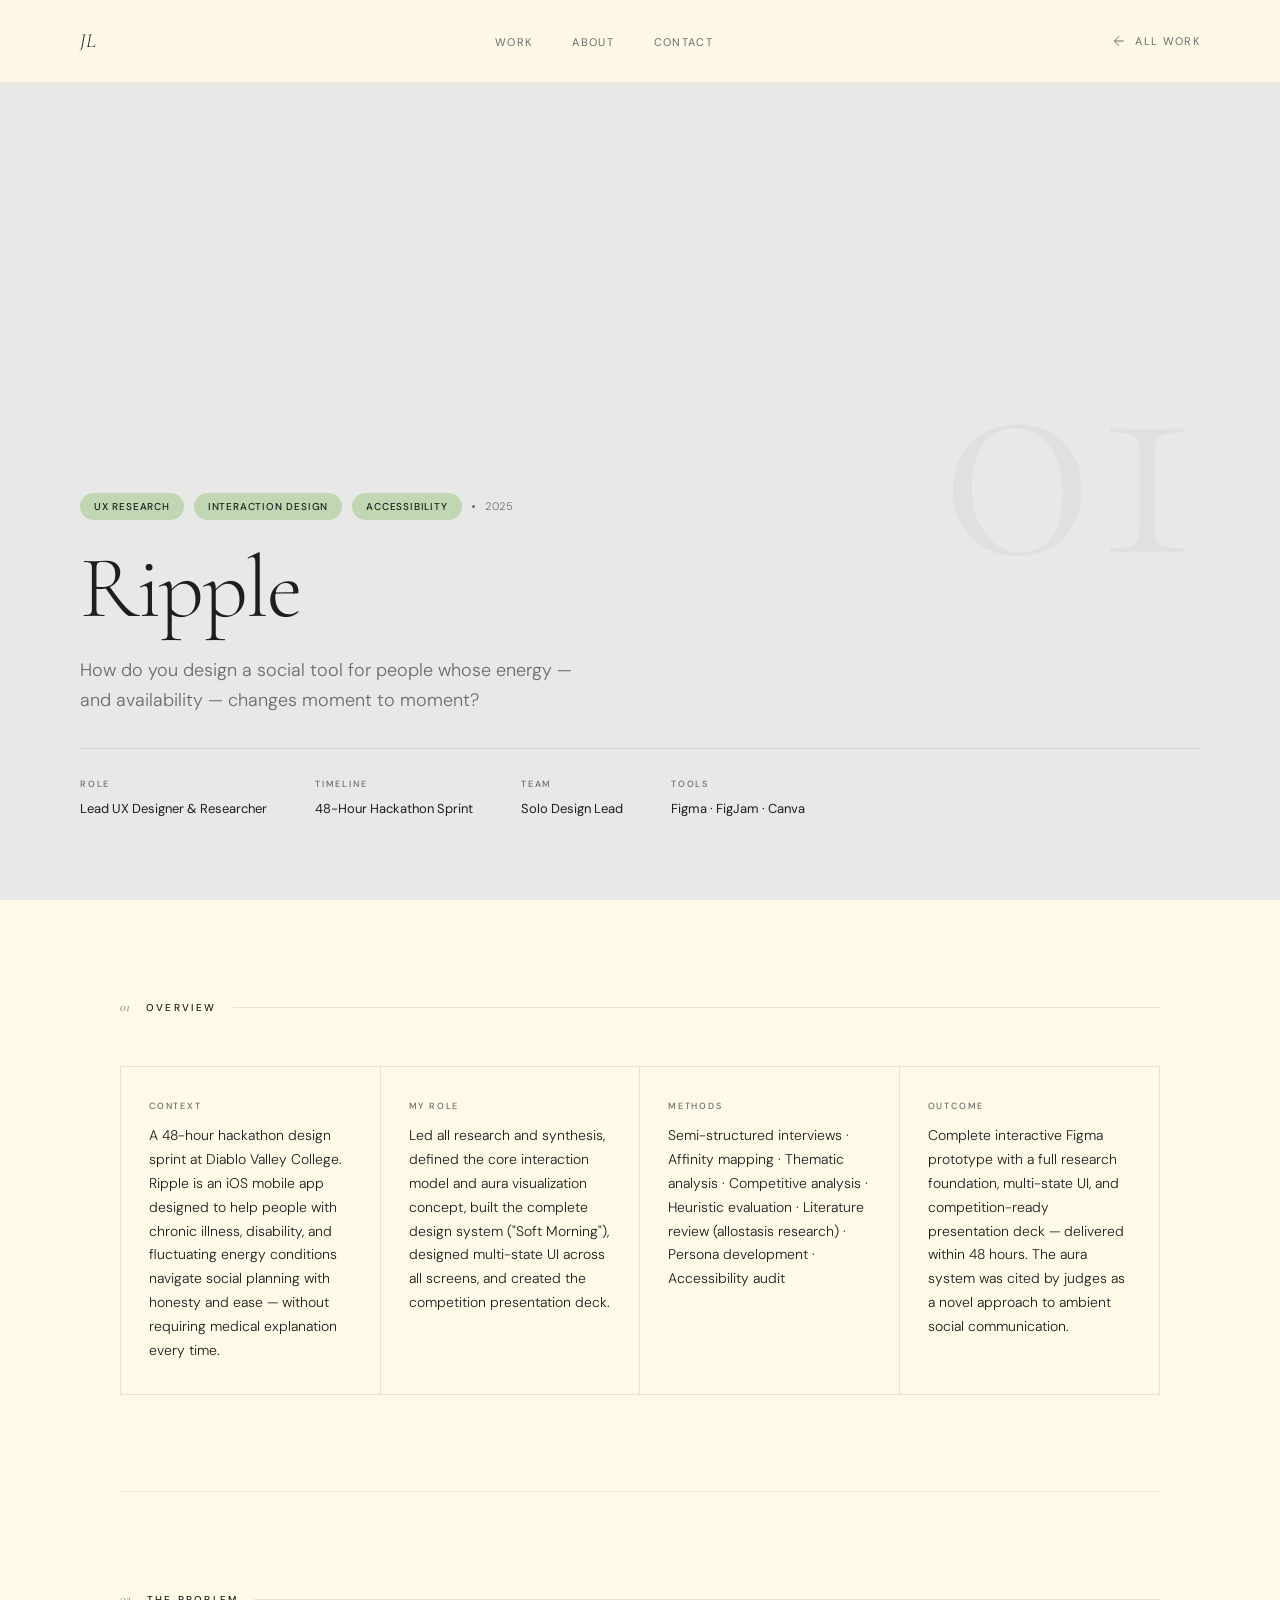
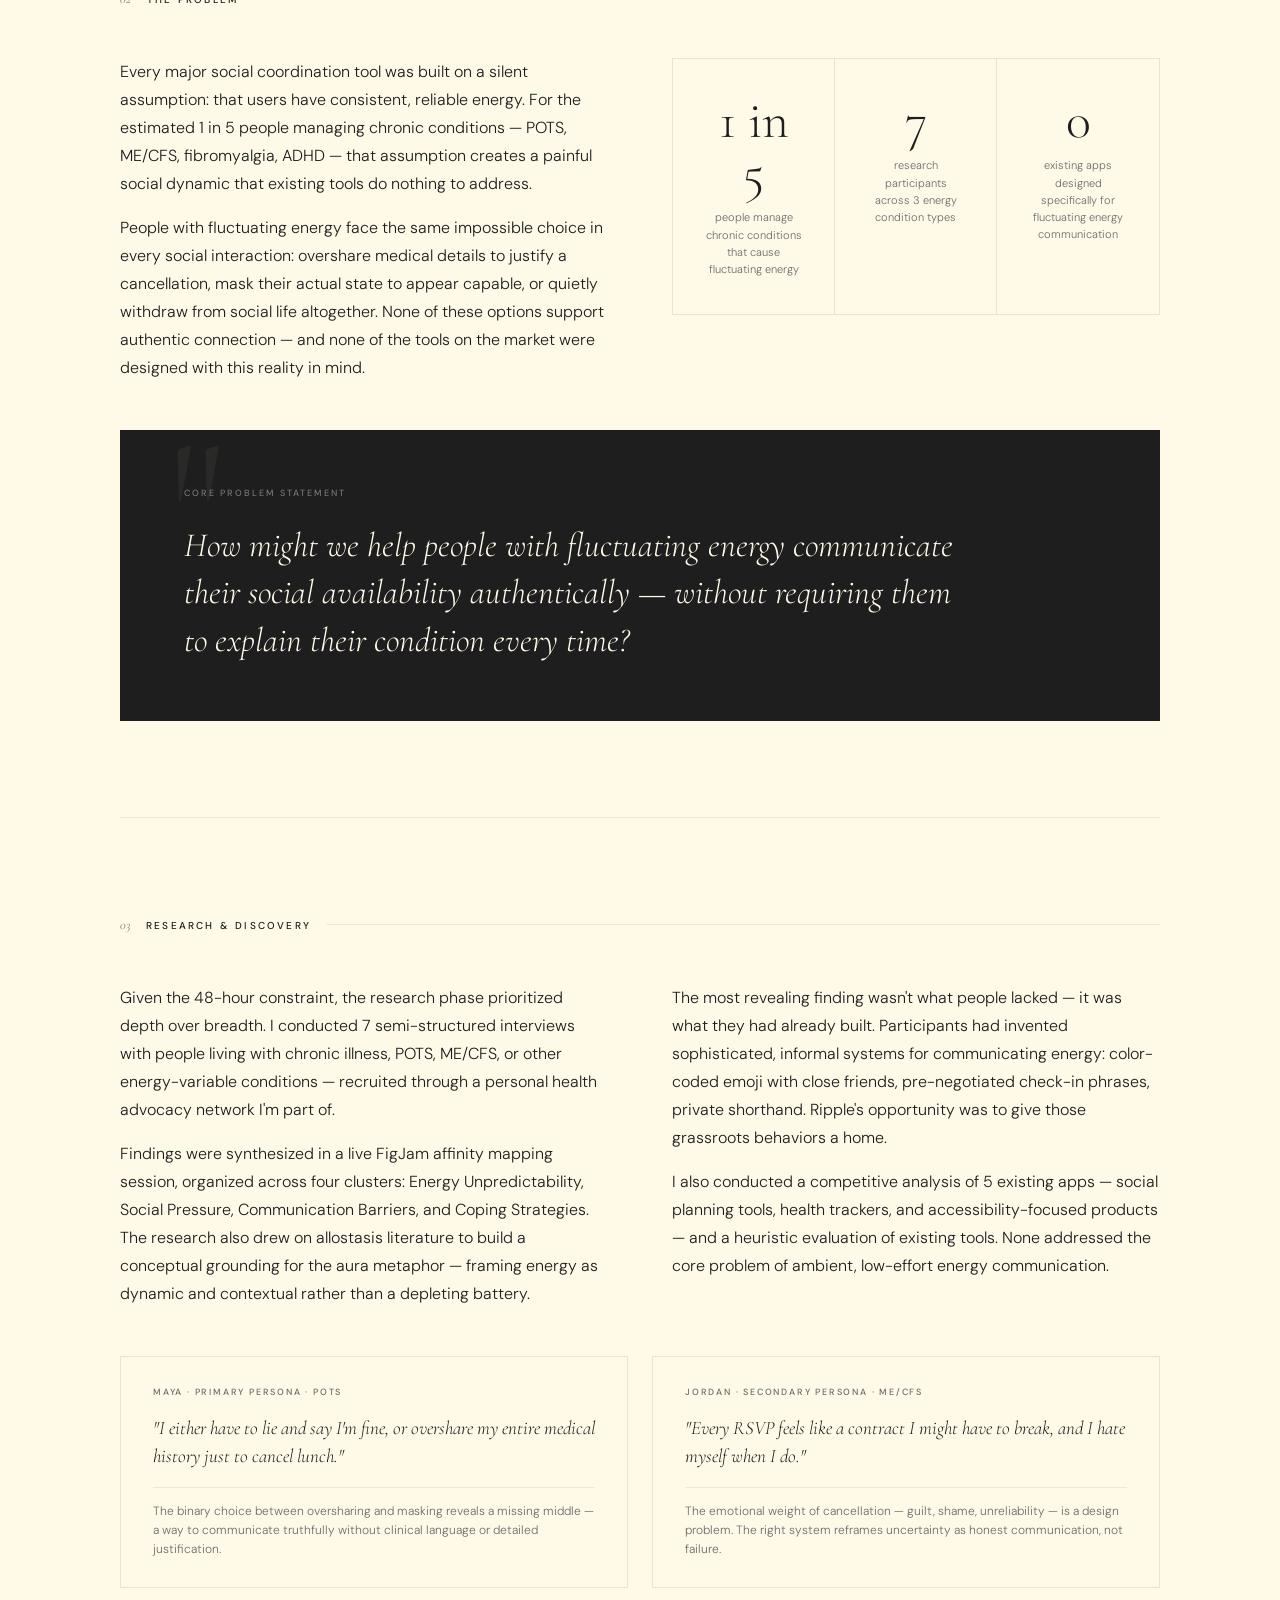
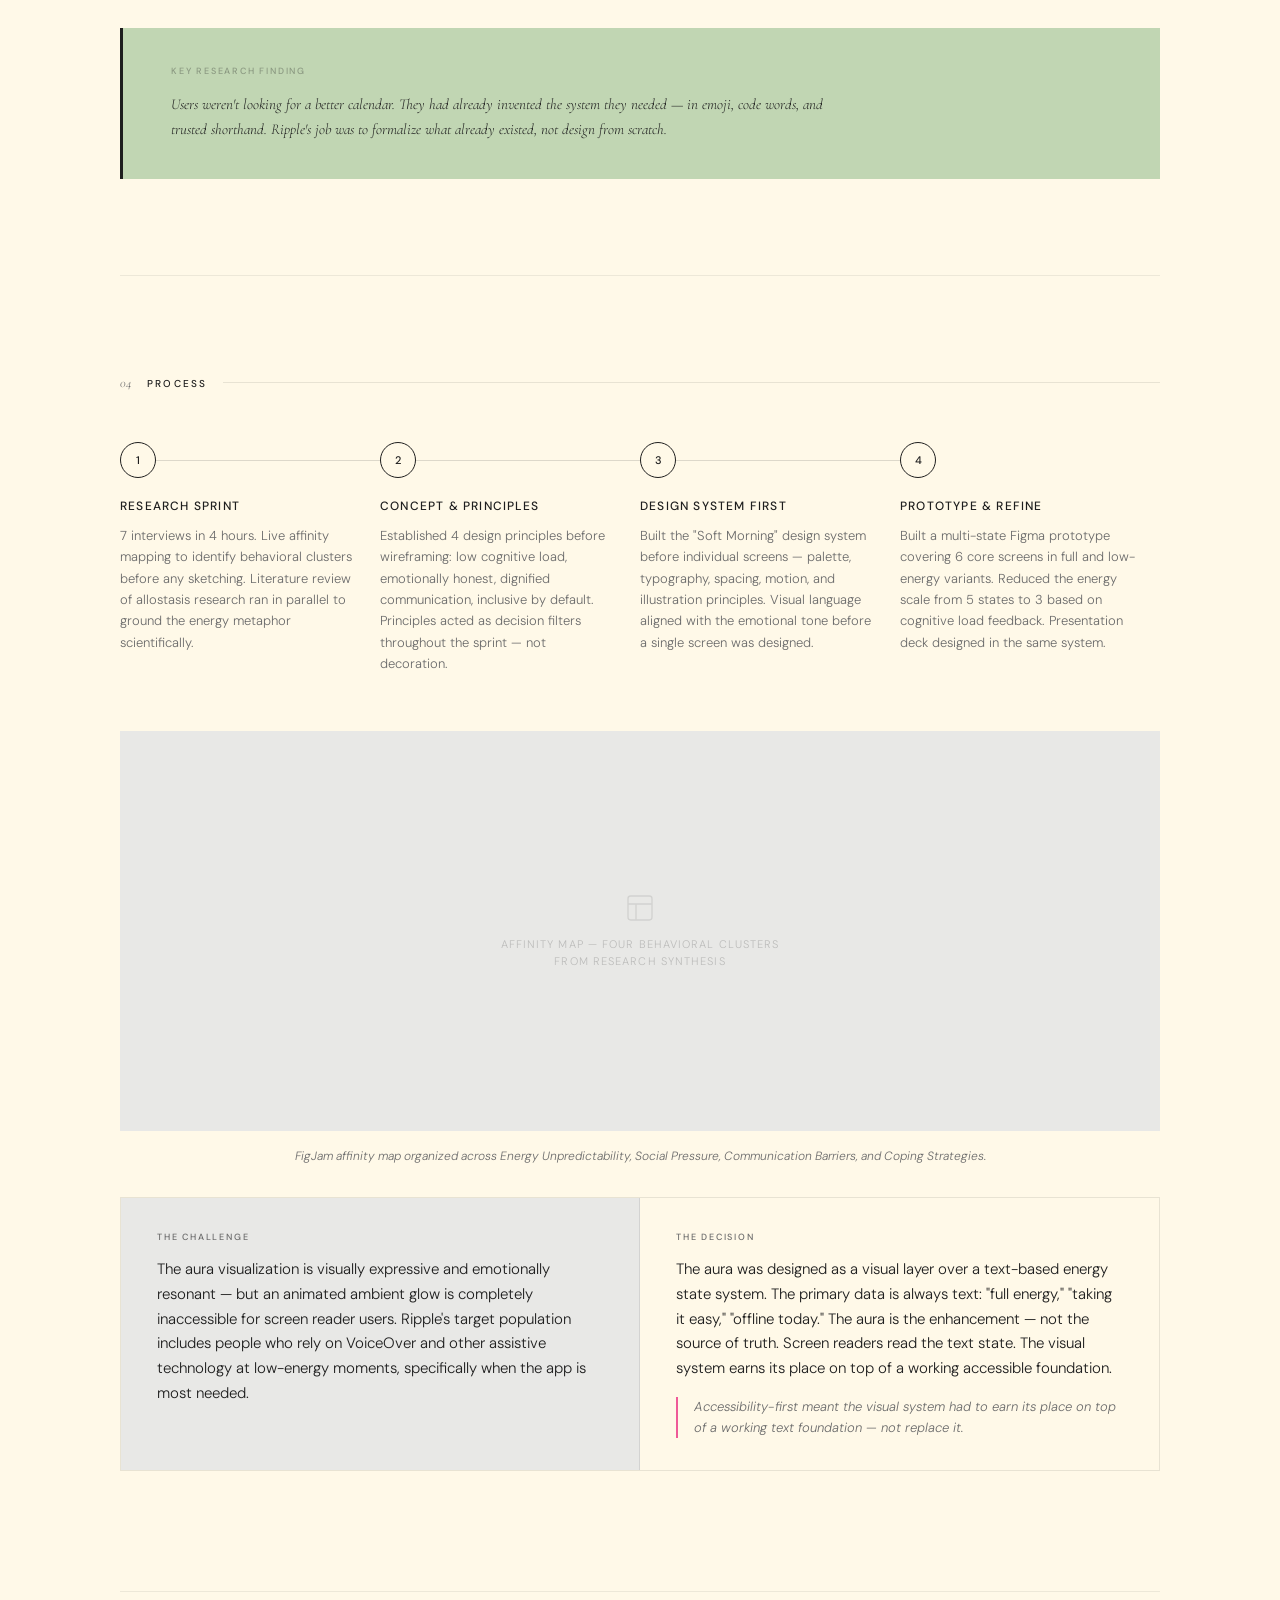
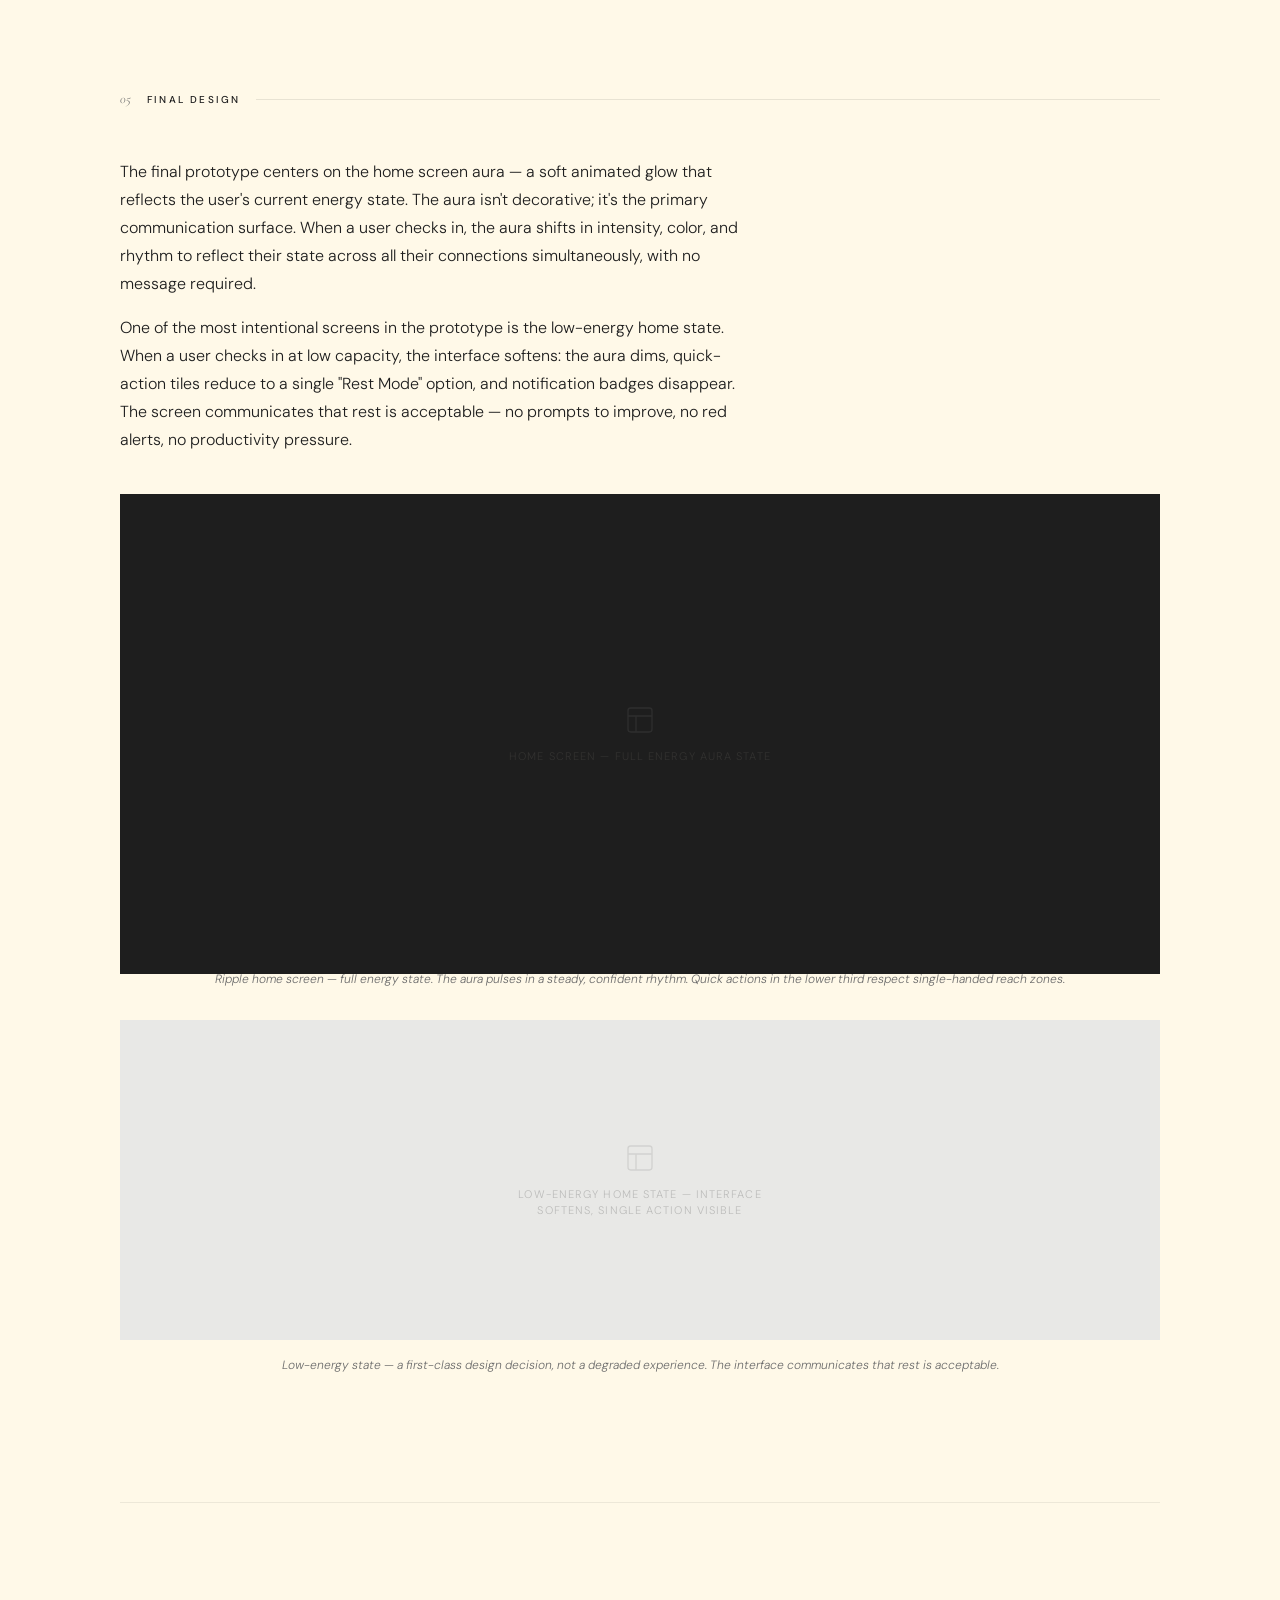
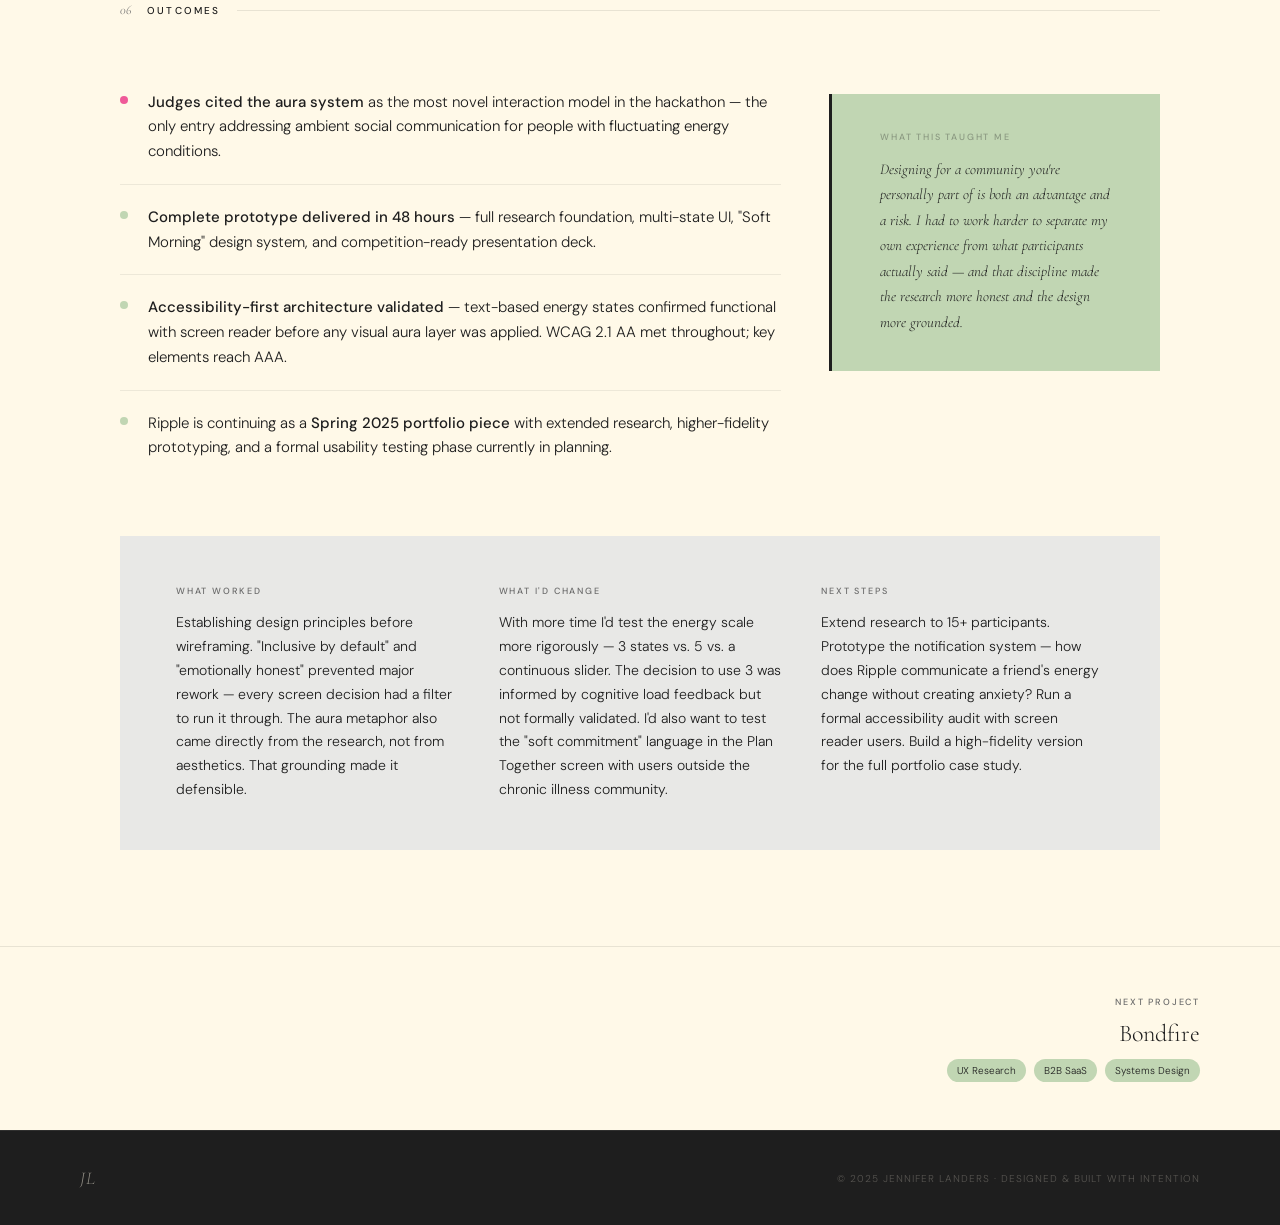
<file: ripple.html>
<!doctype html>
<html lang="en">
  <head>
    <meta charset="UTF-8" />
    <meta name="viewport" content="width=device-width, initial-scale=1.0" />
    <title>Ripple — Jennifer Landers · UX Designer & Researcher</title>
    <link rel="preconnect" href="https://fonts.googleapis.com" />
    <link
      href="https://fonts.googleapis.com/css2?family=Cormorant+Garamond:ital,wght@0,300;0,400;1,300;1,400&family=DM+Sans:wght@300;400;500&display=swap"
      rel="stylesheet"
    />
    <link rel="stylesheet" href="css/shared.css" />
    <link rel="stylesheet" href="css/case-study.css" />
  </head>
  <body>
    <div class="progress-bar" id="progressBar"></div>

    <!-- ── NAV ── -->
    <nav>
      <a href="index.html" class="nav-monogram">JL</a>
      <ul class="nav-links">
        <li><a href="index.html#work">Work</a></li>
        <li><a href="about.html">About</a></li>
        <li><a href="index.html#contact">Contact</a></li>
      </ul>
      <a href="index.html#work" class="nav-back">
        <svg
          width="16"
          height="16"
          fill="none"
          stroke="currentColor"
          stroke-width="1.5"
          viewBox="0 0 24 24"
        >
          <path d="M19 12H5M12 19l-7-7 7-7" />
        </svg>
        All Work
      </a>
    </nav>

    <!-- ══════════════════════════════════════════
       COVER
  ══════════════════════════════════════════ -->
    <div class="cover">
      <div class="cover-bg-number">01</div>

      <div class="cover-tag">
        <span class="tag">UX Research</span>
        <span class="tag">Interaction Design</span>
        <span class="tag">Accessibility</span>
        <div class="divider-dot"></div>
        <span class="year">2025</span>
      </div>

      <h1 class="cover-h1">Ripple</h1>

      <p class="cover-hook">
        How do you design a social tool for people whose energy — and
        availability — changes moment to moment?
      </p>

      <div class="cover-meta">
        <div class="cover-meta-item">
          <div class="cover-meta-label">Role</div>
          <div class="cover-meta-value">Lead UX Designer & Researcher</div>
        </div>
        <div class="cover-meta-item">
          <div class="cover-meta-label">Timeline</div>
          <div class="cover-meta-value">48-Hour Hackathon Sprint</div>
        </div>
        <div class="cover-meta-item">
          <div class="cover-meta-label">Team</div>
          <div class="cover-meta-value">Solo Design Lead</div>
        </div>
        <div class="cover-meta-item">
          <div class="cover-meta-label">Tools</div>
          <div class="cover-meta-value">Figma · FigJam · Canva</div>
        </div>
      </div>
    </div>

    <!-- ══════════════════════════════════════════
       PAGE CONTENT
  ══════════════════════════════════════════ -->
    <div class="page-content">
      <!-- ── SECTION 01 · OVERVIEW ── -->
      <section class="fade-up">
        <div class="section-header">
          <span class="section-number">01</span>
          <span class="section-title">Overview</span>
          <div class="section-rule"></div>
        </div>

        <div class="overview-grid">
          <div class="overview-cell">
            <div class="cover-meta-label">Context</div>
            <div class="overview-text">
              A 48-hour hackathon design sprint at Diablo Valley College. Ripple
              is an iOS mobile app designed to help people with chronic illness,
              disability, and fluctuating energy conditions navigate social
              planning with honesty and ease — without requiring medical
              explanation every time.
            </div>
          </div>
          <div class="overview-cell">
            <div class="cover-meta-label">My Role</div>
            <div class="overview-text">
              Led all research and synthesis, defined the core interaction model
              and aura visualization concept, built the complete design system
              ("Soft Morning"), designed multi-state UI across all screens, and
              created the competition presentation deck.
            </div>
          </div>
          <div class="overview-cell">
            <div class="cover-meta-label">Methods</div>
            <div class="overview-text">
              Semi-structured interviews · Affinity mapping · Thematic analysis
              · Competitive analysis · Heuristic evaluation · Literature review
              (allostasis research) · Persona development · Accessibility audit
            </div>
          </div>
          <div class="overview-cell">
            <div class="cover-meta-label">Outcome</div>
            <div class="overview-text">
              Complete interactive Figma prototype with a full research
              foundation, multi-state UI, and competition-ready presentation
              deck — delivered within 48 hours. The aura system was cited by
              judges as a novel approach to ambient social communication.
            </div>
          </div>
        </div>
      </section>

      <!-- ── SECTION 02 · THE PROBLEM ── -->
      <section class="fade-up">
        <div class="section-header">
          <span class="section-number">02</span>
          <span class="section-title">The Problem</span>
          <div class="section-rule"></div>
        </div>

        <div class="two-col-text" style="margin-bottom: 48px">
          <div class="prose">
            <p>
              Every major social coordination tool was built on a silent
              assumption: that users have consistent, reliable energy. For the
              estimated 1 in 5 people managing chronic conditions — POTS,
              ME/CFS, fibromyalgia, ADHD — that assumption creates a painful
              social dynamic that existing tools do nothing to address.
            </p>
            <p>
              People with fluctuating energy face the same impossible choice in
              every social interaction: overshare medical details to justify a
              cancellation, mask their actual state to appear capable, or
              quietly withdraw from social life altogether. None of these
              options support authentic connection — and none of the tools on
              the market were designed with this reality in mind.
            </p>
          </div>

          <div class="stats-row" style="margin: 0">
            <div class="stat-cell">
              <div class="stat-number">1 in 5</div>
              <div class="stat-label">
                people manage chronic conditions that cause fluctuating energy
              </div>
            </div>
            <div class="stat-cell">
              <div class="stat-number">7</div>
              <div class="stat-label">
                research participants across 3 energy condition types
              </div>
            </div>
            <div class="stat-cell">
              <div class="stat-number">0</div>
              <div class="stat-label">
                existing apps designed specifically for fluctuating energy
                communication
              </div>
            </div>
          </div>
        </div>

        <div class="problem-statement">
          <div class="problem-label">Core Problem Statement</div>
          <p>
            How might we help people with fluctuating energy communicate their
            social availability authentically — without requiring them to
            explain their condition every time?
          </p>
        </div>
      </section>

      <!-- ── SECTION 03 · RESEARCH & DISCOVERY ── -->
      <section class="fade-up">
        <div class="section-header">
          <span class="section-number">03</span>
          <span class="section-title">Research & Discovery</span>
          <div class="section-rule"></div>
        </div>

        <div class="two-col-text" style="margin-bottom: 48px">
          <div class="prose">
            <p>
              Given the 48-hour constraint, the research phase prioritized depth
              over breadth. I conducted 7 semi-structured interviews with people
              living with chronic illness, POTS, ME/CFS, or other
              energy-variable conditions — recruited through a personal health
              advocacy network I'm part of.
            </p>
            <p>
              Findings were synthesized in a live FigJam affinity mapping
              session, organized across four clusters: Energy Unpredictability,
              Social Pressure, Communication Barriers, and Coping Strategies.
              The research also drew on allostasis literature to build a
              conceptual grounding for the aura metaphor — framing energy as
              dynamic and contextual rather than a depleting battery.
            </p>
          </div>
          <div class="prose">
            <p>
              The most revealing finding wasn't what people lacked — it was what
              they had already built. Participants had invented sophisticated,
              informal systems for communicating energy: color-coded emoji with
              close friends, pre-negotiated check-in phrases, private shorthand.
              Ripple's opportunity was to give those grassroots behaviors a
              home.
            </p>
            <p>
              I also conducted a competitive analysis of 5 existing apps —
              social planning tools, health trackers, and accessibility-focused
              products — and a heuristic evaluation of existing tools. None
              addressed the core problem of ambient, low-effort energy
              communication.
            </p>
          </div>
        </div>

        <div class="research-grid">
          <div class="user-quote-card">
            <div class="quote-label">Maya · Primary Persona · POTS</div>
            <div class="quote-text">
              "I either have to lie and say I'm fine, or overshare my entire
              medical history just to cancel lunch."
            </div>
            <div class="quote-insight">
              The binary choice between oversharing and masking reveals a
              missing middle — a way to communicate truthfully without clinical
              language or detailed justification.
            </div>
          </div>

          <div class="user-quote-card">
            <div class="quote-label">Jordan · Secondary Persona · ME/CFS</div>
            <div class="quote-text">
              "Every RSVP feels like a contract I might have to break, and I
              hate myself when I do."
            </div>
            <div class="quote-insight">
              The emotional weight of cancellation — guilt, shame, unreliability
              — is a design problem. The right system reframes uncertainty as
              honest communication, not failure.
            </div>
          </div>
        </div>

        <div class="insight-block">
          <div class="insight-label">Key Research Finding</div>
          <p>
            Users weren't looking for a better calendar. They had already
            invented the system they needed — in emoji, code words, and trusted
            shorthand. Ripple's job was to formalize what already existed, not
            design from scratch.
          </p>
        </div>
      </section>

      <!-- ── SECTION 04 · PROCESS ── -->
      <section class="fade-up">
        <div class="section-header">
          <span class="section-number">04</span>
          <span class="section-title">Process</span>
          <div class="section-rule"></div>
        </div>

        <div class="process-steps">
          <div class="process-step">
            <div class="process-step-num">1</div>
            <div class="process-step-title">Research Sprint</div>
            <div class="process-step-desc">
              7 interviews in 4 hours. Live affinity mapping to identify
              behavioral clusters before any sketching. Literature review of
              allostasis research ran in parallel to ground the energy metaphor
              scientifically.
            </div>
          </div>
          <div class="process-step">
            <div class="process-step-num">2</div>
            <div class="process-step-title">Concept & Principles</div>
            <div class="process-step-desc">
              Established 4 design principles before wireframing: low cognitive
              load, emotionally honest, dignified communication, inclusive by
              default. Principles acted as decision filters throughout the
              sprint — not decoration.
            </div>
          </div>
          <div class="process-step">
            <div class="process-step-num">3</div>
            <div class="process-step-title">Design System First</div>
            <div class="process-step-desc">
              Built the "Soft Morning" design system before individual screens —
              palette, typography, spacing, motion, and illustration principles.
              Visual language aligned with the emotional tone before a single
              screen was designed.
            </div>
          </div>
          <div class="process-step">
            <div class="process-step-num">4</div>
            <div class="process-step-title">Prototype & Refine</div>
            <div class="process-step-desc">
              Built a multi-state Figma prototype covering 6 core screens in
              full and low-energy variants. Reduced the energy scale from 5
              states to 3 based on cognitive load feedback. Presentation deck
              designed in the same system.
            </div>
          </div>
        </div>

        <!--
        IMAGE GUIDANCE: Replace this mockup frame with a screenshot
        of your Figma affinity map or the FigJam research board.
        Recommended: export at 2x from Figma, JPG or WebP.
        alt="Ripple affinity map organized across four behavioral clusters"
      -->
        <div class="mockup-frame">
          <div class="mockup-placeholder">
            <svg
              width="32"
              height="32"
              fill="none"
              stroke="currentColor"
              stroke-width="1"
              viewBox="0 0 24 24"
              style="opacity: 0.3"
            >
              <rect x="3" y="3" width="18" height="18" rx="2" />
              <path d="M3 9h18M9 21V9" />
            </svg>
            <span
              >Affinity map — four behavioral clusters from research
              synthesis</span
            >
          </div>
        </div>
        <p class="mockup-caption">
          FigJam affinity map organized across Energy Unpredictability, Social
          Pressure, Communication Barriers, and Coping Strategies.
        </p>

        <div class="decision-card">
          <div class="decision-card-problem">
            <div class="decision-card-label">The Challenge</div>
            <div class="decision-card-text">
              The aura visualization is visually expressive and emotionally
              resonant — but an animated ambient glow is completely inaccessible
              for screen reader users. Ripple's target population includes
              people who rely on VoiceOver and other assistive technology at
              low-energy moments, specifically when the app is most needed.
            </div>
          </div>
          <div class="decision-card-solution">
            <div class="decision-card-label">The Decision</div>
            <div class="decision-card-text">
              The aura was designed as a visual layer over a text-based energy
              state system. The primary data is always text: "full energy,"
              "taking it easy," "offline today." The aura is the enhancement —
              not the source of truth. Screen readers read the text state. The
              visual system earns its place on top of a working accessible
              foundation.
            </div>
            <div class="decision-card-highlight">
              Accessibility-first meant the visual system had to earn its place
              on top of a working text foundation — not replace it.
            </div>
          </div>
        </div>
      </section>

      <!-- ── SECTION 05 · FINAL DESIGN ── -->
      <section class="fade-up">
        <div class="section-header">
          <span class="section-number">05</span>
          <span class="section-title">Final Design</span>
          <div class="section-rule"></div>
        </div>

        <div class="prose" style="max-width: 640px; margin-bottom: 40px">
          <p>
            The final prototype centers on the home screen aura — a soft
            animated glow that reflects the user's current energy state. The
            aura isn't decorative; it's the primary communication surface. When
            a user checks in, the aura shifts in intensity, color, and rhythm to
            reflect their state across all their connections simultaneously,
            with no message required.
          </p>
          <p>
            One of the most intentional screens in the prototype is the
            low-energy home state. When a user checks in at low capacity, the
            interface softens: the aura dims, quick-action tiles reduce to a
            single "Rest Mode" option, and notification badges disappear. The
            screen communicates that rest is acceptable — no prompts to improve,
            no red alerts, no productivity pressure.
          </p>
        </div>

        <!--
        IMAGE GUIDANCE: Replace with your primary Figma prototype screen.
        Best choice: the home screen showing the full-energy aura state.
        Dark background — export against the deep navy (#2D3A4A) from
        your Soft Morning palette.
        Recommended: 1400×900px, export at 2x.
        alt="Ripple home screen showing full-energy aura state"
      -->
        <div
          class="mockup-frame"
          style="
            background: var(--graphite);
            min-height: 480px;
            margin-bottom: 12px;
          "
        >
          <div class="mockup-placeholder">
            <svg
              width="32"
              height="32"
              fill="none"
              stroke="currentColor"
              stroke-width="1"
              viewBox="0 0 24 24"
              style="opacity: 0.2; color: white"
            >
              <rect x="3" y="3" width="18" height="18" rx="2" />
              <path d="M3 9h18M9 21V9" />
            </svg>
            <span style="color: rgba(255, 249, 232, 0.25)">
              Home screen — full energy aura state
            </span>
          </div>
        </div>
        <p class="mockup-caption">
          Ripple home screen — full energy state. The aura pulses in a steady,
          confident rhythm. Quick actions in the lower third respect
          single-handed reach zones.
        </p>

        <!--
        IMAGE GUIDANCE: Replace with the low-energy home screen variant.
        This is one of the most important screens to show — it demonstrates
        that you designed for a first-class low state, not a degraded one.
        Side-by-side comparison (full energy / low energy) would be ideal.
        alt="Ripple home screen low-energy state — interface softens, aura dims"
      -->
        <div class="mockup-frame" style="min-height: 320px">
          <div class="mockup-placeholder">
            <svg
              width="32"
              height="32"
              fill="none"
              stroke="currentColor"
              stroke-width="1"
              viewBox="0 0 24 24"
              style="opacity: 0.3"
            >
              <rect x="3" y="3" width="18" height="18" rx="2" />
              <path d="M3 9h18M9 21V9" />
            </svg>
            <span>
              Low-energy home state — interface softens, single action visible
            </span>
          </div>
        </div>
        <p class="mockup-caption">
          Low-energy state — a first-class design decision, not a degraded
          experience. The interface communicates that rest is acceptable.
        </p>
      </section>

      <!-- ── SECTION 06 · OUTCOMES ── -->
      <section class="fade-up">
        <div class="section-header">
          <span class="section-number">06</span>
          <span class="section-title">Outcomes</span>
          <div class="section-rule"></div>
        </div>

        <div class="outcomes-grid">
          <div class="outcomes-list">
            <div class="outcome-metric">
              <div class="outcome-dot coral"></div>
              <div class="outcome-text">
                <strong>Judges cited the aura system</strong> as the most novel
                interaction model in the hackathon — the only entry addressing
                ambient social communication for people with fluctuating energy
                conditions.
              </div>
            </div>

            <div class="outcome-metric">
              <div class="outcome-dot"></div>
              <div class="outcome-text">
                <strong>Complete prototype delivered in 48 hours</strong>
                — full research foundation, multi-state UI, "Soft Morning"
                design system, and competition-ready presentation deck.
              </div>
            </div>

            <div class="outcome-metric">
              <div class="outcome-dot"></div>
              <div class="outcome-text">
                <strong>Accessibility-first architecture validated</strong>
                — text-based energy states confirmed functional with screen
                reader before any visual aura layer was applied. WCAG 2.1 AA met
                throughout; key elements reach AAA.
              </div>
            </div>

            <div class="outcome-metric">
              <div class="outcome-dot"></div>
              <div class="outcome-text">
                Ripple is continuing as a
                <strong>Spring 2025 portfolio piece</strong> with extended
                research, higher-fidelity prototyping, and a formal usability
                testing phase currently in planning.
              </div>
            </div>
          </div>

          <div class="insight-block" style="align-self: start">
            <div class="insight-label">What this taught me</div>
            <p>
              Designing for a community you're personally part of is both an
              advantage and a risk. I had to work harder to separate my own
              experience from what participants actually said — and that
              discipline made the research more honest and the design more
              grounded.
            </p>
          </div>
        </div>

        <div class="reflection-block">
          <div class="reflection-item">
            <div class="reflection-item-label">What Worked</div>
            <div class="reflection-item-text">
              Establishing design principles before wireframing. "Inclusive by
              default" and "emotionally honest" prevented major rework — every
              screen decision had a filter to run it through. The aura metaphor
              also came directly from the research, not from aesthetics. That
              grounding made it defensible.
            </div>
          </div>
          <div class="reflection-item">
            <div class="reflection-item-label">What I'd Change</div>
            <div class="reflection-item-text">
              With more time I'd test the energy scale more rigorously — 3
              states vs. 5 vs. a continuous slider. The decision to use 3 was
              informed by cognitive load feedback but not formally validated.
              I'd also want to test the "soft commitment" language in the Plan
              Together screen with users outside the chronic illness community.
            </div>
          </div>
          <div class="reflection-item">
            <div class="reflection-item-label">Next Steps</div>
            <div class="reflection-item-text">
              Extend research to 15+ participants. Prototype the notification
              system — how does Ripple communicate a friend's energy change
              without creating anxiety? Run a formal accessibility audit with
              screen reader users. Build a high-fidelity version for the full
              portfolio case study.
            </div>
          </div>
        </div>
      </section>
    </div>
    <!-- /page-content -->

    <!-- ── CASE NAVIGATION ── -->
    <!--
    Ripple is project 01 — no Previous.
    Next: Bondfire (bondfire.html)
  -->
    <div class="case-nav">
      <div class="case-nav-item case-nav-empty"></div>
      <a href="bondfire.html" class="case-nav-item case-nav-next">
        <div class="case-nav-direction">Next Project</div>
        <div class="case-nav-title">Bondfire</div>
        <div class="case-nav-tags">
          <span class="case-nav-tag">UX Research</span>
          <span class="case-nav-tag">B2B SaaS</span>
          <span class="case-nav-tag">Systems Design</span>
        </div>
      </a>
    </div>

    <!-- ── FOOTER ── -->
    <footer>
      <a href="index.html" class="footer-monogram">JL</a>
      <span class="footer-copy"
        >© 2025 Jennifer Landers · Designed & built with intention</span
      >
    </footer>

    <script src="javascript/case-study.js"></script>
  </body>
</html>

<!-- Notes: Ai used to update case study template to Ripple project

Case nav: no Previous, Next → Bondfire
Mockup frames stay as placeholders with specific image guidance per frame
Created a file, read a fileCreated a file, read a file
Every copy decision explained:
Cover hook — kept exactly as agreed. Simple design question, invites the reader in.
Stats — 1 in 5 replaces the original 7 as the lead stat because it contextualizes the scale of the problem before the reader sees your research number. 7 interviews and 0 existing apps follow. These three together tell a story: big problem, real research, gap in the market.
Research section — the grassroots workaround finding is framed carefully. "Ripple's opportunity was to give those grassroots behaviors a home" — not "this is how all chronically ill people communicate." The framing honors individual variation while still making the design insight clear.
Personas — used your real persona names (Maya, Jordan) with their real conditions and quotes from the document. These are more specific and more credible than generic placeholders.
Low-energy state — given its own paragraph in Section 05 because it's genuinely the most sophisticated design decision in the project. The line "a first-class state, not a degraded experience" is worth calling out in an interview.
Accessibility — woven throughout rather than treated as a separate checklist. It appears in the decision card, in the overview, and in outcomes. That's how it should read — not as an add-on but as a constraint that shaped every decision.
Image guidance — every mockup frame has a specific comment telling you exactly which Figma screen to export, at what size, with what alt text. The side-by-side suggestion for full/low energy states is worth doing — that comparison is the clearest single visual argument for why Ripple is thoughtful.
 

---change next link if not to bondfire.

-->
</file>
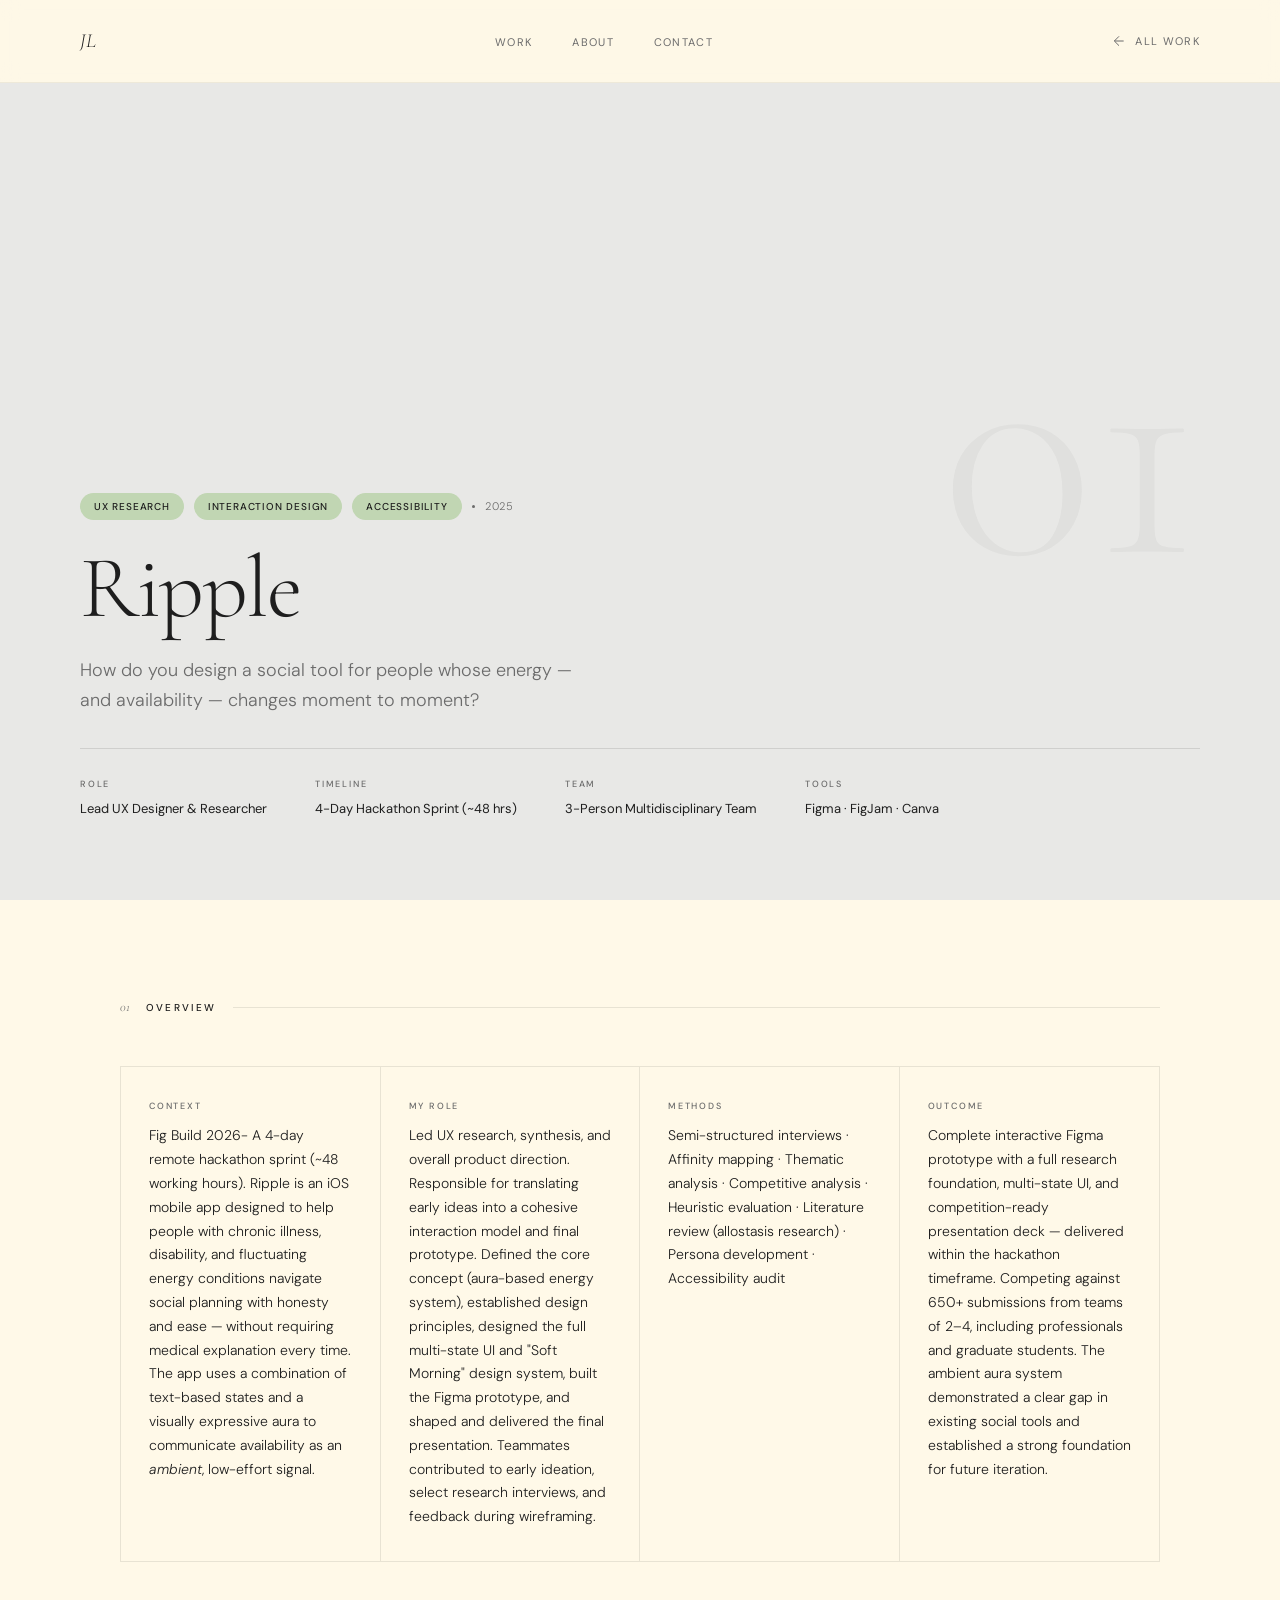
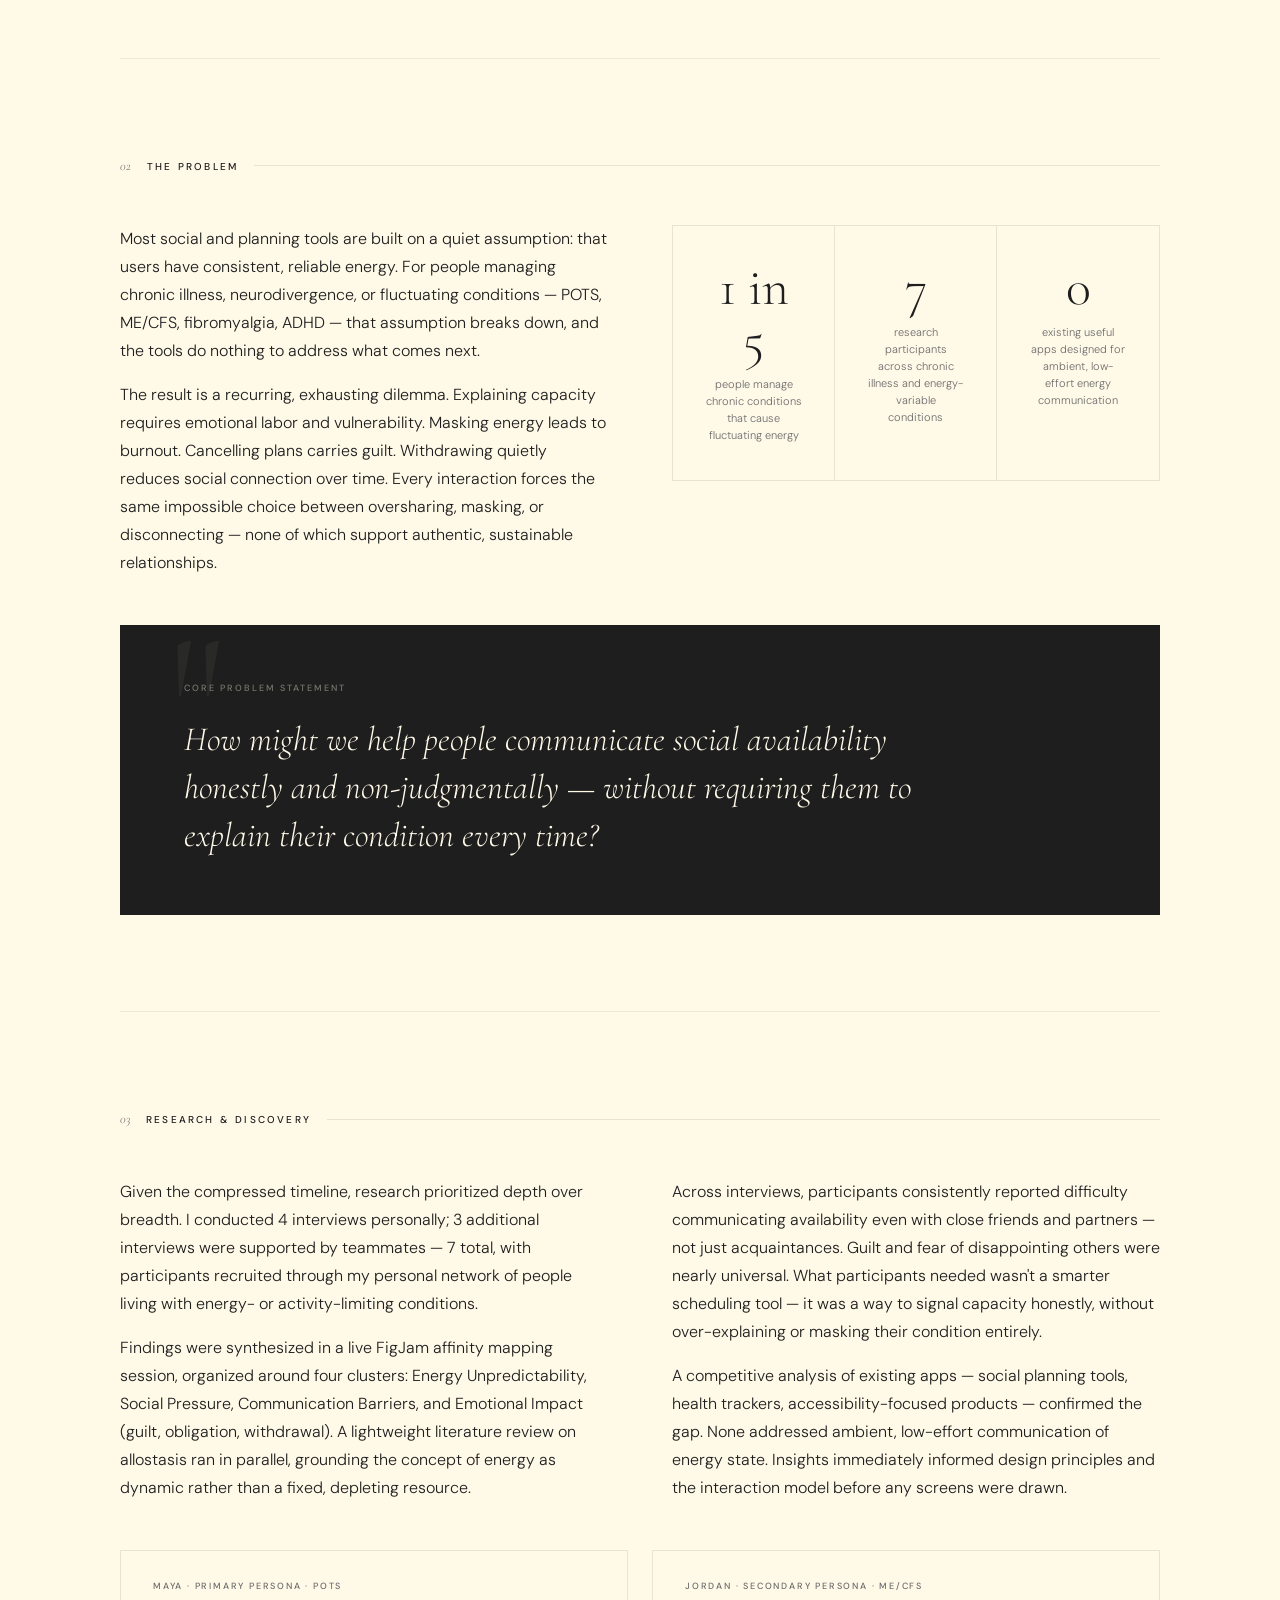
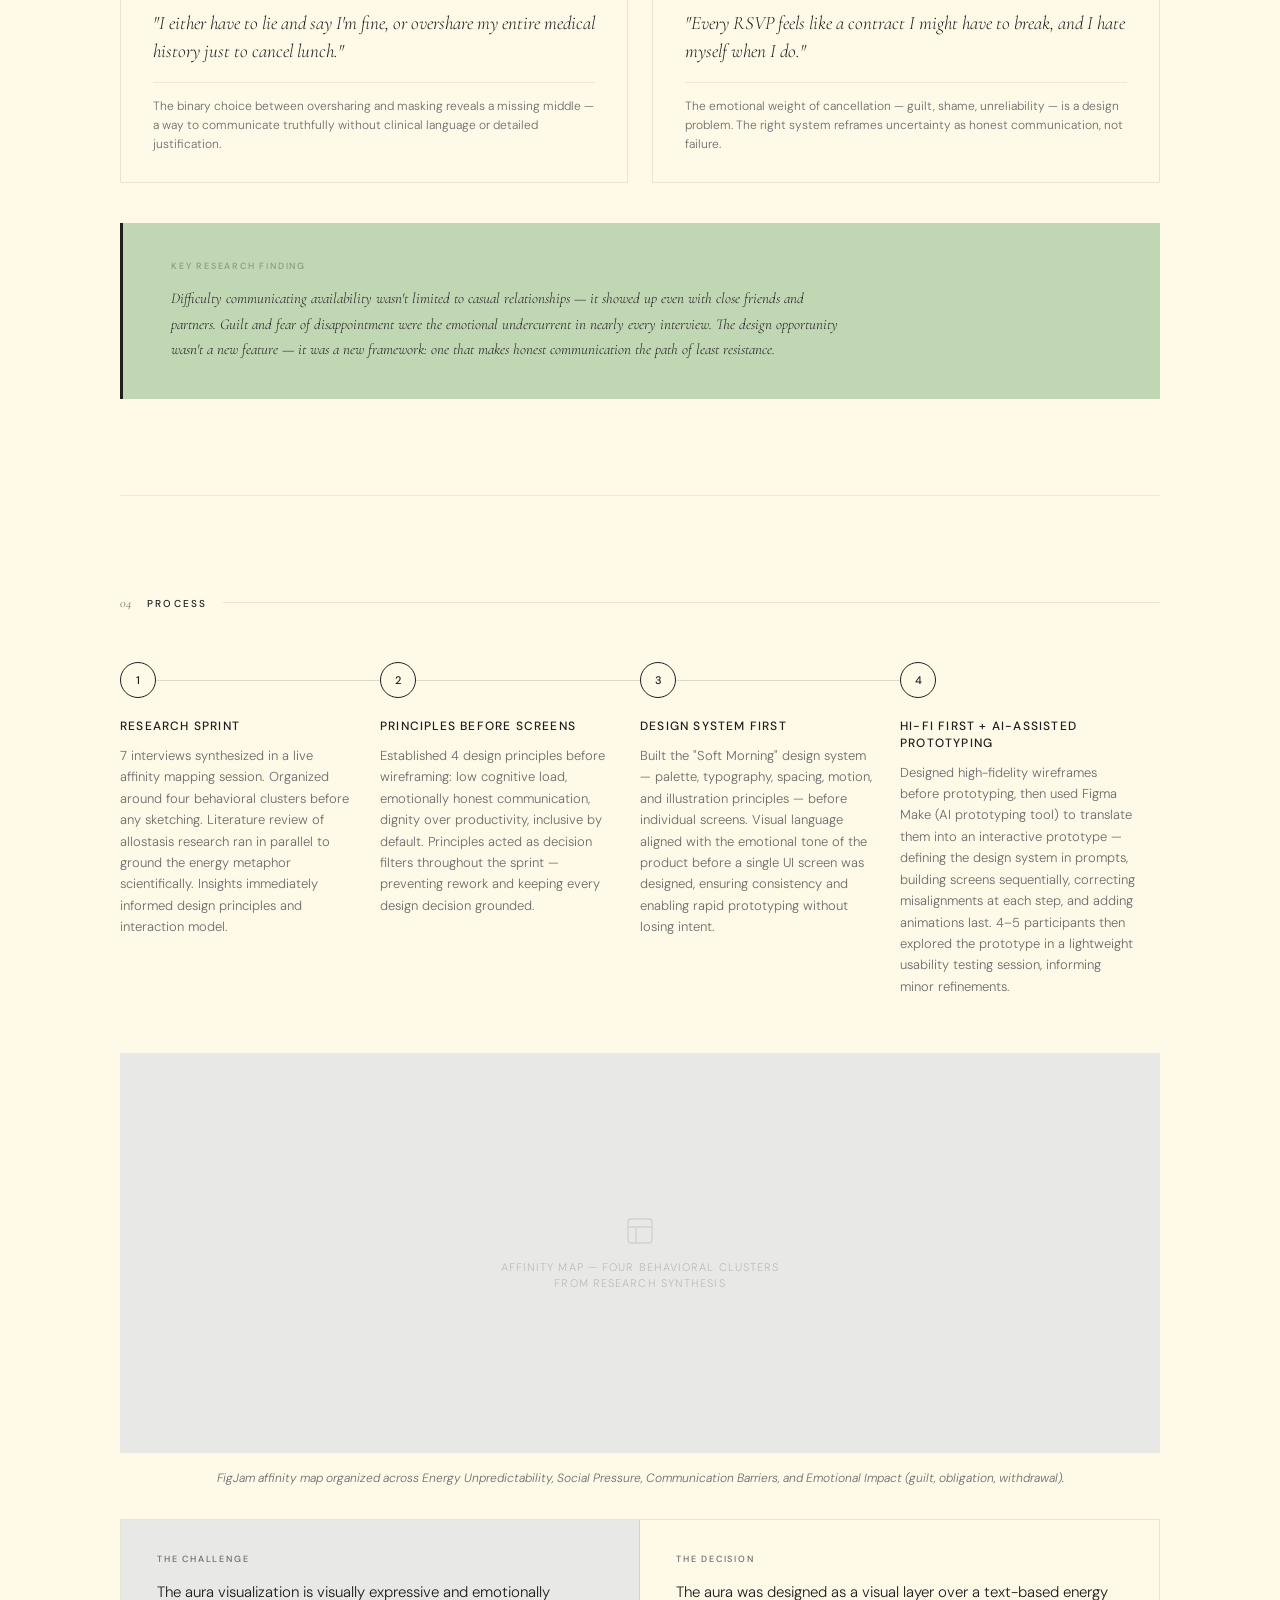
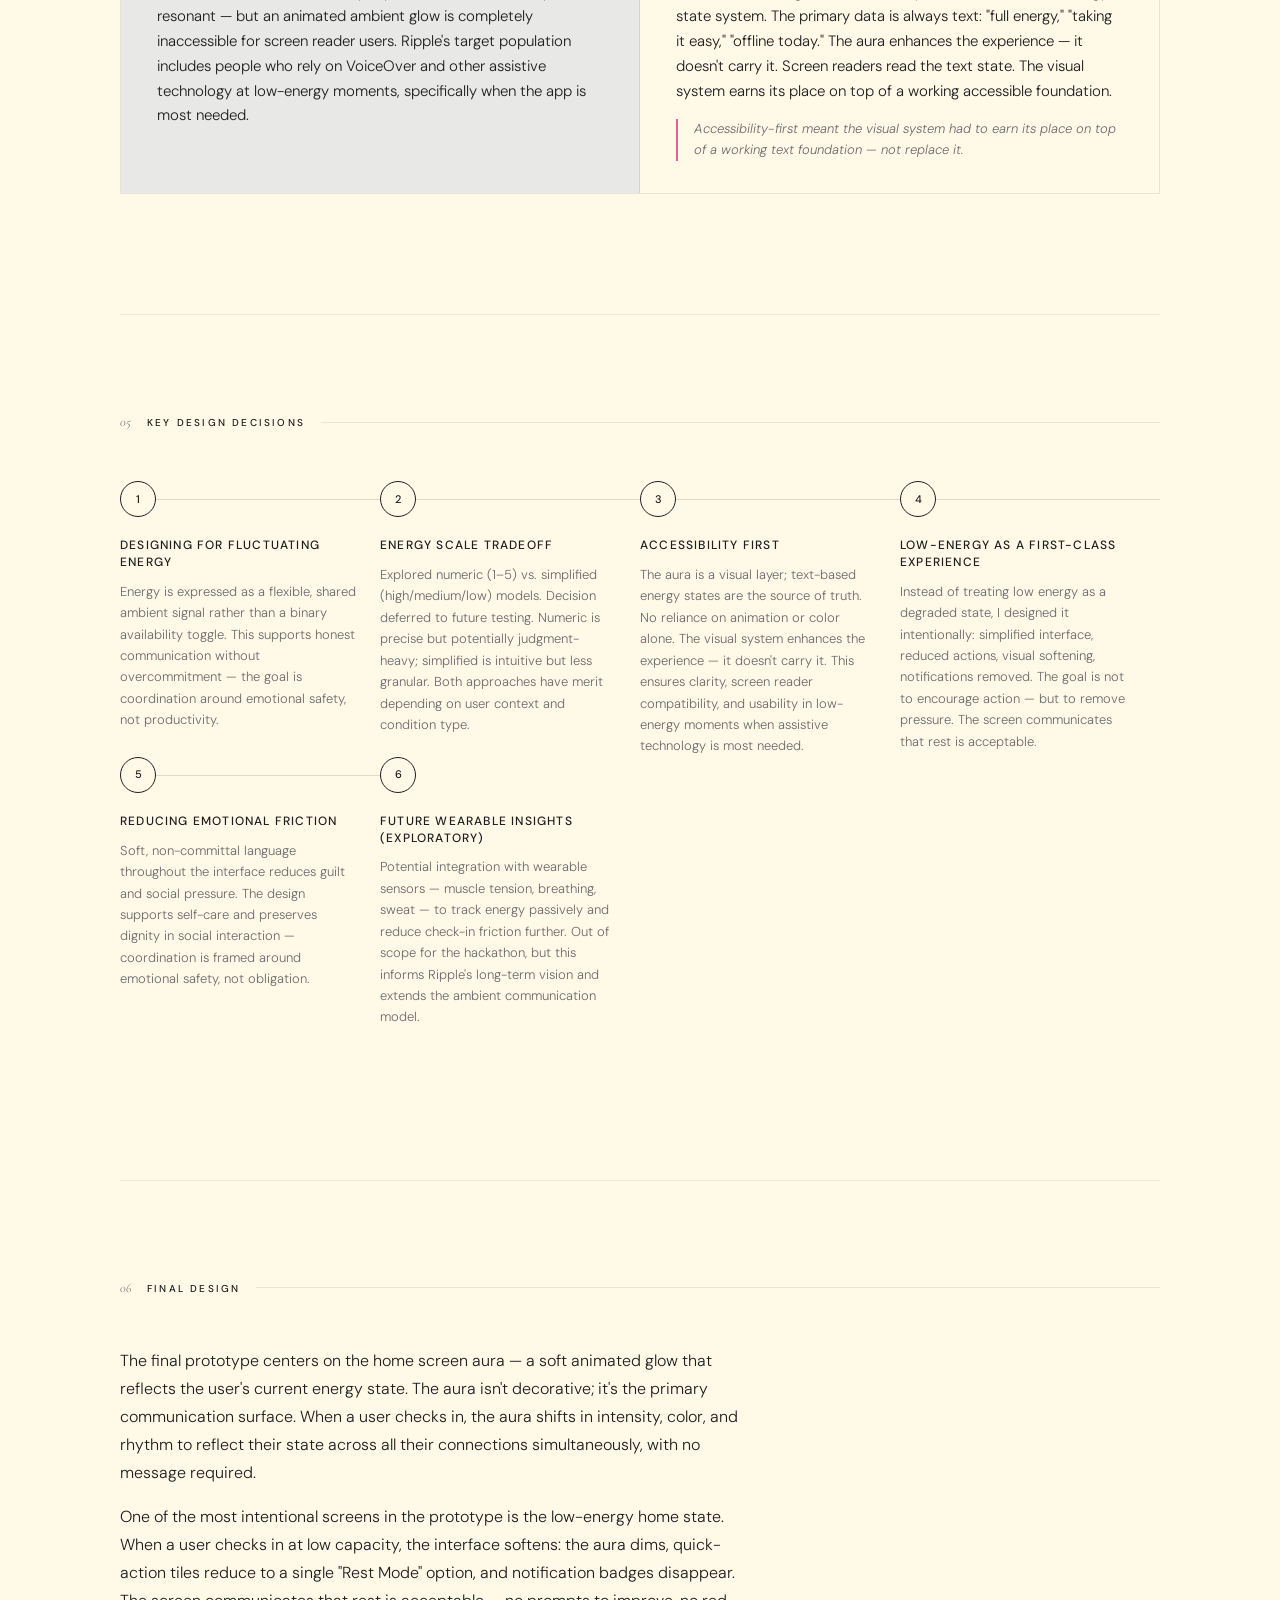
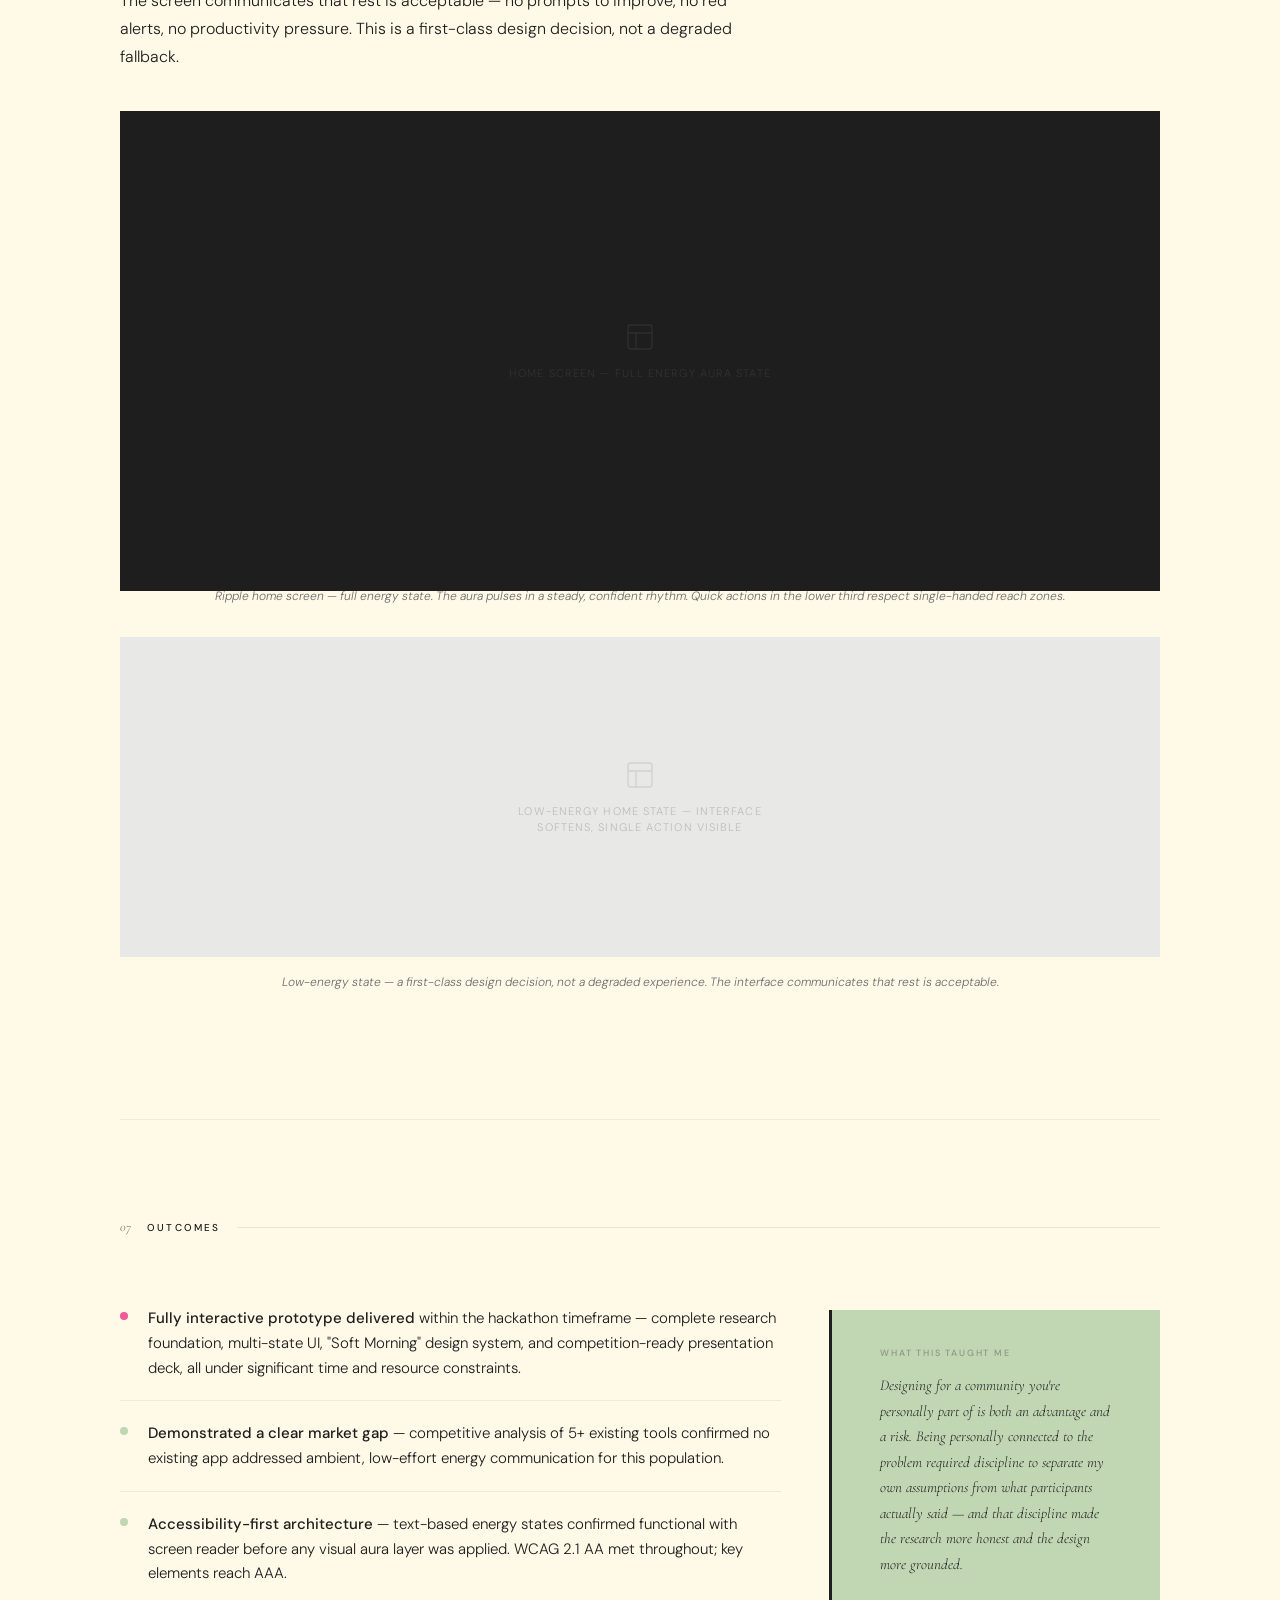
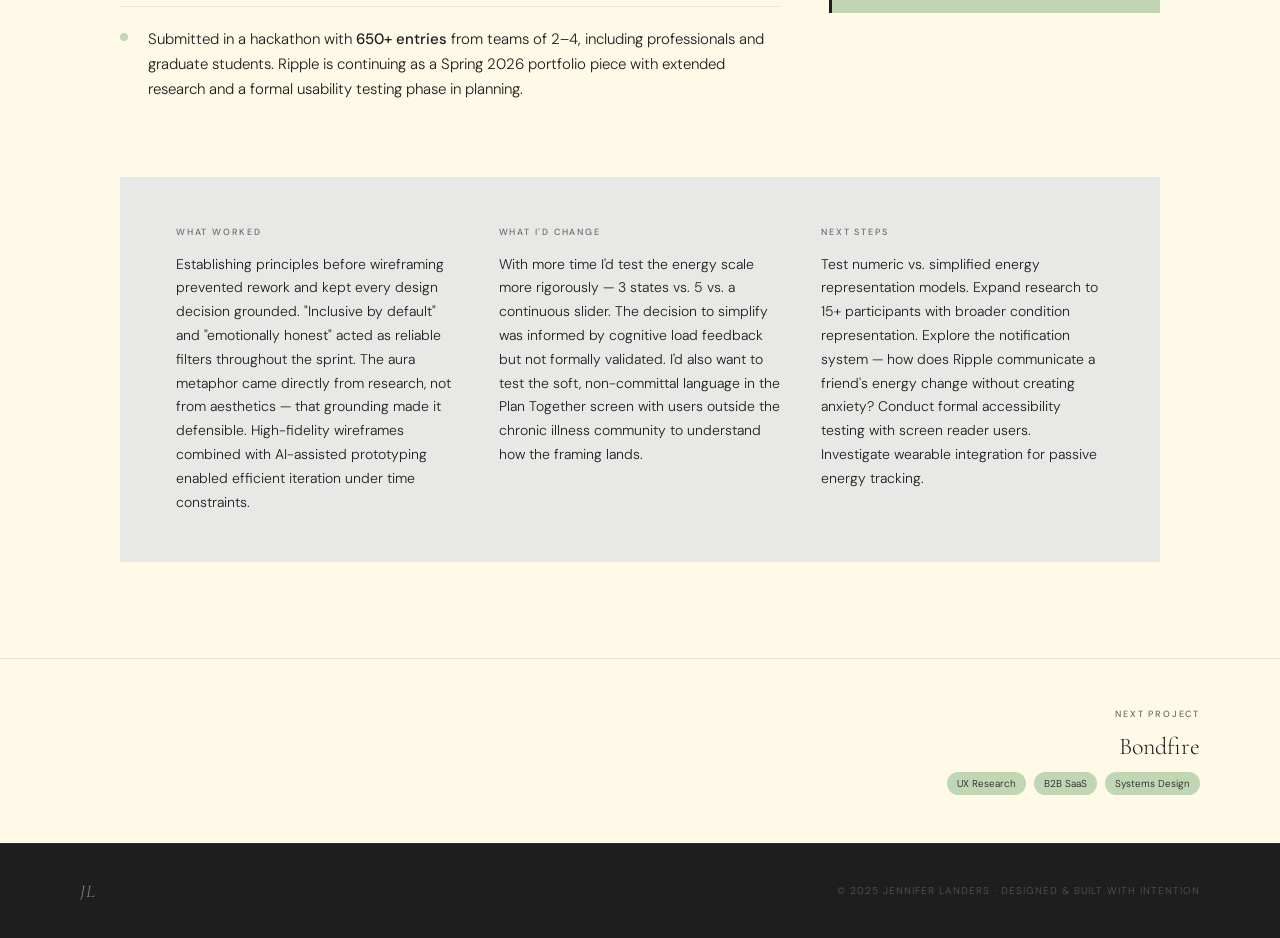
<file: ripple2.html>
<!doctype html>
<html lang="en">
  <head>
    <meta charset="UTF-8" />
    <meta name="viewport" content="width=device-width, initial-scale=1.0" />
    <title>Ripple — Jennifer Landers · UX Designer & Researcher</title>
    <link rel="preconnect" href="https://fonts.googleapis.com" />
    <link
      href="https://fonts.googleapis.com/css2?family=Cormorant+Garamond:ital,wght@0,300;0,400;1,300;1,400&family=DM+Sans:wght@300;400;500&display=swap"
      rel="stylesheet"
    />
    <link rel="stylesheet" href="css/shared.css" />
    <link rel="stylesheet" href="css/case-study.css" />
  </head>
  <body>
    <div class="progress-bar" id="progressBar"></div>

    <!-- ── NAV ── -->
    <nav>
      <a href="index.html" class="nav-monogram">JL</a>
      <ul class="nav-links">
        <li><a href="index.html#work">Work</a></li>
        <li><a href="about.html">About</a></li>
        <li><a href="index.html#contact">Contact</a></li>
      </ul>
      <a href="index.html#work" class="nav-back">
        <svg
          width="16"
          height="16"
          fill="none"
          stroke="currentColor"
          stroke-width="1.5"
          viewBox="0 0 24 24"
        >
          <path d="M19 12H5M12 19l-7-7 7-7" />
        </svg>
        All Work
      </a>
    </nav>

    <!-- ══════════════════════════════════════════
       COVER
  ══════════════════════════════════════════ -->
    <div class="cover">
      <div class="cover-bg-number">01</div>

      <div class="cover-tag">
        <span class="tag">UX Research</span>
        <span class="tag">Interaction Design</span>
        <span class="tag">Accessibility</span>
        <div class="divider-dot"></div>
        <span class="year">2025</span>
      </div>

      <h1 class="cover-h1">Ripple</h1>

      <p class="cover-hook">
        How do you design a social tool for people whose energy — and
        availability — changes moment to moment?
      </p>

      <div class="cover-meta">
        <div class="cover-meta-item">
          <div class="cover-meta-label">Role</div>
          <div class="cover-meta-value">Lead UX Designer & Researcher</div>
        </div>
        <div class="cover-meta-item">
          <div class="cover-meta-label">Timeline</div>
          <div class="cover-meta-value">4-Day Hackathon Sprint (~48 hrs)</div>
        </div>
        <div class="cover-meta-item">
          <div class="cover-meta-label">Team</div>
          <div class="cover-meta-value">3-Person Multidisciplinary Team</div>
        </div>
        <div class="cover-meta-item">
          <div class="cover-meta-label">Tools</div>
          <div class="cover-meta-value">Figma · FigJam · Canva</div>
        </div>
      </div>
    </div>

    <!-- ══════════════════════════════════════════
       PAGE CONTENT
  ══════════════════════════════════════════ -->
    <div class="page-content">
      <!-- ── SECTION 01 · OVERVIEW ── -->
      <section class="fade-up">
        <div class="section-header">
          <span class="section-number">01</span>
          <span class="section-title">Overview</span>
          <div class="section-rule"></div>
        </div>

        <div class="overview-grid">
          <div class="overview-cell">
            <div class="cover-meta-label">Context</div>
            <div class="overview-text">
              Fig Build 2026- A 4-day remote hackathon sprint (~48 working
              hours). Ripple is an iOS mobile app designed to help people with
              chronic illness, disability, and fluctuating energy conditions
              navigate social planning with honesty and ease — without requiring
              medical explanation every time. The app uses a combination of
              text-based states and a visually expressive aura to communicate
              availability as an <em>ambient</em>, low-effort signal.
            </div>
          </div>
          <div class="overview-cell">
            <div class="cover-meta-label">My Role</div>
            <div class="overview-text">
              Led UX research, synthesis, and overall product direction.
              Responsible for translating early ideas into a cohesive
              interaction model and final prototype. Defined the core concept
              (aura-based energy system), established design principles,
              designed the full multi-state UI and "Soft Morning" design system,
              built the Figma prototype, and shaped and delivered the final
              presentation. Teammates contributed to early ideation, select
              research interviews, and feedback during wireframing.
            </div>
          </div>
          <div class="overview-cell">
            <div class="cover-meta-label">Methods</div>
            <div class="overview-text">
              Semi-structured interviews · Affinity mapping · Thematic analysis
              · Competitive analysis · Heuristic evaluation · Literature review
              (allostasis research) · Persona development · Accessibility audit
            </div>
          </div>
          <div class="overview-cell">
            <div class="cover-meta-label">Outcome</div>
            <div class="overview-text">
              Complete interactive Figma prototype with a full research
              foundation, multi-state UI, and competition-ready presentation
              deck — delivered within the hackathon timeframe. Competing against
              650+ submissions from teams of 2–4, including professionals and
              graduate students. The ambient aura system demonstrated a clear
              gap in existing social tools and established a strong foundation
              for future iteration.
            </div>
          </div>
        </div>
      </section>

      <!-- ── SECTION 02 · THE PROBLEM ── -->
      <section class="fade-up">
        <div class="section-header">
          <span class="section-number">02</span>
          <span class="section-title">The Problem</span>
          <div class="section-rule"></div>
        </div>

        <div class="two-col-text" style="margin-bottom: 48px">
          <div class="prose">
            <p>
              Most social and planning tools are built on a quiet assumption:
              that users have consistent, reliable energy. For people managing
              chronic illness, neurodivergence, or fluctuating conditions —
              POTS, ME/CFS, fibromyalgia, ADHD — that assumption breaks down,
              and the tools do nothing to address what comes next.
            </p>
            <p>
              The result is a recurring, exhausting dilemma. Explaining capacity
              requires emotional labor and vulnerability. Masking energy leads
              to burnout. Cancelling plans carries guilt. Withdrawing quietly
              reduces social connection over time. Every interaction forces the
              same impossible choice between oversharing, masking, or
              disconnecting — none of which support authentic, sustainable
              relationships.
            </p>
          </div>

          <div class="stats-row" style="margin: 0">
            <div class="stat-cell">
              <div class="stat-number">1 in 5</div>
              <div class="stat-label">
                people manage chronic conditions that cause fluctuating energy
              </div>
            </div>
            <div class="stat-cell">
              <div class="stat-number">7</div>
              <div class="stat-label">
                research participants across chronic illness and energy-variable
                conditions
              </div>
            </div>
            <div class="stat-cell">
              <div class="stat-number">0</div>
              <div class="stat-label">
                existing useful apps designed for ambient, low-effort energy
                communication
              </div>
            </div>
          </div>
        </div>

        <div class="problem-statement">
          <div class="problem-label">Core Problem Statement</div>
          <p>
            How might we help people communicate social availability honestly
            and non-judgmentally — without requiring them to explain their
            condition every time?
          </p>
        </div>
      </section>

      <!-- ── SECTION 03 · RESEARCH & DISCOVERY ── -->
      <section class="fade-up">
        <div class="section-header">
          <span class="section-number">03</span>
          <span class="section-title">Research & Discovery</span>
          <div class="section-rule"></div>
        </div>

        <div class="two-col-text" style="margin-bottom: 48px">
          <div class="prose">
            <p>
              Given the compressed timeline, research prioritized depth over
              breadth. I conducted 4 interviews personally; 3 additional
              interviews were supported by teammates — 7 total, with
              participants recruited through my personal network of people
              living with energy- or activity-limiting conditions.
            </p>
            <p>
              Findings were synthesized in a live FigJam affinity mapping
              session, organized around four clusters: Energy Unpredictability,
              Social Pressure, Communication Barriers, and Emotional Impact
              (guilt, obligation, withdrawal). A lightweight literature review
              on allostasis ran in parallel, grounding the concept of energy as
              dynamic rather than a fixed, depleting resource.
            </p>
          </div>
          <div class="prose">
            <p>
              Across interviews, participants consistently reported difficulty
              communicating availability even with close friends and partners —
              not just acquaintances. Guilt and fear of disappointing others
              were nearly universal. What participants needed wasn't a smarter
              scheduling tool — it was a way to signal capacity honestly,
              without over-explaining or masking their condition entirely.
            </p>
            <p>
              A competitive analysis of existing apps — social planning tools,
              health trackers, accessibility-focused products — confirmed the
              gap. None addressed ambient, low-effort communication of energy
              state. Insights immediately informed design principles and the
              interaction model before any screens were drawn.
            </p>
          </div>
        </div>

        <div class="research-grid">
          <div class="user-quote-card">
            <div class="quote-label">Maya · Primary Persona · POTS</div>
            <div class="quote-text">
              "I either have to lie and say I'm fine, or overshare my entire
              medical history just to cancel lunch."
            </div>
            <div class="quote-insight">
              The binary choice between oversharing and masking reveals a
              missing middle — a way to communicate truthfully without clinical
              language or detailed justification.
            </div>
          </div>

          <div class="user-quote-card">
            <div class="quote-label">Jordan · Secondary Persona · ME/CFS</div>
            <div class="quote-text">
              "Every RSVP feels like a contract I might have to break, and I
              hate myself when I do."
            </div>
            <div class="quote-insight">
              The emotional weight of cancellation — guilt, shame, unreliability
              — is a design problem. The right system reframes uncertainty as
              honest communication, not failure.
            </div>
          </div>
        </div>

        <div class="insight-block">
          <div class="insight-label">Key Research Finding</div>
          <p>
            Difficulty communicating availability wasn't limited to casual
            relationships — it showed up even with close friends and partners.
            Guilt and fear of disappointment were the emotional undercurrent in
            nearly every interview. The design opportunity wasn't a new feature
            — it was a new framework: one that makes honest communication the
            path of least resistance.
          </p>
        </div>
      </section>

      <!-- ── SECTION 04 · PROCESS ── -->
      <section class="fade-up">
        <div class="section-header">
          <span class="section-number">04</span>
          <span class="section-title">Process</span>
          <div class="section-rule"></div>
        </div>

        <div class="process-steps">
          <div class="process-step">
            <div class="process-step-num">1</div>
            <div class="process-step-title">Research Sprint</div>
            <div class="process-step-desc">
              7 interviews synthesized in a live affinity mapping session.
              Organized around four behavioral clusters before any sketching.
              Literature review of allostasis research ran in parallel to ground
              the energy metaphor scientifically. Insights immediately informed
              design principles and interaction model.
            </div>
          </div>
          <div class="process-step">
            <div class="process-step-num">2</div>
            <div class="process-step-title">Principles Before Screens</div>
            <div class="process-step-desc">
              Established 4 design principles before wireframing: low cognitive
              load, emotionally honest communication, dignity over productivity,
              inclusive by default. Principles acted as decision filters
              throughout the sprint — preventing rework and keeping every design
              decision grounded.
            </div>
          </div>
          <div class="process-step">
            <div class="process-step-num">3</div>
            <div class="process-step-title">Design System First</div>
            <div class="process-step-desc">
              Built the "Soft Morning" design system — palette, typography,
              spacing, motion, and illustration principles — before individual
              screens. Visual language aligned with the emotional tone of the
              product before a single UI screen was designed, ensuring
              consistency and enabling rapid prototyping without losing intent.
            </div>
          </div>
          <div class="process-step">
            <div class="process-step-num">4</div>
            <div class="process-step-title">
              Hi-Fi First + AI-Assisted Prototyping
            </div>
            <div class="process-step-desc">
              Designed high-fidelity wireframes before prototyping, then used
              Figma Make (AI prototyping tool) to translate them into an
              interactive prototype — defining the design system in prompts,
              building screens sequentially, correcting misalignments at each
              step, and adding animations last. 4–5 participants then explored
              the prototype in a lightweight usability testing session,
              informing minor refinements.
            </div>
          </div>
        </div>

        <!--
        IMAGE GUIDANCE: Replace this mockup frame with a screenshot
        of your Figma affinity map or the FigJam research board.
        Recommended: export at 2x from Figma, JPG or WebP.
        alt="Ripple affinity map organized across four behavioral clusters"
      -->
        <div class="mockup-frame">
          <div class="mockup-placeholder">
            <svg
              width="32"
              height="32"
              fill="none"
              stroke="currentColor"
              stroke-width="1"
              viewBox="0 0 24 24"
              style="opacity: 0.3"
            >
              <rect x="3" y="3" width="18" height="18" rx="2" />
              <path d="M3 9h18M9 21V9" />
            </svg>
            <span
              >Affinity map — four behavioral clusters from research
              synthesis</span
            >
          </div>
        </div>
        <p class="mockup-caption">
          FigJam affinity map organized across Energy Unpredictability, Social
          Pressure, Communication Barriers, and Emotional Impact (guilt,
          obligation, withdrawal).
        </p>

        <div class="decision-card">
          <div class="decision-card-problem">
            <div class="decision-card-label">The Challenge</div>
            <div class="decision-card-text">
              The aura visualization is visually expressive and emotionally
              resonant — but an animated ambient glow is completely inaccessible
              for screen reader users. Ripple's target population includes
              people who rely on VoiceOver and other assistive technology at
              low-energy moments, specifically when the app is most needed.
            </div>
          </div>
          <div class="decision-card-solution">
            <div class="decision-card-label">The Decision</div>
            <div class="decision-card-text">
              The aura was designed as a visual layer over a text-based energy
              state system. The primary data is always text: "full energy,"
              "taking it easy," "offline today." The aura enhances the
              experience — it doesn't carry it. Screen readers read the text
              state. The visual system earns its place on top of a working
              accessible foundation.
            </div>
            <div class="decision-card-highlight">
              Accessibility-first meant the visual system had to earn its place
              on top of a working text foundation — not replace it.
            </div>
          </div>
        </div>
      </section>

      <!-- ── SECTION 05 · KEY DESIGN DECISIONS ── -->
      <section class="fade-up">
        <div class="section-header">
          <span class="section-number">05</span>
          <span class="section-title">Key Design Decisions</span>
          <div class="section-rule"></div>
        </div>

        <div class="process-steps">
          <div class="process-step">
            <div class="process-step-num">1</div>
            <div class="process-step-title">
              Designing for Fluctuating Energy
            </div>
            <div class="process-step-desc">
              Energy is expressed as a flexible, shared ambient signal rather
              than a binary availability toggle. This supports honest
              communication without overcommitment — the goal is coordination
              around emotional safety, not productivity.
            </div>
          </div>
          <div class="process-step">
            <div class="process-step-num">2</div>
            <div class="process-step-title">Energy Scale Tradeoff</div>
            <div class="process-step-desc">
              Explored numeric (1–5) vs. simplified (high/medium/low) models.
              Decision deferred to future testing. Numeric is precise but
              potentially judgment-heavy; simplified is intuitive but less
              granular. Both approaches have merit depending on user context and
              condition type.
            </div>
          </div>
          <div class="process-step">
            <div class="process-step-num">3</div>
            <div class="process-step-title">Accessibility First</div>
            <div class="process-step-desc">
              The aura is a visual layer; text-based energy states are the
              source of truth. No reliance on animation or color alone. The
              visual system enhances the experience — it doesn't carry it. This
              ensures clarity, screen reader compatibility, and usability in
              low-energy moments when assistive technology is most needed.
            </div>
          </div>
          <div class="process-step">
            <div class="process-step-num">4</div>
            <div class="process-step-title">
              Low-Energy as a First-Class Experience
            </div>
            <div class="process-step-desc">
              Instead of treating low energy as a degraded state, I designed it
              intentionally: simplified interface, reduced actions, visual
              softening, notifications removed. The goal is not to encourage
              action — but to remove pressure. The screen communicates that rest
              is acceptable.
            </div>
          </div>
          <div class="process-step">
            <div class="process-step-num">5</div>
            <div class="process-step-title">Reducing Emotional Friction</div>
            <div class="process-step-desc">
              Soft, non-committal language throughout the interface reduces
              guilt and social pressure. The design supports self-care and
              preserves dignity in social interaction — coordination is framed
              around emotional safety, not obligation.
            </div>
          </div>
          <div class="process-step">
            <div class="process-step-num">6</div>
            <div class="process-step-title">
              Future Wearable Insights (Exploratory)
            </div>
            <div class="process-step-desc">
              Potential integration with wearable sensors — muscle tension,
              breathing, sweat — to track energy passively and reduce check-in
              friction further. Out of scope for the hackathon, but this informs
              Ripple's long-term vision and extends the ambient communication
              model.
            </div>
          </div>
        </div>
      </section>

      <!-- ── SECTION 06 · FINAL DESIGN ── -->
      <section class="fade-up">
        <div class="section-header">
          <span class="section-number">06</span>
          <span class="section-title">Final Design</span>
          <div class="section-rule"></div>
        </div>

        <div class="prose" style="max-width: 640px; margin-bottom: 40px">
          <p>
            The final prototype centers on the home screen aura — a soft
            animated glow that reflects the user's current energy state. The
            aura isn't decorative; it's the primary communication surface. When
            a user checks in, the aura shifts in intensity, color, and rhythm to
            reflect their state across all their connections simultaneously,
            with no message required.
          </p>
          <p>
            One of the most intentional screens in the prototype is the
            low-energy home state. When a user checks in at low capacity, the
            interface softens: the aura dims, quick-action tiles reduce to a
            single "Rest Mode" option, and notification badges disappear. The
            screen communicates that rest is acceptable — no prompts to improve,
            no red alerts, no productivity pressure. This is a first-class
            design decision, not a degraded fallback.
          </p>
        </div>

        <!--
        IMAGE GUIDANCE: Replace with your primary Figma prototype screen.
        Best choice: the home screen showing the full-energy aura state.
        Dark background — export against the deep navy (#2D3A4A) from
        your Soft Morning palette.
        Recommended: 1400×900px, export at 2x.
        alt="Ripple home screen showing full-energy aura state"
      -->
        <div
          class="mockup-frame"
          style="
            background: var(--graphite);
            min-height: 480px;
            margin-bottom: 12px;
          "
        >
          <div class="mockup-placeholder">
            <svg
              width="32"
              height="32"
              fill="none"
              stroke="currentColor"
              stroke-width="1"
              viewBox="0 0 24 24"
              style="opacity: 0.2; color: white"
            >
              <rect x="3" y="3" width="18" height="18" rx="2" />
              <path d="M3 9h18M9 21V9" />
            </svg>
            <span style="color: rgba(255, 249, 232, 0.25)">
              Home screen — full energy aura state
            </span>
          </div>
        </div>
        <p class="mockup-caption">
          Ripple home screen — full energy state. The aura pulses in a steady,
          confident rhythm. Quick actions in the lower third respect
          single-handed reach zones.
        </p>

        <!--
        IMAGE GUIDANCE: Replace with the low-energy home screen variant.
        This is one of the most important screens to show — it demonstrates
        that you designed for a first-class low state, not a degraded one.
        Side-by-side comparison (full energy / low energy) would be ideal.
        alt="Ripple home screen low-energy state — interface softens, aura dims"
      -->
        <div class="mockup-frame" style="min-height: 320px">
          <div class="mockup-placeholder">
            <svg
              width="32"
              height="32"
              fill="none"
              stroke="currentColor"
              stroke-width="1"
              viewBox="0 0 24 24"
              style="opacity: 0.3"
            >
              <rect x="3" y="3" width="18" height="18" rx="2" />
              <path d="M3 9h18M9 21V9" />
            </svg>
            <span>
              Low-energy home state — interface softens, single action visible
            </span>
          </div>
        </div>
        <p class="mockup-caption">
          Low-energy state — a first-class design decision, not a degraded
          experience. The interface communicates that rest is acceptable.
        </p>
      </section>

      <!-- ── SECTION 07 · OUTCOMES ── -->
      <section class="fade-up">
        <div class="section-header">
          <span class="section-number">07</span>
          <span class="section-title">Outcomes</span>
          <div class="section-rule"></div>
        </div>

        <div class="outcomes-grid">
          <div class="outcomes-list">
            <div class="outcome-metric">
              <div class="outcome-dot coral"></div>
              <div class="outcome-text">
                <strong>Fully interactive prototype delivered</strong> within
                the hackathon timeframe — complete research foundation,
                multi-state UI, "Soft Morning" design system, and
                competition-ready presentation deck, all under significant time
                and resource constraints.
              </div>
            </div>

            <div class="outcome-metric">
              <div class="outcome-dot"></div>
              <div class="outcome-text">
                <strong>Demonstrated a clear market gap</strong> — competitive
                analysis of 5+ existing tools confirmed no existing app
                addressed ambient, low-effort energy communication for this
                population.
              </div>
            </div>

            <div class="outcome-metric">
              <div class="outcome-dot"></div>
              <div class="outcome-text">
                <strong>Accessibility-first architecture</strong> — text-based
                energy states confirmed functional with screen reader before any
                visual aura layer was applied. WCAG 2.1 AA met throughout; key
                elements reach AAA.
              </div>
            </div>

            <div class="outcome-metric">
              <div class="outcome-dot"></div>
              <div class="outcome-text">
                Submitted in a hackathon with <strong>650+ entries</strong> from
                teams of 2–4, including professionals and graduate students.
                Ripple is continuing as a Spring 2026 portfolio piece with
                extended research and a formal usability testing phase in
                planning.
              </div>
            </div>
          </div>

          <div class="insight-block" style="align-self: start">
            <div class="insight-label">What this taught me</div>
            <p>
              Designing for a community you're personally part of is both an
              advantage and a risk. Being personally connected to the problem
              required discipline to separate my own assumptions from what
              participants actually said — and that discipline made the research
              more honest and the design more grounded.
            </p>
          </div>
        </div>

        <div class="reflection-block">
          <div class="reflection-item">
            <div class="reflection-item-label">What Worked</div>
            <div class="reflection-item-text">
              Establishing principles before wireframing prevented rework and
              kept every design decision grounded. "Inclusive by default" and
              "emotionally honest" acted as reliable filters throughout the
              sprint. The aura metaphor came directly from research, not from
              aesthetics — that grounding made it defensible. High-fidelity
              wireframes combined with AI-assisted prototyping enabled efficient
              iteration under time constraints.
            </div>
          </div>
          <div class="reflection-item">
            <div class="reflection-item-label">What I'd Change</div>
            <div class="reflection-item-text">
              With more time I'd test the energy scale more rigorously — 3
              states vs. 5 vs. a continuous slider. The decision to simplify was
              informed by cognitive load feedback but not formally validated.
              I'd also want to test the soft, non-committal language in the Plan
              Together screen with users outside the chronic illness community
              to understand how the framing lands.
            </div>
          </div>
          <div class="reflection-item">
            <div class="reflection-item-label">Next Steps</div>
            <div class="reflection-item-text">
              Test numeric vs. simplified energy representation models. Expand
              research to 15+ participants with broader condition
              representation. Explore the notification system — how does Ripple
              communicate a friend's energy change without creating anxiety?
              Conduct formal accessibility testing with screen reader users.
              Investigate wearable integration for passive energy tracking.
            </div>
          </div>
        </div>
      </section>
    </div>
    <!-- /page-content -->

    <!-- ── CASE NAVIGATION ── -->
    <!--
    Ripple is project 01 — no Previous.
    Next: Bondfire (bondfire.html) — update if needed.
  -->
    <div class="case-nav">
      <div class="case-nav-item case-nav-empty"></div>
      <a href="bondfire.html" class="case-nav-item case-nav-next">
        <div class="case-nav-direction">Next Project</div>
        <div class="case-nav-title">Bondfire</div>
        <div class="case-nav-tags">
          <span class="case-nav-tag">UX Research</span>
          <span class="case-nav-tag">B2B SaaS</span>
          <span class="case-nav-tag">Systems Design</span>
        </div>
      </a>
    </div>

    <!-- ── FOOTER ── -->
    <footer>
      <a href="index.html" class="footer-monogram">JL</a>
      <span class="footer-copy"
        >© 2025 Jennifer Landers · Designed & built with intention</span
      >
    </footer>

    <script src="javascript/case-study.js"></script>
  </body>
</html>

<!--
CHANGELOG — what changed from previous version:

COVER:
- Timeline updated from "48-Hour Hackathon Sprint" to "4-Day Hackathon Sprint (~48 hrs)"
- Team updated from "Solo Design Lead" to "3-Person Multidisciplinary Team" (accurate to case study)

SECTION 01 · OVERVIEW:
- Context: Added "ambient" (italicized) to describe the energy communication model; added 4-day / ~48 hrs framing
- My Role: Expanded to reflect the full scope and clarify teammate contributions
- Outcome: Removed the judge citation (not confirmed); added 650+ submissions context; referenced ambient aura concept and future iteration

SECTION 02 · THE PROBLEM:
- Updated opening paragraph to include the "quiet assumption" framing from the revised case study
- Added specific conditions (POTS, ME/CFS, fibromyalgia, ADHD) for concreteness
- Updated stat label to "ambient, low-effort energy communication" (more precise)
- Problem statement updated to match revised wording: "honestly and non-judgmentally"

SECTION 03 · RESEARCH & DISCOVERY:
- Clarified interview breakdown: 4 personal + 3 teammate-supported = 7 total
- Updated affinity cluster label: "Emotional Impact (guilt, obligation, withdrawal)" replaces "Coping Strategies"
- Added note that insights immediately informed design principles

SECTION 04 · PROCESS:
- Step 1: Removed exact "4 hours" timing; clarified allostasis review ran in parallel
- Step 2: Renamed from "Concept & Principles" to "Principles Before Screens"
- Step 4: Renamed to "Hi-Fi First + AI-Assisted Prototyping"; added Figma Make detail; added usability testing note (4–5 participants)

NEW SECTION 05 · KEY DESIGN DECISIONS:
- Added as a full section with 6 design decisions from the revised case study
- Covers: ambient energy signal, energy scale tradeoff, accessibility first, low-energy first-class state, emotional friction, wearable integration (exploratory)

SECTION 06 · FINAL DESIGN (was 05):
- Second prose paragraph updated to emphasize "first-class design decision, not a degraded fallback"

SECTION 07 · OUTCOMES (was 06):
- Removed unconfirmed judge citation as first bullet
- First bullet reframed around delivery and constraints
- Added "650+ submissions" stat inline
- Reflection / What Worked: Integrated AI prototyping tool mention
- Next Steps updated to match revised case study list

SECTION NUMBERS: Renumbered throughout (Final Design = 06, Outcomes = 07) to account for new Key Design Decisions section.
-->
</file>
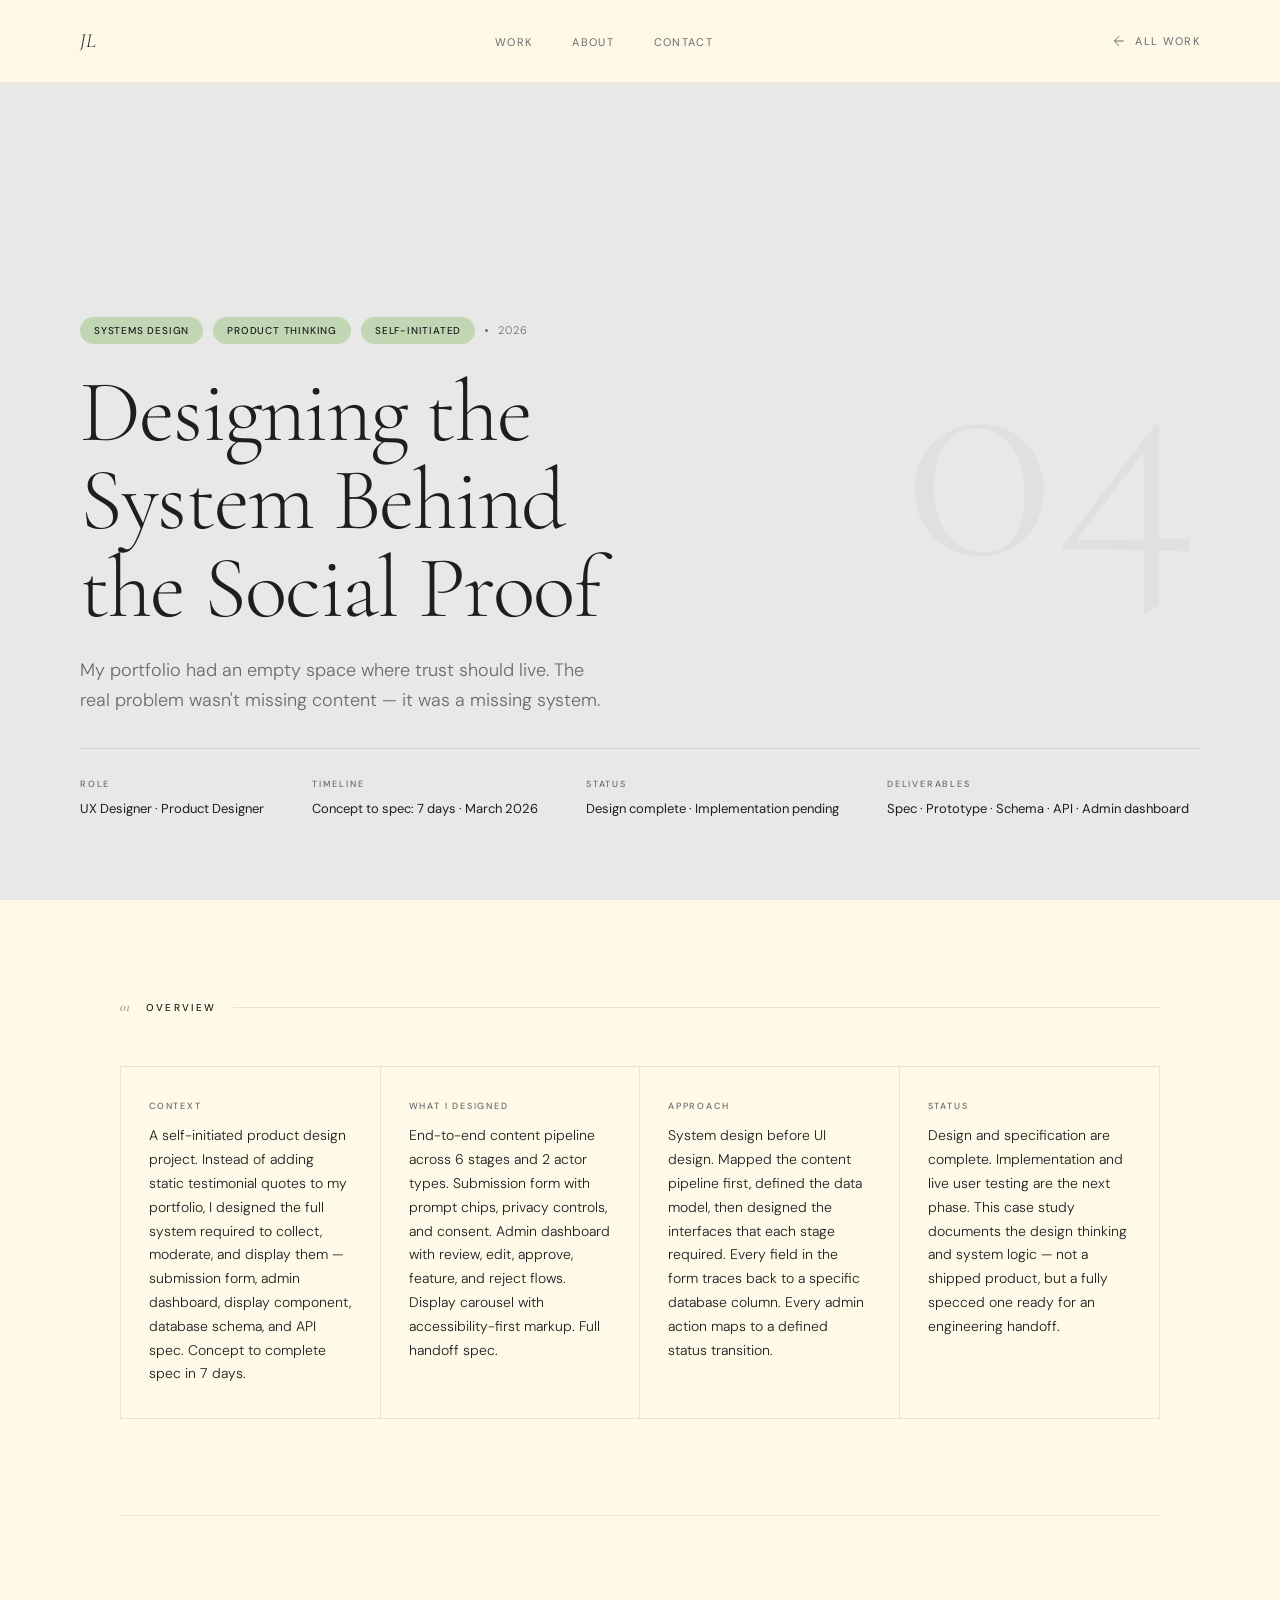
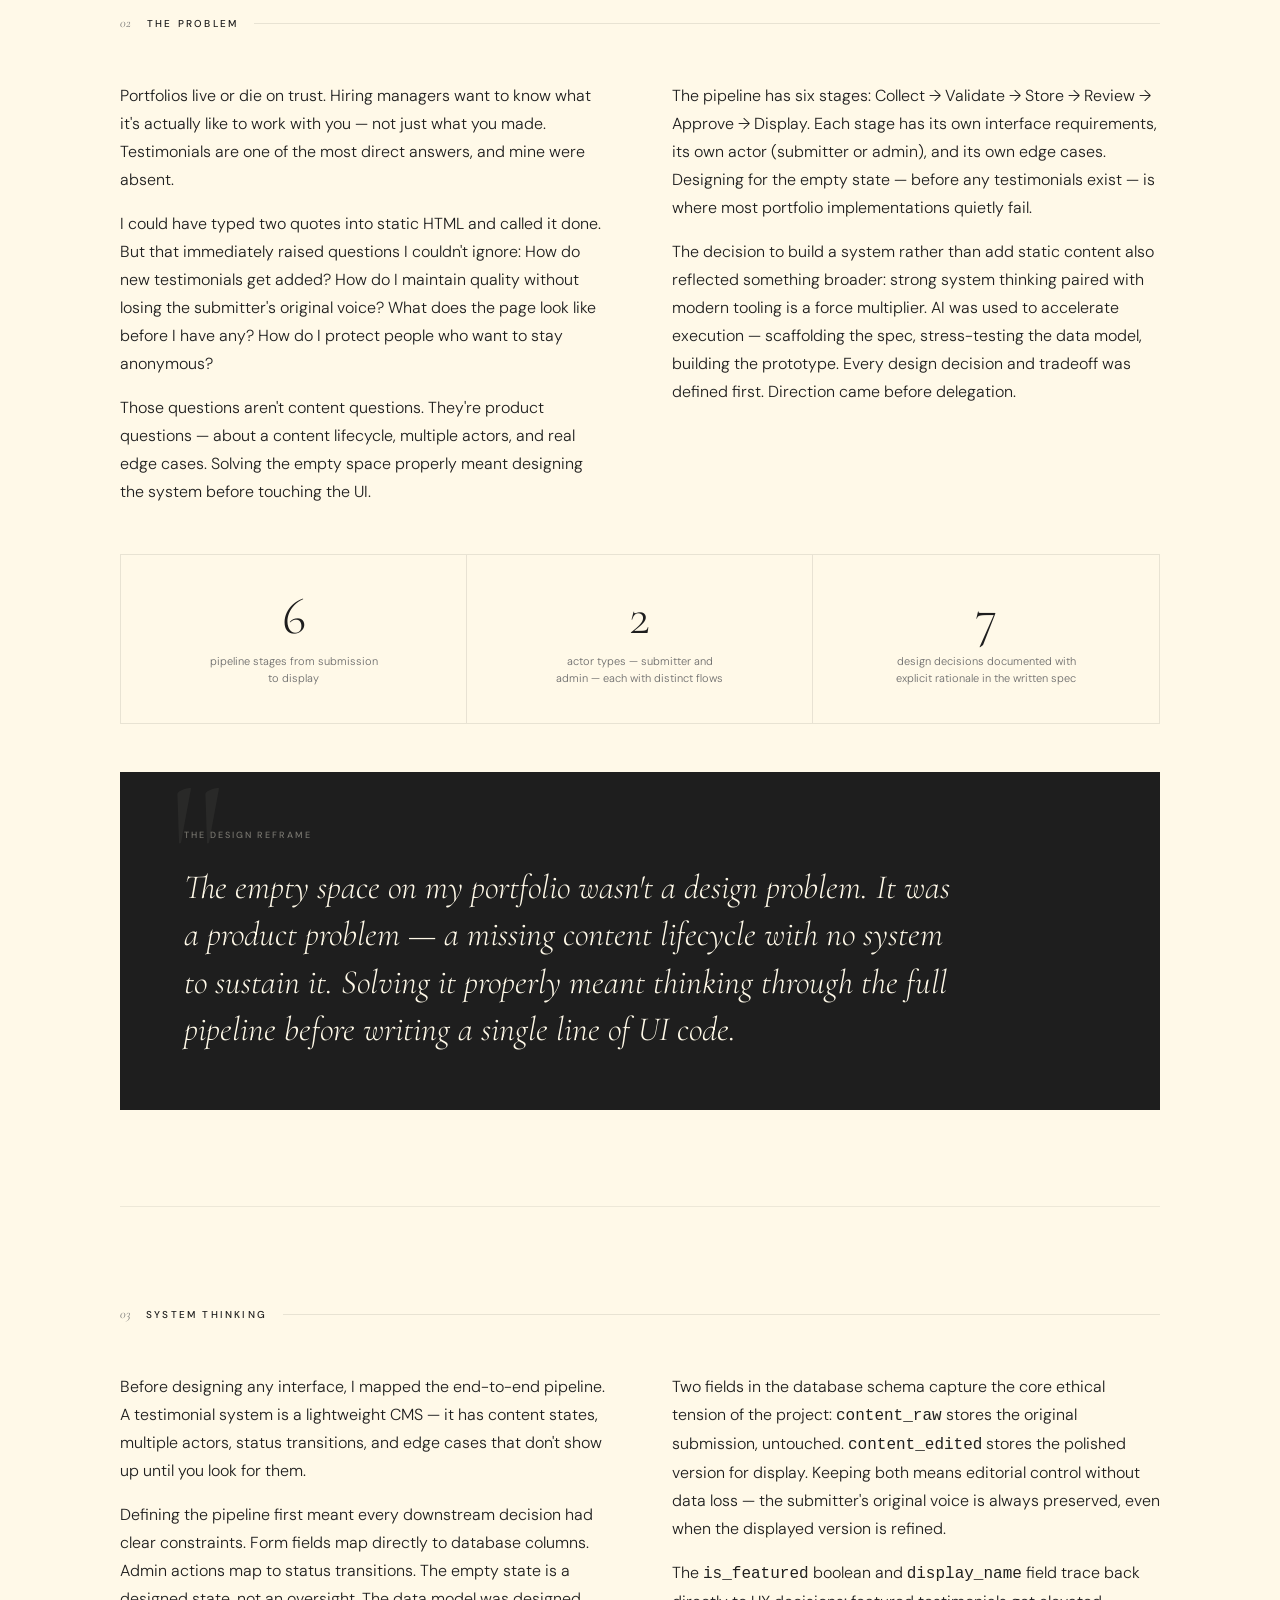
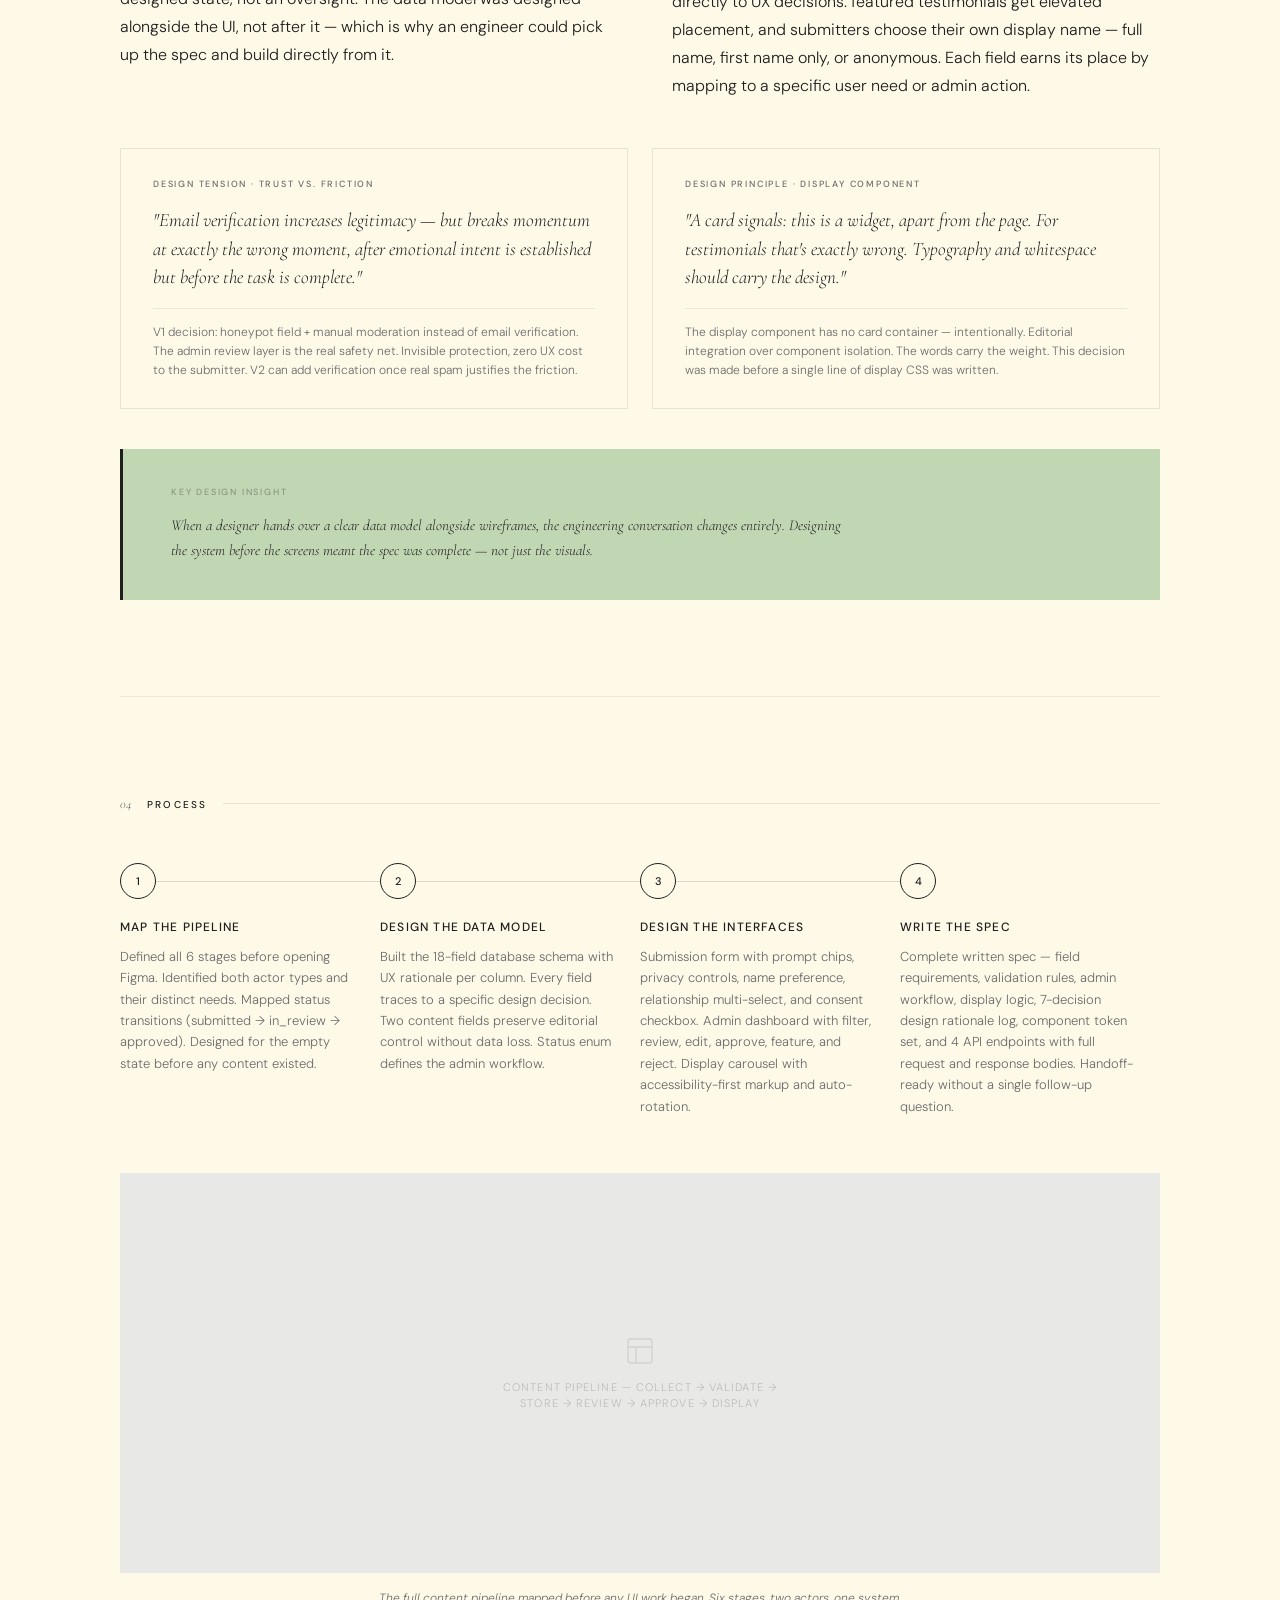
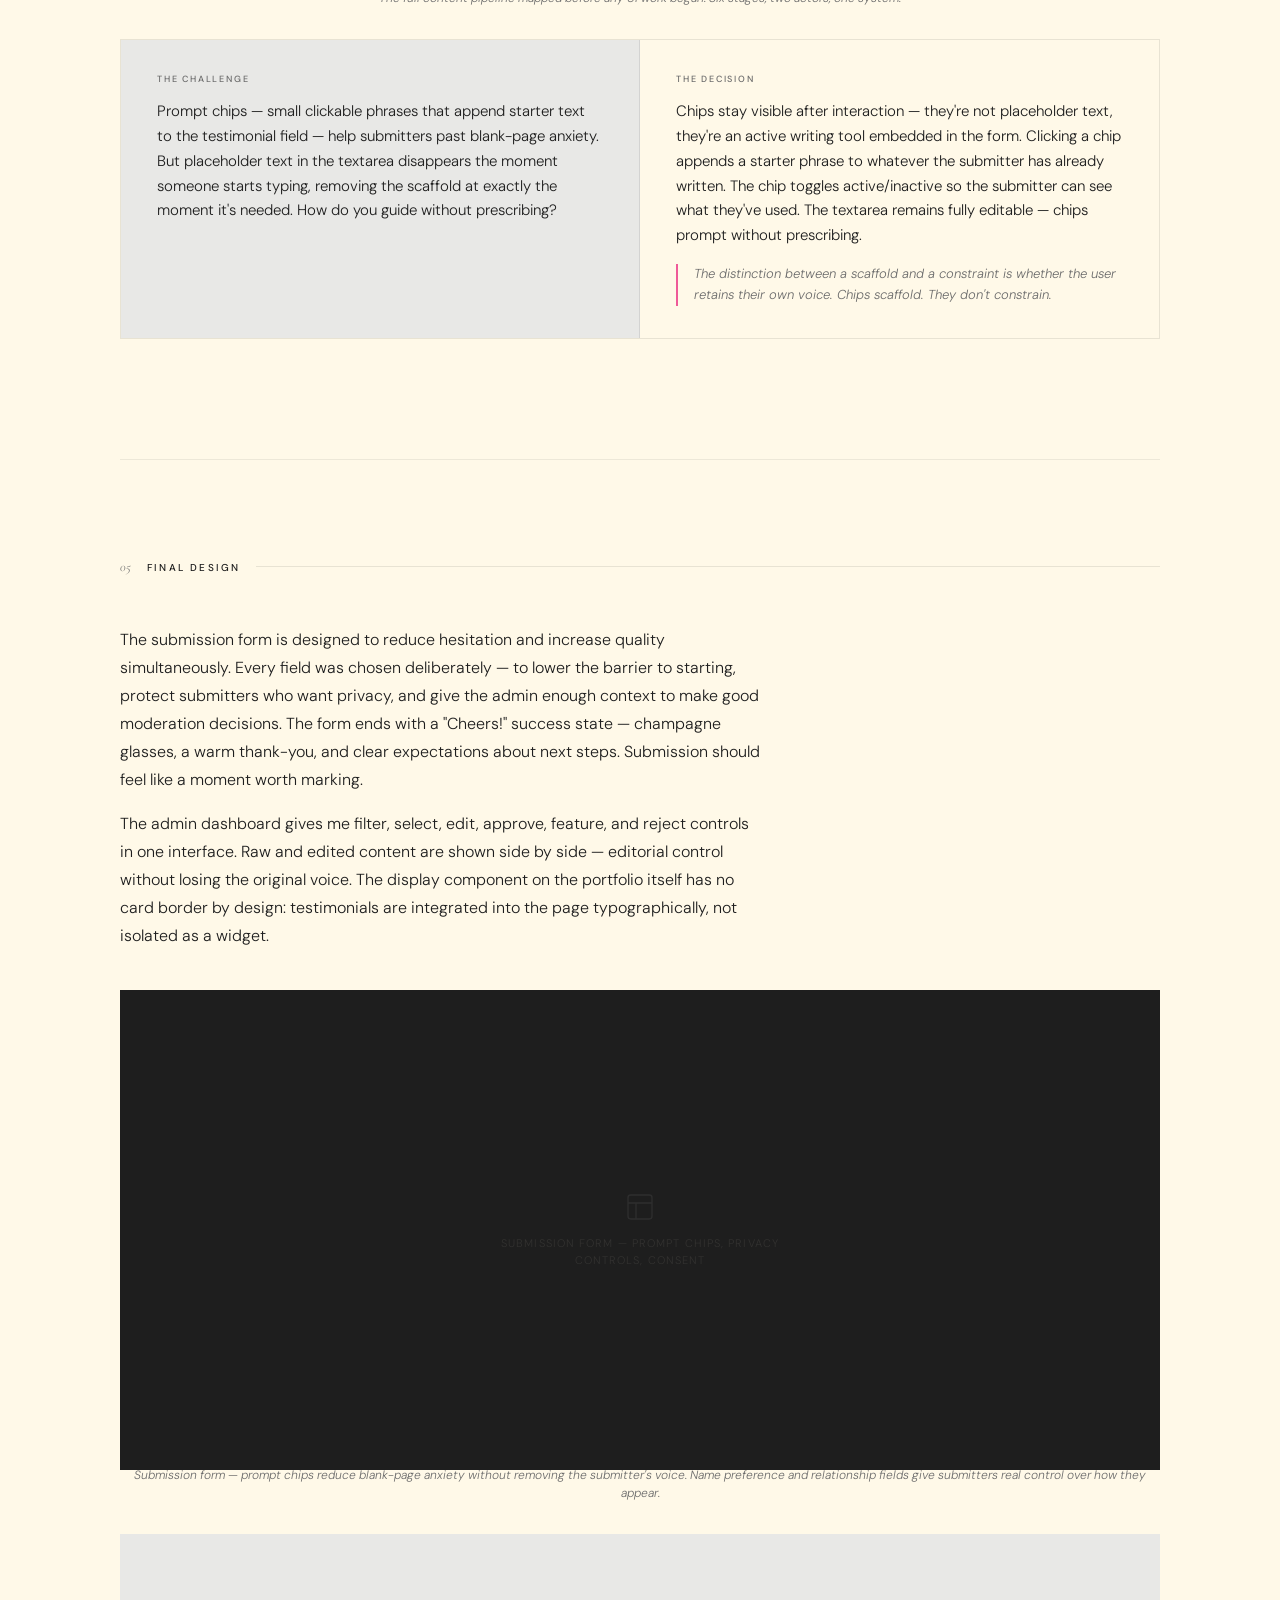
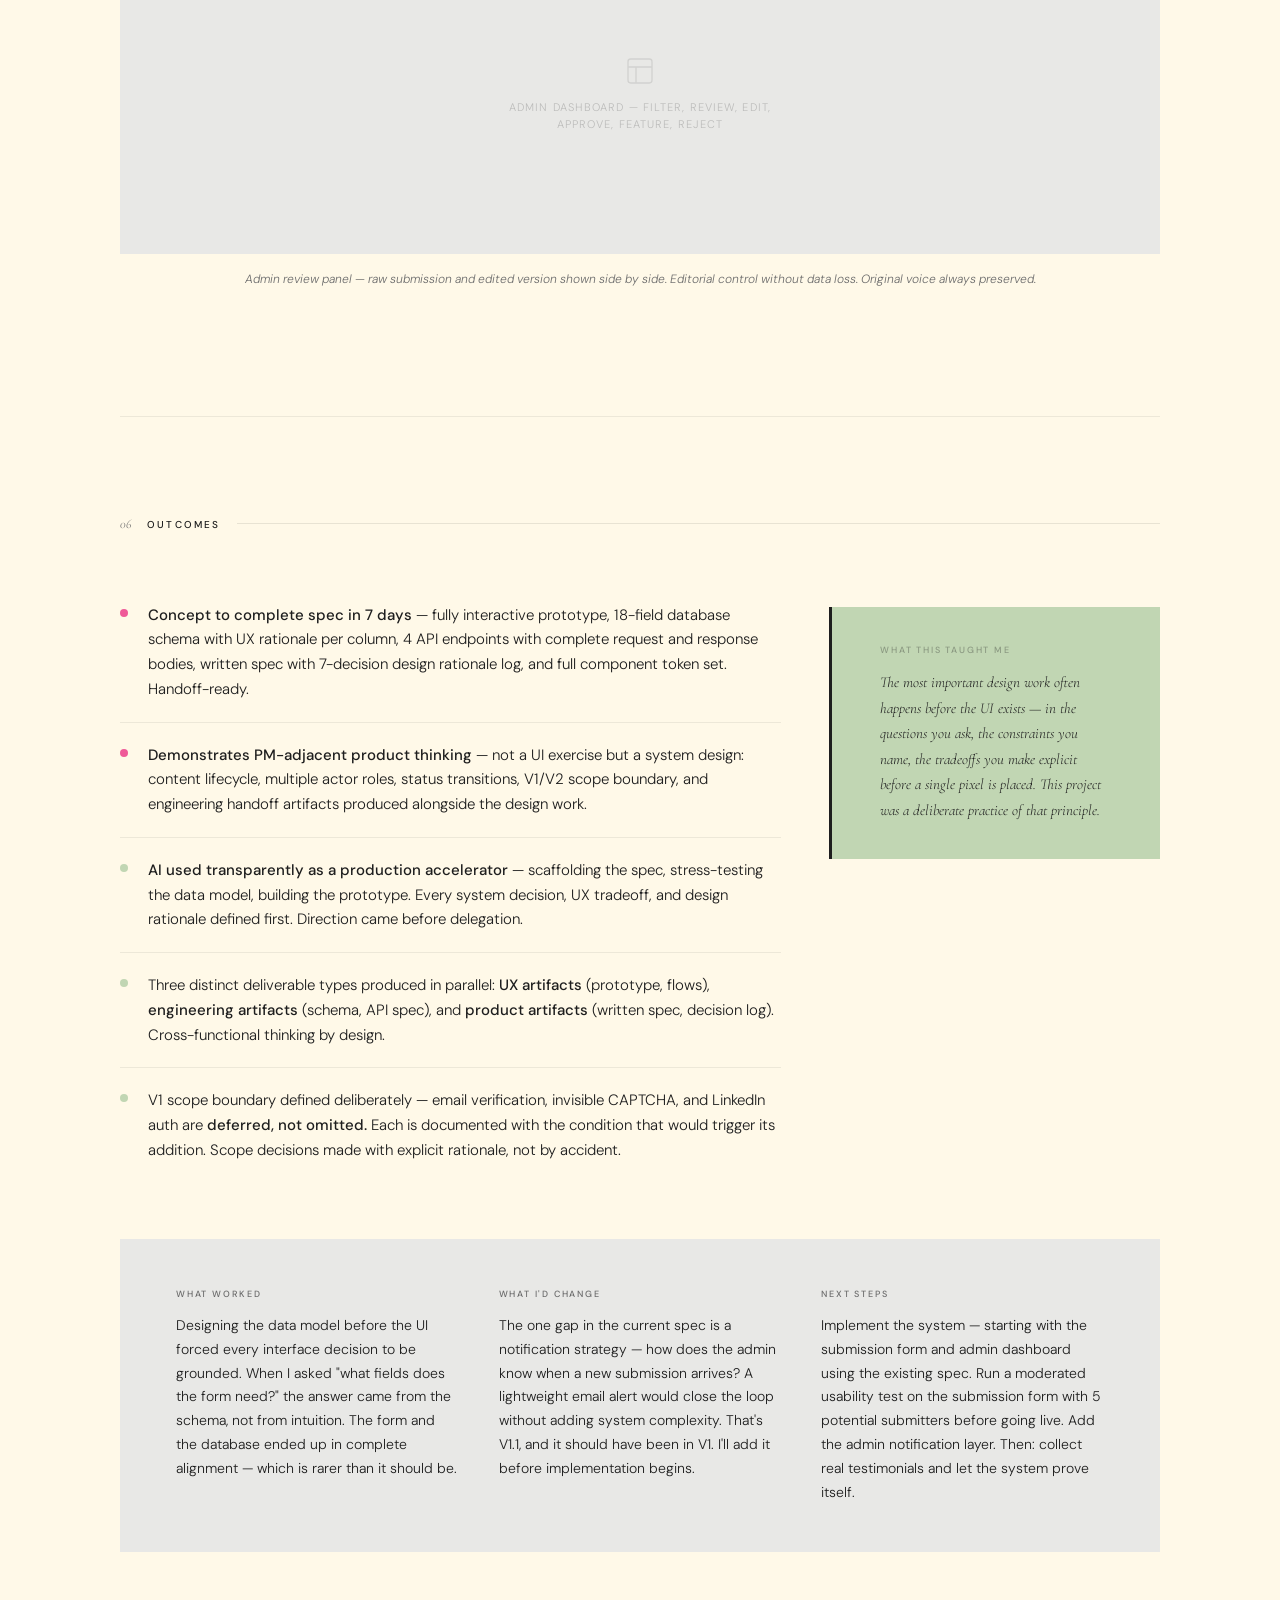
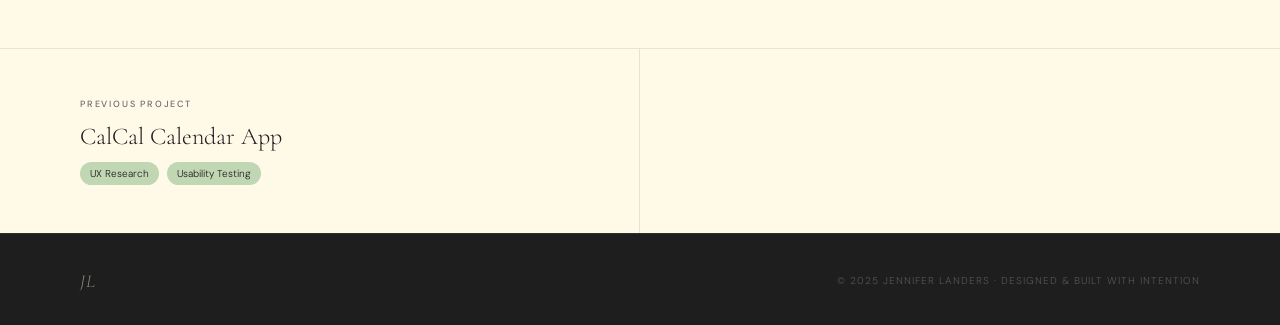
<file: testimonial.html>
<!doctype html>
<html lang="en">
  <head>
    <meta charset="UTF-8" />
    <meta name="viewport" content="width=device-width, initial-scale=1.0" />
    <title>
      Testimonial System — Jennifer Landers · UX Designer & Researcher
    </title>
    <link rel="preconnect" href="https://fonts.googleapis.com" />
    <link
      href="https://fonts.googleapis.com/css2?family=Cormorant+Garamond:ital,wght@0,300;0,400;1,300;1,400&family=DM+Sans:wght@300;400;500&display=swap"
      rel="stylesheet"
    />
    <link rel="stylesheet" href="css/shared.css" />
    <link rel="stylesheet" href="css/case-study.css" />
  </head>
  <body>
    <div class="progress-bar" id="progressBar"></div>

    <!-- ── NAV ── -->
    <nav>
      <a href="index.html" class="nav-monogram">JL</a>
      <ul class="nav-links">
        <li><a href="index.html#work">Work</a></li>
        <li><a href="about.html">About</a></li>
        <li><a href="index.html#contact">Contact</a></li>
      </ul>
      <a href="index.html#work" class="nav-back">
        <svg
          width="16"
          height="16"
          fill="none"
          stroke="currentColor"
          stroke-width="1.5"
          viewBox="0 0 24 24"
        >
          <path d="M19 12H5M12 19l-7-7 7-7" />
        </svg>
        All Work
      </a>
    </nav>

    <!-- ══════════════════════════════════════════
       COVER
  ══════════════════════════════════════════ -->
    <div class="cover">
      <div class="cover-bg-number">04</div>

      <div class="cover-tag">
        <span class="tag">Systems Design</span>
        <span class="tag">Product Thinking</span>
        <span class="tag">Self-Initiated</span>
        <div class="divider-dot"></div>
        <span class="year">2026</span>
      </div>

      <!--
      TITLE NOTE: Keeping this descriptive rather than a product name —
      this is a system, not a branded app. The subtitle does the work.
    -->
      <h1 class="cover-h1">
        Designing the<br />System Behind<br />the Social Proof
      </h1>

      <p class="cover-hook">
        My portfolio had an empty space where trust should live. The real
        problem wasn't missing content — it was a missing system.
      </p>

      <div class="cover-meta">
        <div class="cover-meta-item">
          <div class="cover-meta-label">Role</div>
          <div class="cover-meta-value">UX Designer · Product Designer</div>
        </div>
        <div class="cover-meta-item">
          <div class="cover-meta-label">Timeline</div>
          <div class="cover-meta-value">
            Concept to spec: 7 days · March 2026
          </div>
        </div>
        <div class="cover-meta-item">
          <div class="cover-meta-label">Status</div>
          <div class="cover-meta-value">
            Design complete · Implementation pending
          </div>
        </div>
        <div class="cover-meta-item">
          <div class="cover-meta-label">Deliverables</div>
          <div class="cover-meta-value">
            Spec · Prototype · Schema · API · Admin dashboard
          </div>
        </div>
      </div>
    </div>

    <!-- ══════════════════════════════════════════
       PAGE CONTENT
  ══════════════════════════════════════════ -->
    <div class="page-content">
      <!-- ── SECTION 01 · OVERVIEW ── -->
      <section class="fade-up">
        <div class="section-header">
          <span class="section-number">01</span>
          <span class="section-title">Overview</span>
          <div class="section-rule"></div>
        </div>

        <div class="overview-grid">
          <div class="overview-cell">
            <div class="cover-meta-label">Context</div>
            <div class="overview-text">
              A self-initiated product design project. Instead of adding static
              testimonial quotes to my portfolio, I designed the full system
              required to collect, moderate, and display them — submission form,
              admin dashboard, display component, database schema, and API spec.
              Concept to complete spec in 7 days.
            </div>
          </div>
          <div class="overview-cell">
            <div class="cover-meta-label">What I Designed</div>
            <div class="overview-text">
              End-to-end content pipeline across 6 stages and 2 actor types.
              Submission form with prompt chips, privacy controls, and consent.
              Admin dashboard with review, edit, approve, feature, and reject
              flows. Display carousel with accessibility-first markup. Full
              handoff spec.
            </div>
          </div>
          <div class="overview-cell">
            <div class="cover-meta-label">Approach</div>
            <div class="overview-text">
              System design before UI design. Mapped the content pipeline first,
              defined the data model, then designed the interfaces that each
              stage required. Every field in the form traces back to a specific
              database column. Every admin action maps to a defined status
              transition.
            </div>
          </div>
          <div class="overview-cell">
            <div class="cover-meta-label">Status</div>
            <div class="overview-text">
              Design and specification are complete. Implementation and live
              user testing are the next phase. This case study documents the
              design thinking and system logic — not a shipped product, but a
              fully specced one ready for an engineering handoff.
            </div>
          </div>
        </div>
      </section>

      <!-- ── SECTION 02 · THE PROBLEM ── -->
      <section class="fade-up">
        <div class="section-header">
          <span class="section-number">02</span>
          <span class="section-title">The Problem</span>
          <div class="section-rule"></div>
        </div>

        <div class="two-col-text" style="margin-bottom: 48px">
          <div class="prose">
            <p>
              Portfolios live or die on trust. Hiring managers want to know what
              it's actually like to work with you — not just what you made.
              Testimonials are one of the most direct answers, and mine were
              absent.
            </p>
            <p>
              I could have typed two quotes into static HTML and called it done.
              But that immediately raised questions I couldn't ignore: How do
              new testimonials get added? How do I maintain quality without
              losing the submitter's original voice? What does the page look
              like before I have any? How do I protect people who want to stay
              anonymous?
            </p>
            <p>
              Those questions aren't content questions. They're product
              questions — about a content lifecycle, multiple actors, and real
              edge cases. Solving the empty space properly meant designing the
              system before touching the UI.
            </p>
          </div>
          <div class="prose">
            <p>
              The pipeline has six stages: Collect → Validate → Store → Review →
              Approve → Display. Each stage has its own interface requirements,
              its own actor (submitter or admin), and its own edge cases.
              Designing for the empty state — before any testimonials exist — is
              where most portfolio implementations quietly fail.
            </p>
            <p>
              The decision to build a system rather than add static content also
              reflected something broader: strong system thinking paired with
              modern tooling is a force multiplier. AI was used to accelerate
              execution — scaffolding the spec, stress-testing the data model,
              building the prototype. Every design decision and tradeoff was
              defined first. Direction came before delegation.
            </p>
          </div>
        </div>

        <div class="stats-row" style="margin: 0 0 48px">
          <div class="stat-cell">
            <div class="stat-number">6</div>
            <div class="stat-label">
              pipeline stages from submission to display
            </div>
          </div>
          <div class="stat-cell">
            <div class="stat-number">2</div>
            <div class="stat-label">
              actor types — submitter and admin — each with distinct flows
            </div>
          </div>
          <div class="stat-cell">
            <div class="stat-number">7</div>
            <div class="stat-label">
              design decisions documented with explicit rationale in the written
              spec
            </div>
          </div>
        </div>

        <div class="problem-statement">
          <div class="problem-label">The Design Reframe</div>
          <p>
            The empty space on my portfolio wasn't a design problem. It was a
            product problem — a missing content lifecycle with no system to
            sustain it. Solving it properly meant thinking through the full
            pipeline before writing a single line of UI code.
          </p>
        </div>
      </section>

      <!-- ── SECTION 03 · SYSTEM THINKING ── -->
      <section class="fade-up">
        <div class="section-header">
          <span class="section-number">03</span>
          <span class="section-title">System Thinking</span>
          <div class="section-rule"></div>
        </div>

        <div class="two-col-text" style="margin-bottom: 48px">
          <div class="prose">
            <p>
              Before designing any interface, I mapped the end-to-end pipeline.
              A testimonial system is a lightweight CMS — it has content states,
              multiple actors, status transitions, and edge cases that don't
              show up until you look for them.
            </p>
            <p>
              Defining the pipeline first meant every downstream decision had
              clear constraints. Form fields map directly to database columns.
              Admin actions map to status transitions. The empty state is a
              designed state, not an oversight. The data model was designed
              alongside the UI, not after it — which is why an engineer could
              pick up the spec and build directly from it.
            </p>
          </div>
          <div class="prose">
            <p>
              Two fields in the database schema capture the core ethical tension
              of the project: <code>content_raw</code> stores the original
              submission, untouched. <code>content_edited</code> stores the
              polished version for display. Keeping both means editorial control
              without data loss — the submitter's original voice is always
              preserved, even when the displayed version is refined.
            </p>
            <p>
              The <code>is_featured</code> boolean and
              <code>display_name</code> field trace back directly to UX
              decisions: featured testimonials get elevated placement, and
              submitters choose their own display name — full name, first name
              only, or anonymous. Each field earns its place by mapping to a
              specific user need or admin action.
            </p>
          </div>
        </div>

        <div class="research-grid">
          <div class="user-quote-card">
            <div class="quote-label">Design Tension · Trust vs. Friction</div>
            <div class="quote-text">
              "Email verification increases legitimacy — but breaks momentum at
              exactly the wrong moment, after emotional intent is established
              but before the task is complete."
            </div>
            <div class="quote-insight">
              V1 decision: honeypot field + manual moderation instead of email
              verification. The admin review layer is the real safety net.
              Invisible protection, zero UX cost to the submitter. V2 can add
              verification once real spam justifies the friction.
            </div>
          </div>

          <div class="user-quote-card">
            <div class="quote-label">Design Principle · Display Component</div>
            <div class="quote-text">
              "A card signals: this is a widget, apart from the page. For
              testimonials that's exactly wrong. Typography and whitespace
              should carry the design."
            </div>
            <div class="quote-insight">
              The display component has no card container — intentionally.
              Editorial integration over component isolation. The words carry
              the weight. This decision was made before a single line of display
              CSS was written.
            </div>
          </div>
        </div>

        <div class="insight-block">
          <div class="insight-label">Key Design Insight</div>
          <p>
            When a designer hands over a clear data model alongside wireframes,
            the engineering conversation changes entirely. Designing the system
            before the screens meant the spec was complete — not just the
            visuals.
          </p>
        </div>
      </section>

      <!-- ── SECTION 04 · PROCESS ── -->
      <section class="fade-up">
        <div class="section-header">
          <span class="section-number">04</span>
          <span class="section-title">Process</span>
          <div class="section-rule"></div>
        </div>

        <div class="process-steps">
          <div class="process-step">
            <div class="process-step-num">1</div>
            <div class="process-step-title">Map the Pipeline</div>
            <div class="process-step-desc">
              Defined all 6 stages before opening Figma. Identified both actor
              types and their distinct needs. Mapped status transitions
              (submitted → in_review → approved). Designed for the empty state
              before any content existed.
            </div>
          </div>
          <div class="process-step">
            <div class="process-step-num">2</div>
            <div class="process-step-title">Design the Data Model</div>
            <div class="process-step-desc">
              Built the 18-field database schema with UX rationale per column.
              Every field traces to a specific design decision. Two content
              fields preserve editorial control without data loss. Status enum
              defines the admin workflow.
            </div>
          </div>
          <div class="process-step">
            <div class="process-step-num">3</div>
            <div class="process-step-title">Design the Interfaces</div>
            <div class="process-step-desc">
              Submission form with prompt chips, privacy controls, name
              preference, relationship multi-select, and consent checkbox. Admin
              dashboard with filter, review, edit, approve, feature, and reject.
              Display carousel with accessibility-first markup and
              auto-rotation.
            </div>
          </div>
          <div class="process-step">
            <div class="process-step-num">4</div>
            <div class="process-step-title">Write the Spec</div>
            <div class="process-step-desc">
              Complete written spec — field requirements, validation rules,
              admin workflow, display logic, 7-decision design rationale log,
              component token set, and 4 API endpoints with full request and
              response bodies. Handoff-ready without a single follow-up
              question.
            </div>
          </div>
        </div>

        <!--
        IMAGE GUIDANCE: Replace with a screenshot of your interactive
        spec HTML — the pipeline diagram view or the admin dashboard
        view works best here as a process artifact.
        The spec HTML file itself is a deliverable worth showing.
        alt="Testimonial system pipeline — six stages from submission to display"
      -->
        <div class="mockup-frame">
          <div class="mockup-placeholder">
            <svg
              width="32"
              height="32"
              fill="none"
              stroke="currentColor"
              stroke-width="1"
              viewBox="0 0 24 24"
              style="opacity: 0.3"
            >
              <rect x="3" y="3" width="18" height="18" rx="2" />
              <path d="M3 9h18M9 21V9" />
            </svg>
            <span
              >Content pipeline — Collect → Validate → Store → Review → Approve
              → Display</span
            >
          </div>
        </div>
        <p class="mockup-caption">
          The full content pipeline mapped before any UI work began. Six stages,
          two actors, one system.
        </p>

        <div class="decision-card">
          <div class="decision-card-problem">
            <div class="decision-card-label">The Challenge</div>
            <div class="decision-card-text">
              Prompt chips — small clickable phrases that append starter text to
              the testimonial field — help submitters past blank-page anxiety.
              But placeholder text in the textarea disappears the moment someone
              starts typing, removing the scaffold at exactly the moment it's
              needed. How do you guide without prescribing?
            </div>
          </div>
          <div class="decision-card-solution">
            <div class="decision-card-label">The Decision</div>
            <div class="decision-card-text">
              Chips stay visible after interaction — they're not placeholder
              text, they're an active writing tool embedded in the form.
              Clicking a chip appends a starter phrase to whatever the submitter
              has already written. The chip toggles active/inactive so the
              submitter can see what they've used. The textarea remains fully
              editable — chips prompt without prescribing.
            </div>
            <div class="decision-card-highlight">
              The distinction between a scaffold and a constraint is whether the
              user retains their own voice. Chips scaffold. They don't
              constrain.
            </div>
          </div>
        </div>
      </section>

      <!-- ── SECTION 05 · FINAL DESIGN ── -->
      <section class="fade-up">
        <div class="section-header">
          <span class="section-number">05</span>
          <span class="section-title">Final Design</span>
          <div class="section-rule"></div>
        </div>

        <div class="prose" style="max-width: 640px; margin-bottom: 40px">
          <p>
            The submission form is designed to reduce hesitation and increase
            quality simultaneously. Every field was chosen deliberately — to
            lower the barrier to starting, protect submitters who want privacy,
            and give the admin enough context to make good moderation decisions.
            The form ends with a "Cheers!" success state — champagne glasses, a
            warm thank-you, and clear expectations about next steps. Submission
            should feel like a moment worth marking.
          </p>
          <p>
            The admin dashboard gives me filter, select, edit, approve, feature,
            and reject controls in one interface. Raw and edited content are
            shown side by side — editorial control without losing the original
            voice. The display component on the portfolio itself has no card
            border by design: testimonials are integrated into the page
            typographically, not isolated as a widget.
          </p>
        </div>

        <!--
        IMAGE GUIDANCE: Replace with a screenshot of your submission
        form prototype — specifically the state showing the prompt
        chips and the testimonial textarea together. This is the
        most distinctive UI decision in the project.
        alt="Testimonial submission form with prompt chips and privacy controls"
      -->
        <div
          class="mockup-frame"
          style="
            background: var(--graphite);
            min-height: 480px;
            margin-bottom: 12px;
          "
        >
          <div class="mockup-placeholder">
            <svg
              width="32"
              height="32"
              fill="none"
              stroke="currentColor"
              stroke-width="1"
              viewBox="0 0 24 24"
              style="opacity: 0.2; color: white"
            >
              <rect x="3" y="3" width="18" height="18" rx="2" />
              <path d="M3 9h18M9 21V9" />
            </svg>
            <span style="color: rgba(255, 249, 232, 0.25)">
              Submission form — prompt chips, privacy controls, consent
            </span>
          </div>
        </div>
        <p class="mockup-caption">
          Submission form — prompt chips reduce blank-page anxiety without
          removing the submitter's voice. Name preference and relationship
          fields give submitters real control over how they appear.
        </p>

        <!--
        IMAGE GUIDANCE: Replace with the admin dashboard screenshot
        from your spec HTML. The review panel showing raw vs. edited
        content side by side is the strongest screen to show here —
        it demonstrates the ethical design thinking clearly.
        alt="Admin dashboard — review panel with raw and edited content side by side"
      -->
        <div class="mockup-frame" style="min-height: 320px">
          <div class="mockup-placeholder">
            <svg
              width="32"
              height="32"
              fill="none"
              stroke="currentColor"
              stroke-width="1"
              viewBox="0 0 24 24"
              style="opacity: 0.3"
            >
              <rect x="3" y="3" width="18" height="18" rx="2" />
              <path d="M3 9h18M9 21V9" />
            </svg>
            <span
              >Admin dashboard — filter, review, edit, approve, feature,
              reject</span
            >
          </div>
        </div>
        <p class="mockup-caption">
          Admin review panel — raw submission and edited version shown side by
          side. Editorial control without data loss. Original voice always
          preserved.
        </p>
      </section>

      <!-- ── SECTION 06 · OUTCOMES ── -->
      <section class="fade-up">
        <div class="section-header">
          <span class="section-number">06</span>
          <span class="section-title">Outcomes</span>
          <div class="section-rule"></div>
        </div>

        <div class="outcomes-grid">
          <div class="outcomes-list">
            <div class="outcome-metric">
              <div class="outcome-dot coral"></div>
              <div class="outcome-text">
                <strong>Concept to complete spec in 7 days</strong>
                — fully interactive prototype, 18-field database schema with UX
                rationale per column, 4 API endpoints with complete request and
                response bodies, written spec with 7-decision design rationale
                log, and full component token set. Handoff-ready.
              </div>
            </div>

            <div class="outcome-metric">
              <div class="outcome-dot coral"></div>
              <div class="outcome-text">
                <strong>Demonstrates PM-adjacent product thinking</strong>
                — not a UI exercise but a system design: content lifecycle,
                multiple actor roles, status transitions, V1/V2 scope boundary,
                and engineering handoff artifacts produced alongside the design
                work.
              </div>
            </div>

            <div class="outcome-metric">
              <div class="outcome-dot"></div>
              <div class="outcome-text">
                <strong
                  >AI used transparently as a production accelerator</strong
                >
                — scaffolding the spec, stress-testing the data model, building
                the prototype. Every system decision, UX tradeoff, and design
                rationale defined first. Direction came before delegation.
              </div>
            </div>

            <div class="outcome-metric">
              <div class="outcome-dot"></div>
              <div class="outcome-text">
                Three distinct deliverable types produced in parallel:
                <strong>UX artifacts</strong> (prototype, flows),
                <strong>engineering artifacts</strong> (schema, API spec), and
                <strong>product artifacts</strong> (written spec, decision log).
                Cross-functional thinking by design.
              </div>
            </div>

            <div class="outcome-metric">
              <div class="outcome-dot"></div>
              <div class="outcome-text">
                V1 scope boundary defined deliberately — email verification,
                invisible CAPTCHA, and LinkedIn auth are
                <strong>deferred, not omitted.</strong>
                Each is documented with the condition that would trigger its
                addition. Scope decisions made with explicit rationale, not by
                accident.
              </div>
            </div>
          </div>

          <div class="insight-block" style="align-self: start">
            <div class="insight-label">What this taught me</div>
            <p>
              The most important design work often happens before the UI exists
              — in the questions you ask, the constraints you name, the
              tradeoffs you make explicit before a single pixel is placed. This
              project was a deliberate practice of that principle.
            </p>
          </div>
        </div>

        <div class="reflection-block">
          <div class="reflection-item">
            <div class="reflection-item-label">What Worked</div>
            <div class="reflection-item-text">
              Designing the data model before the UI forced every interface
              decision to be grounded. When I asked "what fields does the form
              need?" the answer came from the schema, not from intuition. The
              form and the database ended up in complete alignment — which is
              rarer than it should be.
            </div>
          </div>
          <div class="reflection-item">
            <div class="reflection-item-label">What I'd Change</div>
            <div class="reflection-item-text">
              The one gap in the current spec is a notification strategy — how
              does the admin know when a new submission arrives? A lightweight
              email alert would close the loop without adding system complexity.
              That's V1.1, and it should have been in V1. I'll add it before
              implementation begins.
            </div>
          </div>
          <div class="reflection-item">
            <div class="reflection-item-label">Next Steps</div>
            <div class="reflection-item-text">
              Implement the system — starting with the submission form and admin
              dashboard using the existing spec. Run a moderated usability test
              on the submission form with 5 potential submitters before going
              live. Add the admin notification layer. Then: collect real
              testimonials and let the system prove itself.
            </div>
          </div>
        </div>
      </section>
    </div>
    <!-- /page-content -->

    <!-- ── CASE NAVIGATION ── -->
    <!--
    Testimonial System is project 04 — last in the sequence at launch.
    Previous: CalCal (calcal.html)
    No Next at launch — remove or update when Ctrl Z is added.
  -->
    <div class="case-nav">
      <a href="calcal.html" class="case-nav-item">
        <div class="case-nav-direction">Previous Project</div>
        <div class="case-nav-title">CalCal Calendar App</div>
        <div class="case-nav-tags">
          <span class="case-nav-tag">UX Research</span>
          <span class="case-nav-tag">Usability Testing</span>
        </div>
      </a>
      <!--
      NO NEXT at launch — Ctrl Z and Act for Community come later.
      When Ctrl Z is ready, replace this empty div with:
      <a href="ctrlz.html" class="case-nav-item case-nav-next">
        <div class="case-nav-direction">Next Project</div>
        <div class="case-nav-title">Ctrl Z</div>
        ...
      </a>
    -->
      <div class="case-nav-item case-nav-empty"></div>
    </div>

    <!-- ── FOOTER ── -->
    <footer>
      <a href="index.html" class="footer-monogram">JL</a>
      <span class="footer-copy"
        >© 2025 Jennifer Landers · Designed & built with intention</span
      >
    </footer>

    <script src="javascript/case-study.js"></script>
  </body>
</html>
</file>
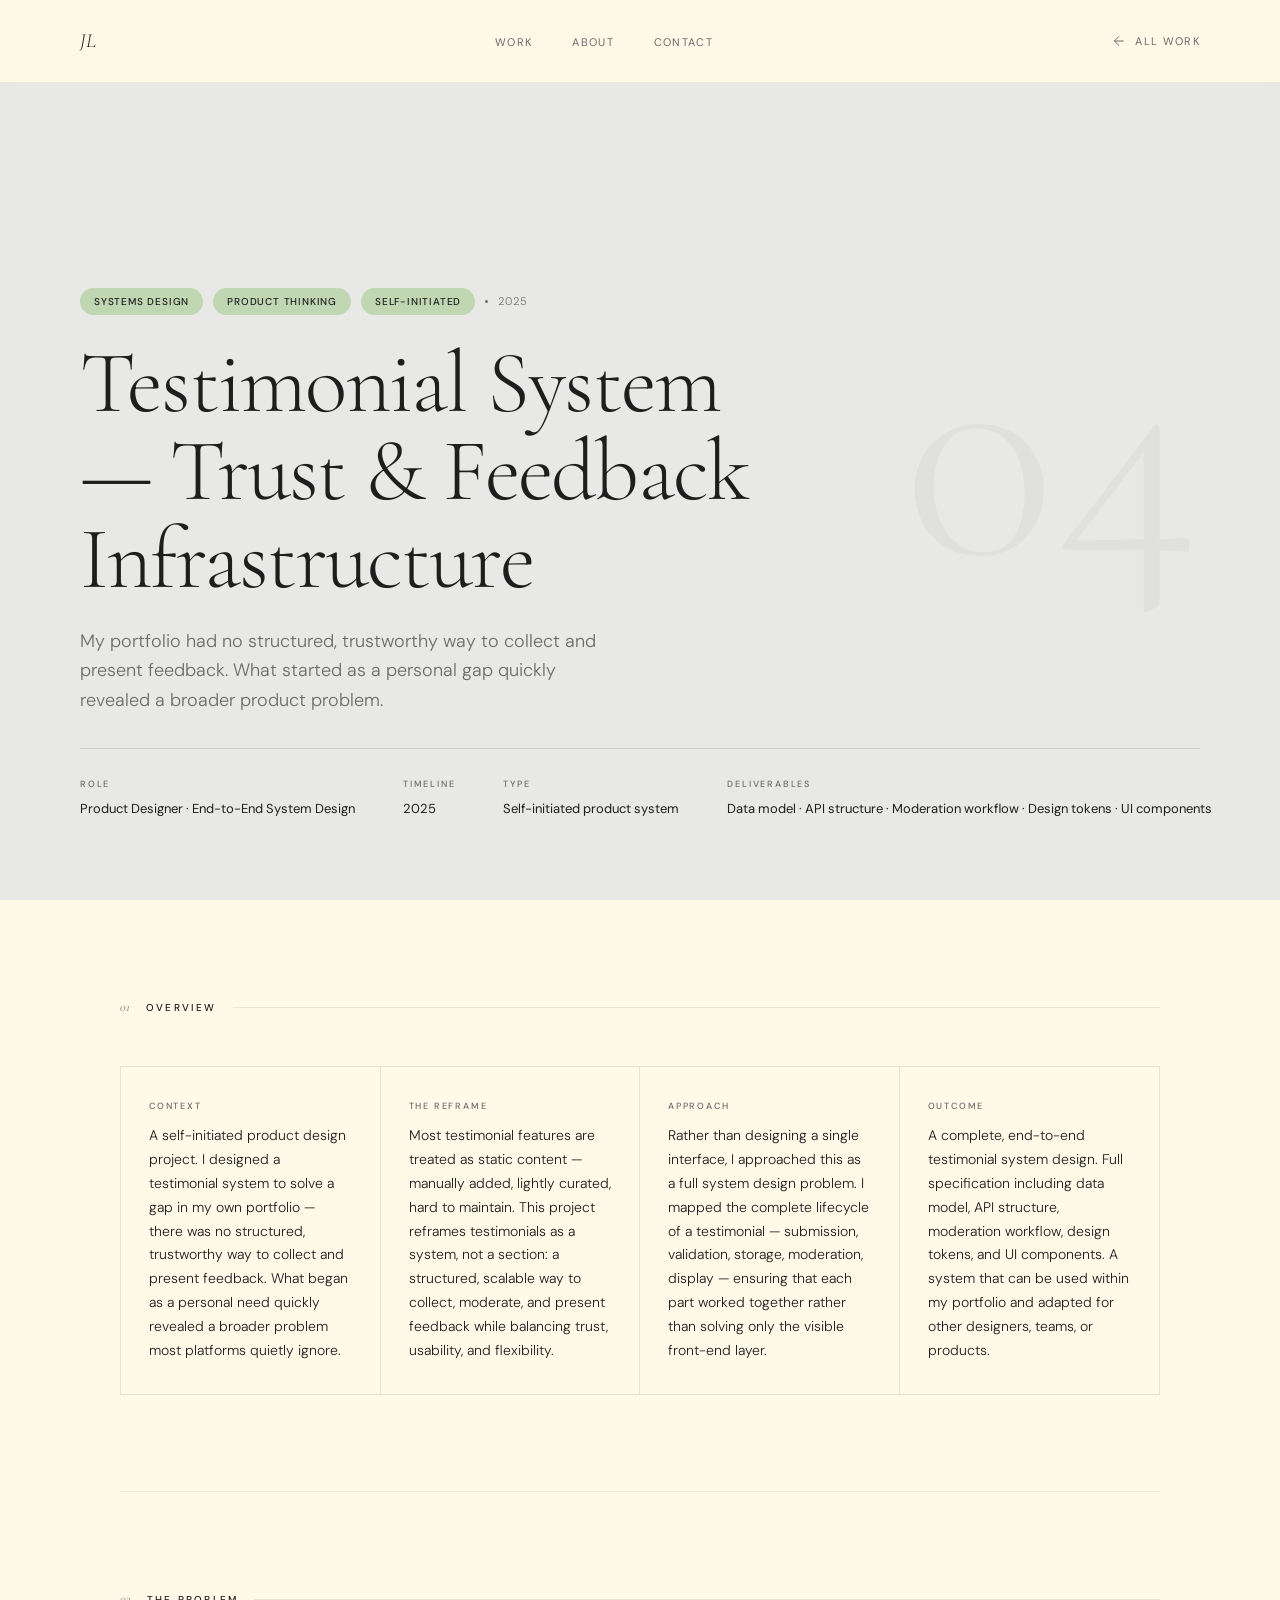
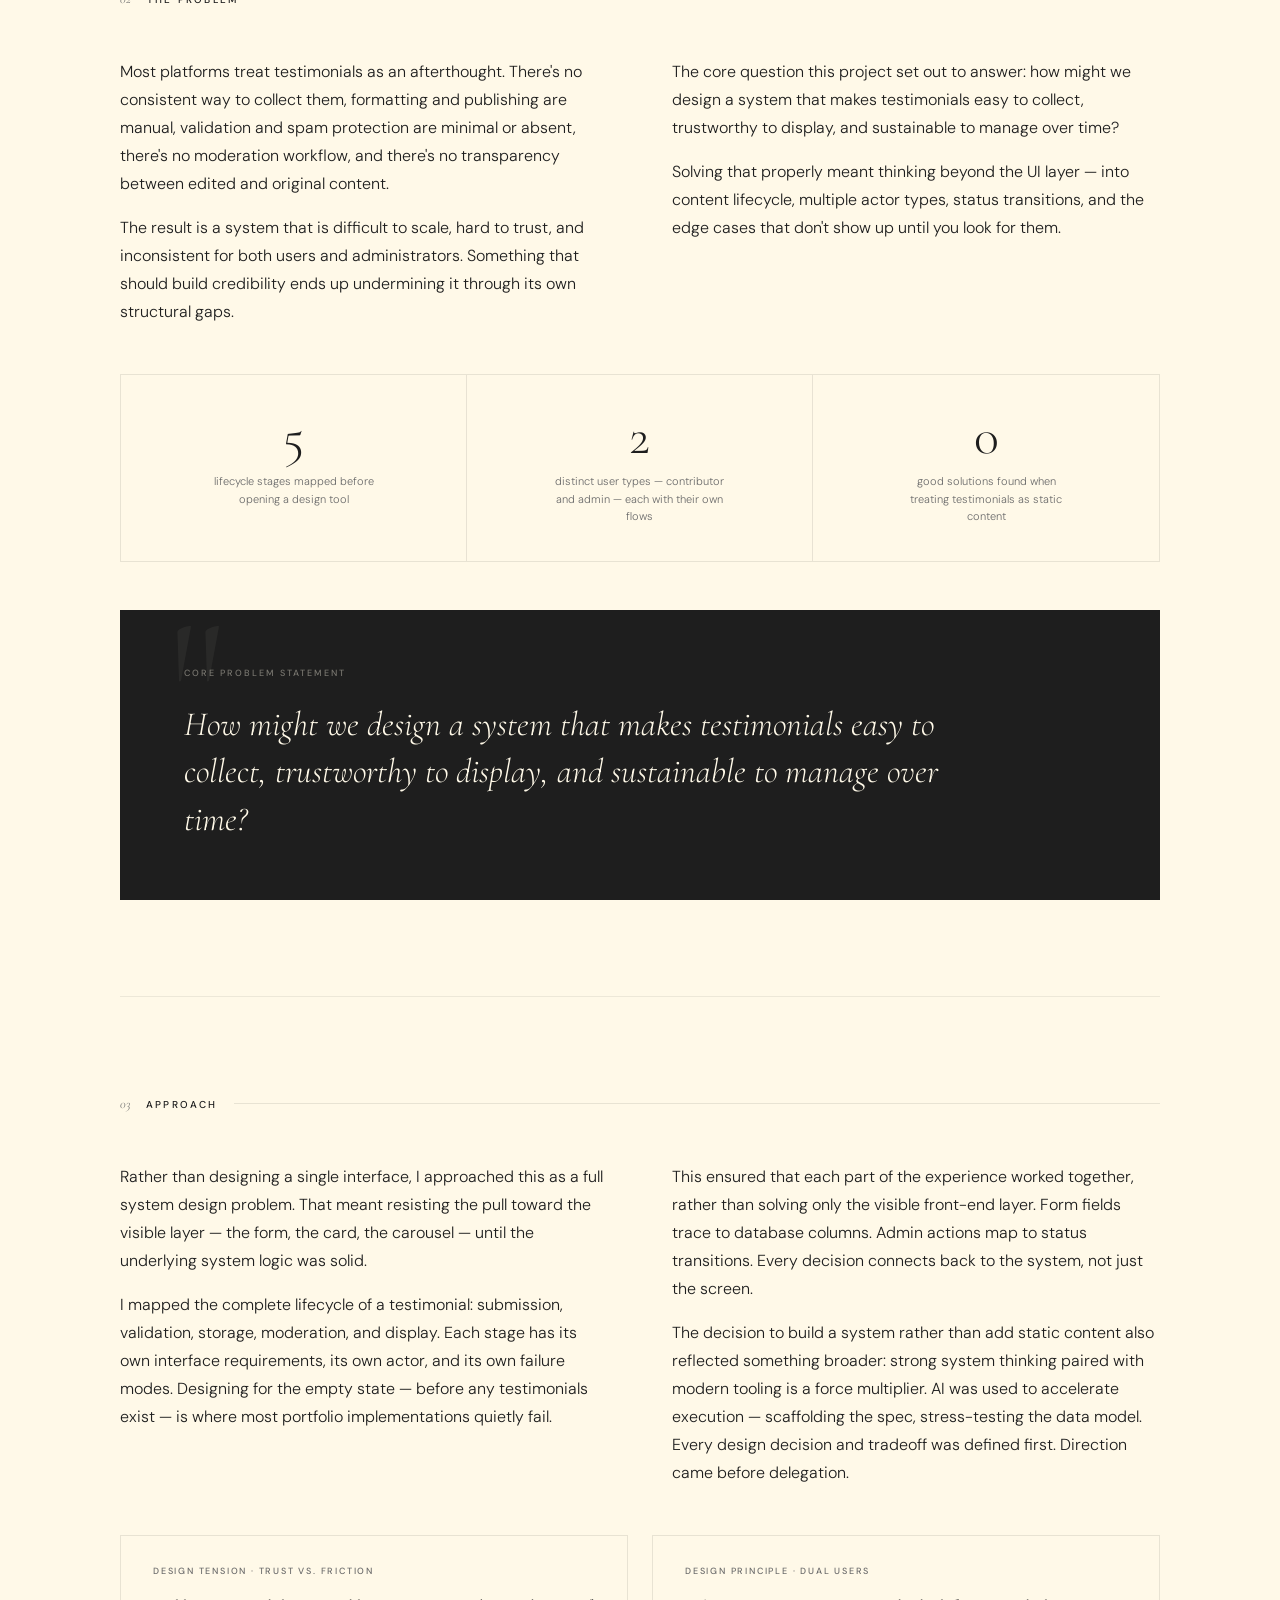
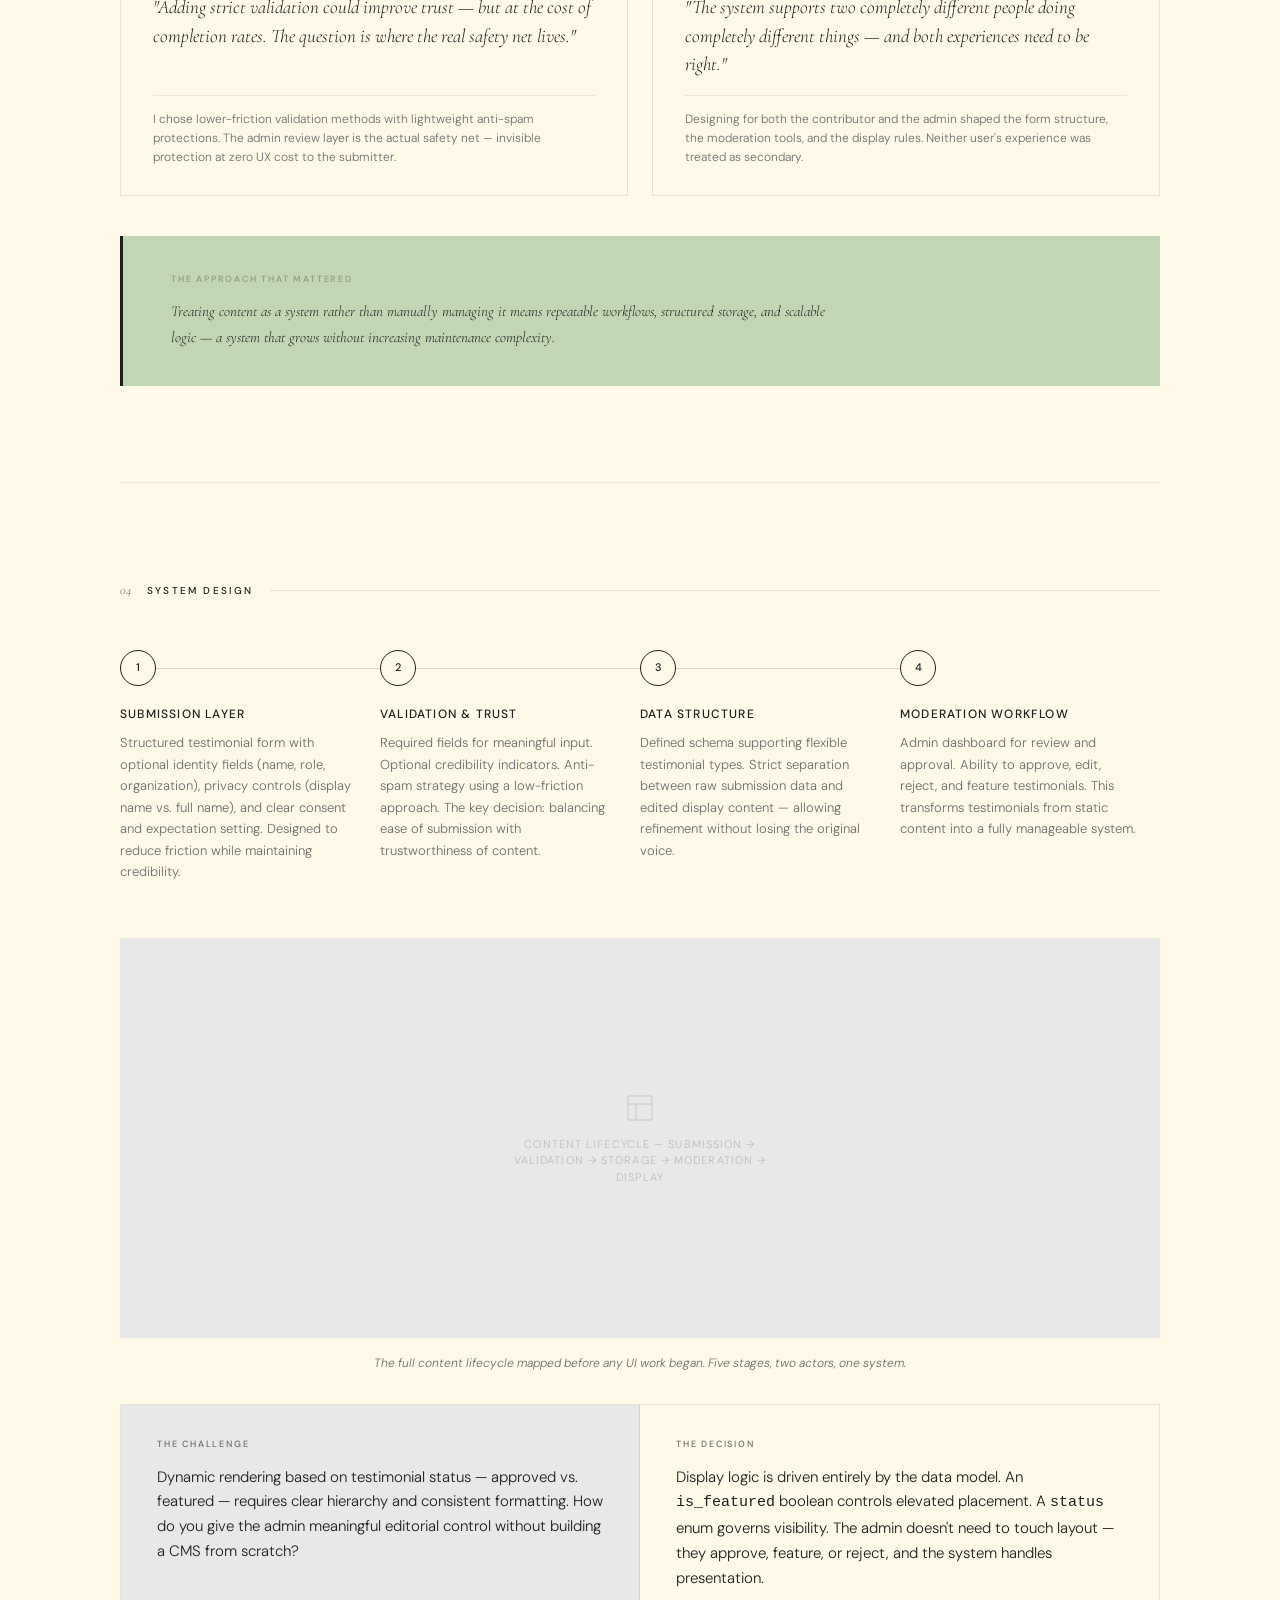
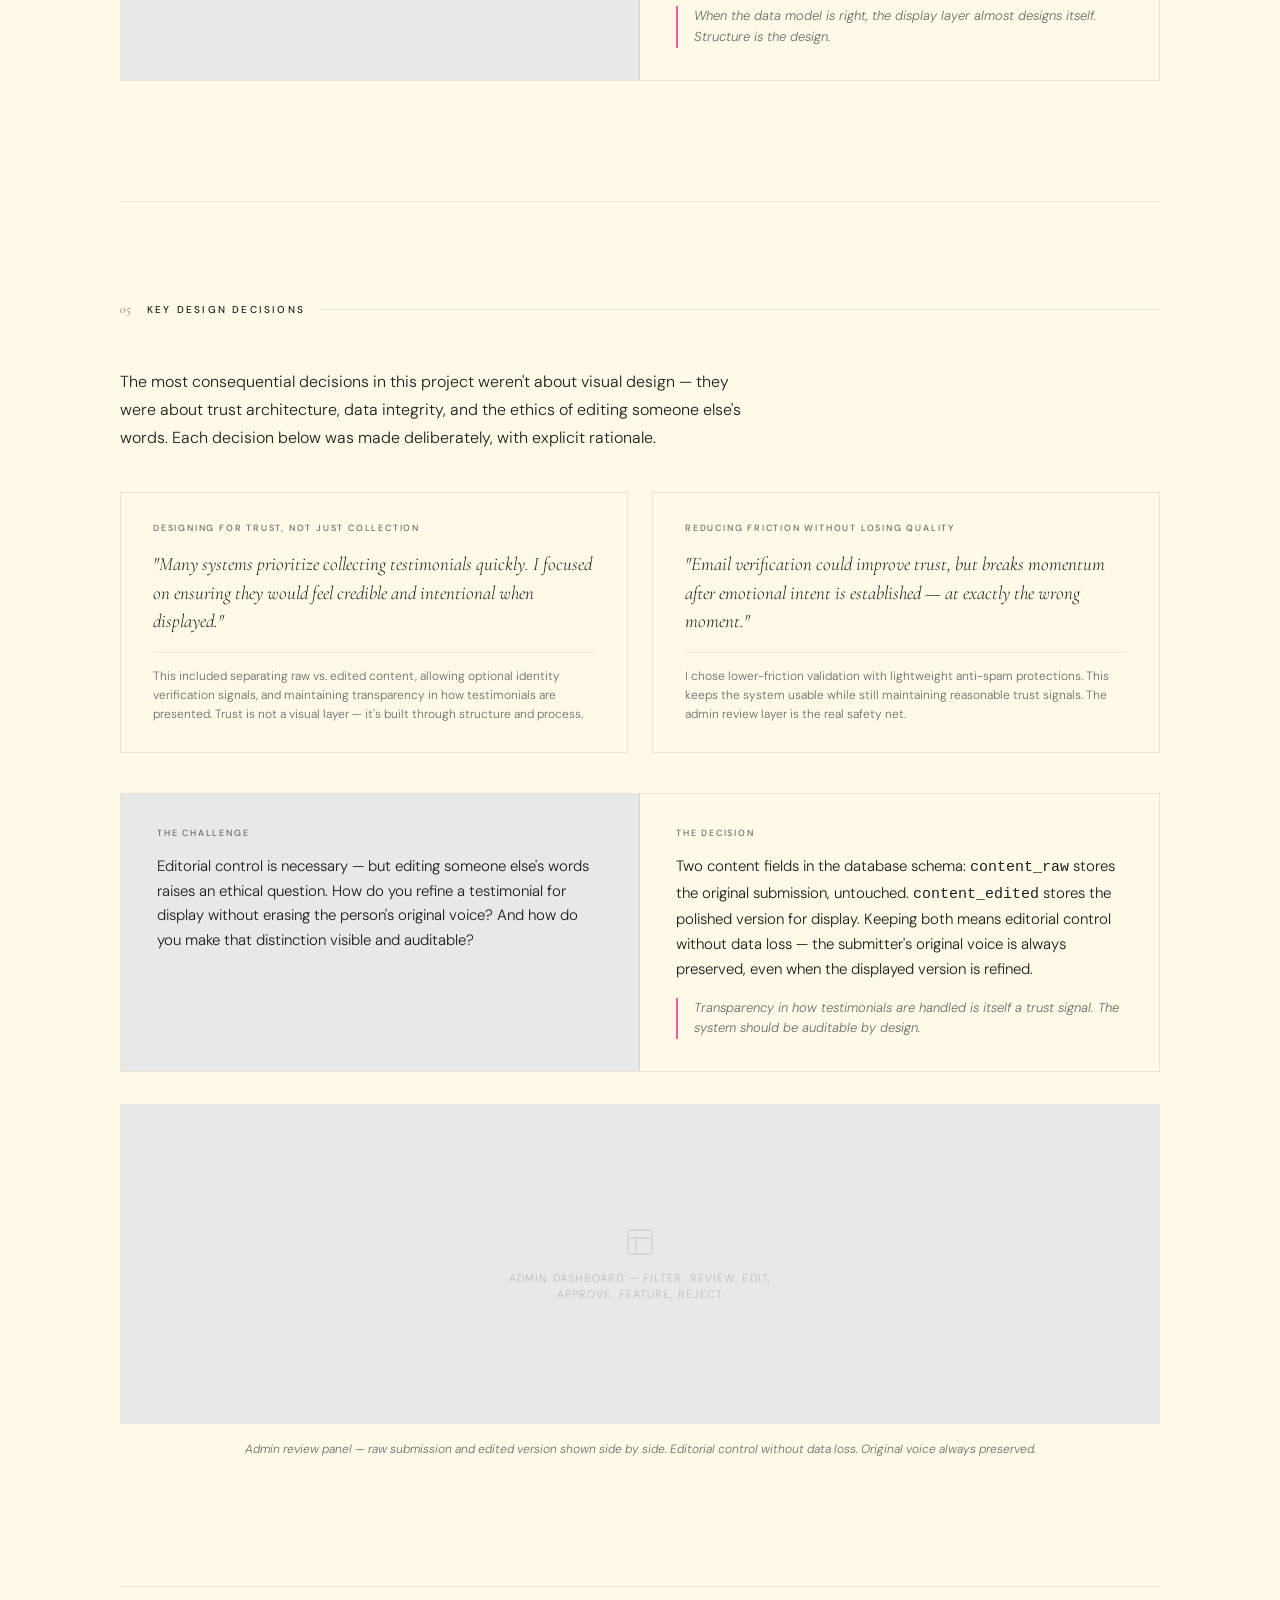
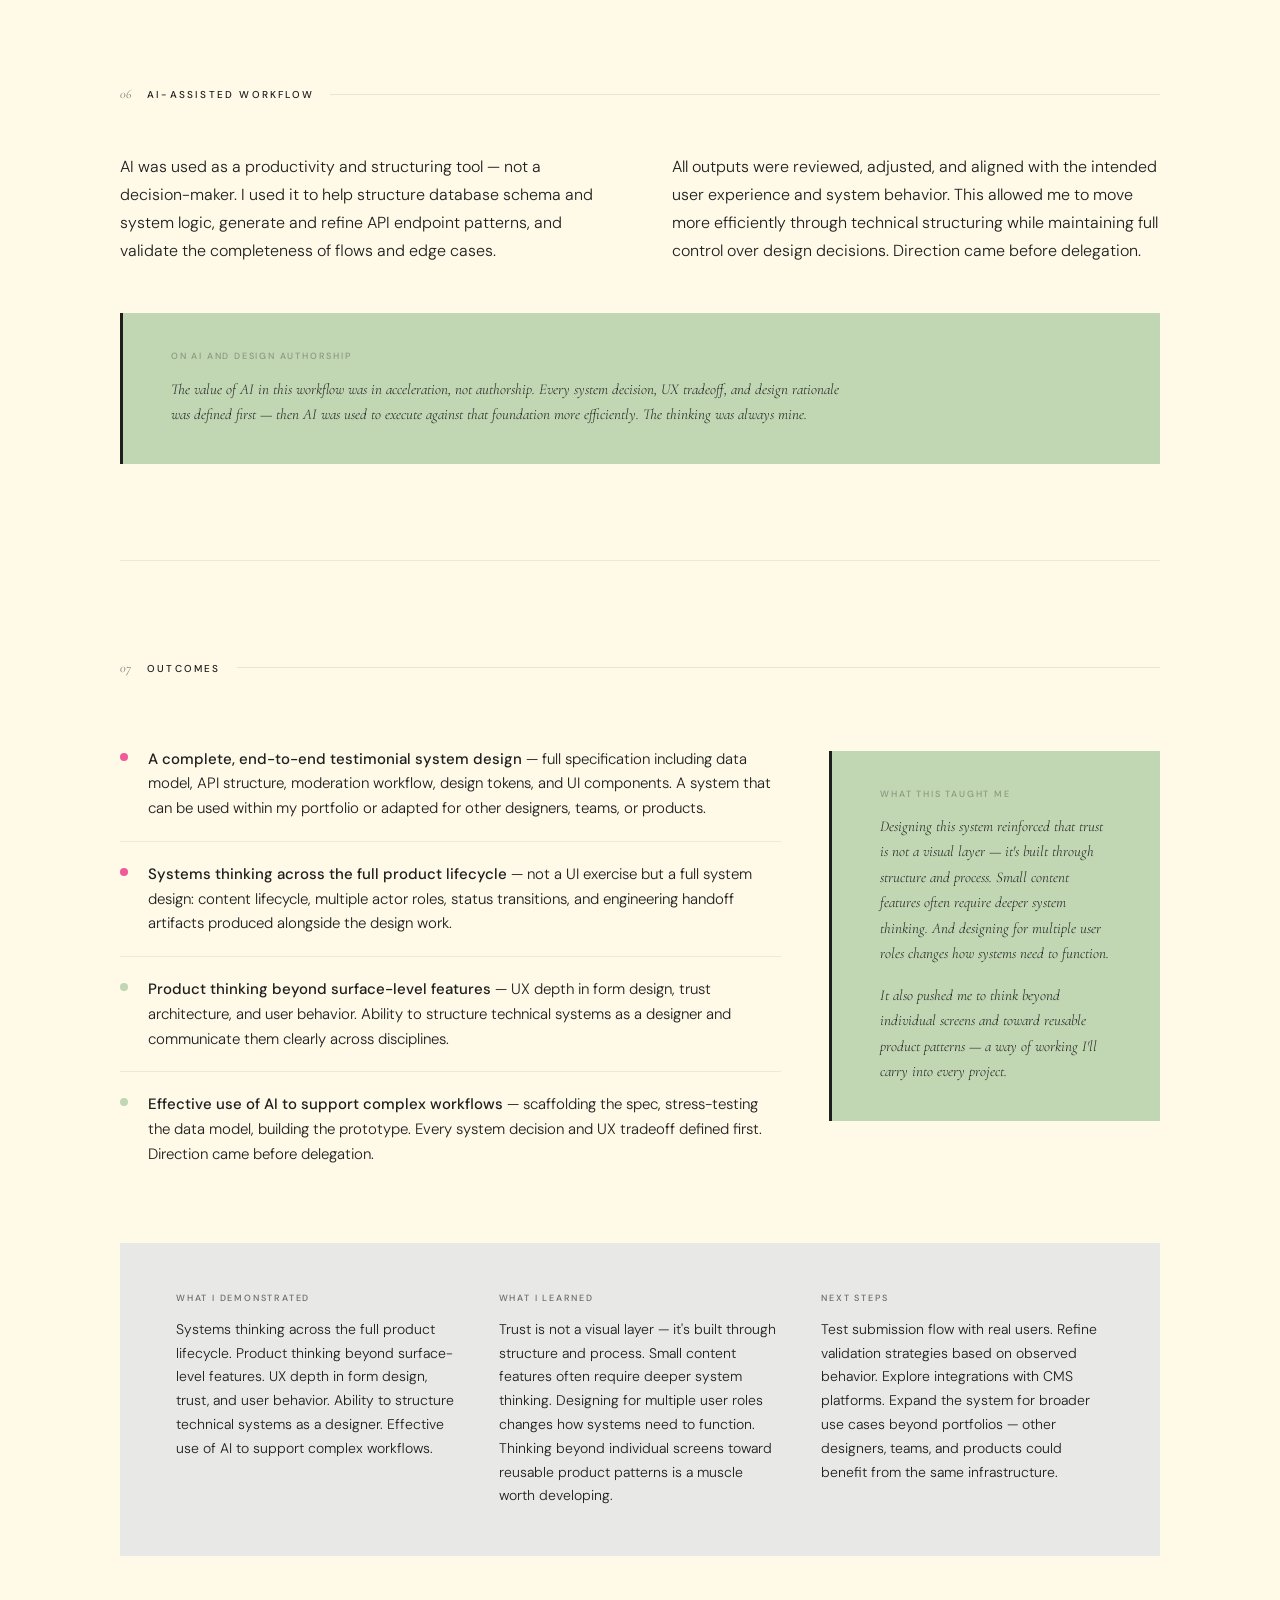
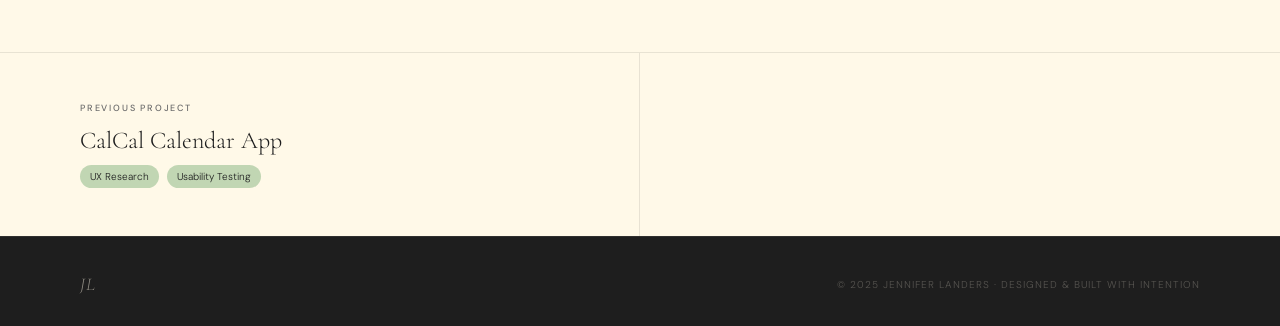
<file: testimonial2.html>
<!doctype html>
<html lang="en">
  <head>
    <meta charset="UTF-8" />
    <meta name="viewport" content="width=device-width, initial-scale=1.0" />
    <title>
      Testimonial System — Jennifer Landers · UX Designer & Researcher
    </title>
    <link rel="preconnect" href="https://fonts.googleapis.com" />
    <link
      href="https://fonts.googleapis.com/css2?family=Cormorant+Garamond:ital,wght@0,300;0,400;1,300;1,400&family=DM+Sans:wght@300;400;500&display=swap"
      rel="stylesheet"
    />
    <link rel="stylesheet" href="css/shared.css" />
    <link rel="stylesheet" href="css/case-study.css" />
  </head>
  <body>
    <div class="progress-bar" id="progressBar"></div>

    <!-- ── NAV ── -->
    <nav>
      <a href="index.html" class="nav-monogram">JL</a>
      <ul class="nav-links">
        <li><a href="index.html#work">Work</a></li>
        <li><a href="about.html">About</a></li>
        <li><a href="index.html#contact">Contact</a></li>
      </ul>
      <a href="index.html#work" class="nav-back">
        <svg
          width="16"
          height="16"
          fill="none"
          stroke="currentColor"
          stroke-width="1.5"
          viewBox="0 0 24 24"
        >
          <path d="M19 12H5M12 19l-7-7 7-7" />
        </svg>
        All Work
      </a>
    </nav>

    <!-- ══════════════════════════════════════════
       COVER
  ══════════════════════════════════════════ -->
    <div class="cover">
      <div class="cover-bg-number">04</div>

      <div class="cover-tag">
        <span class="tag">Systems Design</span>
        <span class="tag">Product Thinking</span>
        <span class="tag">Self-Initiated</span>
        <div class="divider-dot"></div>
        <span class="year">2025</span>
      </div>

      <h1 class="cover-h1">
        Testimonial System<br />— Trust &amp; Feedback<br />Infrastructure
      </h1>

      <p class="cover-hook">
        My portfolio had no structured, trustworthy way to collect and present
        feedback. What started as a personal gap quickly revealed a broader
        product problem.
      </p>

      <div class="cover-meta">
        <div class="cover-meta-item">
          <div class="cover-meta-label">Role</div>
          <div class="cover-meta-value">
            Product Designer · End-to-End System Design
          </div>
        </div>
        <div class="cover-meta-item">
          <div class="cover-meta-label">Timeline</div>
          <div class="cover-meta-value">2025</div>
        </div>
        <div class="cover-meta-item">
          <div class="cover-meta-label">Type</div>
          <div class="cover-meta-value">Self-initiated product system</div>
        </div>
        <div class="cover-meta-item">
          <div class="cover-meta-label">Deliverables</div>
          <div class="cover-meta-value">
            Data model · API structure · Moderation workflow · Design tokens ·
            UI components
          </div>
        </div>
      </div>
    </div>

    <!-- ══════════════════════════════════════════
       PAGE CONTENT
  ══════════════════════════════════════════ -->
    <div class="page-content">
      <!-- ── SECTION 01 · OVERVIEW ── -->
      <section class="fade-up">
        <div class="section-header">
          <span class="section-number">01</span>
          <span class="section-title">Overview</span>
          <div class="section-rule"></div>
        </div>

        <div class="overview-grid">
          <div class="overview-cell">
            <div class="cover-meta-label">Context</div>
            <div class="overview-text">
              A self-initiated product design project. I designed a testimonial
              system to solve a gap in my own portfolio — there was no
              structured, trustworthy way to collect and present feedback. What
              began as a personal need quickly revealed a broader problem most
              platforms quietly ignore.
            </div>
          </div>
          <div class="overview-cell">
            <div class="cover-meta-label">The Reframe</div>
            <div class="overview-text">
              Most testimonial features are treated as static content — manually
              added, lightly curated, hard to maintain. This project reframes
              testimonials as a system, not a section: a structured, scalable
              way to collect, moderate, and present feedback while balancing
              trust, usability, and flexibility.
            </div>
          </div>
          <div class="overview-cell">
            <div class="cover-meta-label">Approach</div>
            <div class="overview-text">
              Rather than designing a single interface, I approached this as a
              full system design problem. I mapped the complete lifecycle of a
              testimonial — submission, validation, storage, moderation, display
              — ensuring that each part worked together rather than solving only
              the visible front-end layer.
            </div>
          </div>
          <div class="overview-cell">
            <div class="cover-meta-label">Outcome</div>
            <div class="overview-text">
              A complete, end-to-end testimonial system design. Full
              specification including data model, API structure, moderation
              workflow, design tokens, and UI components. A system that can be
              used within my portfolio and adapted for other designers, teams,
              or products.
            </div>
          </div>
        </div>
      </section>

      <!-- ── SECTION 02 · THE PROBLEM ── -->
      <section class="fade-up">
        <div class="section-header">
          <span class="section-number">02</span>
          <span class="section-title">The Problem</span>
          <div class="section-rule"></div>
        </div>

        <div class="two-col-text" style="margin-bottom: 48px">
          <div class="prose">
            <p>
              Most platforms treat testimonials as an afterthought. There's no
              consistent way to collect them, formatting and publishing are
              manual, validation and spam protection are minimal or absent,
              there's no moderation workflow, and there's no transparency
              between edited and original content.
            </p>
            <p>
              The result is a system that is difficult to scale, hard to trust,
              and inconsistent for both users and administrators. Something that
              should build credibility ends up undermining it through its own
              structural gaps.
            </p>
          </div>
          <div class="prose">
            <p>
              The core question this project set out to answer: how might we
              design a system that makes testimonials easy to collect,
              trustworthy to display, and sustainable to manage over time?
            </p>
            <p>
              Solving that properly meant thinking beyond the UI layer — into
              content lifecycle, multiple actor types, status transitions, and
              the edge cases that don't show up until you look for them.
            </p>
          </div>
        </div>

        <div class="stats-row" style="margin: 0 0 48px">
          <div class="stat-cell">
            <div class="stat-number">5</div>
            <div class="stat-label">
              lifecycle stages mapped before opening a design tool
            </div>
          </div>
          <div class="stat-cell">
            <div class="stat-number">2</div>
            <div class="stat-label">
              distinct user types — contributor and admin — each with their own
              flows
            </div>
          </div>
          <div class="stat-cell">
            <div class="stat-number">0</div>
            <div class="stat-label">
              good solutions found when treating testimonials as static content
            </div>
          </div>
        </div>

        <div class="problem-statement">
          <div class="problem-label">Core Problem Statement</div>
          <p>
            How might we design a system that makes testimonials easy to
            collect, trustworthy to display, and sustainable to manage over
            time?
          </p>
        </div>
      </section>

      <!-- ── SECTION 03 · APPROACH ── -->
      <section class="fade-up">
        <div class="section-header">
          <span class="section-number">03</span>
          <span class="section-title">Approach</span>
          <div class="section-rule"></div>
        </div>

        <div class="two-col-text" style="margin-bottom: 48px">
          <div class="prose">
            <p>
              Rather than designing a single interface, I approached this as a
              full system design problem. That meant resisting the pull toward
              the visible layer — the form, the card, the carousel — until the
              underlying system logic was solid.
            </p>
            <p>
              I mapped the complete lifecycle of a testimonial: submission,
              validation, storage, moderation, and display. Each stage has its
              own interface requirements, its own actor, and its own failure
              modes. Designing for the empty state — before any testimonials
              exist — is where most portfolio implementations quietly fail.
            </p>
          </div>
          <div class="prose">
            <p>
              This ensured that each part of the experience worked together,
              rather than solving only the visible front-end layer. Form fields
              trace to database columns. Admin actions map to status
              transitions. Every decision connects back to the system, not just
              the screen.
            </p>
            <p>
              The decision to build a system rather than add static content also
              reflected something broader: strong system thinking paired with
              modern tooling is a force multiplier. AI was used to accelerate
              execution — scaffolding the spec, stress-testing the data model.
              Every design decision and tradeoff was defined first. Direction
              came before delegation.
            </p>
          </div>
        </div>

        <div class="research-grid">
          <div class="user-quote-card">
            <div class="quote-label">Design Tension · Trust vs. Friction</div>
            <div class="quote-text">
              "Adding strict validation could improve trust — but at the cost of
              completion rates. The question is where the real safety net
              lives."
            </div>
            <div class="quote-insight">
              I chose lower-friction validation methods with lightweight
              anti-spam protections. The admin review layer is the actual safety
              net — invisible protection at zero UX cost to the submitter.
            </div>
          </div>

          <div class="user-quote-card">
            <div class="quote-label">Design Principle · Dual Users</div>
            <div class="quote-text">
              "The system supports two completely different people doing
              completely different things — and both experiences need to be
              right."
            </div>
            <div class="quote-insight">
              Designing for both the contributor and the admin shaped the form
              structure, the moderation tools, and the display rules. Neither
              user's experience was treated as secondary.
            </div>
          </div>
        </div>

        <div class="insight-block">
          <div class="insight-label">The Approach That Mattered</div>
          <p>
            Treating content as a system rather than manually managing it means
            repeatable workflows, structured storage, and scalable logic — a
            system that grows without increasing maintenance complexity.
          </p>
        </div>
      </section>

      <!-- ── SECTION 04 · SYSTEM DESIGN ── -->
      <section class="fade-up">
        <div class="section-header">
          <span class="section-number">04</span>
          <span class="section-title">System Design</span>
          <div class="section-rule"></div>
        </div>

        <div class="process-steps">
          <div class="process-step">
            <div class="process-step-num">1</div>
            <div class="process-step-title">Submission Layer</div>
            <div class="process-step-desc">
              Structured testimonial form with optional identity fields (name,
              role, organization), privacy controls (display name vs. full
              name), and clear consent and expectation setting. Designed to
              reduce friction while maintaining credibility.
            </div>
          </div>
          <div class="process-step">
            <div class="process-step-num">2</div>
            <div class="process-step-title">Validation &amp; Trust</div>
            <div class="process-step-desc">
              Required fields for meaningful input. Optional credibility
              indicators. Anti-spam strategy using a low-friction approach. The
              key decision: balancing ease of submission with trustworthiness of
              content.
            </div>
          </div>
          <div class="process-step">
            <div class="process-step-num">3</div>
            <div class="process-step-title">Data Structure</div>
            <div class="process-step-desc">
              Defined schema supporting flexible testimonial types. Strict
              separation between raw submission data and edited display content
              — allowing refinement without losing the original voice.
            </div>
          </div>
          <div class="process-step">
            <div class="process-step-num">4</div>
            <div class="process-step-title">Moderation Workflow</div>
            <div class="process-step-desc">
              Admin dashboard for review and approval. Ability to approve, edit,
              reject, and feature testimonials. This transforms testimonials
              from static content into a fully manageable system.
            </div>
          </div>
        </div>

        <!--
          IMAGE GUIDANCE: Replace with a screenshot of your interactive
          spec HTML — the pipeline diagram view or the admin dashboard
          view works best here as a process artifact.
          alt="Testimonial system lifecycle — five stages from submission to display"
        -->
        <div class="mockup-frame">
          <div class="mockup-placeholder">
            <svg
              width="32"
              height="32"
              fill="none"
              stroke="currentColor"
              stroke-width="1"
              viewBox="0 0 24 24"
              style="opacity: 0.3"
            >
              <rect x="3" y="3" width="18" height="18" rx="2" />
              <path d="M3 9h18M9 21V9" />
            </svg>
            <span>
              Content lifecycle — Submission → Validation → Storage → Moderation
              → Display
            </span>
          </div>
        </div>
        <p class="mockup-caption">
          The full content lifecycle mapped before any UI work began. Five
          stages, two actors, one system.
        </p>

        <div class="decision-card">
          <div class="decision-card-problem">
            <div class="decision-card-label">The Challenge</div>
            <div class="decision-card-text">
              Dynamic rendering based on testimonial status — approved vs.
              featured — requires clear hierarchy and consistent formatting. How
              do you give the admin meaningful editorial control without
              building a CMS from scratch?
            </div>
          </div>
          <div class="decision-card-solution">
            <div class="decision-card-label">The Decision</div>
            <div class="decision-card-text">
              Display logic is driven entirely by the data model. An
              <code>is_featured</code> boolean controls elevated placement. A
              <code>status</code> enum governs visibility. The admin doesn't
              need to touch layout — they approve, feature, or reject, and the
              system handles presentation.
            </div>
            <div class="decision-card-highlight">
              When the data model is right, the display layer almost designs
              itself. Structure is the design.
            </div>
          </div>
        </div>
      </section>

      <!-- ── SECTION 05 · KEY DESIGN DECISIONS ── -->
      <section class="fade-up">
        <div class="section-header">
          <span class="section-number">05</span>
          <span class="section-title">Key Design Decisions</span>
          <div class="section-rule"></div>
        </div>

        <div class="prose" style="max-width: 640px; margin-bottom: 40px">
          <p>
            The most consequential decisions in this project weren't about
            visual design — they were about trust architecture, data integrity,
            and the ethics of editing someone else's words. Each decision below
            was made deliberately, with explicit rationale.
          </p>
        </div>

        <div class="research-grid" style="margin-bottom: 40px">
          <div class="user-quote-card">
            <div class="quote-label">
              Designing for Trust, Not Just Collection
            </div>
            <div class="quote-text">
              "Many systems prioritize collecting testimonials quickly. I
              focused on ensuring they would feel credible and intentional when
              displayed."
            </div>
            <div class="quote-insight">
              This included separating raw vs. edited content, allowing optional
              identity verification signals, and maintaining transparency in how
              testimonials are presented. Trust is not a visual layer — it's
              built through structure and process.
            </div>
          </div>

          <div class="user-quote-card">
            <div class="quote-label">
              Reducing Friction Without Losing Quality
            </div>
            <div class="quote-text">
              "Email verification could improve trust, but breaks momentum after
              emotional intent is established — at exactly the wrong moment."
            </div>
            <div class="quote-insight">
              I chose lower-friction validation with lightweight anti-spam
              protections. This keeps the system usable while still maintaining
              reasonable trust signals. The admin review layer is the real
              safety net.
            </div>
          </div>
        </div>

        <div class="decision-card">
          <div class="decision-card-problem">
            <div class="decision-card-label">The Challenge</div>
            <div class="decision-card-text">
              Editorial control is necessary — but editing someone else's words
              raises an ethical question. How do you refine a testimonial for
              display without erasing the person's original voice? And how do
              you make that distinction visible and auditable?
            </div>
          </div>
          <div class="decision-card-solution">
            <div class="decision-card-label">The Decision</div>
            <div class="decision-card-text">
              Two content fields in the database schema:
              <code>content_raw</code> stores the original submission,
              untouched. <code>content_edited</code>
              stores the polished version for display. Keeping both means
              editorial control without data loss — the submitter's original
              voice is always preserved, even when the displayed version is
              refined.
            </div>
            <div class="decision-card-highlight">
              Transparency in how testimonials are handled is itself a trust
              signal. The system should be auditable by design.
            </div>
          </div>
        </div>

        <!--
          IMAGE GUIDANCE: Replace with the admin dashboard screenshot
          from your spec HTML. The review panel showing raw vs. edited
          content side by side is the strongest screen to show here —
          it demonstrates the ethical design thinking clearly.
          alt="Admin dashboard — review panel with raw and edited content side by side"
        -->
        <div class="mockup-frame" style="min-height: 320px">
          <div class="mockup-placeholder">
            <svg
              width="32"
              height="32"
              fill="none"
              stroke="currentColor"
              stroke-width="1"
              viewBox="0 0 24 24"
              style="opacity: 0.3"
            >
              <rect x="3" y="3" width="18" height="18" rx="2" />
              <path d="M3 9h18M9 21V9" />
            </svg>
            <span>
              Admin dashboard — filter, review, edit, approve, feature, reject
            </span>
          </div>
        </div>
        <p class="mockup-caption">
          Admin review panel — raw submission and edited version shown side by
          side. Editorial control without data loss. Original voice always
          preserved.
        </p>
      </section>

      <!-- ── SECTION 06 · AI-ASSISTED WORKFLOW ── -->
      <section class="fade-up">
        <div class="section-header">
          <span class="section-number">06</span>
          <span class="section-title">AI-Assisted Workflow</span>
          <div class="section-rule"></div>
        </div>

        <div class="two-col-text" style="margin-bottom: 48px">
          <div class="prose">
            <p>
              AI was used as a productivity and structuring tool — not a
              decision-maker. I used it to help structure database schema and
              system logic, generate and refine API endpoint patterns, and
              validate the completeness of flows and edge cases.
            </p>
          </div>
          <div class="prose">
            <p>
              All outputs were reviewed, adjusted, and aligned with the intended
              user experience and system behavior. This allowed me to move more
              efficiently through technical structuring while maintaining full
              control over design decisions. Direction came before delegation.
            </p>
          </div>
        </div>

        <div class="insight-block">
          <div class="insight-label">On AI and Design Authorship</div>
          <p>
            The value of AI in this workflow was in acceleration, not
            authorship. Every system decision, UX tradeoff, and design rationale
            was defined first — then AI was used to execute against that
            foundation more efficiently. The thinking was always mine.
          </p>
        </div>
      </section>

      <!-- ── SECTION 07 · OUTCOMES ── -->
      <section class="fade-up">
        <div class="section-header">
          <span class="section-number">07</span>
          <span class="section-title">Outcomes</span>
          <div class="section-rule"></div>
        </div>

        <div class="outcomes-grid">
          <div class="outcomes-list">
            <div class="outcome-metric">
              <div class="outcome-dot coral"></div>
              <div class="outcome-text">
                <strong
                  >A complete, end-to-end testimonial system design</strong
                >
                — full specification including data model, API structure,
                moderation workflow, design tokens, and UI components. A system
                that can be used within my portfolio or adapted for other
                designers, teams, or products.
              </div>
            </div>

            <div class="outcome-metric">
              <div class="outcome-dot coral"></div>
              <div class="outcome-text">
                <strong
                  >Systems thinking across the full product lifecycle</strong
                >
                — not a UI exercise but a full system design: content lifecycle,
                multiple actor roles, status transitions, and engineering
                handoff artifacts produced alongside the design work.
              </div>
            </div>

            <div class="outcome-metric">
              <div class="outcome-dot"></div>
              <div class="outcome-text">
                <strong>Product thinking beyond surface-level features</strong>
                — UX depth in form design, trust architecture, and user
                behavior. Ability to structure technical systems as a designer
                and communicate them clearly across disciplines.
              </div>
            </div>

            <div class="outcome-metric">
              <div class="outcome-dot"></div>
              <div class="outcome-text">
                <strong
                  >Effective use of AI to support complex workflows</strong
                >
                — scaffolding the spec, stress-testing the data model, building
                the prototype. Every system decision and UX tradeoff defined
                first. Direction came before delegation.
              </div>
            </div>
          </div>

          <div class="insight-block" style="align-self: start">
            <div class="insight-label">What This Taught Me</div>
            <p>
              Designing this system reinforced that trust is not a visual layer
              — it's built through structure and process. Small content features
              often require deeper system thinking. And designing for multiple
              user roles changes how systems need to function.
            </p>
            <p style="margin-top: 16px">
              It also pushed me to think beyond individual screens and toward
              reusable product patterns — a way of working I'll carry into every
              project.
            </p>
          </div>
        </div>

        <div class="reflection-block">
          <div class="reflection-item">
            <div class="reflection-item-label">What I Demonstrated</div>
            <div class="reflection-item-text">
              Systems thinking across the full product lifecycle. Product
              thinking beyond surface-level features. UX depth in form design,
              trust, and user behavior. Ability to structure technical systems
              as a designer. Effective use of AI to support complex workflows.
            </div>
          </div>
          <div class="reflection-item">
            <div class="reflection-item-label">What I Learned</div>
            <div class="reflection-item-text">
              Trust is not a visual layer — it's built through structure and
              process. Small content features often require deeper system
              thinking. Designing for multiple user roles changes how systems
              need to function. Thinking beyond individual screens toward
              reusable product patterns is a muscle worth developing.
            </div>
          </div>
          <div class="reflection-item">
            <div class="reflection-item-label">Next Steps</div>
            <div class="reflection-item-text">
              Test submission flow with real users. Refine validation strategies
              based on observed behavior. Explore integrations with CMS
              platforms. Expand the system for broader use cases beyond
              portfolios — other designers, teams, and products could benefit
              from the same infrastructure.
            </div>
          </div>
        </div>
      </section>
    </div>
    <!-- /page-content -->

    <!-- ── CASE NAVIGATION ── -->
    <!--
      Testimonial System is project 04 — last in the sequence at launch.
      Previous: CalCal (calcal.html)
      No Next at launch — remove or update when Ctrl Z is added.
    -->
    <div class="case-nav">
      <a href="calcal.html" class="case-nav-item">
        <div class="case-nav-direction">Previous Project</div>
        <div class="case-nav-title">CalCal Calendar App</div>
        <div class="case-nav-tags">
          <span class="case-nav-tag">UX Research</span>
          <span class="case-nav-tag">Usability Testing</span>
        </div>
      </a>
      <!--
        NO NEXT at launch — Ctrl Z and Act for Community come later.
        When Ctrl Z is ready, replace this empty div with:
        <a href="ctrlz.html" class="case-nav-item case-nav-next">
          <div class="case-nav-direction">Next Project</div>
          <div class="case-nav-title">Ctrl Z</div>
          ...
        </a>
      -->
      <div class="case-nav-item case-nav-empty"></div>
    </div>

    <!-- ── FOOTER ── -->
    <footer>
      <a href="index.html" class="footer-monogram">JL</a>
      <span class="footer-copy"
        >© 2025 Jennifer Landers · Designed &amp; built with intention</span
      >
    </footer>

    <script src="javascript/case-study.js"></script>
  </body>
</html>
</file>
<file: css/shared.css>
/* ============================================================
   SHARED.CSS — Jennifer Landers Portfolio
   Human Systems, Warm Clarity design system.
   Tokens, reset, and components shared across all pages.
   Import this style sheet before specific ones
   ============================================================ */

/* ============================================================
   1. DESIGN TOKENS
   All colors, fonts, and spacing references live here in this file.
   creates the template
   ============================================================ */

:root {
  /* ── Colors ── */
  --cream: #fff9e8; /* Page background */
  --green: #c1d6b3; /* Tags, dots, accent fills */
  --graphite: #1e1e1e; /* Primary text, dark sections */
  --warm-gray: #e8e8e6; /* Card backgrounds, placeholders */
  --coral: #ef5a98; /* Primary CTA only */
  --mid-gray: #6b6b6b; /* Secondary text, labels */

  /* ── Typography ── */
  --serif: "Cormorant Garamond", Georgia, serif;
  --sans: "DM Sans", sans-serif;

  /* ── Spacing ── */
  --page-pad: 80px; /* Left/right padding on page content */
  --section-v: 96px; /* Top/bottom padding on major sections */
}

/* ============================================================
   2. RESET
   Normalizes browser defaults so we start from a clean slate.
   ============================================================ */

*,
*::before,
*::after {
  box-sizing: border-box;
  margin: 0;
  padding: 0;
}

/* Remove list bullets — i style lists my way */
ul,
ol {
  list-style: none;
}

/* Images and media should never overflow their containers */
img,
video,
svg {
  display: block;
  max-width: 100%;
}

/* Inherit font on form elements — browsers don't do this by default */
input,
button,
textarea,
select {
  font: inherit;
}

/* Remove default button appearance */
button {
  background: none;
  border: none;
  cursor: pointer;
}

/* ============================================================
   3. BASE STYLES
   ============================================================ */

html {
  /* Smooth scrolling for anchor links (#work, #contact) */
  scroll-behavior: smooth;
  /* Prevent layout shift from scrollbar appearing */
  overflow-y: scroll;
}

body {
  background-color: var(--cream);
  font-family: var(--sans);
  color: var(--graphite);
  font-size: 16px;
  font-weight: 300;
  line-height: 1.7;
  /* Prevents horizontal scroll from any overflowing elements */
  overflow-x: hidden;
}

/* Anchor tags inherit color by default — so style links explicitly */
a {
  color: inherit;
}

/* ============================================================
   4. FADE-UP ANIMATION — fix for js
   
   The problem: .fade-up starts invisible (opacity: 0).
   If JS doesn't run, content is permanently hidden.
   
   The solution:
   - By default, .fade-up is FULLY VISIBLE (no transform, full opacity).
   - When JS loads add later, it adds .js-loaded to <body>.
   - ONLY then do we hide .fade-up elements so JS can reveal them.
   - Result: no JS = site looks perfect. JS = adds scroll reveals.
   ============================================================ */

/* Default: visible. Works without any JavaScript. */
.fade-up {
  opacity: 1;
  transform: translateY(0);
}

/* hides elements if js */
.js-loaded .fade-up {
  opacity: 0;
  transform: translateY(16px);
  transition:
    opacity 500ms ease-in-out,
    transform 500ms ease-in-out;
}

/* revealed w js */
.js-loaded .fade-up.visible {
  opacity: 1;
  transform: translateY(0);
}

/*  reduced motion preference */
@media (prefers-reduced-motion: reduce) {
  .js-loaded .fade-up {
    opacity: 1;
    transform: translateY(0);
    transition: none;
  }
}

/* ============================================================
   5. NAVIGATION
   Fixed top nav with backdrop blur.
   Gets .scrolled class added by JS (Step 8) on scroll.
   Works perfectly without .scrolled — just doesn't shrink.
   ============================================================ */

nav {
  position: fixed;
  top: 0;
  left: 0;
  right: 0;
  z-index: 100;

  display: flex;
  justify-content: space-between;
  align-items: center;

  /* Tall padding by default */
  padding: 24px var(--page-pad);

  /* Semi-transparent cream background with blur */
  background: rgba(255, 249, 232, 0.92);
  backdrop-filter: blur(10px);
  -webkit-backdrop-filter: blur(10px); /* Safari */

  border-bottom: 1px solid rgba(30, 30, 30, 0.07);

  /* Smooth transition for  shrink on scroll */
  transition: padding 300ms ease-in-out;
}

nav.scrolled {
  padding-top: 18px;
  padding-bottom: 18px;
}

/* ── Monogram / Logo ── */
.nav-monogram {
  font-family: var(--serif);
  font-size: 20px;
  font-style: italic;
  font-weight: 300;
  color: var(--graphite);
  text-decoration: none;
  letter-spacing: 0.04em;
  /* Prevents layout shift if we swap for an image later */
  flex-shrink: 0;
}

/* ── Nav links ── */
.nav-links {
  display: flex;
  gap: 40px;
  align-items: center;
}

.nav-links a {
  font-size: 11px;
  font-weight: 400;
  letter-spacing: 0.12em;
  text-transform: uppercase;
  color: var(--mid-gray);
  text-decoration: none;
  transition: color 200ms ease-in-out;
}

.nav-links a:hover,
.nav-links a.active {
  color: var(--graphite);
}

/* ── Nav CTA button ── */
.nav-cta {
  font-size: 11px;
  font-weight: 500;
  letter-spacing: 0.12em;
  text-transform: uppercase;
  color: var(--graphite);
  text-decoration: none;
  padding: 10px 22px;
  border: 1px solid var(--graphite);
  border-radius: 6px;
  transition:
    background 220ms ease-in-out,
    color 220ms ease-in-out;
}

.nav-cta:hover {
  background: var(--graphite);
  color: var(--cream);
}

/* ============================================================
   6. BUTTONS
   Three variants:
   - btn-primary: coral filled (use sparingly — CTAs only)
   - btn-secondary: ghost with graphite border
   - btn-ghost: text-only with arrow (inline links)
   - btn-form-submit: coral filled, used inside the contact form
   ============================================================ */

/* ── Primary: coral fill ── */
.btn-primary {
  display: inline-block;
  background: var(--coral);
  color: #fff;
  font-family: var(--sans);
  font-size: 11px;
  font-weight: 500;
  letter-spacing: 0.14em;
  text-transform: uppercase;
  padding: 13px 28px;
  border-radius: 6px;
  border: none;
  cursor: pointer;
  text-decoration: none;
  transition: opacity 220ms ease-in-out;
}

.btn-primary:hover {
  opacity: 0.85;
}

/* ── Secondary: ghost with border ── */
.btn-secondary {
  display: inline-block;
  background: transparent;
  color: var(--graphite);
  font-family: var(--sans);
  font-size: 11px;
  font-weight: 500;
  letter-spacing: 0.14em;
  text-transform: uppercase;
  padding: 12px 27px;
  border-radius: 6px;
  border: 1px solid var(--graphite);
  cursor: pointer;
  text-decoration: none;
  transition:
    background 220ms ease-in-out,
    color 220ms ease-in-out;
}

.btn-secondary:hover {
  background: var(--graphite);
  color: var(--cream);
}

/* ── Ghost: text + arrow, no border ── */
.btn-ghost {
  display: inline-flex;
  align-items: center;
  gap: 8px;
  font-size: 11px;
  font-weight: 400;
  letter-spacing: 0.12em;
  text-transform: uppercase;
  color: var(--mid-gray);
  text-decoration: none;
  transition: color 200ms ease-in-out;
}

.btn-ghost:hover {
  color: var(--graphite);
}

.btn-ghost svg {
  transition: transform 200ms ease-in-out;
  flex-shrink: 0;
}

.btn-ghost:hover svg {
  transform: translateX(3px);
}

/* ── Form submit: coral fill, inline-flex for icon ── */
.btn-form-submit {
  display: inline-flex;
  align-items: center;
  gap: 10px;
  background: var(--coral);
  color: #fff;
  font-family: var(--sans);
  font-size: 11px;
  font-weight: 500;
  letter-spacing: 0.14em;
  text-transform: uppercase;
  padding: 13px 28px;
  border-radius: 6px;
  border: none;
  cursor: pointer;
  white-space: nowrap;
  flex-shrink: 0;
  transition: opacity 220ms ease-in-out;
}

.btn-form-submit:hover {
  opacity: 0.85;
}

.btn-form-submit svg {
  transition: transform 220ms ease-in-out;
  flex-shrink: 0;
}

.btn-form-submit:hover svg {
  transform: translateX(3px);
}

/* ============================================================
   7. TAGS
   Small pill labels used on project cards and about page.
   Two variants: filled (green) and outline.
   ============================================================ */

.tag {
  display: inline-block;
  background: var(--green);
  color: var(--graphite);
  font-size: 10px;
  font-weight: 500;
  letter-spacing: 0.08em;
  text-transform: uppercase;
  padding: 5px 14px;
  border-radius: 100px;
  /* Prevent tags from wrapping mid-word */
  white-space: nowrap;
}

.tag.outline {
  background: transparent;
  border: 1px solid rgba(30, 30, 30, 0.2);
}

/* ============================================================
   8. SECTION HEADER PATTERN
   Used at the top of every major section across all pages.
   
   Structure:
   <div class="section-header">
     <span class="section-number">01</span>
     <span class="section-title">Section Name</span>
     <div class="section-rule"></div>   ← expands to fill remaining space
   </div>
   ============================================================ */

.section-header {
  display: flex;
  align-items: baseline;
  gap: 16px;
  margin-bottom: 48px;
}

/* Italic serif number — e.g. "01" */
.section-number {
  font-family: var(--serif);
  font-size: 13px;
  font-style: italic;
  color: var(--mid-gray);
  /* Prevent flex shrinking */
  flex-shrink: 0;
}

/* Uppercase small caps label — e.g. "Introduction" */
.section-title {
  font-size: 10px;
  font-weight: 500;
  letter-spacing: 0.22em;
  text-transform: uppercase;
  color: var(--graphite);
  flex-shrink: 0;
}

/* Horizontal rule that fills remaining width */
.section-rule {
  flex: 1;
  height: 1px;
  background: rgba(30, 30, 30, 0.1);
  /* Align with text baseline */
  align-self: center;
}

/* ============================================================
   9. INSIGHT BLOCK
   Used in case study research sections.
   Green background with left graphite border.
   
   Structure:
   <div class="insight-block">
     <div class="insight-label">Key Research Finding</div>
     <p>The insight text goes here.</p>
   </div>
   ============================================================ */

.insight-block {
  background: var(--green);
  padding: 32px 40px;
  border-left: 3px solid var(--graphite);
}

.insight-block .insight-label {
  font-size: 9px;
  font-weight: 500;
  letter-spacing: 0.2em;
  text-transform: uppercase;
  color: rgba(30, 30, 30, 0.55);
  margin-bottom: 12px;
}

.insight-block p {
  font-family: var(--serif);
  font-size: 22px;
  font-style: italic;
  font-weight: 300;
  line-height: 1.5;
  color: var(--graphite);
}

/* ============================================================
   10. FOOTER
   Dark graphite bar, sits below all page content.
   Logo/monogram left, copyright right.
   ============================================================ */

footer {
  background: var(--graphite);
  border-top: 1px solid rgba(255, 249, 232, 0.08);
  padding: 32px var(--page-pad);
  display: flex;
  justify-content: space-between;
  align-items: center;
}

/* Monogram or logo in footer — lighter than page version */
.footer-monogram {
  font-family: var(--serif);
  font-size: 18px;
  font-style: italic;
  font-weight: 300;
  color: rgba(255, 249, 232, 0.5);
  text-decoration: none;
  letter-spacing: 0.04em;
  transition: color 200ms ease-in-out;
}

.footer-monogram:hover {
  color: rgba(255, 249, 232, 0.8);
}

.footer-copy {
  font-size: 10px;
  letter-spacing: 0.1em;
  text-transform: uppercase;
  color: rgba(255, 249, 232, 0.25);
}

/* ============================================================
   11. SHARED RESPONSIVE BREAKPOINTS
   Page-specific breakpoints live in their own CSS files.
   Only nav and footer — which appear on every page — live here.
   ============================================================ */

@media (max-width: 960px) {
  :root {
    /* Reduce page padding on smaller screens */
    --page-pad: 32px;
  }

  nav,
  nav.scrolled {
    padding: 20px var(--page-pad);
  }

  /* Hide nav links on mobile — hamburger menu later */
  /* mobil */
  .nav-links {
    display: none;
  }

  footer {
    flex-direction: column;
    gap: 12px;
    text-align: center;
    padding: 24px var(--page-pad);
  }
}
</file>
<file: css/index.css>
/* ============================================================
   INDEX.CSS — Homepage
   load shared.css first
   
   Breakpoints:
   Base:              0px+    (mobile, single column)
   Small tablet:      640px+  (some 2-col grids)
   Desktop:           960px+  (full layouts)
   Large:             1200px+ (max widths, generous spacing)
   ============================================================ */

/* ============================================================
   1. HERO
   Mobile: stacked, single column.
   Desktop: 2-col grid, left content / right descriptor.
   The ghost letterform only appears at desktop — too large for mobile.
   ============================================================ */

.hero {
  /* Push content below fixed nav. On mobile the nav is ~64px tall. */
  padding-top: 100px;
  padding-bottom: 64px;
  padding-left: var(--page-pad);
  padding-right: var(--page-pad);

  /* Mobile: single column stack */
  display: flex;
  flex-direction: column;
  gap: 48px;

  border-bottom: 1px solid rgba(30, 30, 30, 0.1);
  position: relative;
  overflow: hidden;
}

/* Ghost "L" background — decorative, desktop only */
/* Hidden on mobile */
.hero::before {
  content: none;
}

/* ── Hero left: eyebrow, H1, sub, buttons ── */
.hero-left {
  position: relative;
  z-index: 1;
}

.hero-eyebrow {
  font-size: 10px;
  font-weight: 500;
  letter-spacing: 0.24em;
  text-transform: uppercase;
  color: var(--mid-gray);
  margin-bottom: 24px;

  /* Short horizontal rule before the text */
  display: flex;
  align-items: center;
  gap: 12px;
}

.hero-eyebrow::before {
  content: "";
  display: block;
  width: 32px;
  height: 1px;
  background: var(--mid-gray);
  flex-shrink: 0;
}

.hero-h1 {
  font-family: var(--serif);
  /* Mobile: smaller but still impactful */
  font-size: clamp(44px, 10vw, 96px);
  font-weight: 300;
  line-height: 1;
  letter-spacing: -0.02em;
  margin-bottom: 28px;
}

.hero-h1 em {
  font-style: italic;
  /* Italic word in lighter mid-gray */
  color: var(--mid-gray);
}

.hero-sub {
  font-size: 16px;
  font-weight: 300;
  color: var(--mid-gray);
  line-height: 1.7;
  max-width: 480px;
  margin-bottom: 40px;
}

.hero-actions {
  display: flex;
  gap: 16px;
  align-items: center;
  flex-wrap: wrap;
}

/* ── Hero right: descriptor list + availability ── */
.hero-right {
  position: relative;
  z-index: 1;
  display: flex;
  flex-direction: column;
  gap: 24px;
}

.hero-descriptor-label {
  font-size: 9px;
  font-weight: 500;
  letter-spacing: 0.2em;
  text-transform: uppercase;
  color: var(--mid-gray);
  margin-bottom: 16px;
}

.descriptor-list {
  display: flex;
  flex-direction: column;
  gap: 10px;
}

.descriptor-list li {
  font-family: var(--serif);
  font-size: clamp(18px, 3vw, 22px);
  font-weight: 300;
  font-style: italic;
  color: var(--graphite);
  line-height: 1.2;
  display: flex;
  align-items: center;
}

/* Green dot after each descriptor */
.descriptor-list li span {
  display: inline-block;
  width: 6px;
  height: 6px;
  border-radius: 50%;
  background: var(--green);
  margin-left: 10px;
  flex-shrink: 0;
}

/* Availability pill */
.hero-availability {
  display: inline-flex;
  align-items: center;
  gap: 10px;
  padding: 12px 20px;
  border: 1px solid rgba(30, 30, 30, 0.1);
  border-radius: 100px;
  align-self: flex-start;
}

.availability-dot {
  width: 8px;
  height: 8px;
  border-radius: 50%;
  background: var(--green);
  flex-shrink: 0;
  /* Subtle pulse — CSS only, no JS needed */
  box-shadow: 0 0 0 3px rgba(193, 214, 179, 0.3);
  animation: pulse 2.5s ease-in-out infinite;
}

@keyframes pulse {
  0%,
  100% {
    box-shadow: 0 0 0 3px rgba(193, 214, 179, 0.3);
  }
  50% {
    box-shadow: 0 0 0 7px rgba(193, 214, 179, 0.1);
  }
}

/* Pause animation for reduced motion users */
@media (prefers-reduced-motion: reduce) {
  .availability-dot {
    animation: none;
  }
}

.availability-text {
  font-size: 11px;
  font-weight: 400;
  letter-spacing: 0.08em;
  color: var(--mid-gray);
}

/* ── Hero: desktop layout ── */
@media (min-width: 960px) {
  .hero {
    /* Switch to 2-column grid */
    display: grid;
    grid-template-columns: 1fr 1fr;
    align-items: end;
    gap: 80px;

    /* Taller padding have more room */
    padding-top: 160px;
    padding-bottom: 96px;

    /* Min-height ensures the hero fills the viewport */
    min-height: 100vh;
  }

  /* Ghost letterform — only shown at desktop where it fits */
  .hero::before {
    content: "L";
    position: absolute;
    bottom: -60px;
    right: -20px;
    font-family: var(--serif);
    font-size: 480px;
    font-style: italic;
    font-weight: 300;
    color: rgba(30, 30, 30, 0.03);
    line-height: 1;
    pointer-events: none;
    user-select: none;
  }

  /* Descriptor list aligns to the right on desktop */
  .hero-right {
    align-items: flex-end;
  }

  .hero-descriptor-label {
    text-align: right;
  }

  .descriptor-list {
    align-items: flex-end;
  }
}

/* ============================================================
   2. WORK SECTION
   Mobile: everything stacked.
   Desktop: featured card is 2-col, work grid is 2-col.
   ============================================================ */

#work {
  padding: 64px var(--page-pad);
}

@media (min-width: 960px) {
  #work {
    padding: 96px var(--page-pad);
  }
}

/* ── Work section header ── */
.work-header {
  display: flex;
  /* Mobile: stack label and count */
  flex-direction: column;
  gap: 8px;
  margin-bottom: 40px;
}

.work-header-left {
  display: flex;
  align-items: baseline;
  gap: 16px;
}

.work-header-right {
  font-size: 12px;
  color: var(--mid-gray);
}

@media (min-width: 640px) {
  .work-header {
    /* Side by side on wider screens */
    flex-direction: row;
    justify-content: space-between;
    align-items: baseline;
    margin-bottom: 56px;
  }
}

/* ── Featured card ── */
.featured-card {
  display: flex;
  /* Mobile: single column — image on top, content below */
  flex-direction: column;

  border: 1px solid rgba(30, 30, 30, 0.1);
  margin-bottom: 16px;
  text-decoration: none;
  color: inherit;
  position: relative;
  overflow: hidden;
  transition: border-color 250ms ease-in-out;
}

.featured-card:hover {
  border-color: var(--graphite);
}

/* Image area */
.featured-img {
  background: var(--warm-gray);
  /* Mobile: fixed height image area */
  min-height: 280px;
  overflow: hidden;
  position: relative;
}

.featured-img-fill {
  width: 100%;
  height: 100%;
  min-height: 280px;
  background: var(--warm-gray);
  display: flex;
  align-items: center;
  justify-content: center;
  /* Scale on hover — CSS only */
  transition: transform 600ms ease-in-out;
}

.featured-card:hover .featured-img-fill {
  transform: scale(1.02);
}

.img-placeholder-text {
  font-size: 10px;
  letter-spacing: 0.16em;
  text-transform: uppercase;
  color: var(--mid-gray);
  opacity: 0.5;
}

/* "Featured" badge */
.featured-card-label {
  position: absolute;
  top: 20px;
  left: 20px;
  font-size: 9px;
  font-weight: 500;
  letter-spacing: 0.18em;
  text-transform: uppercase;
  color: var(--graphite);
  background: var(--green);
  padding: 5px 12px;
  border-radius: 100px;
}

/* Content area */
.featured-content {
  padding: 36px 32px;
  display: flex;
  flex-direction: column;
  justify-content: space-between;
  gap: 32px;
  background: var(--cream);
}

.featured-tags {
  display: flex;
  gap: 8px;
  flex-wrap: wrap;
  margin-bottom: 20px;
}

/* Card tags — slightly smaller than page-level tags */
.card-tag {
  display: inline-block;
  background: var(--green);
  color: var(--graphite);
  font-size: 9px;
  font-weight: 500;
  letter-spacing: 0.1em;
  text-transform: uppercase;
  padding: 4px 12px;
  border-radius: 100px;
  white-space: nowrap;
}

.card-tag.outline {
  background: transparent;
  border: 1px solid rgba(30, 30, 30, 0.15);
}

.featured-title {
  font-family: var(--serif);
  font-size: clamp(28px, 4vw, 48px);
  font-weight: 300;
  line-height: 1.1;
  letter-spacing: -0.01em;
  margin-bottom: 16px;
}

.featured-desc {
  font-size: 15px;
  color: var(--mid-gray);
  line-height: 1.7;
  margin-bottom: 0;
}

/* Meta strip: Role / Team / Year */
.featured-meta {
  display: flex;
  /* Mobile: wrap if needed */
  flex-wrap: wrap;
  gap: 24px;
  padding-top: 24px;
  border-top: 1px solid rgba(30, 30, 30, 0.08);
}

.featured-meta-label {
  font-size: 9px;
  font-weight: 500;
  letter-spacing: 0.18em;
  text-transform: uppercase;
  color: var(--mid-gray);
  margin-bottom: 4px;
}

.featured-meta-value {
  font-size: 12px;
  color: var(--graphite);
}

/* Arrow icon — bottom right corner */
.featured-card-arrow {
  position: absolute;
  bottom: 32px;
  right: 32px;
  color: var(--graphite);
  transition: transform 250ms ease-in-out;
  /* Hidden on mobile — not enough space */
  display: none;
}

.featured-card:hover .featured-card-arrow {
  transform: translate(4px, -4px);
}

@media (min-width: 960px) {
  .featured-card {
    /* Desktop: side-by-side — image left, content right */
    display: grid;
    grid-template-columns: 1fr 1fr;
  }

  .featured-img {
    /* Full height on desktop */
    min-height: 480px;
  }

  .featured-img-fill {
    min-height: 480px;
  }

  .featured-content {
    /* More breathing room on desktop */
    padding: 52px 48px;
  }

  .featured-card-arrow {
    /* Show arrow on desktop */
    display: block;
    bottom: 48px;
    right: 48px;
  }
}

/* ── Work grid: smaller cards ── */
.work-grid {
  /* Mobile: single column */
  display: grid;
  grid-template-columns: 1fr;
  gap: 16px;
}

@media (min-width: 640px) {
  .work-grid {
    /* 2 columns from tablet up */
    grid-template-columns: 1fr 1fr;
  }
}

.work-card {
  border: 1px solid rgba(30, 30, 30, 0.1);
  text-decoration: none;
  color: inherit;
  display: flex;
  flex-direction: column;
  overflow: hidden;
  position: relative;
  transition: border-color 250ms ease-in-out;
}

.work-card:hover {
  border-color: var(--graphite);
}

/* Image area */
.work-card-img {
  /* Mobile: shorter image */
  height: 220px;
  overflow: hidden;
  background: var(--warm-gray);
}

.work-card-img-inner {
  width: 100%;
  height: 100%;
  background: var(--warm-gray);
  display: flex;
  align-items: center;
  justify-content: center;
  transition: transform 600ms ease-in-out;
}

/* Subtle background color variation per card */
.work-card:nth-child(2) .work-card-img-inner {
  background: #d8e8d0;
}
.work-card:nth-child(3) .work-card-img-inner {
  background: #eae4d4;
}

.work-card:hover .work-card-img-inner {
  transform: scale(1.02);
}

@media (min-width: 960px) {
  .work-card-img {
    height: 280px;
  }
}

/* Content area */
.work-card-body {
  padding: 28px 28px 32px;
  display: flex;
  flex-direction: column;
  gap: 10px;
  flex: 1;
  background: var(--cream);
}

@media (min-width: 960px) {
  .work-card-body {
    padding: 32px 36px 36px;
  }
}

.work-card-tags {
  display: flex;
  gap: 8px;
  flex-wrap: wrap;
}

.work-card-title {
  font-family: var(--serif);
  font-size: clamp(22px, 3vw, 28px);
  font-weight: 300;
  line-height: 1.15;
  letter-spacing: -0.01em;
}

.work-card-desc {
  font-size: 13px;
  color: var(--mid-gray);
  line-height: 1.65;
}

/* Footer: year + arrow */
.work-card-footer {
  display: flex;
  justify-content: space-between;
  align-items: center;
  padding-top: 16px;
  border-top: 1px solid rgba(30, 30, 30, 0.07);
  margin-top: auto;
}

.work-card-year {
  font-size: 11px;
  color: var(--mid-gray);
  letter-spacing: 0.06em;
}

.work-card-arrow {
  color: var(--mid-gray);
  transition: transform 250ms ease-in-out;
}

.work-card:hover .work-card-arrow {
  transform: translate(3px, -3px);
}

/* ============================================================
   3. ABOUT BLURB
   Mobile: single column stack.
   Desktop: 2-col grid — headline left, prose + grid right.
   ============================================================ */

#about-blurb {
  padding: 64px var(--page-pad);
  border-top: 1px solid rgba(30, 30, 30, 0.08);

  /* Mobile: single column */
  display: flex;
  flex-direction: column;
  gap: 40px;
}

@media (min-width: 960px) {
  #about-blurb {
    /* Desktop: 2-col grid */
    display: grid;
    grid-template-columns: 1fr 1fr;
    gap: 80px;
    align-items: center;
    padding: 96px var(--page-pad);
  }
}

.about-blurb-eyebrow {
  font-size: 10px;
  font-weight: 500;
  letter-spacing: 0.22em;
  text-transform: uppercase;
  color: var(--mid-gray);
  margin-bottom: 20px;
}

.about-blurb-h2 {
  font-family: var(--serif);
  font-size: clamp(32px, 5vw, 52px);
  font-weight: 300;
  line-height: 1.12;
  letter-spacing: -0.015em;
  margin-bottom: 28px;
}

.about-blurb-h2 em {
  font-style: italic;
  color: var(--mid-gray);
}

/* "Full Story →" underline link */
.about-blurb-link {
  display: inline-flex;
  align-items: center;
  gap: 10px;
  font-size: 11px;
  font-weight: 500;
  letter-spacing: 0.14em;
  text-transform: uppercase;
  color: var(--graphite);
  text-decoration: none;
  border-bottom: 1px solid var(--graphite);
  padding-bottom: 2px;
  transition: opacity 200ms ease-in-out;
}

.about-blurb-link:hover {
  opacity: 0.55;
}

.about-blurb-link svg {
  transition: transform 200ms ease-in-out;
  flex-shrink: 0;
}

.about-blurb-link:hover svg {
  transform: translateX(3px);
}

/* Right column: paragraphs + capability grid */
.about-blurb-p {
  font-size: 16px;
  font-weight: 300;
  color: var(--graphite);
  line-height: 1.8;
  margin-bottom: 20px;
}

.about-blurb-p:last-of-type {
  margin-bottom: 28px;
}

/* Capability grid: 2-col bordered cells */
.about-capabilities {
  display: grid;
  grid-template-columns: 1fr 1fr;
  border: 1px solid rgba(30, 30, 30, 0.1);
}

.capability-item {
  padding: 14px 16px;
  border-right: 1px solid rgba(30, 30, 30, 0.1);
  border-bottom: 1px solid rgba(30, 30, 30, 0.1);
  font-size: 12px;
  color: var(--mid-gray);
  display: flex;
  align-items: center;
  gap: 10px;
  line-height: 1.4;
}

/* Remove right border from even items (right column) */
.capability-item:nth-child(2n) {
  border-right: none;
}

/* Remove bottom border from last two items */
.capability-item:nth-last-child(-n + 2) {
  border-bottom: none;
}

.capability-dot {
  width: 5px;
  height: 5px;
  border-radius: 50%;
  background: var(--green);
  flex-shrink: 0;
}

/* ============================================================
   4. CONTACT SECTION
   Mobile: single column — headline/links above, form below.
   Desktop: 2-col — headline/links left, form right.
   Dark graphite background.
   ============================================================ */

#contact {
  background: var(--graphite);
  padding: 64px var(--page-pad);

  /* Mobile: single column */
  display: flex;
  flex-direction: column;
  gap: 48px;
}

@media (min-width: 960px) {
  #contact {
    /* Desktop: 2-col grid */
    display: grid;
    grid-template-columns: 1fr 1fr;
    gap: 80px;
    align-items: start;
    padding: 96px var(--page-pad);
  }
}

/* ── Left column: headline + direct links ── */
.contact-left {
  display: flex;
  flex-direction: column;
  gap: 40px;
}

.contact-eyebrow {
  font-size: 10px;
  font-weight: 500;
  letter-spacing: 0.22em;
  text-transform: uppercase;
  color: rgba(255, 249, 232, 0.4);
  margin-bottom: 20px;
}

.contact-h2 {
  font-family: var(--serif);
  font-size: clamp(32px, 5vw, 56px);
  font-weight: 300;
  line-height: 1.1;
  letter-spacing: -0.015em;
  color: var(--cream);
  margin-bottom: 16px;
}

.contact-h2 em {
  font-style: italic;
  color: rgba(255, 249, 232, 0.45);
}

.contact-p {
  font-size: 15px;
  font-weight: 300;
  color: rgba(255, 249, 232, 0.55);
  line-height: 1.75;
}

/* Direct links: email, LinkedIn, resume */
.contact-links {
  display: flex;
  flex-direction: column;
}

.contact-links-label {
  font-size: 9px;
  font-weight: 500;
  letter-spacing: 0.22em;
  text-transform: uppercase;
  color: rgba(255, 249, 232, 0.3);
  margin-bottom: 12px;
}

.contact-link {
  display: flex;
  align-items: center;
  justify-content: space-between;
  padding: 16px 20px;
  border: 1px solid rgba(255, 249, 232, 0.08);
  text-decoration: none;
  /* Overlap borders between items */
  margin-bottom: -1px;
  transition:
    border-color 220ms ease-in-out,
    background 220ms ease-in-out;
}

/* Last link: add bottom margin back */
.contact-link:last-child {
  margin-bottom: 0;
}

.contact-link:hover {
  border-color: rgba(255, 249, 232, 0.28);
  background: rgba(255, 249, 232, 0.04);
  /* Bring hovered item above adjacent items */
  position: relative;
  z-index: 1;
}

.contact-link:hover .contact-link-arrow {
  transform: translate(3px, -3px);
}

.contact-link-left {
  display: flex;
  flex-direction: column;
  gap: 4px;
}

.contact-link-label {
  font-size: 9px;
  font-weight: 500;
  letter-spacing: 0.18em;
  text-transform: uppercase;
  color: rgba(255, 249, 232, 0.3);
}

.contact-link-value {
  font-size: 14px;
  color: var(--cream);
  font-weight: 300;
  /* Allow long email to wrap on tiny screens */
  word-break: break-all;
}

.contact-link-arrow {
  color: rgba(255, 249, 232, 0.35);
  transition: transform 220ms ease-in-out;
  flex-shrink: 0;
  margin-left: 12px;
}

/* ── Right column: contact form ── */
.contact-right {
  padding-top: 0;
}

@media (min-width: 960px) {
  /* Slight visual alignment with left column content */
  .contact-right {
    padding-top: 8px;
  }
}

.contact-form-label {
  font-size: 9px;
  font-weight: 500;
  letter-spacing: 0.22em;
  text-transform: uppercase;
  color: rgba(255, 249, 232, 0.3);
  margin-bottom: 24px;
}

/* Form layout */
.contact-form {
  display: flex;
  flex-direction: column;
  gap: 20px;
}

/* Name + email on same row at tablet+ */
.form-row {
  display: flex;
  flex-direction: column;
  gap: 20px;
}

@media (min-width: 640px) {
  .form-row {
    display: grid;
    grid-template-columns: 1fr 1fr;
    gap: 16px;
  }
}

.form-field {
  display: flex;
  flex-direction: column;
  gap: 8px;
  position: relative;
}

/* Form labels */
.form-field label {
  font-size: 9px;
  font-weight: 500;
  letter-spacing: 0.18em;
  text-transform: uppercase;
  color: rgba(255, 249, 232, 0.35);
}

/* All form inputs, textarea, select */
.form-field input,
.form-field textarea,
.form-field select {
  background: rgba(255, 249, 232, 0.04);
  border: 1px solid rgba(255, 249, 232, 0.12);
  border-radius: 6px;
  padding: 12px 16px;
  font-family: var(--sans);
  font-size: 14px;
  font-weight: 300;
  color: var(--cream);
  outline: none;
  width: 100%;
  /* Remove iOS/Android default styling */
  -webkit-appearance: none;
  appearance: none;
  transition:
    border-color 200ms ease-in-out,
    background 200ms ease-in-out;
}

/* Select arrow — custom since we removed default */
.form-field select {
  background-image: url("data:image/svg+xml,%3Csvg xmlns='http://www.w3.org/2000/svg' width='12' height='12' fill='none' stroke='rgba(255,249,232,0.4)' stroke-width='1.5' viewBox='0 0 24 24'%3E%3Cpath d='M6 9l6 6 6-6'/%3E%3C/svg%3E");
  background-repeat: no-repeat;
  background-position: right 16px center;
  padding-right: 40px;
  cursor: pointer;
}

/* Select options (browser-styled, limited control) */
.form-field select option {
  background: var(--graphite);
  color: var(--cream);
}

/* Placeholder text */
.form-field input::placeholder,
.form-field textarea::placeholder {
  color: rgba(255, 249, 232, 0.2);
}

/* Focus state: brighter border, slightly lighter bg */
.form-field input:focus,
.form-field textarea:focus,
.form-field select:focus {
  border-color: rgba(255, 249, 232, 0.4);
  background: rgba(255, 249, 232, 0.07);
}

/* Textarea: taller than inputs, user can resize vertically */
.form-field textarea {
  resize: vertical;
  min-height: 120px;
  line-height: 1.6;
}

/* Error state — JS adds .has-error to the .form-field wrapper */
.form-field.has-error input,
.form-field.has-error textarea,
.form-field.has-error select {
  border-color: var(--coral);
}

/* Error message: hidden by default, shown when .has-error present */
.form-error-msg {
  font-size: 10px;
  color: var(--coral);
  /* Hidden until error occurs */
  display: none;
}

.form-field.has-error .form-error-msg {
  display: block;
}

/* Submit row: note text + button */
.form-submit-row {
  display: flex;
  align-items: center;
  justify-content: space-between;
  gap: 16px;
  padding-top: 8px;
  flex-wrap: wrap;
}

.form-note {
  font-size: 11px;
  color: rgba(255, 249, 232, 0.25);
  line-height: 1.5;
}

/* Form success state */
.contact-form-wrap {
  position: relative;
}

.form-success {
  /* Hidden by default — JS adds .visible in Step 8 */
  display: none;
  flex-direction: column;
  gap: 16px;
  padding: 40px;
  border: 1px solid rgba(193, 214, 179, 0.25);
  background: rgba(193, 214, 179, 0.05);
}

.form-success.visible {
  display: flex;
}

.form-success-icon {
  width: 40px;
  height: 40px;
  border-radius: 50%;
  background: rgba(193, 214, 179, 0.12);
  display: flex;
  align-items: center;
  justify-content: center;
  color: var(--green);
}

.form-success h3 {
  font-family: var(--serif);
  font-size: 24px;
  font-weight: 300;
  font-style: italic;
  color: var(--cream);
  line-height: 1.3;
}

.form-success p {
  font-size: 13px;
  color: rgba(255, 249, 232, 0.45);
  line-height: 1.65;
}
</file>
<file: css/about.css>
/* ============================================================
   ABOUT.CSS — About Page
   Mobile-first. Requires shared.css loaded before this.

   Breakpoints:
   Base:          0px+    (mobile, single column)
   Small tablet:  640px+  (lens grid goes 2-col)
   Desktop:       960px+  (full 2-col layouts throughout)
   Large:         1200px+ (max-width and generous spacing)
   ============================================================ */

/* ============================================================
   1. PAGE WRAPPER
   Centers content and sets horizontal padding.
   Max-width prevents lines from becoming too long on
   ultra-wide screens.
   ============================================================ */

.page {
  max-width: 1200px;
  margin: 0 auto;
  padding: 0 var(--page-pad);
}

/* ============================================================
   2. HERO
   Mobile: single column stack — headline above, portrait below.
   Desktop: 2-col grid, headline left, portrait right,
            both aligned to the bottom edge.
   ============================================================ */

.hero {
  /* Push below fixed nav */
  padding-top: 120px;
  padding-bottom: 64px;

  /* Mobile: single column */
  display: flex;
  flex-direction: column;
  gap: 48px;

  border-bottom: 1px solid rgba(30, 30, 30, 0.1);
}

@media (min-width: 960px) {
  .hero {
    /* Desktop: 2-col, bottom-aligned */
    display: grid;
    grid-template-columns: 1fr 1fr;
    gap: 80px;
    align-items: end;
    padding-top: 160px;
    padding-bottom: 96px;
  }
}

/* ── Hero label: "About" eyebrow ── */
.hero-label {
  font-size: 10px;
  font-weight: 500;
  letter-spacing: 0.22em;
  text-transform: uppercase;
  color: var(--mid-gray);
  margin-bottom: 24px;
}

/* ── Hero H1 ── */
.hero-h1 {
  font-family: var(--serif);
  /* Mobile: readable but not overwhelming */
  font-size: clamp(36px, 8vw, 64px);
  font-weight: 300;
  line-height: 1.1;
  letter-spacing: -0.015em;
  margin-bottom: 36px;
}

.hero-h1 em {
  font-style: italic;
  color: var(--mid-gray);
}

/* ── Hero tags ── */
.hero-tags {
  display: flex;
  gap: 8px;
  flex-wrap: wrap;
}

/* ── Hero right: portrait + note ── */
.hero-right {
  display: flex;
  flex-direction: column;
  gap: 16px;
  /* Mobile: align portrait to left */
  align-items: flex-start;
}

@media (min-width: 960px) {
  .hero-right {
    /* Desktop: align portrait to right edge */
    align-items: flex-end;
  }
}

/* Portrait frame — placeholder until photo is added */
.portrait-frame {
  width: 100%;
  /* Mobile: shorter portrait, full width */
  max-width: 280px;
  aspect-ratio: 4 / 5;
  background: var(--warm-gray);
  position: relative;
  overflow: hidden;
}

@media (min-width: 960px) {
  .portrait-frame {
    /* Desktop: slightly larger */
    max-width: 360px;
  }
}

/*
  Placeholder text inside empty portrait frame.
  When you replace the div with an <img>, this disappears
  because ::after doesn't apply to replaced elements.
*/
.portrait-frame::after {
  content: "Your photo here";
  position: absolute;
  bottom: 20px;
  left: 50%;
  transform: translateX(-50%);
  font-size: 10px;
  letter-spacing: 0.14em;
  text-transform: uppercase;
  color: var(--mid-gray);
  opacity: 0.5;
  white-space: nowrap;
}

/* Small italic note beneath portrait */
.portrait-note {
  font-size: 11px;
  color: var(--mid-gray);
  font-style: italic;
  line-height: 1.5;
  max-width: 280px;
}

@media (min-width: 960px) {
  .portrait-note {
    text-align: right;
    max-width: 320px;
  }
}

/* ============================================================
   3. SECTION BASE STYLES
   Every <section> on this page gets consistent vertical
   padding and a bottom border (except the last one).
   ============================================================ */

section {
  padding: 64px 0;
  border-bottom: 1px solid rgba(30, 30, 30, 0.08);
}

section:last-of-type {
  border-bottom: none;
}

@media (min-width: 960px) {
  section {
    padding: 80px 0;
  }
}

/* ============================================================
   4. SECTION 01 — INTRODUCTION
   Mobile: prose above, pull quote below.
   Desktop: 2-col grid, prose left, pull quote right.
   ============================================================ */

.intro-grid {
  /* Mobile: single column */
  display: flex;
  flex-direction: column;
  gap: 40px;
}

@media (min-width: 960px) {
  .intro-grid {
    /* Desktop: equal 2-col */
    display: grid;
    grid-template-columns: 1fr 1fr;
    gap: 80px;
    align-items: start;
  }
}

/* Prose paragraphs */
.intro-prose p {
  font-size: 17px;
  font-weight: 300;
  line-height: 1.8;
  color: var(--graphite);
  margin-bottom: 20px;
}

.intro-prose p:last-child {
  margin-bottom: 0;
}

/* Pull quote — serif italic with left border */
.aside-pull {
  font-family: var(--serif);
  font-size: clamp(20px, 3vw, 26px);
  font-style: italic;
  font-weight: 300;
  line-height: 1.4;
  color: var(--graphite);
  /* Left border treatment */
  border-left: 2px solid var(--graphite);
  padding-left: 28px;
  margin-bottom: 32px;
}

/* Supporting detail beneath the pull quote */
.aside-detail {
  font-size: 13px;
  color: var(--mid-gray);
  line-height: 1.7;
  /* Aligns with pull quote text (not the border) */
  padding-left: 28px;
}

/* ============================================================
   5. SECTION 02 — HOW I THINK
   Full-width intro sentence.
   Lens grid: 1-col mobile → 2-col tablet → 4-col desktop.
   Closing statement below the grid.
   ============================================================ */

/* Serif intro sentence above the grid */
.lens-intro {
  font-family: var(--serif);
  font-size: clamp(22px, 3.5vw, 28px);
  font-weight: 300;
  font-style: italic;
  line-height: 1.35;
  color: var(--graphite);
  max-width: 640px;
  margin-bottom: 40px;
}

@media (min-width: 960px) {
  .lens-intro {
    margin-bottom: 56px;
  }
}

/* Lens grid container */
.lens-grid {
  /* Mobile: single column — each lens is a horizontal card */
  display: grid;
  grid-template-columns: 1fr;
  gap: 0;
  border: 1px solid rgba(30, 30, 30, 0.1);
  margin-bottom: 40px;
}

@media (min-width: 640px) {
  .lens-grid {
    /* Small tablet: 2 columns */
    grid-template-columns: 1fr 1fr;
  }
}

@media (min-width: 960px) {
  .lens-grid {
    /* Desktop: all 4 in a row */
    grid-template-columns: repeat(4, 1fr);
    margin-bottom: 48px;
  }
}

/* Individual lens cell */
.lens-item {
  padding: 28px 24px;
  /* Right border between cells — removed on last in each row */
  border-right: 1px solid rgba(30, 30, 30, 0.1);
  /* Bottom border between rows on mobile */
  border-bottom: 1px solid rgba(30, 30, 30, 0.1);
}

/*
  Mobile (1-col): last item removes bottom border
  We can't use :last-child here alone because grid reflow
  changes which items are "last in row" at each breakpoint.
  Simplest approach: always show borders, remove on true last child.
*/
.lens-item:last-child {
  border-bottom: none;
  border-right: none;
}

@media (min-width: 640px) {
  /* 2-col: remove right border from even items */
  .lens-item:nth-child(2n) {
    border-right: none;
  }
  /* 2-col: remove bottom border from last 2 items */
  .lens-item:nth-last-child(-n + 2) {
    border-bottom: none;
  }
}

@media (min-width: 960px) {
  /* 4-col: all items are in one row */
  /* Remove right border from last item */
  .lens-item:last-child {
    border-right: none;
  }
  /* No bottom borders at desktop — single row */
  .lens-item {
    border-bottom: none;
  }
  .lens-item:nth-child(2n) {
    /* Reset the 2-col rule */
    border-right: 1px solid rgba(30, 30, 30, 0.1);
  }
  .lens-item:last-child {
    border-right: none;
  }
}

/* Ghost number — large, very light, decorative */
.lens-item-number {
  font-family: var(--serif);
  font-size: 36px;
  font-weight: 300;
  color: rgba(30, 30, 30, 0.1);
  line-height: 1;
  margin-bottom: 16px;
}

/* Lens title — small caps */
.lens-item-title {
  font-size: 12px;
  font-weight: 500;
  letter-spacing: 0.08em;
  text-transform: uppercase;
  color: var(--graphite);
  margin-bottom: 10px;
  line-height: 1.4;
}

/* Lens description */
.lens-item-desc {
  font-size: 13px;
  color: var(--mid-gray);
  line-height: 1.65;
}

/* Closing statement beneath the grid */
.lens-closing {
  font-size: 16px;
  font-weight: 300;
  color: var(--graphite);
  line-height: 1.75;
  max-width: 680px;
}

.lens-closing strong {
  font-weight: 500;
}

/* ============================================================
   6. SECTION 03 — BACKGROUND
   Green block fills edge-to-edge within the page wrapper.
   Mobile: prose above, callout + tags below (single col).
   Desktop: 2-col inside the green block.
   ============================================================ */

.background-block {
  background: var(--green);
  padding: 40px 32px;

  /* Mobile: single column */
  display: flex;
  flex-direction: column;
  gap: 40px;
}

@media (min-width: 960px) {
  .background-block {
    /* Desktop: 2-col inside the green fill */
    display: grid;
    grid-template-columns: 1fr 1fr;
    gap: 64px;
    align-items: start;
    padding: 56px 56px;
  }
}

/* Left: prose paragraphs */
.background-block-left p {
  font-size: 16px;
  font-weight: 300;
  line-height: 1.8;
  color: var(--graphite);
  margin-bottom: 16px;
}

.background-block-left p:last-child {
  margin-bottom: 0;
}

/* Right: callout quote + skill transfer list */

/* Callout quote — serif italic */
.background-callout {
  font-family: var(--serif);
  font-size: clamp(18px, 2.5vw, 22px);
  font-style: italic;
  font-weight: 300;
  line-height: 1.45;
  color: var(--graphite);
  margin-bottom: 28px;
}

/* Skill transfer tag rows */
.background-tags {
  display: flex;
  flex-direction: column;
  gap: 10px;
}

.background-tag-row {
  display: flex;
  align-items: center;
  gap: 12px;
  font-size: 13px;
  color: var(--graphite);
  line-height: 1.5;
}

/* Dot before each row via ::before */
.background-tag-row::before {
  content: "";
  width: 6px;
  height: 6px;
  border-radius: 50%;
  /* Slightly transparent graphite dot on green bg */
  background: rgba(30, 30, 30, 0.45);
  flex-shrink: 0;
}

/* ============================================================
   7. SECTION 04 — WHAT I'M LOOKING FOR
   Mobile: prose above, interest list below.
   Desktop: 2fr/1fr grid — prose gets more space than the list.
   ============================================================ */

.looking-grid {
  /* Mobile: single column */
  display: flex;
  flex-direction: column;
  gap: 40px;
}

@media (min-width: 960px) {
  .looking-grid {
    /* Desktop: prose gets 2/3, list gets 1/3 */
    display: grid;
    grid-template-columns: 2fr 1fr;
    gap: 80px;
    align-items: start;
  }
}

/* Prose paragraphs */
.looking-prose p {
  font-size: 17px;
  font-weight: 300;
  line-height: 1.8;
  color: var(--graphite);
  margin-bottom: 20px;
}

.looking-prose p:last-child {
  margin-bottom: 0;
}

/* Aside: label + interest list */
.looking-aside-label {
  font-size: 10px;
  font-weight: 500;
  letter-spacing: 0.2em;
  text-transform: uppercase;
  color: var(--mid-gray);
  margin-bottom: 16px;
}

/* Individual interest item */
.interest-item {
  display: flex;
  align-items: flex-start;
  gap: 12px;
  padding: 14px 0;
  border-bottom: 1px solid rgba(30, 30, 30, 0.08);
  font-size: 14px;
  color: var(--graphite);
  line-height: 1.5;
}

.interest-item:last-child {
  border-bottom: none;
}

/* Green dot */
.interest-dot {
  width: 6px;
  height: 6px;
  border-radius: 50%;
  background: var(--green);
  flex-shrink: 0;
  /* Optically center with the first line of text */
  margin-top: 5px;
}

/* ============================================================
   8. CTA BLOCK
   Not a <section> — a closing div at the bottom of .page.
   Mobile: headline above, copy + buttons below.
   Desktop: 2-col, equal columns, vertically centered.
   Extra bottom padding so it doesn't butt up against footer.
   ============================================================ */

.cta-block {
  padding: 64px 0 80px;

  /* Mobile: single column */
  display: flex;
  flex-direction: column;
  gap: 40px;
}

@media (min-width: 960px) {
  .cta-block {
    /* Desktop: 2-col, centered */
    display: grid;
    grid-template-columns: 1fr 1fr;
    gap: 80px;
    align-items: center;
    padding: 80px 0 96px;
  }
}

/* Serif headline */
.cta-h2 {
  font-family: var(--serif);
  font-size: clamp(32px, 5vw, 52px);
  font-weight: 300;
  line-height: 1.15;
  letter-spacing: -0.01em;
}

.cta-h2 em {
  font-style: italic;
  color: var(--mid-gray);
}

/* Right column: supporting copy + buttons */
.cta-right {
  display: flex;
  flex-direction: column;
  gap: 24px;
}

.cta-right p {
  font-size: 15px;
  color: var(--mid-gray);
  line-height: 1.7;
}

/* Button row */
.cta-buttons {
  display: flex;
  gap: 16px;
  flex-wrap: wrap;
  align-items: center;
}
</file>
<file: css/case-study.css>
/* ============================================================
   CASE-STUDY.CSS — Case Study Template
   Mobile-first. Requires shared.css loaded before this.

   Breakpoints:
   Base:          0px+    (mobile, single column)
   Small tablet:  640px+  (2-col grids, process steps 2×2)
   Desktop:       960px+  (full layouts, cover fills viewport)
   Large:         1200px+ (max-width on page content)
   ============================================================ */

/* ============================================================
   1. READING PROGRESS BAR
   Fixed 2px line at the very top of the viewport.
   Sits above the nav (z-index: 200 vs nav z-index: 100).
   Width is controlled by case-study.js in Step 10.
   Without JS: stays at width 0%, invisible. That's correct.
   ============================================================ */

.progress-bar {
  position: fixed;
  top: 0;
  left: 0;
  height: 2px;
  width: 0%;
  background: var(--graphite);
  z-index: 200;
  /* Smooth update as scroll position changes */
  transition: width 50ms linear;
}

/* ============================================================
   2. NAV BACK LINK
   Replaces the nav-cta on case study pages.
   Arrow animates left on hover — opposite direction to forward links.
   ============================================================ */

.nav-back {
  display: flex;
  align-items: center;
  gap: 8px;
  font-size: 11px;
  font-weight: 400;
  letter-spacing: 0.12em;
  text-transform: uppercase;
  color: var(--mid-gray);
  text-decoration: none;
  transition: color 200ms ease-in-out;
  /* Prevent wrapping on small screens */
  white-space: nowrap;
}

.nav-back:hover {
  color: var(--graphite);
}

.nav-back svg {
  flex-shrink: 0;
  transition: transform 200ms ease-in-out;
}

.nav-back:hover svg {
  /* Arrow moves left on hover */
  transform: translateX(-3px);
}

/* ============================================================
   3. COVER
   Mobile: natural height — content flows, no 100vh.
         Full viewport height is too much on a 375px tall screen.
   Desktop: fills the viewport so it feels like a proper landing moment.

   Content aligns to the bottom using flex-direction column
   with justify-content: flex-end.
   The ghost bg-number is positioned absolutely.
   ============================================================ */

.cover {
  /* Push below fixed nav */
  padding-top: 100px;
  padding-bottom: 48px;
  padding-left: var(--page-pad);
  padding-right: var(--page-pad);

  /* Mobile: warm-gray bg, natural height */
  background: var(--warm-gray);

  /* Flex column so we can push content to the bottom */
  display: flex;
  flex-direction: column;
  justify-content: flex-end;
  gap: 24px;

  position: relative;
  overflow: hidden;
}

@media (min-width: 960px) {
  .cover {
    /* Desktop: full viewport height */
    min-height: 100vh;
    padding-top: 120px;
    padding-bottom: 80px;
  }
}

/* Ghost project number — decorative background element */
.cover-bg-number {
  position: absolute;
  /* Sits in upper-right area */
  top: 50%;
  right: var(--page-pad);
  transform: translateY(-50%);
  font-family: var(--serif);
  font-weight: 300;
  color: rgba(30, 30, 30, 0.04);
  line-height: 1;
  user-select: none;
  pointer-events: none;
  /* Mobile: smaller so it doesn't cause overflow */
  font-size: 180px;
}

@media (min-width: 960px) {
  .cover-bg-number {
    /* Desktop: much larger — purely decorative at this scale */
    font-size: 320px;
  }
}

/* Cover tag row: filled tags + dot divider + year */
.cover-tag {
  display: flex;
  align-items: center;
  gap: 10px;
  flex-wrap: wrap;
}

/* Small dot separator between tags and year */
.divider-dot {
  width: 3px;
  height: 3px;
  border-radius: 50%;
  background: var(--mid-gray);
  flex-shrink: 0;
}

/* Year label next to the divider dot */
.year {
  font-size: 11px;
  color: var(--mid-gray);
  letter-spacing: 0.08em;
}

/* Cover H1 — the project name */
.cover-h1 {
  font-family: var(--serif);
  font-size: clamp(48px, 9vw, 88px);
  font-weight: 300;
  line-height: 1;
  letter-spacing: -0.02em;
  /* Max-width keeps long titles from running edge to edge */
  max-width: 800px;
}

/* Hook sentence beneath the H1 */
.cover-hook {
  font-family: var(--sans);
  font-size: clamp(15px, 2vw, 18px);
  font-weight: 300;
  color: var(--mid-gray);
  max-width: 520px;
  line-height: 1.65;
}

/* Meta strip: Role / Timeline / Team / Tools */
.cover-meta {
  display: flex;
  /* Mobile: 2-col grid so meta fits without excessive scrolling */
  flex-wrap: wrap;
  gap: 24px 48px;
  padding-top: 28px;
  border-top: 1px solid rgba(30, 30, 30, 0.12);
  /* Separate from hook sentence */
  margin-top: 8px;
}

@media (min-width: 640px) {
  .cover-meta {
    /* Tablet+: all 4 in a row */
    flex-wrap: nowrap;
    gap: 48px;
  }
}

.cover-meta-item {
  display: flex;
  flex-direction: column;
  gap: 6px;
  /* Prevent items from shrinking too much */
  flex-shrink: 0;
}

.cover-meta-label {
  font-size: 9px;
  font-weight: 500;
  letter-spacing: 0.2em;
  text-transform: uppercase;
  color: var(--mid-gray);
}

.cover-meta-value {
  font-size: 13px;
  font-weight: 400;
  color: var(--graphite);
}

/* ============================================================
   4. PAGE CONTENT WRAPPER
   All sections after the cover sit inside this max-width container.
   Matches the pattern used in about.css.
   ============================================================ */

.page-content {
  max-width: 1200px;
  margin: 0 auto;
  padding: 0 var(--page-pad);
}

/* ============================================================
   5. SECTION BASE STYLES
   Consistent vertical rhythm across all case study sections.
   ============================================================ */

section {
  padding: 64px 0;
  border-bottom: 1px solid rgba(30, 30, 30, 0.08);
}

section:last-of-type {
  border-bottom: none;
}

@media (min-width: 960px) {
  section {
    padding: 96px 0;
  }
}

/* ============================================================
   6. LAYOUT HELPERS
   Reusable grid patterns used across multiple sections.
   ============================================================ */

/* Overview 4-col grid */
.overview-grid {
  display: grid;
  /* Mobile: 2-col so each cell has enough room */
  grid-template-columns: 1fr 1fr;
  gap: 32px 40px;
}

@media (min-width: 960px) {
  .overview-grid {
    /* Desktop: all 4 in a row */
    grid-template-columns: repeat(4, 1fr);
    gap: 0;
    border: 1px solid rgba(30, 30, 30, 0.1);
  }
}

/* Overview cells — bordered at desktop only */
.overview-cell {
  display: flex;
  flex-direction: column;
  gap: 10px;
}

@media (min-width: 960px) {
  .overview-cell {
    padding: 32px 28px;
    border-right: 1px solid rgba(30, 30, 30, 0.1);
  }

  .overview-cell:last-child {
    border-right: none;
  }
}

.overview-text {
  font-size: 14px;
  font-weight: 300;
  color: var(--graphite);
  line-height: 1.7;
}

/* Two-col text: used in Problem and Research sections */
.two-col-text {
  /* Mobile: single column */
  display: flex;
  flex-direction: column;
  gap: 32px;
}

@media (min-width: 960px) {
  .two-col-text {
    /* Desktop: equal 2-col */
    display: grid;
    grid-template-columns: 1fr 1fr;
    gap: 64px;
    align-items: start;
  }
}

/* Three-col text: used in reflection block */
.three-col-text {
  display: flex;
  flex-direction: column;
  gap: 32px;
}

@media (min-width: 960px) {
  .three-col-text {
    display: grid;
    grid-template-columns: 1fr 1fr 1fr;
    gap: 40px;
    align-items: start;
  }
}

/* ============================================================
   7. PROSE
   Body text blocks used inside sections.
   ============================================================ */

.prose h2 {
  font-family: var(--serif);
  font-size: clamp(24px, 3vw, 32px);
  font-weight: 300;
  line-height: 1.25;
  margin-bottom: 20px;
}

.prose p {
  font-size: 16px;
  font-weight: 300;
  line-height: 1.75;
  color: var(--graphite);
  margin-bottom: 16px;
}

.prose p:last-child {
  margin-bottom: 0;
}

/* ============================================================
   8. PROBLEM STATEMENT BLOCK
   Dark graphite fill. Serif italic quote.
   Decorative large quote mark via ::before.
   ============================================================ */

.problem-statement {
  background: var(--graphite);
  color: var(--cream);
  padding: 40px 36px;
  position: relative;
  overflow: hidden;
}

@media (min-width: 960px) {
  .problem-statement {
    padding: 56px 64px;
  }
}

/* Decorative oversized quote mark */
.problem-statement::before {
  content: '"';
  position: absolute;
  top: -20px;
  left: 48px;
  font-family: var(--serif);
  font-size: 200px;
  color: rgba(255, 249, 232, 0.05);
  line-height: 1;
  pointer-events: none;
}

.problem-label {
  font-size: 9px;
  font-weight: 500;
  letter-spacing: 0.22em;
  text-transform: uppercase;
  color: rgba(255, 249, 232, 0.4);
  margin-bottom: 20px;
  position: relative;
  z-index: 1;
}

/* The problem statement text itself */
.problem-statement p {
  font-family: var(--serif);
  font-size: clamp(20px, 3vw, 34px);
  font-weight: 300;
  font-style: italic;
  line-height: 1.4;
  color: var(--cream);
  position: relative;
  z-index: 1;
  max-width: 780px;
  /* Override .prose p margin if nested */
  margin-bottom: 0;
}

/* ============================================================
   9. RESEARCH QUOTE CARDS
   2-col grid at tablet+. Each card has a label, quote, insight.
   ============================================================ */

.research-grid {
  /* Mobile: single column */
  display: grid;
  grid-template-columns: 1fr;
  gap: 16px;
  margin-bottom: 40px;
}

@media (min-width: 640px) {
  .research-grid {
    /* Tablet+: side by side */
    grid-template-columns: 1fr 1fr;
    gap: 24px;
  }
}

.user-quote-card {
  background: var(--cream);
  border: 1px solid rgba(30, 30, 30, 0.1);
  padding: 24px 28px;
  display: flex;
  flex-direction: column;
  gap: 0;
}

@media (min-width: 960px) {
  .user-quote-card {
    padding: 28px 32px;
  }
}

.quote-label {
  font-size: 9px;
  font-weight: 500;
  letter-spacing: 0.2em;
  text-transform: uppercase;
  color: var(--mid-gray);
  margin-bottom: 14px;
}

/* The user's actual words — serif italic */
.quote-text {
  font-family: var(--serif);
  font-size: clamp(17px, 2.5vw, 19px);
  font-style: italic;
  font-weight: 300;
  line-height: 1.5;
  color: var(--graphite);
  margin-bottom: 16px;
  /* Flex-grow so cards in the same row align their insight sections */
  flex-grow: 1;
}

/* Behavioral insight below the quote */
.quote-insight {
  font-size: 12px;
  color: var(--mid-gray);
  line-height: 1.6;
  padding-top: 14px;
  border-top: 1px solid rgba(30, 30, 30, 0.08);
}

/* ============================================================
   10. STATS ROW
   Mobile: stacked — each stat gets full width and is easy to read.
   Desktop: 3-col bordered grid.
   ============================================================ */

.stats-row {
  display: grid;
  /* Mobile: single column */
  grid-template-columns: 1fr;
  border: 1px solid rgba(30, 30, 30, 0.1);
  margin: 40px 0;
}

@media (min-width: 640px) {
  .stats-row {
    /* Tablet+: 3 across */
    grid-template-columns: repeat(3, 1fr);
  }
}

.stat-cell {
  padding: 28px 24px;
  border-bottom: 1px solid rgba(30, 30, 30, 0.1);
  text-align: center;
  display: flex;
  flex-direction: column;
  align-items: center;
  gap: 10px;
}

/* Mobile: last cell removes bottom border */
.stat-cell:last-child {
  border-bottom: none;
}

@media (min-width: 640px) {
  .stat-cell {
    /* Desktop: right border separates columns */
    border-bottom: none;
    border-right: 1px solid rgba(30, 30, 30, 0.1);
    padding: 36px 32px;
  }

  .stat-cell:last-child {
    border-right: none;
  }
}

/* Large serif number — the stat itself */
.stat-number {
  font-family: var(--serif);
  font-size: clamp(40px, 6vw, 52px);
  font-weight: 300;
  line-height: 1;
  color: var(--graphite);
}

.stat-label {
  font-size: 11px;
  color: var(--mid-gray);
  line-height: 1.55;
  max-width: 180px;
}

/* ============================================================
   11. PROCESS STEPS
   4 steps with a horizontal connector line threading through
   the numbered circles.
   Mobile: 2×2 grid (steps are too narrow at 4-col on small screens).
   Desktop: single row of 4.

   The connector line is drawn with ::after on each step,
   extending from the right edge of the circle to the
   left edge of the next circle.
   ============================================================ */

.process-steps {
  display: grid;
  /* Mobile: 2-col — 2×2 arrangement */
  grid-template-columns: 1fr 1fr;
  gap: 40px 24px;
  margin-bottom: 48px;
}

@media (min-width: 960px) {
  .process-steps {
    /* Desktop: 4 in a row */
    grid-template-columns: repeat(4, 1fr);
    gap: 0;
    position: relative;
    margin-bottom: 56px;
  }
}

.process-step {
  display: flex;
  flex-direction: column;
  /* Mobile: no connector line */
  position: relative;
}

@media (min-width: 960px) {
  .process-step {
    /* Padding right makes room for connector line */
    padding-right: 24px;
  }

  /* Connector line: horizontal rule from circle to next circle */
  .process-step::after {
    content: "";
    position: absolute;
    top: 18px; /* Vertically centered with the 36px circle */
    /* Start after the circle (36px wide) */
    left: 36px;
    /* Extend most of the way to the right edge */
    right: 0;
    height: 1px;
    background: rgba(30, 30, 30, 0.15);
  }

  /* Last step: no connector — nothing to connect to */
  .process-step:last-child::after {
    display: none;
  }
}

/* Numbered circle */
.process-step-num {
  width: 36px;
  height: 36px;
  border-radius: 50%;
  border: 1px solid var(--graphite);
  display: flex;
  align-items: center;
  justify-content: center;
  font-size: 11px;
  font-weight: 500;
  color: var(--graphite);
  margin-bottom: 20px;
  /* Sits above the connector line */
  background: var(--cream);
  position: relative;
  z-index: 1;
  flex-shrink: 0;
}

/* Step title — small caps */
.process-step-title {
  font-size: 12px;
  font-weight: 500;
  letter-spacing: 0.1em;
  text-transform: uppercase;
  color: var(--graphite);
  margin-bottom: 10px;
  line-height: 1.4;
}

/* Step description */
.process-step-desc {
  font-size: 13px;
  color: var(--mid-gray);
  line-height: 1.65;
}

/* ============================================================
   12. MOCKUP FRAMES
   Placeholder areas for project images.
   Dark graphite for primary, warm-gray for secondary.
   ============================================================ */

.mockup-frame {
  background: var(--warm-gray);
  padding: 48px 32px;
  display: flex;
  align-items: center;
  justify-content: center;
  margin: 32px 0;
  /* Mobile: shorter */
  min-height: 260px;
  position: relative;
  overflow: hidden;
}

@media (min-width: 960px) {
  .mockup-frame {
    min-height: 400px;
    padding: 48px;
  }
}

/* Centered placeholder content inside the frame */
.mockup-placeholder {
  display: flex;
  flex-direction: column;
  align-items: center;
  gap: 12px;
  opacity: 0.35;
}

.mockup-placeholder span {
  font-size: 11px;
  letter-spacing: 0.1em;
  text-transform: uppercase;
  color: var(--mid-gray);
  text-align: center;
  max-width: 280px;
  line-height: 1.5;
}

/* Caption below each mockup frame */
.mockup-caption {
  font-size: 12px;
  color: var(--mid-gray);
  text-align: center;
  /* Negative margin pulls it closer to the frame above */
  margin-top: -16px;
  margin-bottom: 32px;
  font-style: italic;
  line-height: 1.5;
}

/* ============================================================
   13. DECISION CARD
   2-col split: challenge (warm-gray) left, decision (cream) right.
   Mobile: stacked — challenge above, decision below.
   The coral highlight border calls out the key rationale.
   ============================================================ */

.decision-card {
  border: 1px solid rgba(30, 30, 30, 0.1);
  margin-bottom: 24px;
  /* Mobile: single column */
  display: flex;
  flex-direction: column;
}

@media (min-width: 640px) {
  .decision-card {
    /* Tablet+: side by side */
    display: grid;
    grid-template-columns: 1fr 1fr;
  }
}

/* Left cell: the challenge */
.decision-card-problem {
  padding: 28px 28px;
  background: var(--warm-gray);
  /* Mobile: bottom border separates from solution */
  border-bottom: 1px solid rgba(30, 30, 30, 0.1);
}

@media (min-width: 640px) {
  .decision-card-problem {
    /* Desktop: right border instead of bottom */
    border-bottom: none;
    border-right: 1px solid rgba(30, 30, 30, 0.1);
    padding: 32px 36px;
  }
}

/* Right cell: the decision */
.decision-card-solution {
  padding: 28px 28px;
  background: var(--cream);
}

@media (min-width: 640px) {
  .decision-card-solution {
    padding: 32px 36px;
  }
}

/* "Challenge" / "Decision" label */
.decision-card-label {
  font-size: 9px;
  font-weight: 500;
  letter-spacing: 0.2em;
  text-transform: uppercase;
  color: var(--mid-gray);
  margin-bottom: 12px;
}

/* Card body text */
.decision-card-text {
  font-size: 15px;
  color: var(--graphite);
  line-height: 1.65;
}

/* Highlighted rationale — coral left border treatment */
.decision-card-highlight {
  border-left: 2px solid var(--coral);
  padding-left: 16px;
  margin-top: 16px;
  font-size: 13px;
  color: var(--mid-gray);
  font-style: italic;
  line-height: 1.6;
}

/* ============================================================
   14. OUTCOMES GRID
   Mobile: stacked — outcomes list above, reflection aside below.
   Desktop: 2fr/1fr — outcomes list gets more space.
   ============================================================ */

.outcomes-grid {
  /* Mobile: single column */
  display: flex;
  flex-direction: column;
  gap: 40px;
  margin-bottom: 48px;
}

@media (min-width: 960px) {
  .outcomes-grid {
    /* Desktop: outcomes wider than aside */
    display: grid;
    grid-template-columns: 2fr 1fr;
    gap: 48px;
    align-items: start;
    margin-bottom: 56px;
  }
}

/* Individual outcome row */
.outcome-metric {
  display: flex;
  gap: 20px;
  align-items: flex-start;
  padding: 20px 0;
  border-bottom: 1px solid rgba(30, 30, 30, 0.08);
}

.outcome-metric:last-child {
  border-bottom: none;
}

/* Colored dot: green by default, coral for primary outcome */
.outcome-dot {
  width: 8px;
  height: 8px;
  border-radius: 50%;
  background: var(--green);
  /* Optically align with first line of text */
  margin-top: 6px;
  flex-shrink: 0;
}

.outcome-dot.coral {
  background: var(--coral);
}

.outcome-text {
  font-size: 15px;
  color: var(--graphite);
  line-height: 1.65;
}

.outcome-text strong {
  font-weight: 500;
}

/* ============================================================
   15. REFLECTION BLOCK
   Warm-gray background. 3-col at desktop, stacked on mobile.
   ============================================================ */

.reflection-block {
  background: var(--warm-gray);
  padding: 36px 28px;

  /* Mobile: stacked */
  display: flex;
  flex-direction: column;
  gap: 32px;
}

@media (min-width: 640px) {
  .reflection-block {
    /* Tablet+: 3-col */
    display: grid;
    grid-template-columns: 1fr 1fr 1fr;
    gap: 40px;
    padding: 48px 56px;
  }
}

/* "What Worked" / "What I'd Change" / "Next Steps" label */
.reflection-item-label {
  font-size: 9px;
  font-weight: 500;
  letter-spacing: 0.2em;
  text-transform: uppercase;
  color: var(--mid-gray);
  margin-bottom: 12px;
}

.reflection-item-text {
  font-size: 14px;
  color: var(--graphite);
  line-height: 1.7;
}

/* ============================================================
   16. CASE NAVIGATION
   Full-width footer navigation linking to previous/next projects.
   Sits outside .page-content so it spans edge to edge.
   Mobile: stacked — next below previous.
   Desktop: 2-col side by side.
   ============================================================ */

.case-nav {
  /* Mobile: single column */
  display: flex;
  flex-direction: column;
  border-top: 1px solid rgba(30, 30, 30, 0.1);
}

@media (min-width: 640px) {
  .case-nav {
    /* Tablet+: 2-col */
    display: grid;
    grid-template-columns: 1fr 1fr;
  }
}

/* Each nav item — previous and next */
.case-nav-item {
  padding: 40px var(--page-pad);
  text-decoration: none;
  color: inherit;
  display: flex;
  flex-direction: column;
  gap: 10px;
  transition: background 200ms ease-in-out;
  /* Separate the two items on mobile */
  border-bottom: 1px solid rgba(30, 30, 30, 0.08);
}

@media (min-width: 640px) {
  .case-nav-item {
    border-bottom: none;
    /* Vertical divider between prev and next */
    border-right: 1px solid rgba(30, 30, 30, 0.1);
    padding: 48px 80px;
  }

  .case-nav-item:last-child {
    border-right: none;
  }
}

/* Next item aligns right */
.case-nav-next {
  align-items: flex-end;
  text-align: right;
}

.case-nav-item:hover {
  background: var(--warm-gray);
}

/* "Previous Project" / "Next Project" label */
.case-nav-direction {
  font-size: 9px;
  font-weight: 500;
  letter-spacing: 0.2em;
  text-transform: uppercase;
  color: var(--mid-gray);
}

/* Project name in the nav */
.case-nav-title {
  font-family: var(--serif);
  font-size: clamp(20px, 3vw, 24px);
  font-weight: 300;
  color: var(--graphite);
  line-height: 1.2;
}

/* Tags below the project name */
.case-nav-tags {
  display: flex;
  gap: 8px;
  flex-wrap: wrap;
}

.case-nav-next .case-nav-tags {
  justify-content: flex-end;
}

/* Small green pill tags */
.case-nav-tag {
  font-size: 10px;
  background: var(--green);
  color: var(--graphite);
  padding: 3px 10px;
  border-radius: 100px;
}

/*
  Empty nav slot — keeps grid balanced when there's no
  previous or next project. Invisible but holds its space.
*/
.case-nav-empty {
  /* No hover state for empty slot */
  pointer-events: none;
  /* Visually invisible */
  opacity: 0;
}

@media (max-width: 639px) {
  /* Hide empty slot entirely on mobile — no point showing blank space */
  .case-nav-empty {
    display: none;
  }
}
/* ============================================================
   17. INSIGHT BLOCK
   Green-tinted callout. Used for key research findings
   and closing reflections.
   ============================================================ */

.insight-block {
  background: var(--green);
  padding: 28px 32px;
  margin-top: 24px;
}

@media (min-width: 960px) {
  .insight-block {
    padding: 36px 48px;
  }
}

.insight-label {
  font-size: 9px;
  font-weight: 500;
  letter-spacing: 0.2em;
  text-transform: uppercase;
  color: var(--graphite);
  opacity: 0.6;
  margin-bottom: 12px;
}

.insight-block p {
  font-size: 15px;
  font-weight: 300;
  color: var(--graphite);
  line-height: 1.7;
  max-width: 680px;
}

/* ============================================================
   18. OUTCOMES LIST
   Flex column wrapper inside .outcomes-grid.
   ============================================================ */

.outcomes-list {
  display: flex;
  flex-direction: column;
}
</file>
